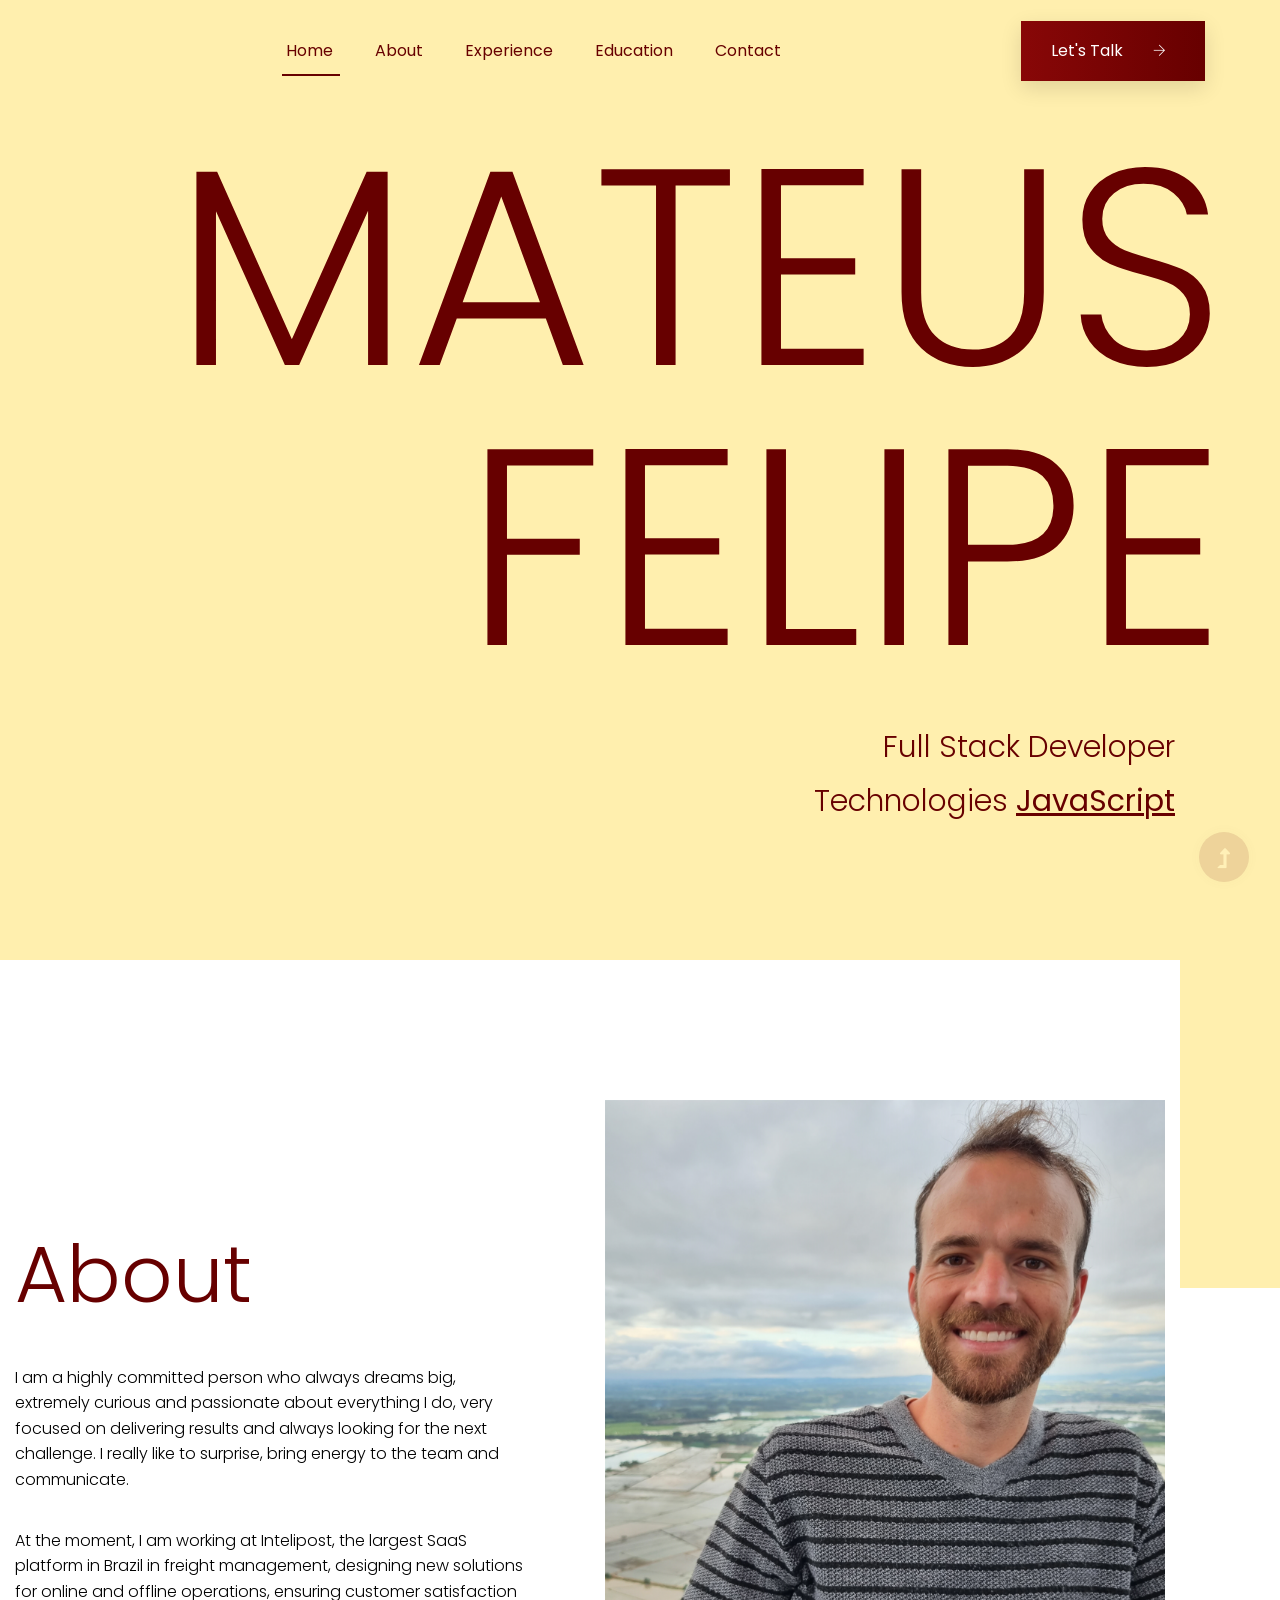
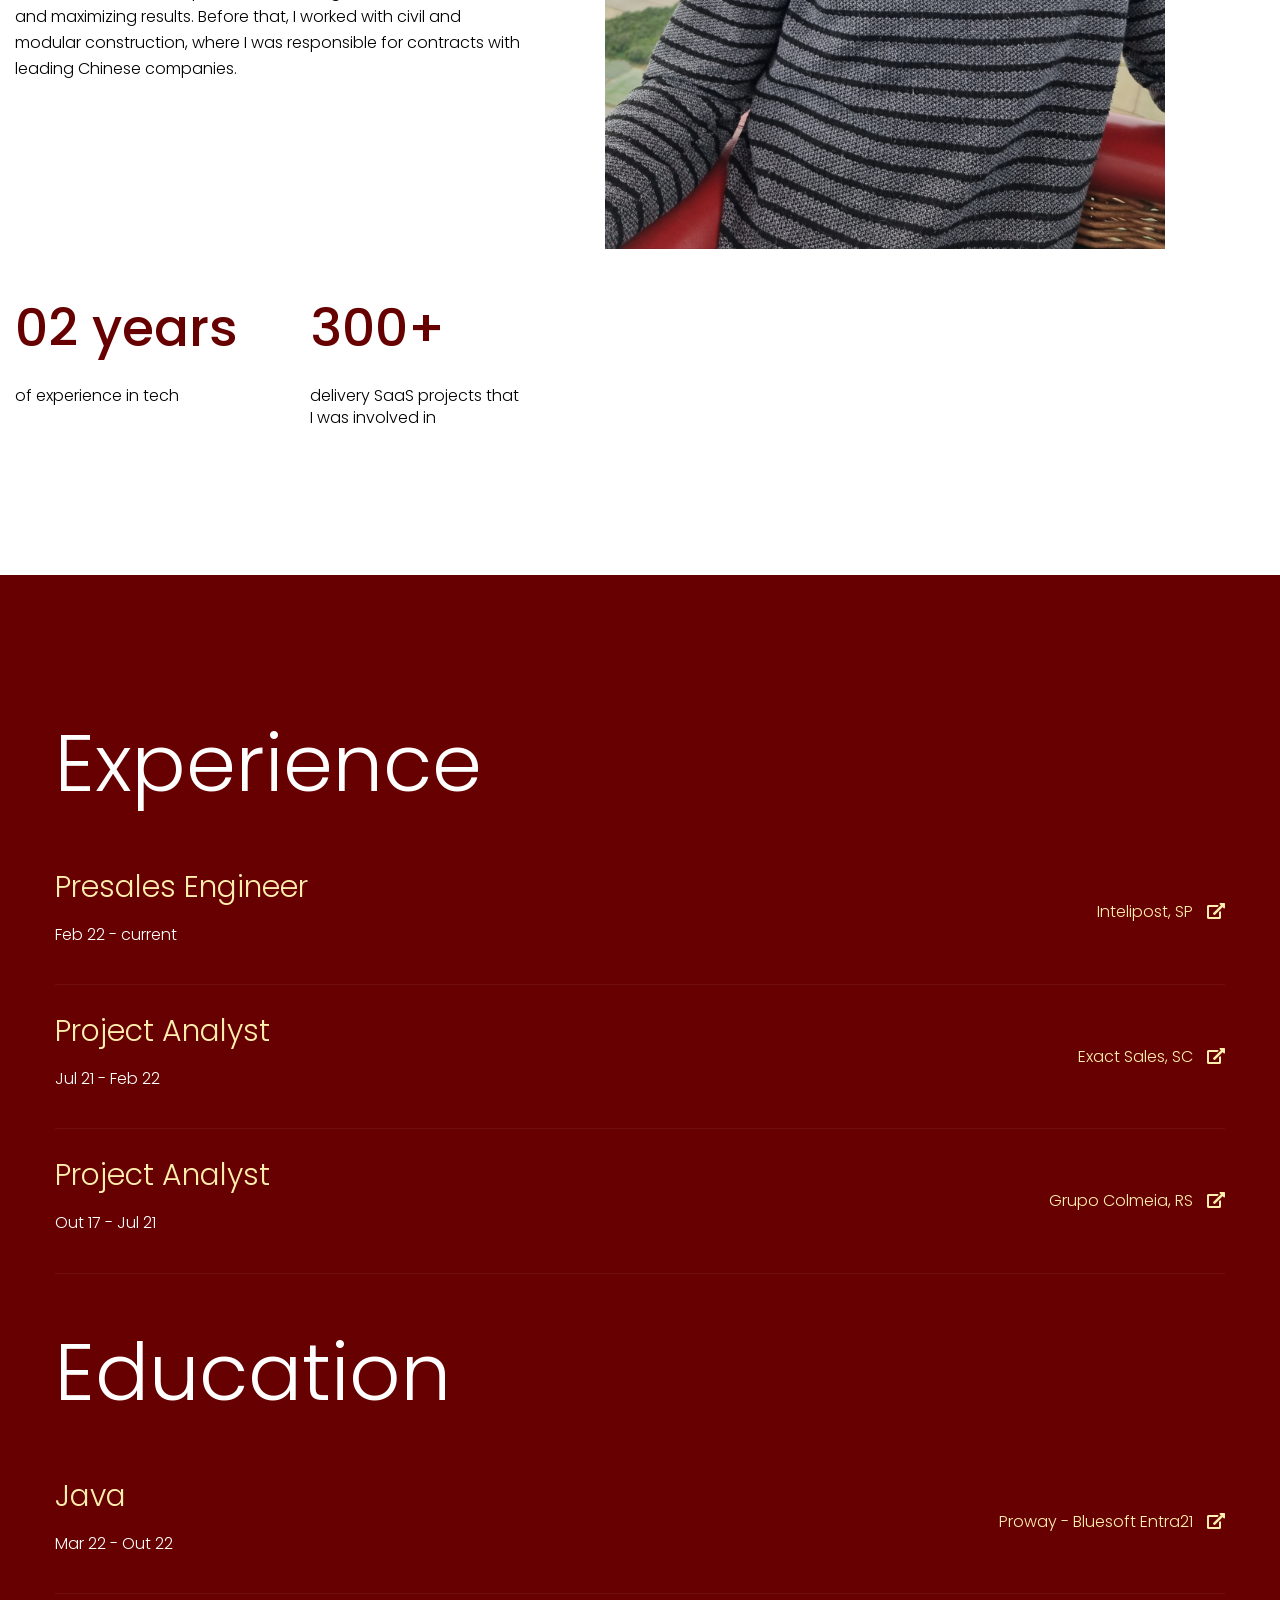
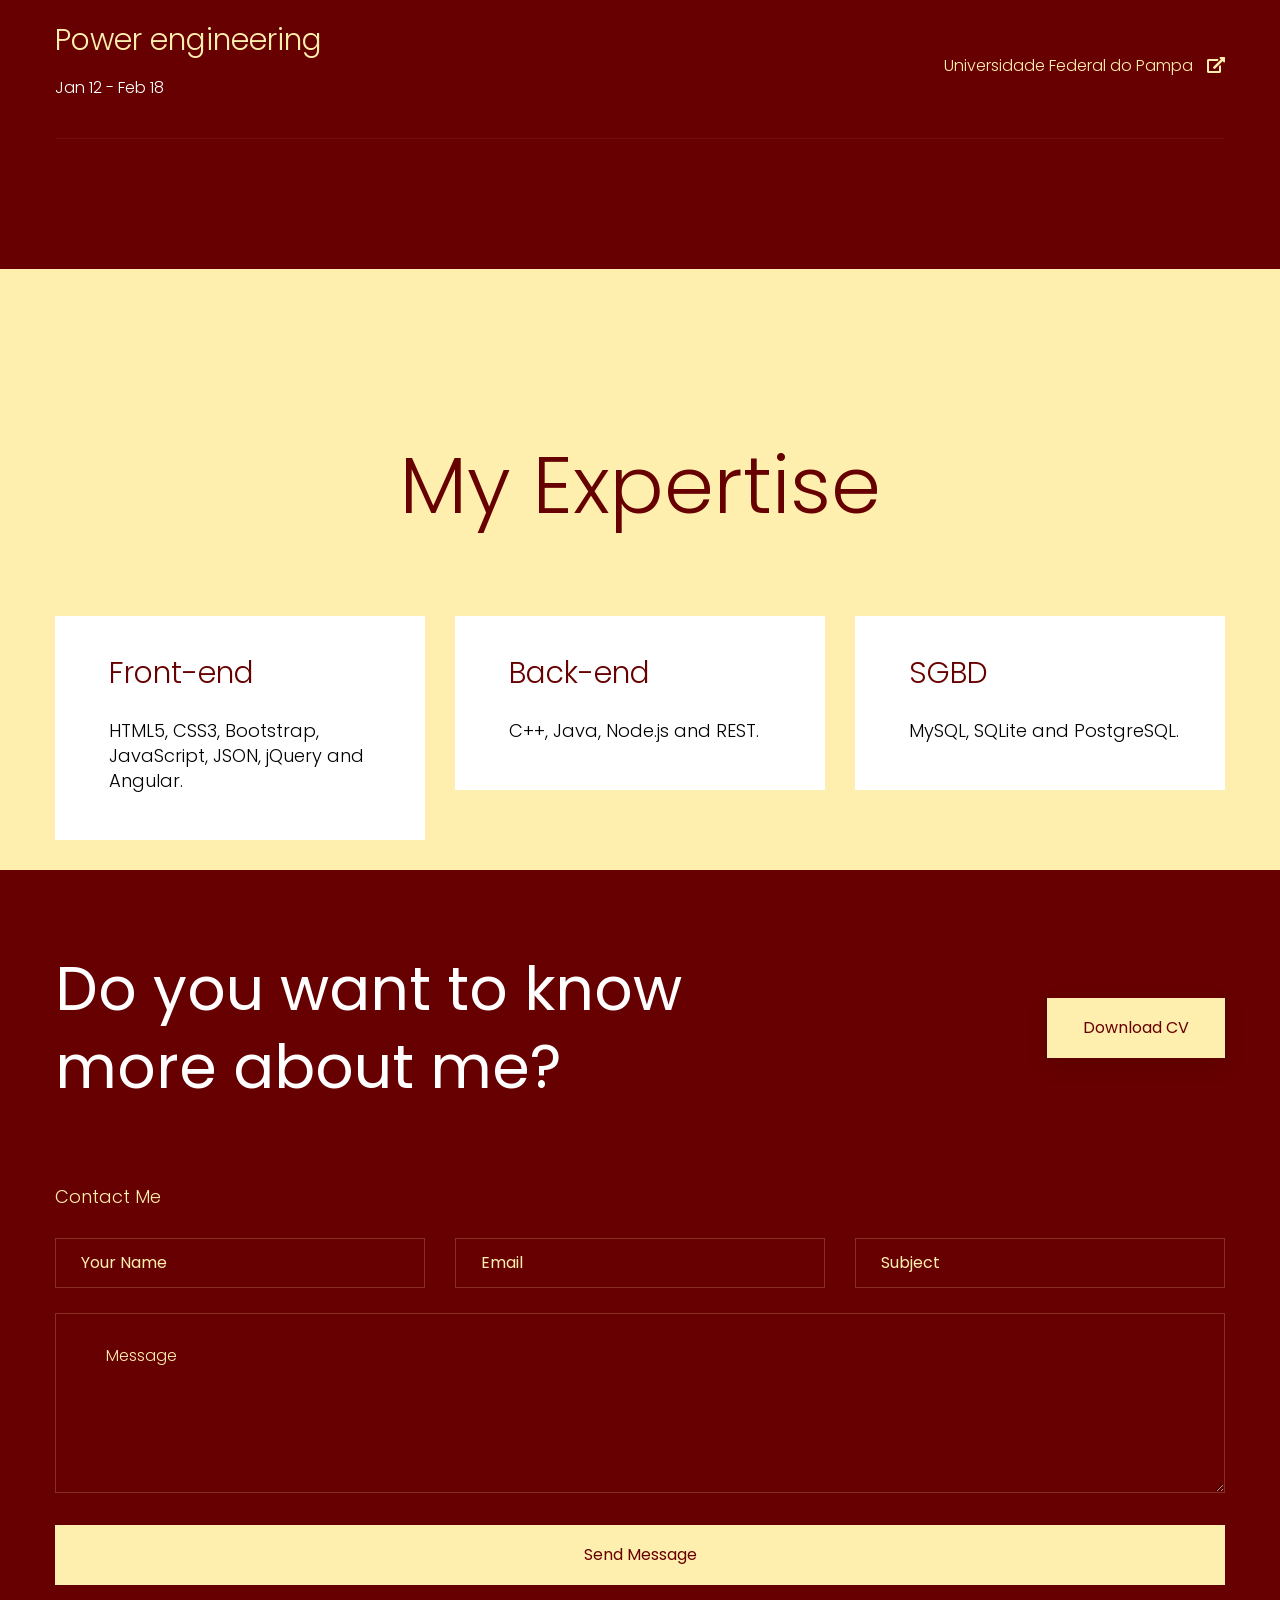
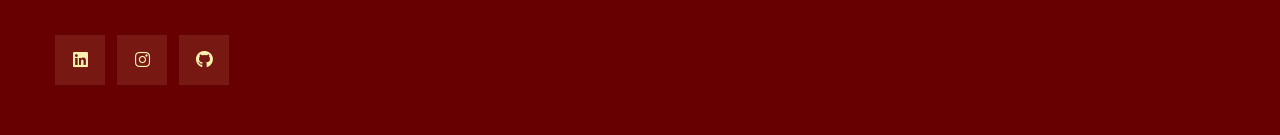
<file: index.html>
<!doctype html>
<html class="no-js" lang="zxx">
<head>
    <meta charset="utf-8">
    <meta http-equiv="x-ua-compatible" content="ie=edge">
    <title> Mateus Felipe | Fullstack</title>
    <meta name="description" content="">
    <meta name="viewport" content="width=device-width, initial-scale=1">
    <link rel="manifest" href="site.webmanifest">
    <link rel="shortcut icon" type="image/x-icon" href="assets/img/favicon.ico">

	<!-- CSS here -->
	<link rel="stylesheet" href="assets/css/bootstrap.min.css">
	<link rel="stylesheet" href="assets/css/owl.carousel.min.css">
	<link rel="stylesheet" href="assets/css/slicknav.css">
    <link rel="stylesheet" href="assets/css/flaticon.css">
    <link rel="stylesheet" href="assets/css/progressbar_barfiller.css">
    <link rel="stylesheet" href="assets/css/gijgo.css">
    <link rel="stylesheet" href="assets/css/animate.min.css">
    <link rel="stylesheet" href="assets/css/animated-headline.css">
	<link rel="stylesheet" href="assets/css/magnific-popup.css">
	<link rel="stylesheet" href="assets/css/fontawesome-all.min.css">
	<link rel="stylesheet" href="assets/css/themify-icons.css">
	<link rel="stylesheet" href="assets/css/slick.css">
	<link rel="stylesheet" href="assets/css/nice-select.css">
    <link rel="stylesheet" href="assets/css/style.css">
    
</head>
<body>
    <!-- ? Preloader Start -->
    <div id="preloader-active">
        <div class="preloader d-flex align-items-center justify-content-center">
            <div class="preloader-inner position-relative">
                <div class="preloader-circle"></div>
                <div class="preloader-img pere-text">
                    <img src="assets/img/logo/loder.png" alt="">
                </div>
            </div>
        </div>
    </div>
    <!-- Preloader Start -->
    <header>
        <div class="header-area header-transparent">
            <div class="main-header header-sticky">
                <div class="container-fluid">
                    <div class="menu-wrapper d-flex align-items-center justify-content-between">
                        <!-- Logo -->
                        <div class="logo">
                            <!-- <a href="index.html"><img src="assets/img/logo/logo.png" alt=""></a> -->
                        </div>
                        <!-- Main-menu -->
                        <div class="main-menu f-right d-none d-lg-block">
                            <nav>
                                <ul id="navigation">
                                    <li class="active"><a href="index.html">Home</a></li>
                                    <li><a href="#about">About</a></li>
                                    <li><a href="#exp">Experience</a></li>
                                    <li><a href="#edu">Education</a></li>
                                    <!-- <li><a href="blog.html">Blog</a>
                                        <ul class="submenu">
                                            <li><a href="blog.html">Blog</a></li>
                                            <li><a href="blog_details.html">Blog Details</a></li>
                                            <li><a href="elements.html">Elements</a></li>
                                        </ul>
                                    </li> -->
                                    <li><a href="#cont">Contact</a></li>
                                </ul>
                            </nav>
                        </div>          
                        <!-- Header-btn -->
                        <div class="header-info-right d-none d-lg-block">
                            <a href="https://wa.me/5553999731447" target="_blank" class="btn header-btn">Let's Talk <i class="ti-arrow-right"></i></a>
                        </div>
                        <!-- Mobile Menu -->
                        <div class="col-12">
                            <div class="mobile_menu d-block d-lg-none"></div>
                        </div>
                    </div>
                </div>
            </div>
        </div>
        <!-- Header End -->
    </header>
    <main>
        <!--? Hero Area Start-->
        <div class="slider-area">
            <div class="single-slider slider-height d-flex align-items-center">
                <div class="container">
                    <div class="row justify-content-center">
                        <div class="col-xl-12 col-lg-10 col-md-10 col-sm-10">
                            <!-- Hero Caption -->
                            <div class="hero__caption">
                                <h1>Mateus Felipe</h1>
                                <p>Full Stack Developer</p>
                                <p class="cd-headline letters scale">Technologies 
                                    <a href="#" class="cd-words-wrapper">
                                        <b class="is-visible">JavaScript</b>
                                        <b>Angular</b>
                                        <b>Bootstrap</b>
                                        <b>Java</b>
                                        <b>Node.js</b>
                                        <b>SQL</b>
                                    </a>
                                </p>
                            </div>
                        </div>
                    </div>
                </div>
            </div>
        </div>
        <!--Hero Area End-->
        <!--? About 1 Start-->
        <section class="about-area section-padding40">
        <div class="container">
            <div class="row align-items-center">
                <div class="col-xl-6 col-lg-6 col-md-10">
                    <div class="about-caption mb-50">
                        <!-- Section Tittle -->
                        <div id="about" class="section-tittle mb-35">
                            <h2>About</h2>
                        </div>
                        <p>I am a highly committed person who always dreams big, extremely curious and passionate about everything I do, very focused on delivering results and always looking for the next challenge. I really like to surprise, bring energy to the team and communicate.</p>
                       
                        <p>At the moment, I am working at Intelipost, the largest SaaS platform in Brazil in freight management, designing new solutions for online and offline operations, ensuring customer satisfaction and maximizing results. Before that, I worked with civil and modular construction, where I was responsible for contracts with leading Chinese companies.</p>
                    </div>
                </div>
                <div class="col-lg-6">
                    <div class="about-img">
                        <img src="assets/img/gallery/about1.png" alt="">
                    </div>
                </div>
            </div>
            <div class="row pt-40">
                <div class="col-lg-3 col-md-4 col-sm-6">
                    <div class="experience">
                        <span>02 years</span>
                        <p>of experience in tech</p>
                    </div>
                </div>
                <div class="col-lg-3 col-md-4 col-sm-6">
                    <div class="experience">
                        <span>300+</span>
                        <p>delivery SaaS projects that<br>I was involved in</p>
                    </div>
                </div>
                
            </div>
        </div>
        </section>
        <!-- About  End-->
        <!--? May-about Start -->
        <div class="may-about section-padding40">
            <div class="container">
                <div class="row">
                    <div class="col-lg-12">
                        <div id="exp" class="section-tittle2 mb-30">
                            <h2>Experience</h2>
                        </div>
                    </div>
                    <div class="col-xl-12">
                        <div class="single-about">
                            <div class="tittle-experience">
                                <h3>Presales Engineer</h3>
                                <p>Feb 22 - current</p>
                            </div>
                            <div class="experience-link">
                                <a href="https://www.intelipost.com.br/" target="_blank">Intelipost, SP <i class="fas fa-external-link-alt"></i></a>
                            </div>
                        </div>
                    </div>
                    <div class="col-xl-12">
                        <div class="single-about">
                            <div class="tittle-experience">
                                <h3>Project Analyst</h3>
                                <p>Jul 21 - Feb 22</p>
                            </div>
                            <div class="experience-link">
                                <a href="https://www.exactsales.com.br/" target="_blank">Exact Sales, SC <i class="fas fa-external-link-alt"></i></a>
                            </div>
                        </div>
                    </div>
                    <div class="col-xl-12">
                        <div class="single-about">
                            <div class="tittle-experience">
                                <h3>Project Analyst</h3>
                                <p>Out 17 - Jul 21</p>
                            </div>
                            <div class="experience-link">
                                <a href="https://www.grupocolmeia.com.br/sobre/" target="_blank">Grupo Colmeia, RS <i class="fas fa-external-link-alt"></i></a>
                            </div>
                        </div>
                    </div>
                    <div class="col-lg-12">
                        <div id="edu" class="section-tittle2 mb-30 pt-50">
                            <h2>Education</h2>
                        </div>
                    </div>
                    <div class="col-xl-12">
                        <div class="single-about">
                            <div class="tittle-experience">
                                <h3>Java</h3>
                                <p>Mar 22 - Out 22</p>
                            </div>
                            <div class="experience-link">
                                <a href="https://www.proway.com.br/" target="_blank">Proway - Bluesoft Entra21 <i class="fas fa-external-link-alt"></i></a>
                            </div>
                        </div>
                    </div>
                    <div class="col-xl-12">
                        <div class="single-about">
                            <div class="tittle-experience">
                                <h3>Power engineering</h3>
                                <p>Jan 12 - Feb 18</p>
                            </div>
                            <div class="experience-link">
                                <a href="https://unipampa.edu.br/bage/" target="_blank">Universidade Federal do Pampa <i class="fas fa-external-link-alt"></i></a>
                            </div>
                        </div>
                    </div>
                </div>
            </div>
        </div>
        <!-- May-about End -->
        <!--? My Expertise Start -->
        <div class="our-services pt-top section-bg1">
            <div class="container">
                <div class="rwo">
                    <div class="col-xl-12">
                        <div class="section-tittle mb-75 text-center">
                            <h2>My Expertise</h2>
                        </div>
                    </div>
                </div>
                <div class="row d-flex justify-contnet-center">
                    <div class="col-lg-4 col-md-4 col-sm-6">
                        <div class="single-services mb-30">
                            <div class="services-cap">
                                <h5>Front-end</h5>
                                <p>HTML5, CSS3, Bootstrap, JavaScript, JSON, jQuery and Angular. </p>
                            </div>
                        </div>
                    </div>
                    <div class="col-lg-4 col-md-4 col-sm-6">
                        <div class="single-services mb-30">
                            <div class="services-cap">
                                <h5>Back-end</h5>
                                <p>C++, Java, Node.js and REST.</p>
                            </div>
                        </div>
                    </div>
                    <div class="col-lg-4 col-md-4 col-sm-6">
                        <div class="single-services mb-30">
                            <div class="services-cap">
                                <h5>SGBD</h5>
                                <p>MySQL, SQLite and PostgreSQL.</p>
                            </div>
                        </div>
                    </div>
                </div>
            </div>
        </div>
        <!-- My Expertise End -->
        <!--? Gallery Area Start -->
        <!-- <div class="gallery-area section-padding40">
            <div class="container">
                <div class="row">
                    <div class="col-lg-12">
                        <div class="section-tittle mb-60">
                            <h2>Selected Portfolios</h2>
                        </div>
                    </div>
                </div>
                <div class="row justify-content-between">
                    <div class="offset-xl-1 col-xl-5 col-lg-6 col-md-6 col-sm-6">
                        <div class="box snake mb-30">
                            <div class="gallery-img small-img " style="background-image: url(assets/img/gallery/gallery1.png);"></div>
                            <div class="overlay">
                                <div class="overlay-content">
                                    <a href="assets/img/gallery/gallery1.png" class="img-pop-up"><i class="ti-plus"></i></a>
                                </div>
                            </div>
                        </div>
                    </div>
                    <div class="col-xl-5 ol-lg-6 col-lg-6 col-md-6 col-sm-6">
                        <div class="box snake mb-30">
                            <div class="gallery-img small-img " style="background-image: url(assets/img/gallery/gallery2.png);"></div>
                            <div class="overlay">
                                <div class="overlay-content">
                                    <a href="assets/img/gallery/gallery2.png" class="img-pop-up"><i class="ti-plus"></i></a>
                                </div>
                            </div>
                        </div>
                    </div>
                    <div class="offset-xl-1 col-xl-5 col-lg-6 col-md-6 col-sm-6">
                        <div class="box snake mb-30">
                            <div class="gallery-img small-img " style="background-image: url(assets/img/gallery/gallery3.png);"></div>
                            <div class="overlay">
                                <div class="overlay-content">
                                    <a href="assets/img/gallery/gallery2.png" class="img-pop-up"><i class="ti-plus"></i></a>
                                </div>
                            </div>
                        </div>
                    </div>
                    <div class="col-xl-5 col-lg-6 col-md-6 col-sm-6">
                        <div class="box snake mb-30">
                            <div class="gallery-img small-img " style="background-image: url(assets/img/gallery/gallery4.png);"></div>
                            <div class="overlay">
                                <div class="overlay-content">
                                    <a href="assets/img/gallery/gallery3.png" class="img-pop-up"><i class="ti-plus"></i></a>
                                </div>
                            </div>
                        </div>
                    </div>
                </div>
            </div>
        </div> -->
        <!-- Gallery Area End -->
    </main>
    <footer>
        <div id="cont" class="footer-wrappr">
            <div class="footer-top">
                <!-- Want To work -->
                <section class="wantToWork-area ">
                    <div class="container">
                        <div class="wants-wrapper w-padding2">
                            <div class="row align-items-center justify-content-between">
                                <div class="col-xl-7 col-lg-9 col-md-8">
                                    <div class="wantToWork-caption wantToWork-caption2">
                                        <h2>Do you want to know more about me?</h2>
                                    </div>
                                </div>
                                <div class="col-xl-2 col-lg-3 col-md-4">
                                    <a href="https://drive.google.com/file/d/1AiZr1pNZ7kMiqYN4_8_XPFpy5GQOvU8E/view?usp=sharing" target="_blank" class="btn white-btn f-right sm-left">Download CV</a>
                                </div>
                            </div>
                        </div>
                    </div>
                </section>
                <!-- Want To work End -->
                <div class="container">
                    <div class="row">
                        <div class="col-lg-12">
                            <!-- contact-form -->
                            <div class="form-wrapper">
                                <div class="row ">
                                    <div class="col-xl-12">
                                        <div class="small-tittle mb-30">
                                            <h4>Contact Me</h4>
                                        </div>
                                    </div>
                                </div>
                                <form id="contact-form" action="#" method="POST">
                                    <div class="row">
                                        <div class="col-lg-4 col-md-6">
                                            <div class="form-box user-icon mb-25">
                                                <input type="text" name="name" placeholder="Your name">
                                            </div>
                                        </div>
                                        <div class="col-lg-4 col-md-6">
                                            <div class="form-box email-icon mb-25">
                                                <input type="text" name="email" placeholder="Email">
                                            </div>
                                        </div>
                                        <div class="col-lg-4 col-md-6">
                                            <div class="form-box email-icon mb-25">
                                                <input type="text" name="email" id="subject" placeholder="Subject">
                                            </div>
                                        </div>
                                        <div class="col-lg-12">
                                            <div class="form-box message-icon mb-25">
                                                <textarea name="message" id="message" placeholder="Message"></textarea>
                                            </div>
                                            <div class="submit-info">
                                                <button class="submit-btn2" type="submit" method="post" action="mailto:mateus.goettems@gmail.com?subject=subject&message=message">Send Message</button>
                                            </div>
                                        </div>
                                    </div>
                                </form> 
                            </div>
                        </div>
                    </div>
                </div>
            </div>
            <!-- footer-bottom area -->
            <div class="footer-bottom-area">
                <div class="container">
                    <div class="footer-border">
                        <div class="row align-items-center">
                            <div class="col-xl-4 col-lg-4">
                                <div class="footer-social">                                   
                                    <a href="https://www.linkedin.com/in/mateusgoettems/" target="_blank"><i class="fab fa-linkedin"></i></a>
                                    <a href="https://www.instagram.com/mateusgoettems/" target="_blank"><i class="fab fa-instagram"></i></a>
                                    <a href="https://github.com/mat-felipe" target="_blank"><i class="fab fa-github"></i></a>
                                    
                                </div>
                            </div>
                            <div class="col-xl-8 col-lg-8">
                                <div class="footer-copy-right f-right">
                                    
                                </div>
                            </div>
                        </div>
                    </div>
                </div>
            </div>
        </div>
    </footer>
    <!-- Scroll Up -->
    <div id="back-top" >
        <a title="Go to Top" href="#"> <i class="fas fa-level-up-alt"></i></a>
    </div>
    <!-- JS here -->

    <script src="./assets/js/vendor/modernizr-3.5.0.min.js"></script>
    <!-- Jquery, Popper, Bootstrap -->
    <script src="./assets/js/vendor/jquery-1.12.4.min.js"></script>
    <script src="./assets/js/popper.min.js"></script>
    <script src="./assets/js/bootstrap.min.js"></script>
    <!-- Jquery Mobile Menu -->
    <script src="./assets/js/jquery.slicknav.min.js"></script>

    <!-- Jquery Slick , Owl-Carousel Plugins -->
    <script src="./assets/js/owl.carousel.min.js"></script>
    <script src="./assets/js/slick.min.js"></script>
    <!-- One Page, Animated-HeadLin -->
    <script src="./assets/js/wow.min.js"></script>
    <script src="./assets/js/animated.headline.js"></script>
    <script src="./assets/js/jquery.magnific-popup.js"></script>

    <!-- Date Picker -->
    <script src="./assets/js/gijgo.min.js"></script>
    <!-- Nice-select, sticky -->
    <script src="./assets/js/jquery.nice-select.min.js"></script>
    <script src="./assets/js/jquery.sticky.js"></script>
    <!-- Progress -->
    <script src="./assets/js/jquery.barfiller.js"></script>
    
    <!-- counter , waypoint,Hover Direction -->
    <script src="./assets/js/jquery.counterup.min.js"></script>
    <script src="./assets/js/waypoints.min.js"></script>
    <script src="./assets/js/jquery.countdown.min.js"></script>
    <script src="./assets/js/hover-direction-snake.min.js"></script>

    <!-- contact js -->
    <script src="./assets/js/contact.js"></script>
    <script src="./assets/js/jquery.form.js"></script>
    <script src="./assets/js/jquery.validate.min.js"></script>
    <script src="./assets/js/mail-script.js"></script>
    <script src="./assets/js/jquery.ajaxchimp.min.js"></script>
    
    <!-- Jquery Plugins, main Jquery -->	
    <script src="./assets/js/plugins.js"></script>
    <script src="./assets/js/main.js"></script>


    
    </body>
</html>
</file>
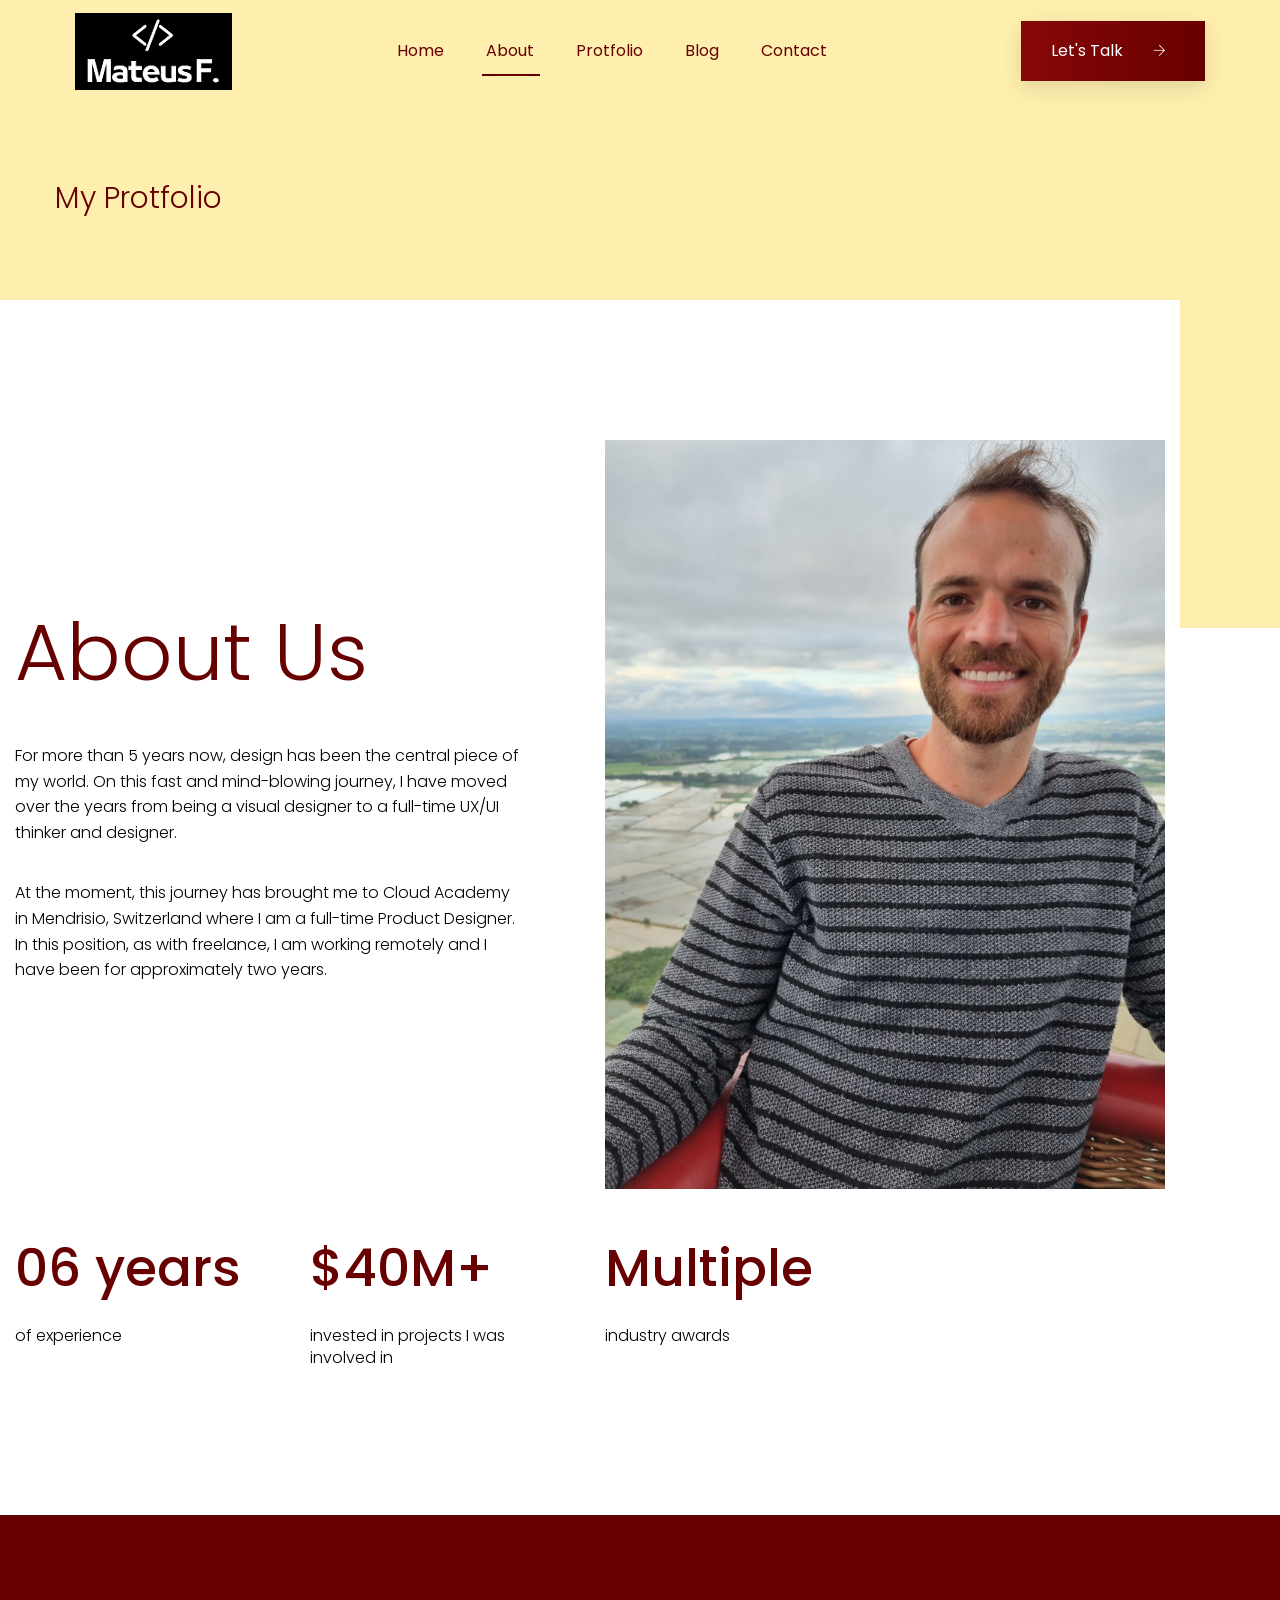
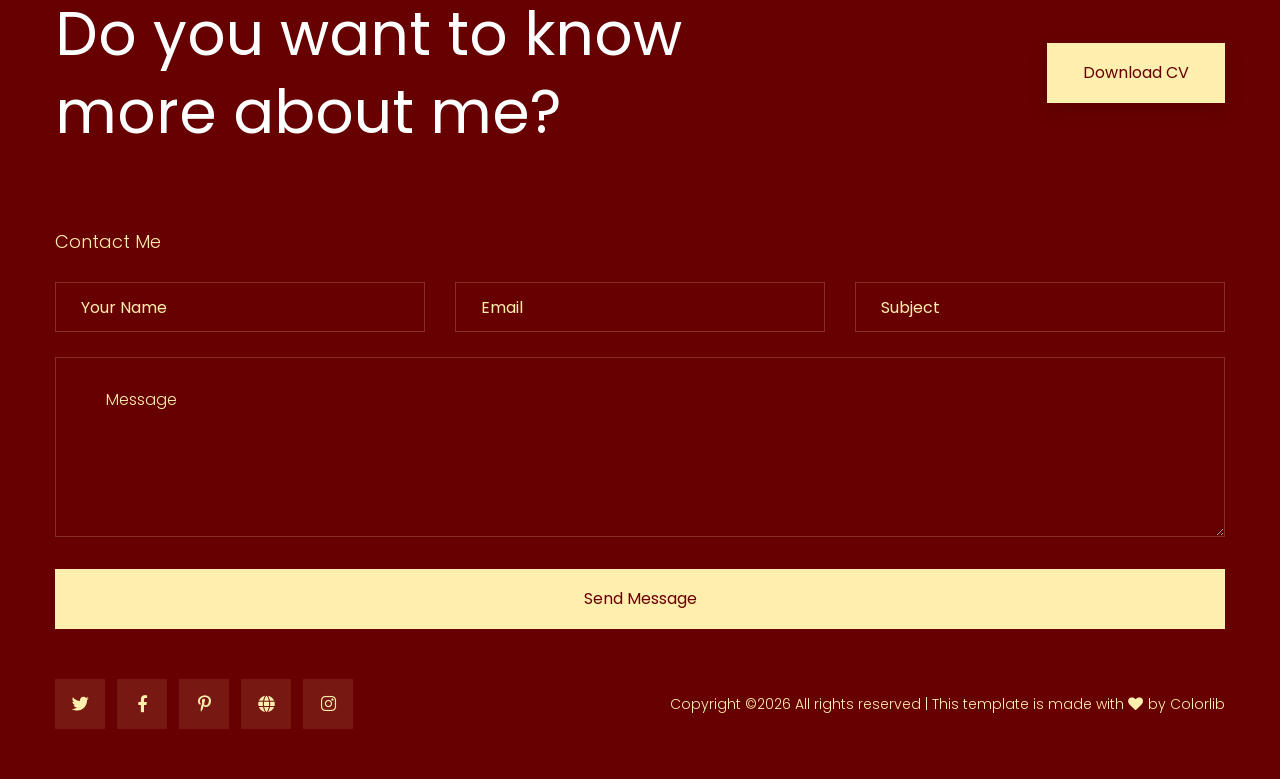
<file: about.html>
<!doctype html>
<html class="no-js" lang="zxx">
<head>
    <meta charset="utf-8">
    <meta http-equiv="x-ua-compatible" content="ie=edge">
    <title> Personal | Teamplate</title>
    <meta name="description" content="">
    <meta name="viewport" content="width=device-width, initial-scale=1">
    <link rel="manifest" href="site.webmanifest">
    <link rel="shortcut icon" type="image/x-icon" href="assets/img/favicon.ico">

	<!-- CSS here -->
	<link rel="stylesheet" href="assets/css/bootstrap.min.css">
	<link rel="stylesheet" href="assets/css/owl.carousel.min.css">
	<link rel="stylesheet" href="assets/css/slicknav.css">
    <link rel="stylesheet" href="assets/css/flaticon.css">
    <link rel="stylesheet" href="assets/css/progressbar_barfiller.css">
    <link rel="stylesheet" href="assets/css/gijgo.css">
    <link rel="stylesheet" href="assets/css/animate.min.css">
    <link rel="stylesheet" href="assets/css/animated-headline.css">
	<link rel="stylesheet" href="assets/css/magnific-popup.css">
	<link rel="stylesheet" href="assets/css/fontawesome-all.min.css">
	<link rel="stylesheet" href="assets/css/themify-icons.css">
	<link rel="stylesheet" href="assets/css/slick.css">
	<link rel="stylesheet" href="assets/css/nice-select.css">
    <link rel="stylesheet" href="assets/css/style.css">
    
</head>
<body>
    <!-- ? Preloader Start -->
    <div id="preloader-active">
        <div class="preloader d-flex align-items-center justify-content-center">
            <div class="preloader-inner position-relative">
                <div class="preloader-circle"></div>
                <div class="preloader-img pere-text">
                    <img src="assets/img/logo/loder.png" alt="">
                </div>
            </div>
        </div>
    </div>
    <!-- Preloader Start -->
    <header>
        <div class="header-area header-transparent">
            <div class="main-header header-sticky">
                <div class="container-fluid">
                    <div class="menu-wrapper d-flex align-items-center justify-content-between">
                        <!-- Logo -->
                        <div class="logo">
                            <a href="index.html"><img src="assets/img/logo/logo.png" alt=""></a>
                        </div>
                        <!-- Main-menu -->
                        <div class="main-menu f-right d-none d-lg-block">
                            <nav>
                                <ul id="navigation">
                                    <li><a href="index.html">Home</a></li>
                                    <li class="active"><a href="about.html">About</a></li>
                                    <li><a href="protfolio.html">Protfolio</a></li>
                                    <li><a href="blog.html">Blog</a>
                                        <ul class="submenu">
                                            <li><a href="blog.html">Blog</a></li>
                                            <li><a href="blog_details.html">Blog Details</a></li>
                                            <li><a href="elements.html">Elements</a></li>
                                        </ul>
                                    </li>
                                    <li><a href="contact.html">Contact</a></li>
                                </ul>
                            </nav>
                        </div>          
                        <!-- Header-btn -->
                        <div class="header-info-right d-none d-lg-block">
                            <a href="#" class="btn header-btn">Let's Talk <i class="ti-arrow-right"></i></a>
                        </div>
                        <!-- Mobile Menu -->
                        <div class="col-12">
                            <div class="mobile_menu d-block d-lg-none"></div>
                        </div>
                    </div>
                </div>
            </div>
        </div>
        <!-- Header End -->
    </header>
    <main>
        <!--? Hero Area Start-->
        <div class="hero-area2 d-flex align-items-center">
            <div class="container">
                <div class="row ">
                    <div class="col-xl-12">
                        <!-- Hero Caption -->
                        <div class="hero-cap pt-100">
                            <h2>My Protfolio</h2>
                        </div>
                    </div>
                </div>
            </div>
        </div>
        <!--Hero Area End-->
        <!--? About 1 Start-->
        <section class="about-area section-padding40">
        <div class="container">
            <div class="row align-items-center">
                <div class="col-xl-6 col-lg-6 col-md-10">
                    <div class="about-caption mb-50">
                        <!-- Section Tittle -->
                        <div class="section-tittle mb-35">
                            <h2>About Us</h2>
                        </div>
                        <p>For more than 5 years now, design has been the central piece of my world. On this fast and mind-blowing journey, I have moved over the years from being a visual designer to a full-time UX/UI thinker and designer.</p>
                        <p>At the moment, this journey has brought me to Cloud Academy in Mendrisio, Switzerland where I am a full-time Product Designer. In this position, as with freelance, I am working remotely and I have been for approximately two years.</p>
                    </div>
                </div>
                <div class="col-lg-6">
                    <div class="about-img">
                        <img src="assets/img/gallery/about1.png" alt="">
                    </div>
                </div>
            </div>
            <div class="row pt-40">
                <div class="col-lg-3 col-md-4 col-sm-6">
                    <div class="experience">
                        <span>06 years</span>
                        <p>of experience</p>
                    </div>
                </div>
                <div class="col-lg-3 col-md-4 col-sm-6">
                    <div class="experience">
                        <span>$40M+</span>
                        <p>invested in projects I was<br> involved in</p>
                    </div>
                </div>
                <div class="col-lg-3 col-md-4 col-sm-6">
                    <div class="experience">
                        <span>Multiple</span>
                        <p>industry awards</p>
                    </div>
                </div>
            </div>
        </div>
        </section>
        <!-- About  End-->
    </main>
    <footer>
        <div class="footer-wrappr">
            <div class="footer-top">
                <!-- Want To work -->
                <section class="wantToWork-area ">
                    <div class="container">
                        <div class="wants-wrapper w-padding2">
                            <div class="row align-items-center justify-content-between">
                                <div class="col-xl-7 col-lg-9 col-md-8">
                                    <div class="wantToWork-caption wantToWork-caption2">
                                        <h2>Do you want to know more about me?</h2>
                                    </div>
                                </div>
                                <div class="col-xl-2 col-lg-3 col-md-4">
                                    <a href="#" class="btn white-btn f-right sm-left">Download CV</a>
                                </div>
                            </div>
                        </div>
                    </div>
                </section>
                <!-- Want To work End -->
                <div class="container">
                    <div class="row">
                        <div class="col-lg-12">
                            <!-- contact-form -->
                            <div class="form-wrapper">
                                <div class="row ">
                                    <div class="col-xl-12">
                                        <div class="small-tittle mb-30">
                                            <h4>Contact Me</h4>
                                        </div>
                                    </div>
                                </div>
                                <form id="contact-form" action="#" method="POST">
                                    <div class="row">
                                        <div class="col-lg-4 col-md-6">
                                            <div class="form-box user-icon mb-25">
                                                <input type="text" name="name" placeholder="Your name">
                                            </div>
                                        </div>
                                        <div class="col-lg-4 col-md-6">
                                            <div class="form-box email-icon mb-25">
                                                <input type="text" name="email" placeholder="Email">
                                            </div>
                                        </div>
                                        <div class="col-lg-4 col-md-6">
                                            <div class="form-box email-icon mb-25">
                                                <input type="text" name="email" placeholder="Subject">
                                            </div>
                                        </div>
                                        <div class="col-lg-12">
                                            <div class="form-box message-icon mb-25">
                                                <textarea name="message" id="message" placeholder="Message"></textarea>
                                            </div>
                                            <div class="submit-info">
                                                <button class="submit-btn2" type="submit">Send Message</button>
                                            </div>
                                        </div>
                                    </div>
                                </form> 
                            </div>
                        </div>
                    </div>
                </div>
            </div>
            <!-- footer-bottom area -->
            <div class="footer-bottom-area">
                <div class="container">
                    <div class="footer-border">
                        <div class="row align-items-center">
                            <div class="col-xl-4 col-lg-4">
                                <div class="footer-social">
                                    <a href="#"><i class="fab fa-twitter"></i></a>
                                    <a href="https://bit.ly/sai4ull"><i class="fab fa-facebook-f"></i></a>
                                    <a href="#"><i class="fab fa-pinterest-p"></i></a>
                                    <a href="#"><i class="fas fa-globe"></i></a>
                                    <a href="#"><i class="fab fa-instagram"></i></a>
                                </div>
                            </div>
                            <div class="col-xl-8 col-lg-8">
                                <div class="footer-copy-right f-right">
                                    <p><!-- Link back to Colorlib can't be removed. Template is licensed under CC BY 3.0. -->
  Copyright &copy;<script>document.write(new Date().getFullYear());</script> All rights reserved | This template is made with <i class="fa fa-heart" aria-hidden="true"></i> by <a href="https://colorlib.com" target="_blank">Colorlib</a>
  <!-- Link back to Colorlib can't be removed. Template is licensed under CC BY 3.0. --></p>
                                </div>
                            </div>
                        </div>
                    </div>
                </div>
            </div>
        </div>
    </footer>
    <!-- Scroll Up -->
    <div id="back-top" >
        <a title="Go to Top" href="#"> <i class="fas fa-level-up-alt"></i></a>
    </div>
    <!-- JS here -->

    <script src="./assets/js/vendor/modernizr-3.5.0.min.js"></script>
    <!-- Jquery, Popper, Bootstrap -->
    <script src="./assets/js/vendor/jquery-1.12.4.min.js"></script>
    <script src="./assets/js/popper.min.js"></script>
    <script src="./assets/js/bootstrap.min.js"></script>
    <!-- Jquery Mobile Menu -->
    <script src="./assets/js/jquery.slicknav.min.js"></script>

    <!-- Jquery Slick , Owl-Carousel Plugins -->
    <script src="./assets/js/owl.carousel.min.js"></script>
    <script src="./assets/js/slick.min.js"></script>
    <!-- One Page, Animated-HeadLin -->
    <script src="./assets/js/wow.min.js"></script>
    <script src="./assets/js/animated.headline.js"></script>
    <script src="./assets/js/jquery.magnific-popup.js"></script>

    <!-- Date Picker -->
    <script src="./assets/js/gijgo.min.js"></script>
    <!-- Nice-select, sticky -->
    <script src="./assets/js/jquery.nice-select.min.js"></script>
    <script src="./assets/js/jquery.sticky.js"></script>
    <!-- Progress -->
    <script src="./assets/js/jquery.barfiller.js"></script>
    
    <!-- counter , waypoint,Hover Direction -->
    <script src="./assets/js/jquery.counterup.min.js"></script>
    <script src="./assets/js/waypoints.min.js"></script>
    <script src="./assets/js/jquery.countdown.min.js"></script>
    <script src="./assets/js/hover-direction-snake.min.js"></script>

    <!-- contact js -->
    <script src="./assets/js/contact.js"></script>
    <script src="./assets/js/jquery.form.js"></script>
    <script src="./assets/js/jquery.validate.min.js"></script>
    <script src="./assets/js/mail-script.js"></script>
    <script src="./assets/js/jquery.ajaxchimp.min.js"></script>
    
    <!-- Jquery Plugins, main Jquery -->	
    <script src="./assets/js/plugins.js"></script>
    <script src="./assets/js/main.js"></script>


    
    </body>
</html>
</file>
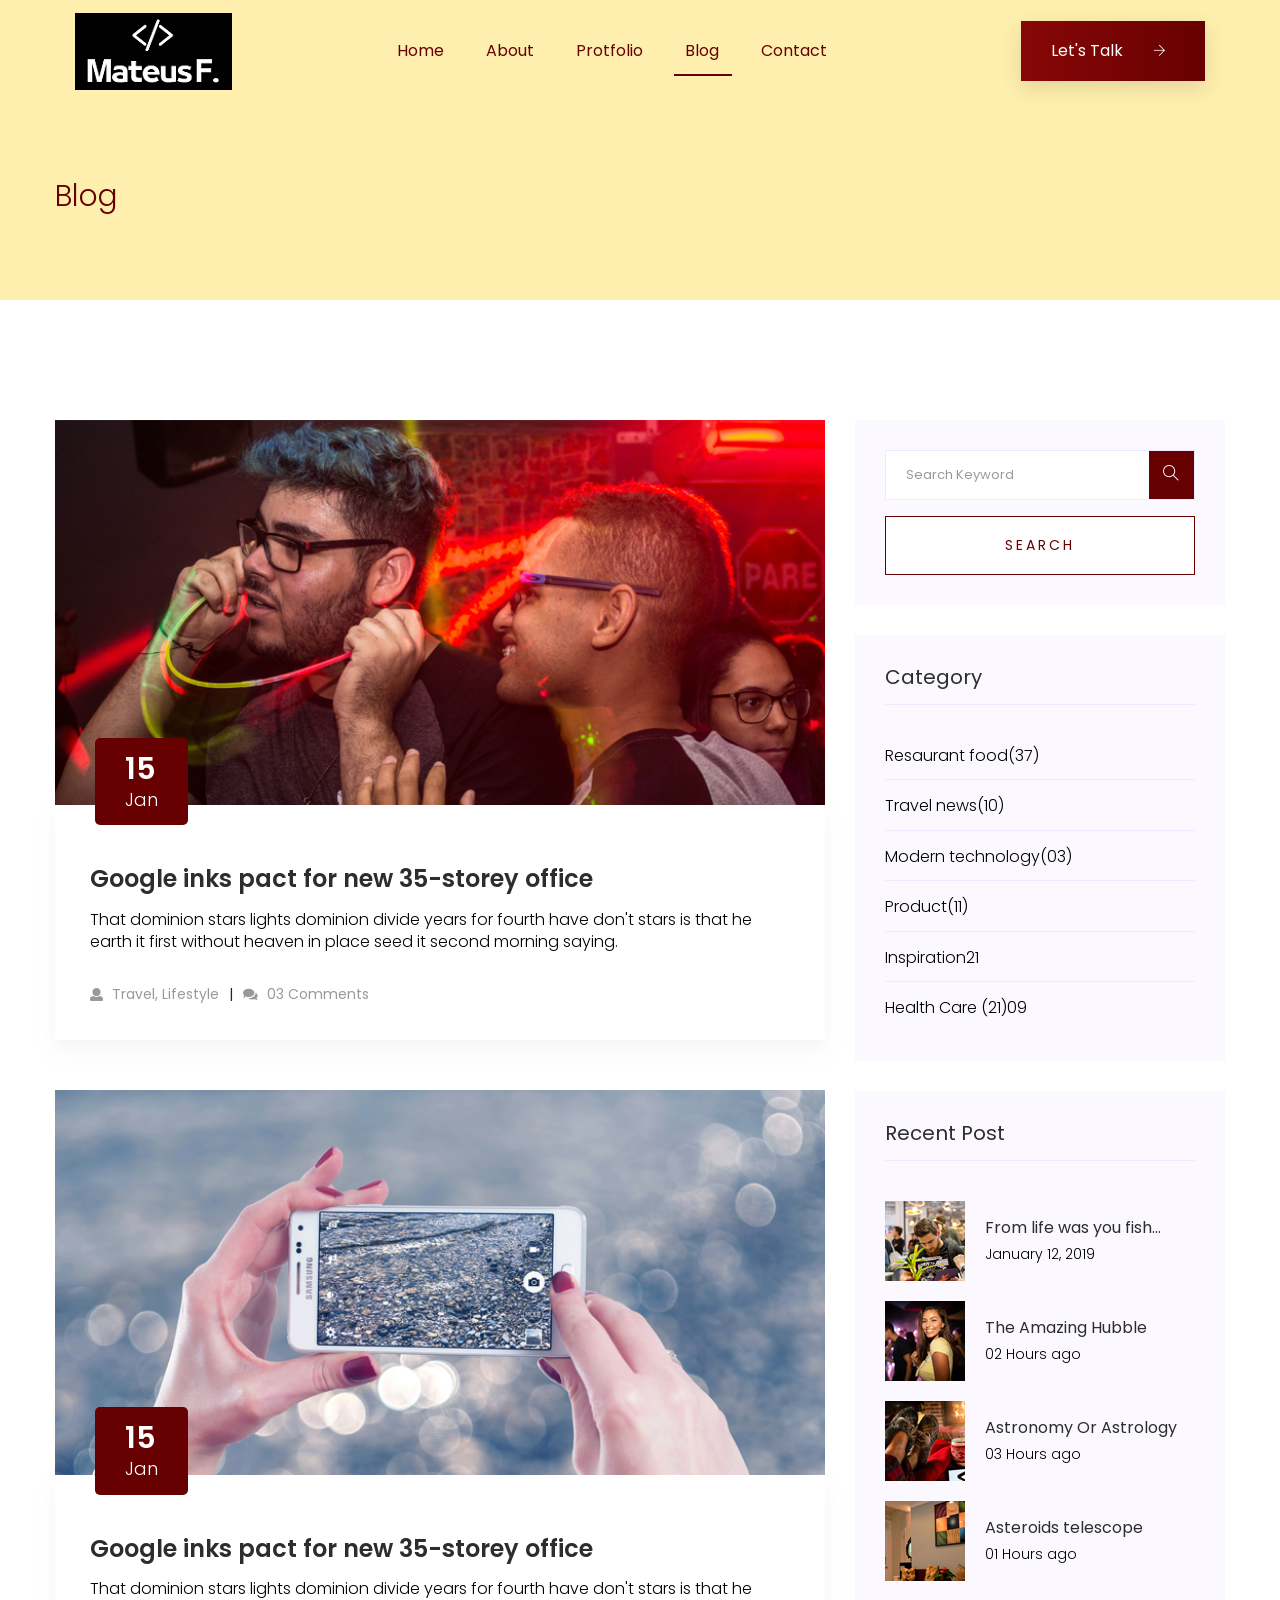
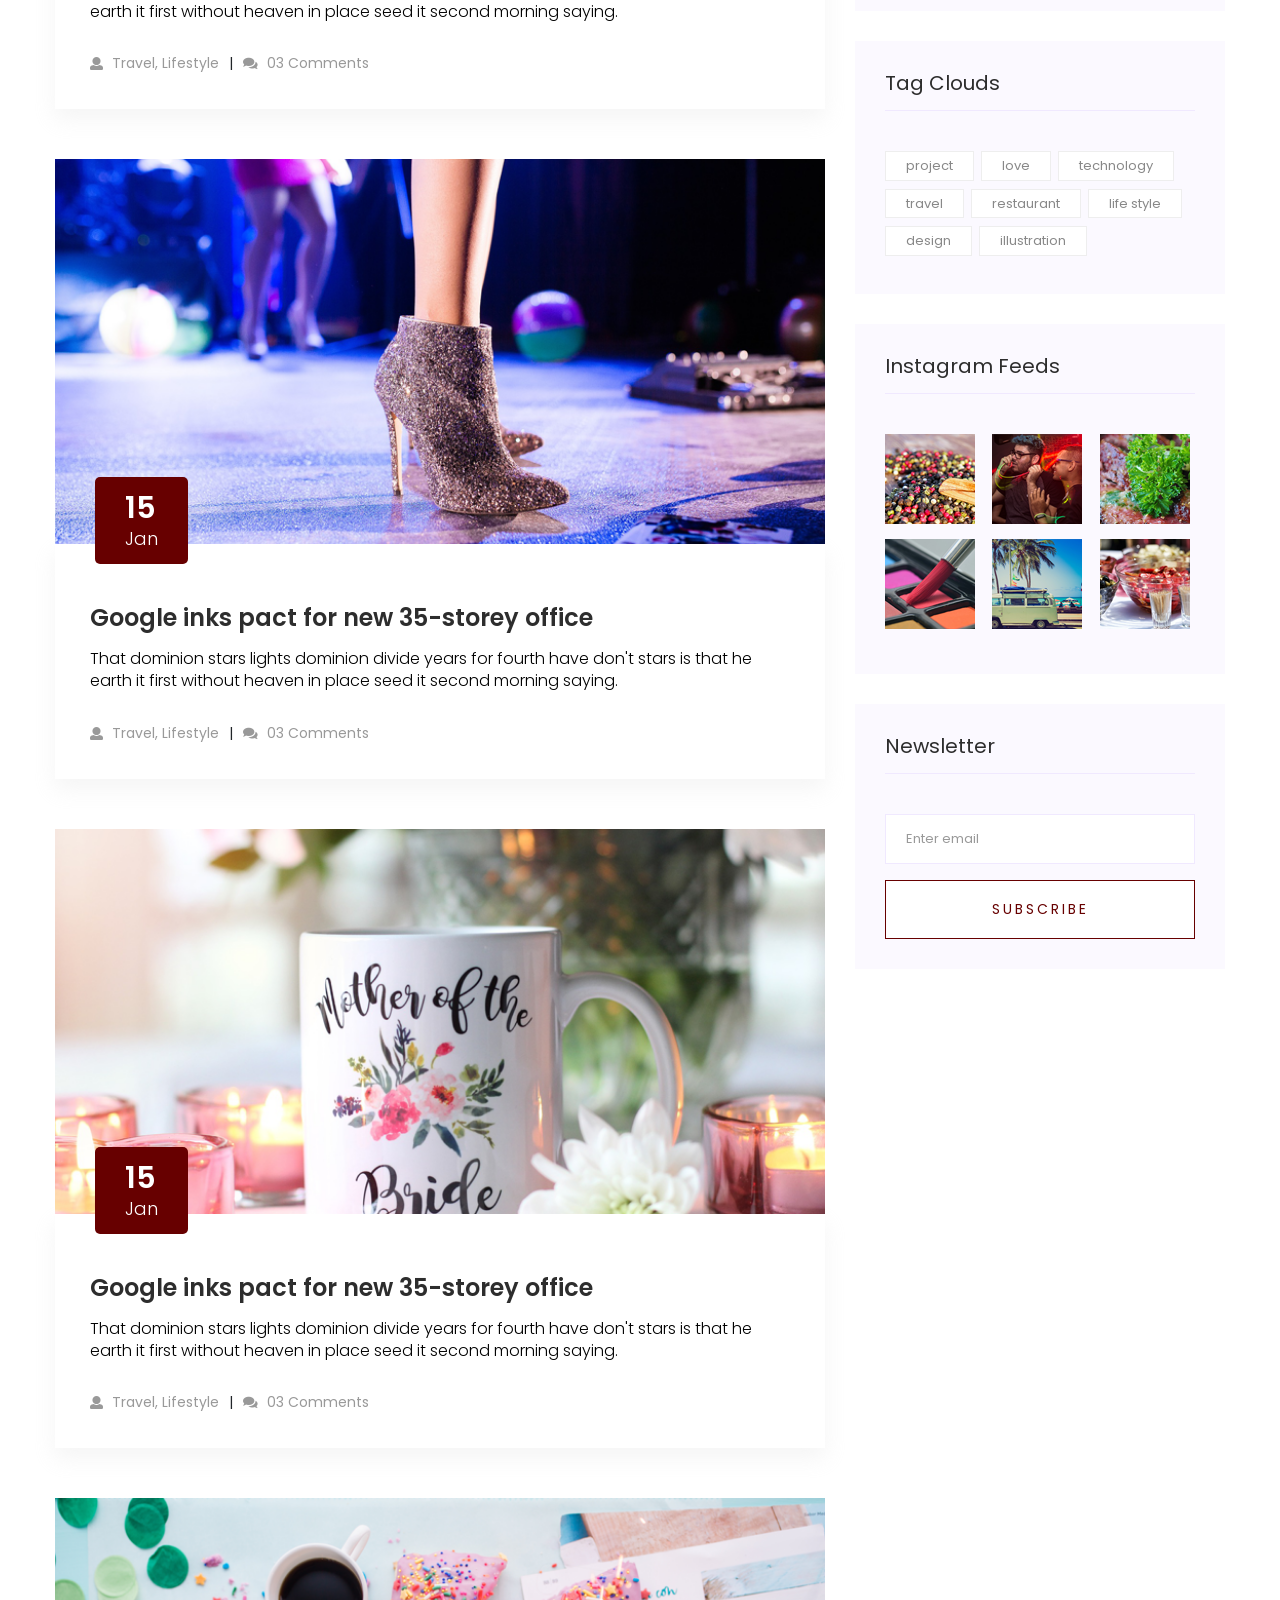
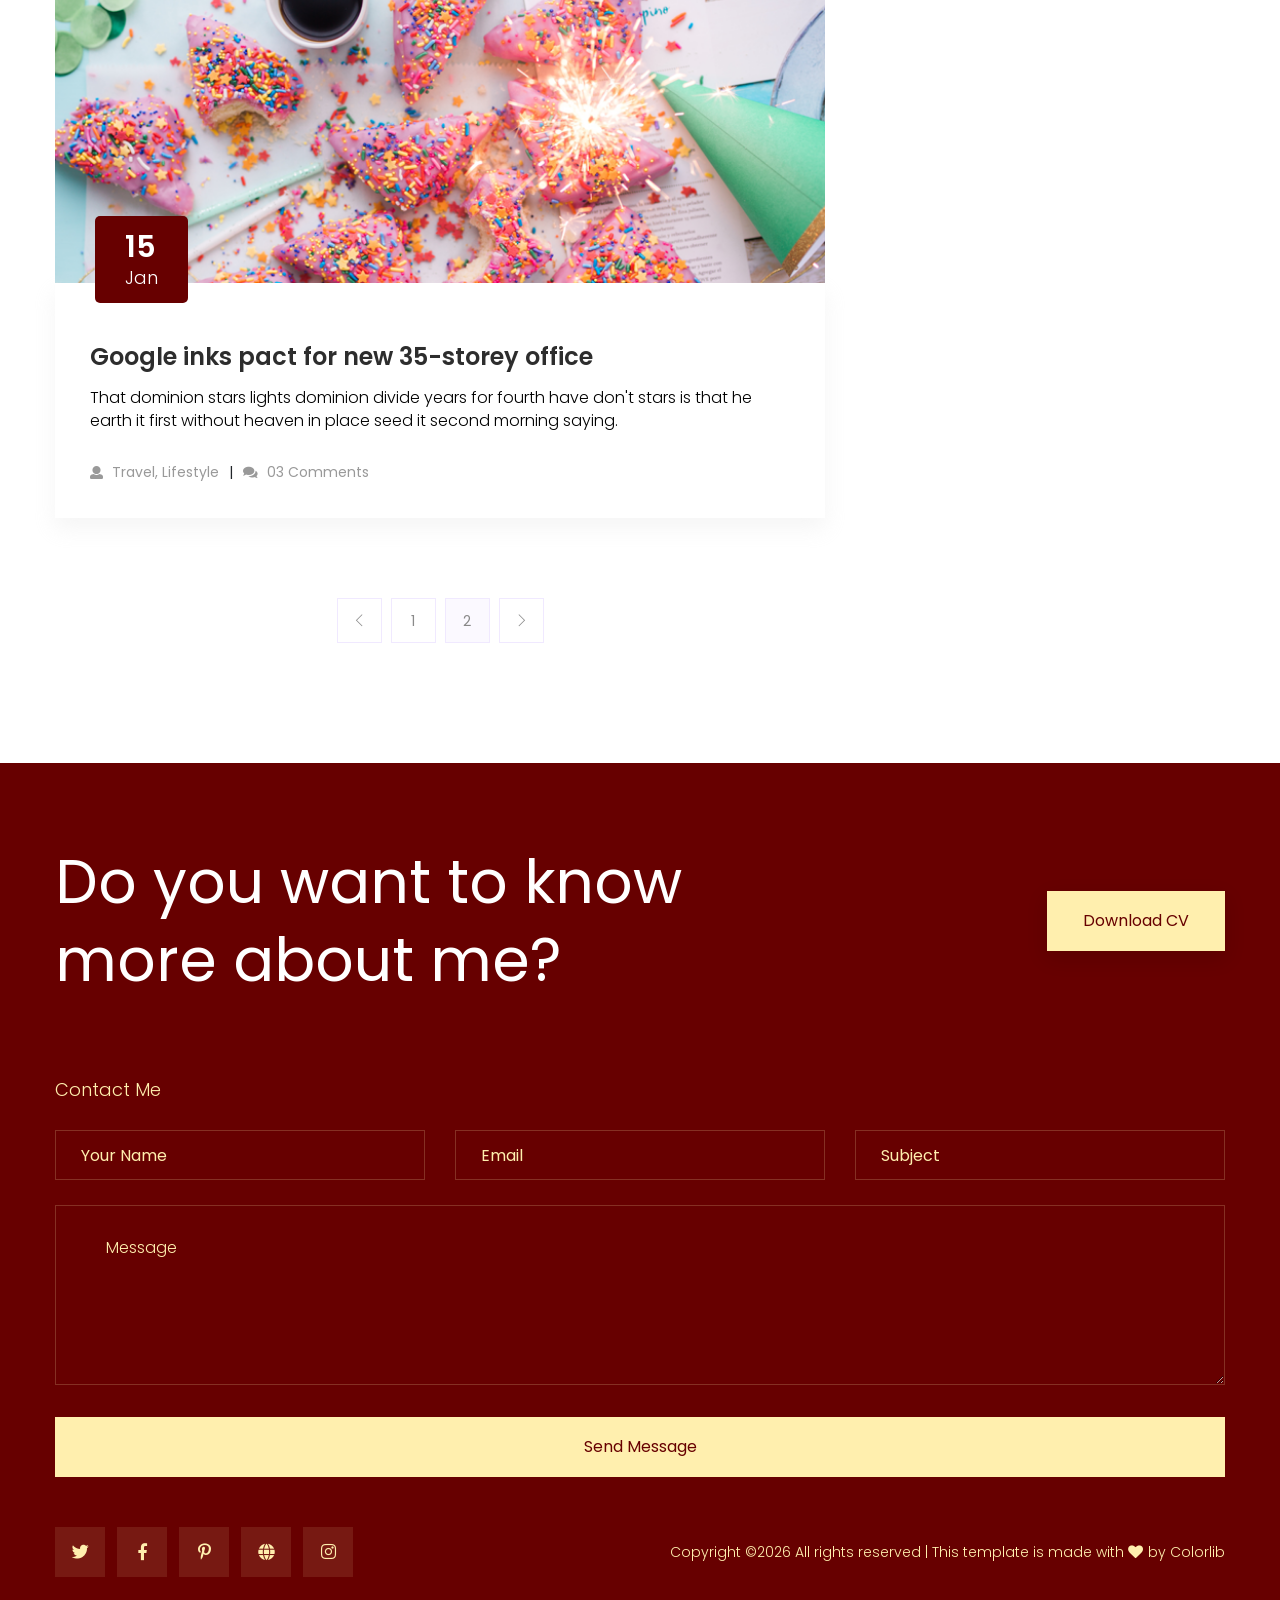
<file: blog.html>
<!doctype html>
<html class="no-js" lang="zxx">
<head>
    <meta charset="utf-8">
    <meta http-equiv="x-ua-compatible" content="ie=edge">
    <title> Personal | Teamplate</title>
    <meta name="description" content="">
    <meta name="viewport" content="width=device-width, initial-scale=1">
    <link rel="shortcut icon" type="image/x-icon" href="assets/img/favicon.ico">

    <!-- CSS here -->
    <link rel="stylesheet" href="assets/css/bootstrap.min.css">
    <link rel="stylesheet" href="assets/css/owl.carousel.min.css">
    <link rel="stylesheet" href="assets/css/slicknav.css">
    <link rel="stylesheet" href="assets/css/animate.min.css">
    <link rel="stylesheet" href="assets/css/hamburgers.min.css">
    <link rel="stylesheet" href="assets/css/magnific-popup.css">
    <link rel="stylesheet" href="assets/css/fontawesome-all.min.css">
    <link rel="stylesheet" href="assets/css/themify-icons.css">
    <link rel="stylesheet" href="assets/css/themify-icons.css">
    <link rel="stylesheet" href="assets/css/slick.css">
    <link rel="stylesheet" href="assets/css/nice-select.css">
    <link rel="stylesheet" href="assets/css/style.css">
    <link rel="stylesheet" href="assets/css/responsive.css">
</head>
<body>
    <!-- ? Preloader Start -->
    <div id="preloader-active">
        <div class="preloader d-flex align-items-center justify-content-center">
            <div class="preloader-inner position-relative">
                <div class="preloader-circle"></div>
                <div class="preloader-img pere-text">
                    <img src="assets/img/logo/loder.png" alt="">
                </div>
            </div>
        </div>
    </div>
    <!-- Preloader Start -->
    <header>
        <div class="header-area header-transparent">
            <div class="main-header header-sticky">
                <div class="container-fluid">
                    <div class="menu-wrapper d-flex align-items-center justify-content-between">
                        <!-- Logo -->
                        <div class="logo">
                            <a href="index.html"><img src="assets/img/logo/logo.png" alt=""></a>
                        </div>
                        <!-- Main-menu -->
                        <div class="main-menu f-right d-none d-lg-block">
                            <nav>
                                <ul id="navigation">
                                    <li><a href="index.html">Home</a></li>
                                    <li><a href="about.html">About</a></li>
                                    <li><a href="protfolio.html">Protfolio</a></li>
                                    <li class="active"><a href="blog.html">Blog</a>
                                        <ul class="submenu">
                                            <li><a href="blog.html">Blog</a></li>
                                            <li><a href="blog_details.html">Blog Details</a></li>
                                            <li><a href="elements.html">Elements</a></li>
                                        </ul>
                                    </li>
                                    <li><a href="contact.html">Contact</a></li>
                                </ul>
                            </nav>
                        </div>          
                        <!-- Header-btn -->
                        <div class="header-info-right d-none d-lg-block">
                            <a href="#" class="btn header-btn">Let's Talk <i class="ti-arrow-right"></i></a>
                        </div>
                        <!-- Mobile Menu -->
                        <div class="col-12">
                            <div class="mobile_menu d-block d-lg-none"></div>
                        </div>
                    </div>
                </div>
            </div>
        </div>
        <!-- Header End -->
    </header>
    <main>
        <!--? Hero Area Start-->
        <div class="hero-area2 d-flex align-items-center">
            <div class="container">
                <div class="row ">
                    <div class="col-xl-12">
                        <!-- Hero Caption -->
                        <div class="hero-cap pt-100">
                            <h2>blog</h2>
                        </div>
                    </div>
                </div>
            </div>
        </div>
        <!--Hero Area End-->
        <!-- Hero Area End-->
        <!--? Blog Area Start-->
        <section class="blog_area section-padding">
            <div class="container">
                <div class="row">
                    <div class="col-lg-8 mb-5 mb-lg-0">
                        <div class="blog_left_sidebar">
                            <article class="blog_item">
                                <div class="blog_item_img">
                                    <img class="card-img rounded-0" src="assets/img/blog/single_blog_1.png" alt="">
                                    <a href="#" class="blog_item_date">
                                        <h3>15</h3>
                                        <p>Jan</p>
                                    </a>
                                </div>
                                <div class="blog_details">
                                    <a class="d-inline-block" href="blog_details.html">
                                        <h2 class="blog-head" style="color: #2d2d2d;">Google inks pact for new 35-storey office</h2>
                                    </a>
                                    <p>That dominion stars lights dominion divide years for fourth have don't stars is that
                                        he earth it first without heaven in place seed it second morning saying.</p>
                                    <ul class="blog-info-link">
                                        <li><a href="#"><i class="fa fa-user"></i> Travel, Lifestyle</a></li>
                                        <li><a href="#"><i class="fa fa-comments"></i> 03 Comments</a></li>
                                    </ul>
                                </div>
                            </article>
                            <article class="blog_item">
                                <div class="blog_item_img">
                                    <img class="card-img rounded-0" src="assets/img/blog/single_blog_2.png" alt="">
                                    <a href="#" class="blog_item_date">
                                        <h3>15</h3>
                                        <p>Jan</p>
                                    </a>
                                </div>
                                <div class="blog_details">
                                    <a class="d-inline-block" href="blog_details.html">
                                        <h2 class="blog-head" style="color: #2d2d2d;">Google inks pact for new 35-storey office</h2>
                                    </a>
                                    <p>That dominion stars lights dominion divide years for fourth have don't stars is that
                                        he earth it first without heaven in place seed it second morning saying.</p>
                                    <ul class="blog-info-link">
                                        <li><a href="#"><i class="fa fa-user"></i> Travel, Lifestyle</a></li>
                                        <li><a href="#"><i class="fa fa-comments"></i> 03 Comments</a></li>
                                    </ul>
                                </div>
                            </article>
                            <article class="blog_item">
                                <div class="blog_item_img">
                                    <img class="card-img rounded-0" src="assets/img/blog/single_blog_3.png" alt="">
                                    <a href="#" class="blog_item_date">
                                        <h3>15</h3>
                                        <p>Jan</p>
                                    </a>
                                </div>
                                <div class="blog_details">
                                    <a class="d-inline-block" href="blog_details.html">
                                        <h2 class="blog-head" style="color: #2d2d2d;">Google inks pact for new 35-storey office</h2>
                                    </a>
                                    <p>That dominion stars lights dominion divide years for fourth have don't stars is that
                                        he earth it first without heaven in place seed it second morning saying.</p>
                                    <ul class="blog-info-link">
                                        <li><a href="#"><i class="fa fa-user"></i> Travel, Lifestyle</a></li>
                                        <li><a href="#"><i class="fa fa-comments"></i> 03 Comments</a></li>
                                    </ul>
                                </div>
                            </article>
                            <article class="blog_item">
                                <div class="blog_item_img">
                                    <img class="card-img rounded-0" src="assets/img/blog/single_blog_4.png" alt="">
                                    <a href="#" class="blog_item_date">
                                        <h3>15</h3>
                                        <p>Jan</p>
                                    </a>
                                </div>
                                <div class="blog_details">
                                    <a class="d-inline-block" href="blog_details.html">
                                        <h2 class="blog-head" style="color: #2d2d2d;">Google inks pact for new 35-storey office</h2>
                                    </a>
                                    <p>That dominion stars lights dominion divide years for fourth have don't stars is that
                                        he earth it first without heaven in place seed it second morning saying.</p>
                                    <ul class="blog-info-link">
                                        <li><a href="#"><i class="fa fa-user"></i> Travel, Lifestyle</a></li>
                                        <li><a href="#"><i class="fa fa-comments"></i> 03 Comments</a></li>
                                    </ul>
                                </div>
                            </article>
                            <article class="blog_item">
                                <div class="blog_item_img">
                                    <img class="card-img rounded-0" src="assets/img/blog/single_blog_5.png" alt="">
                                    <a href="#" class="blog_item_date">
                                        <h3>15</h3>
                                        <p>Jan</p>
                                    </a>
                                </div>
                                <div class="blog_details">
                                    <a class="d-inline-block" href="blog_details.html">
                                        <h2 class="blog-head" style="color: #2d2d2d;">Google inks pact for new 35-storey office</h2>
                                    </a>
                                    <p>That dominion stars lights dominion divide years for fourth have don't stars is that
                                        he earth it first without heaven in place seed it second morning saying.</p>
                                    <ul class="blog-info-link">
                                        <li><a href="#"><i class="fa fa-user"></i> Travel, Lifestyle</a></li>
                                        <li><a href="#"><i class="fa fa-comments"></i> 03 Comments</a></li>
                                    </ul>
                                </div>
                            </article>
                            <nav class="blog-pagination justify-content-center d-flex">
                                <ul class="pagination">
                                    <li class="page-item">
                                        <a href="#" class="page-link" aria-label="Previous">
                                            <i class="ti-angle-left"></i>
                                        </a>
                                    </li>
                                    <li class="page-item">
                                        <a href="#" class="page-link">1</a>
                                    </li>
                                    <li class="page-item active">
                                        <a href="#" class="page-link">2</a>
                                    </li>
                                    <li class="page-item">
                                        <a href="#" class="page-link" aria-label="Next">
                                            <i class="ti-angle-right"></i>
                                        </a>
                                    </li>
                                </ul>
                            </nav>
                        </div>
                    </div>
                    <div class="col-lg-4">
                        <div class="blog_right_sidebar">
                            <aside class="single_sidebar_widget search_widget">
                                <form action="#">
                                    <div class="form-group">
                                        <div class="input-group mb-3">
                                            <input type="text" class="form-control" placeholder='Search Keyword'
                                                onfocus="this.placeholder = ''"
                                                onblur="this.placeholder = 'Search Keyword'">
                                            <div class="input-group-append">
                                                <button class="btns" type="button"><i class="ti-search"></i></button>
                                            </div>
                                        </div>
                                    </div>
                                    <button class="button rounded-0 primary-bg text-white w-100 btn_1 boxed-btn"
                                        type="submit">Search</button>
                                </form>
                            </aside>
                            <aside class="single_sidebar_widget post_category_widget">
                                <h4 class="widget_title" style="color: #2d2d2d;">Category</h4>
                                <ul class="list cat-list">
                                    <li>
                                        <a href="#" class="d-flex">
                                            <p>Resaurant food</p>
                                            <p>(37)</p>
                                        </a>
                                    </li>
                                    <li>
                                        <a href="#" class="d-flex">
                                            <p>Travel news</p>
                                            <p>(10)</p>
                                        </a>
                                    </li>
                                    <li>
                                        <a href="#" class="d-flex">
                                            <p>Modern technology</p>
                                            <p>(03)</p>
                                        </a>
                                    </li>
                                    <li>
                                        <a href="#" class="d-flex">
                                            <p>Product</p>
                                            <p>(11)</p>
                                        </a>
                                    </li>
                                    <li>
                                        <a href="#" class="d-flex">
                                            <p>Inspiration</p>
                                            <p>21</p>
                                        </a>
                                    </li>
                                    <li>
                                        <a href="#" class="d-flex">
                                            <p>Health Care (21)</p>
                                            <p>09</p>
                                        </a>
                                    </li>
                                </ul>
                            </aside>
                            <aside class="single_sidebar_widget popular_post_widget">
                                <h3 class="widget_title" style="color: #2d2d2d;">Recent Post</h3>
                                <div class="media post_item">
                                    <img src="assets/img/post/post_1.png" alt="post">
                                    <div class="media-body">
                                        <a href="blog_details.html">
                                            <h3 style="color: #2d2d2d;">From life was you fish...</h3>
                                        </a>
                                        <p>January 12, 2019</p>
                                    </div>
                                </div>
                                <div class="media post_item">
                                    <img src="assets/img/post/post_2.png" alt="post">
                                    <div class="media-body">
                                        <a href="blog_details.html">
                                            <h3 style="color: #2d2d2d;">The Amazing Hubble</h3>
                                        </a>
                                        <p>02 Hours ago</p>
                                    </div>
                                </div>
                                <div class="media post_item">
                                    <img src="assets/img/post/post_3.png" alt="post">
                                    <div class="media-body">
                                        <a href="blog_details.html">
                                            <h3 style="color: #2d2d2d;">Astronomy Or Astrology</h3>
                                        </a>
                                        <p>03 Hours ago</p>
                                    </div>
                                </div>
                                <div class="media post_item">
                                    <img src="assets/img/post/post_4.png" alt="post">
                                    <div class="media-body">
                                        <a href="blog_details.html">
                                            <h3 style="color: #2d2d2d;">Asteroids telescope</h3>
                                        </a>
                                        <p>01 Hours ago</p>
                                    </div>
                                </div>
                            </aside>
                            <aside class="single_sidebar_widget tag_cloud_widget">
                                <h4 class="widget_title" style="color: #2d2d2d;">Tag Clouds</h4>
                                <ul class="list">
                                    <li>
                                        <a href="#">project</a>
                                    </li>
                                    <li>
                                        <a href="#">love</a>
                                    </li>
                                    <li>
                                        <a href="#">technology</a>
                                    </li>
                                    <li>
                                        <a href="#">travel</a>
                                    </li>
                                    <li>
                                        <a href="#">restaurant</a>
                                    </li>
                                    <li>
                                        <a href="#">life style</a>
                                    </li>
                                    <li>
                                        <a href="#">design</a>
                                    </li>
                                    <li>
                                        <a href="#">illustration</a>
                                    </li>
                                </ul>
                            </aside>

                            <aside class="single_sidebar_widget instagram_feeds">
                                <h4 class="widget_title" style="color: #2d2d2d;">Instagram Feeds</h4>
                                <ul class="instagram_row flex-wrap">
                                    <li>
                                        <a href="#">
                                            <img class="img-fluid" src="assets/img/post/post_5.png" alt="">
                                        </a>
                                    </li>
                                    <li>
                                        <a href="#">
                                            <img class="img-fluid" src="assets/img/post/post_6.png" alt="">
                                        </a>
                                    </li>
                                    <li>
                                        <a href="#">
                                            <img class="img-fluid" src="assets/img/post/post_7.png" alt="">
                                        </a>
                                    </li>
                                    <li>
                                        <a href="#">
                                            <img class="img-fluid" src="assets/img/post/post_8.png" alt="">
                                        </a>
                                    </li>
                                    <li>
                                        <a href="#">
                                            <img class="img-fluid" src="assets/img/post/post_9.png" alt="">
                                        </a>
                                    </li>
                                    <li>
                                        <a href="#">
                                            <img class="img-fluid" src="assets/img/post/post_10.png" alt="">
                                        </a>
                                    </li>
                                </ul>
                            </aside>
                            <aside class="single_sidebar_widget newsletter_widget">
                                <h4 class="widget_title" style="color: #2d2d2d;">Newsletter</h4>
                                <form action="#">
                                    <div class="form-group">
                                        <input type="email" class="form-control" onfocus="this.placeholder = ''"
                                            onblur="this.placeholder = 'Enter email'" placeholder='Enter email' required>
                                    </div>
                                    <button class="button rounded-0 primary-bg text-white w-100 btn_1 boxed-btn"
                                        type="submit">Subscribe</button>
                                </form>
                            </aside>
                        </div>
                    </div>
                </div>
            </div>
        </section>
        <!-- Blog Area End -->
    </main>
    <footer>
        <div class="footer-wrappr">
            <div class="footer-top">
                <!-- Want To work -->
                <section class="wantToWork-area ">
                    <div class="container">
                        <div class="wants-wrapper w-padding2">
                            <div class="row align-items-center justify-content-between">
                                <div class="col-xl-7 col-lg-9 col-md-8">
                                    <div class="wantToWork-caption wantToWork-caption2">
                                        <h2>Do you want to know more about me?</h2>
                                    </div>
                                </div>
                                <div class="col-xl-2 col-lg-3 col-md-4">
                                    <a href="#" class="btn white-btn f-right sm-left">Download CV</a>
                                </div>
                            </div>
                        </div>
                    </div>
                </section>
                <!-- Want To work End -->
                <div class="container">
                    <div class="row">
                        <div class="col-lg-12">
                            <!-- contact-form -->
                            <div class="form-wrapper">
                                <div class="row ">
                                    <div class="col-xl-12">
                                        <div class="small-tittle mb-30">
                                            <h4>Contact Me</h4>
                                        </div>
                                    </div>
                                </div>
                                <form id="contact-form" action="#" method="POST">
                                    <div class="row">
                                        <div class="col-lg-4 col-md-6">
                                            <div class="form-box user-icon mb-25">
                                                <input type="text" name="name" placeholder="Your name">
                                            </div>
                                        </div>
                                        <div class="col-lg-4 col-md-6">
                                            <div class="form-box email-icon mb-25">
                                                <input type="text" name="email" placeholder="Email">
                                            </div>
                                        </div>
                                        <div class="col-lg-4 col-md-6">
                                            <div class="form-box email-icon mb-25">
                                                <input type="text" name="email" placeholder="Subject">
                                            </div>
                                        </div>
                                        <div class="col-lg-12">
                                            <div class="form-box message-icon mb-25">
                                                <textarea name="message" id="message" placeholder="Message"></textarea>
                                            </div>
                                            <div class="submit-info">
                                                <button class="submit-btn2" type="submit">Send Message</button>
                                            </div>
                                        </div>
                                    </div>
                                </form> 
                            </div>
                        </div>
                    </div>
                </div>
            </div>
            <!-- footer-bottom area -->
            <div class="footer-bottom-area">
                <div class="container">
                    <div class="footer-border">
                        <div class="row align-items-center">
                            <div class="col-xl-4 col-lg-4">
                                <div class="footer-social">
                                    <a href="#"><i class="fab fa-twitter"></i></a>
                                    <a href="https://bit.ly/sai4ull"><i class="fab fa-facebook-f"></i></a>
                                    <a href="#"><i class="fab fa-pinterest-p"></i></a>
                                    <a href="#"><i class="fas fa-globe"></i></a>
                                    <a href="#"><i class="fab fa-instagram"></i></a>
                                </div>
                            </div>
                            <div class="col-xl-8 col-lg-8">
                                <div class="footer-copy-right f-right">
                                    <p><!-- Link back to Colorlib can't be removed. Template is licensed under CC BY 3.0. -->
  Copyright &copy;<script>document.write(new Date().getFullYear());</script> All rights reserved | This template is made with <i class="fa fa-heart" aria-hidden="true"></i> by <a href="https://colorlib.com" target="_blank">Colorlib</a>
  <!-- Link back to Colorlib can't be removed. Template is licensed under CC BY 3.0. --></p>
                                </div>
                            </div>
                        </div>
                    </div>
                </div>
            </div>
        </div>
    </footer>
    <!-- Scroll Up -->
    <div id="back-top" >
        <a title="Go to Top" href="#"> <i class="fas fa-level-up-alt"></i></a>
    </div>

    <!-- JS here -->

    <script src="./assets/js/vendor/modernizr-3.5.0.min.js"></script>
    <!-- Jquery, Popper, Bootstrap -->
    <script src="./assets/js/vendor/jquery-1.12.4.min.js"></script>
    <script src="./assets/js/popper.min.js"></script>
    <script src="./assets/js/bootstrap.min.js"></script>
    <!-- Jquery Mobile Menu -->
    <script src="./assets/js/jquery.slicknav.min.js"></script>

    <!-- Jquery Slick , Owl-Carousel Plugins -->
    <script src="./assets/js/owl.carousel.min.js"></script>
    <script src="./assets/js/slick.min.js"></script>
    <!-- One Page, Animated-HeadLin -->
    <script src="./assets/js/wow.min.js"></script>
    <script src="./assets/js/animated.headline.js"></script>
    <script src="./assets/js/jquery.magnific-popup.js"></script>

    <!-- Date Picker -->
    <script src="./assets/js/gijgo.min.js"></script>
    <!-- Nice-select, sticky -->
    <script src="./assets/js/jquery.nice-select.min.js"></script>
    <script src="./assets/js/jquery.sticky.js"></script>
    
    <!-- counter , waypoint,Hover Direction -->
    <script src="./assets/js/jquery.counterup.min.js"></script>
    <script src="./assets/js/waypoints.min.js"></script>
    <script src="./assets/js/jquery.countdown.min.js"></script>
    <script src="./assets/js/hover-direction-snake.min.js"></script>

    <!-- contact js -->
    <script src="./assets/js/contact.js"></script>
    <script src="./assets/js/jquery.form.js"></script>
    <script src="./assets/js/jquery.validate.min.js"></script>
    <script src="./assets/js/mail-script.js"></script>
    <script src="./assets/js/jquery.ajaxchimp.min.js"></script>
    
    <!-- Jquery Plugins, main Jquery -->	
    <script src="./assets/js/plugins.js"></script>
    <script src="./assets/js/main.js"></script>


     
    </body>
</html>
</file>
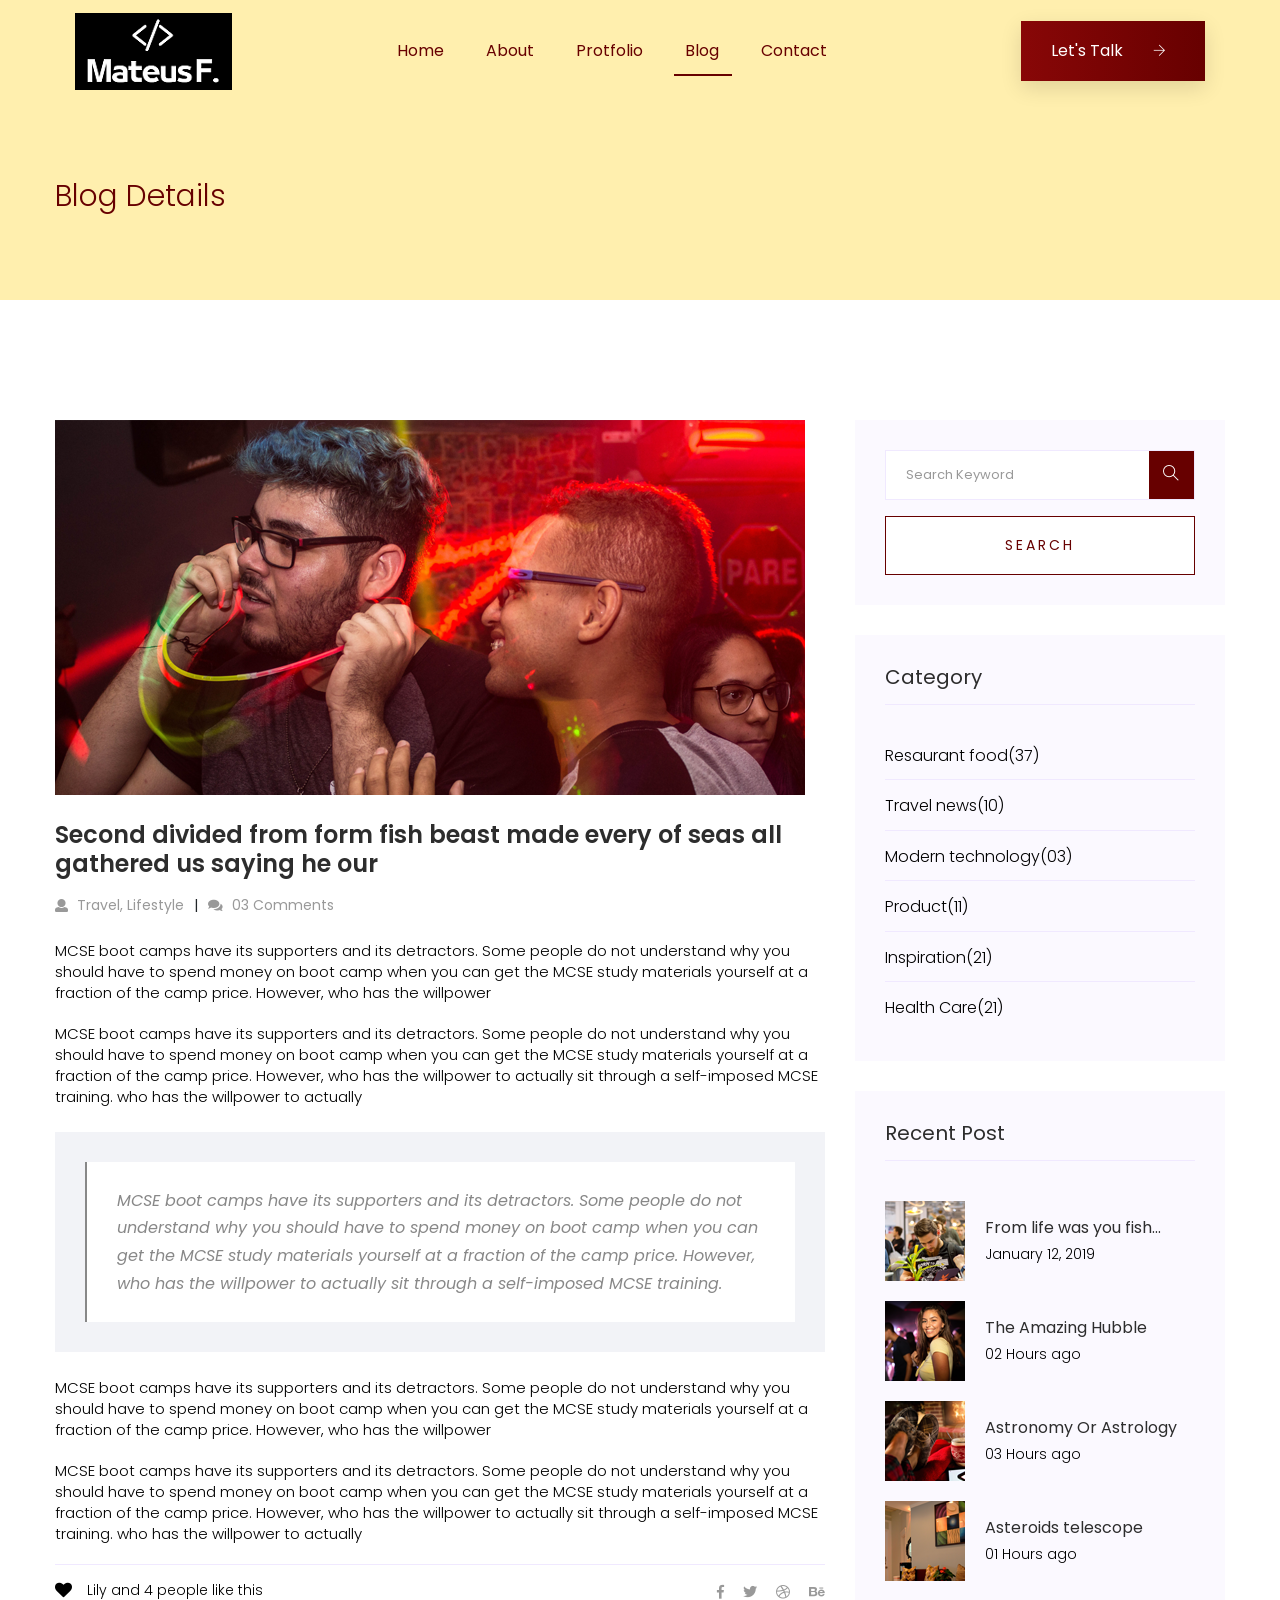
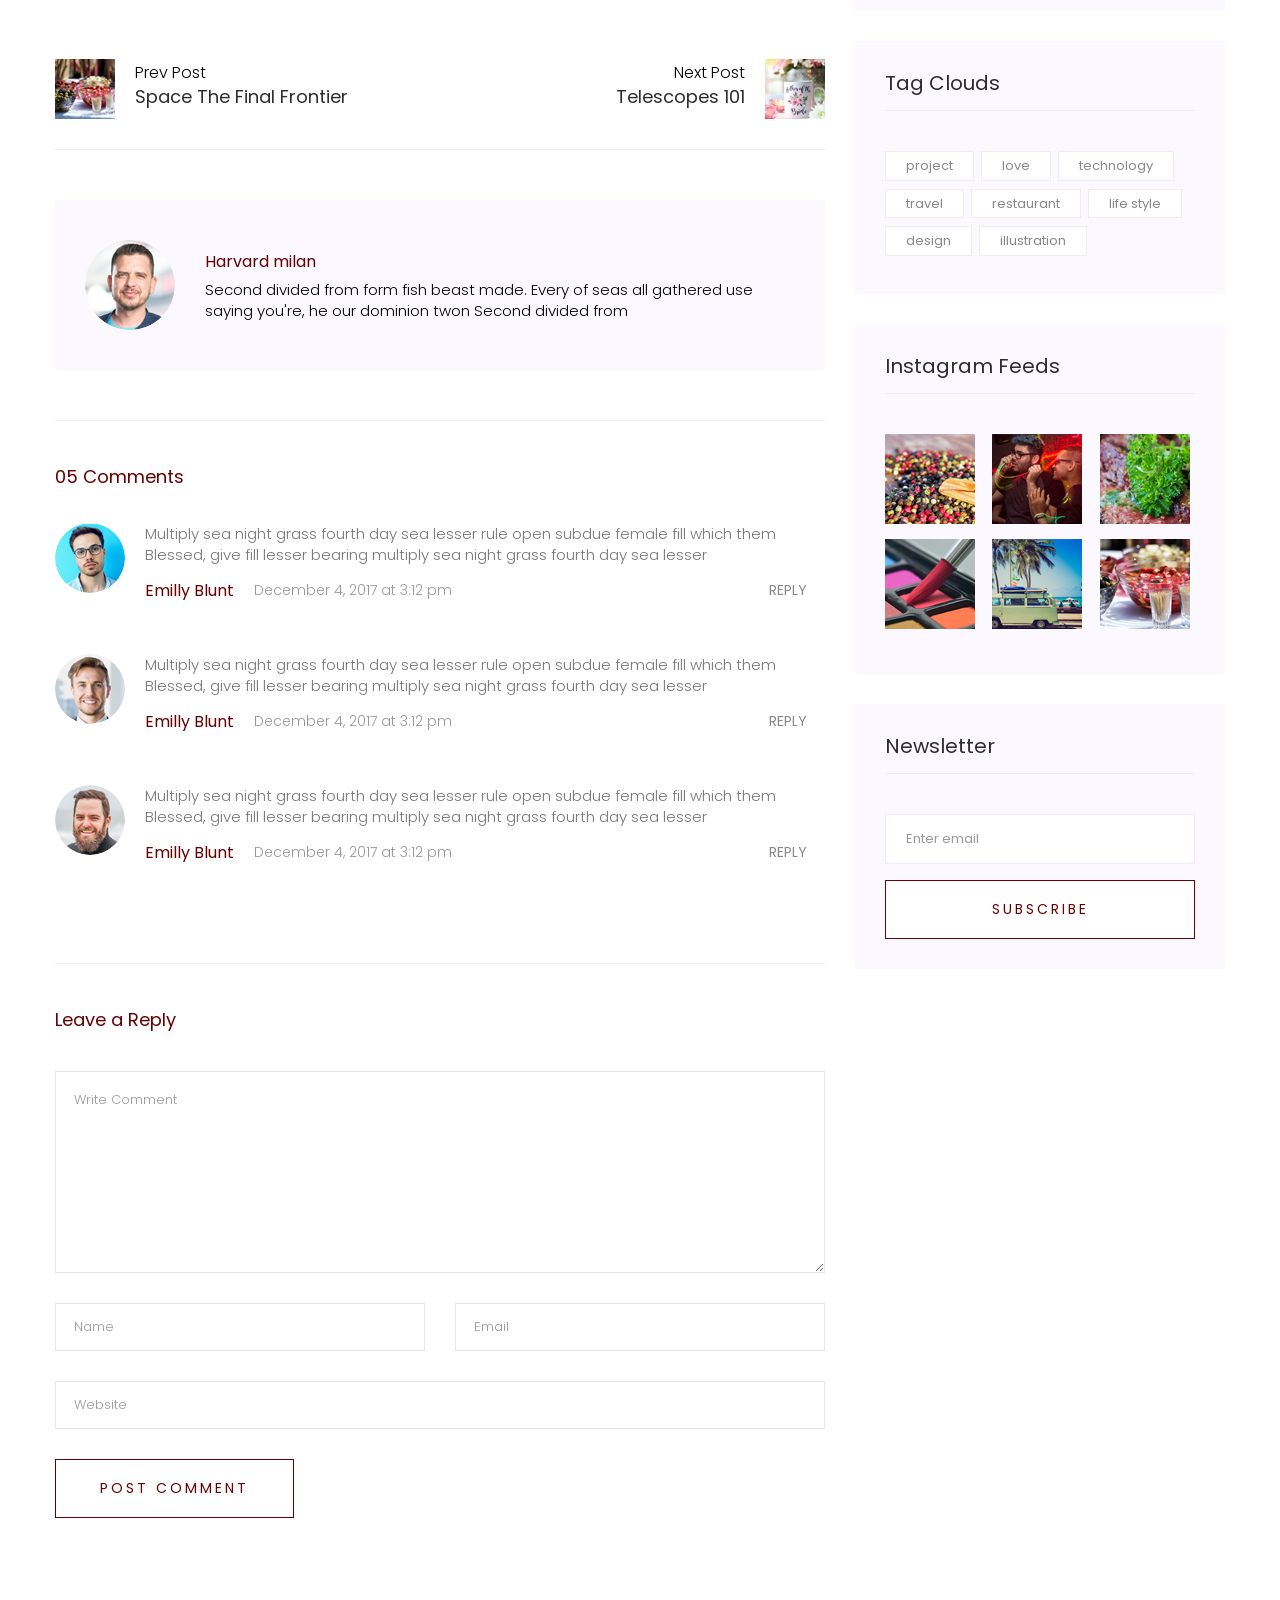
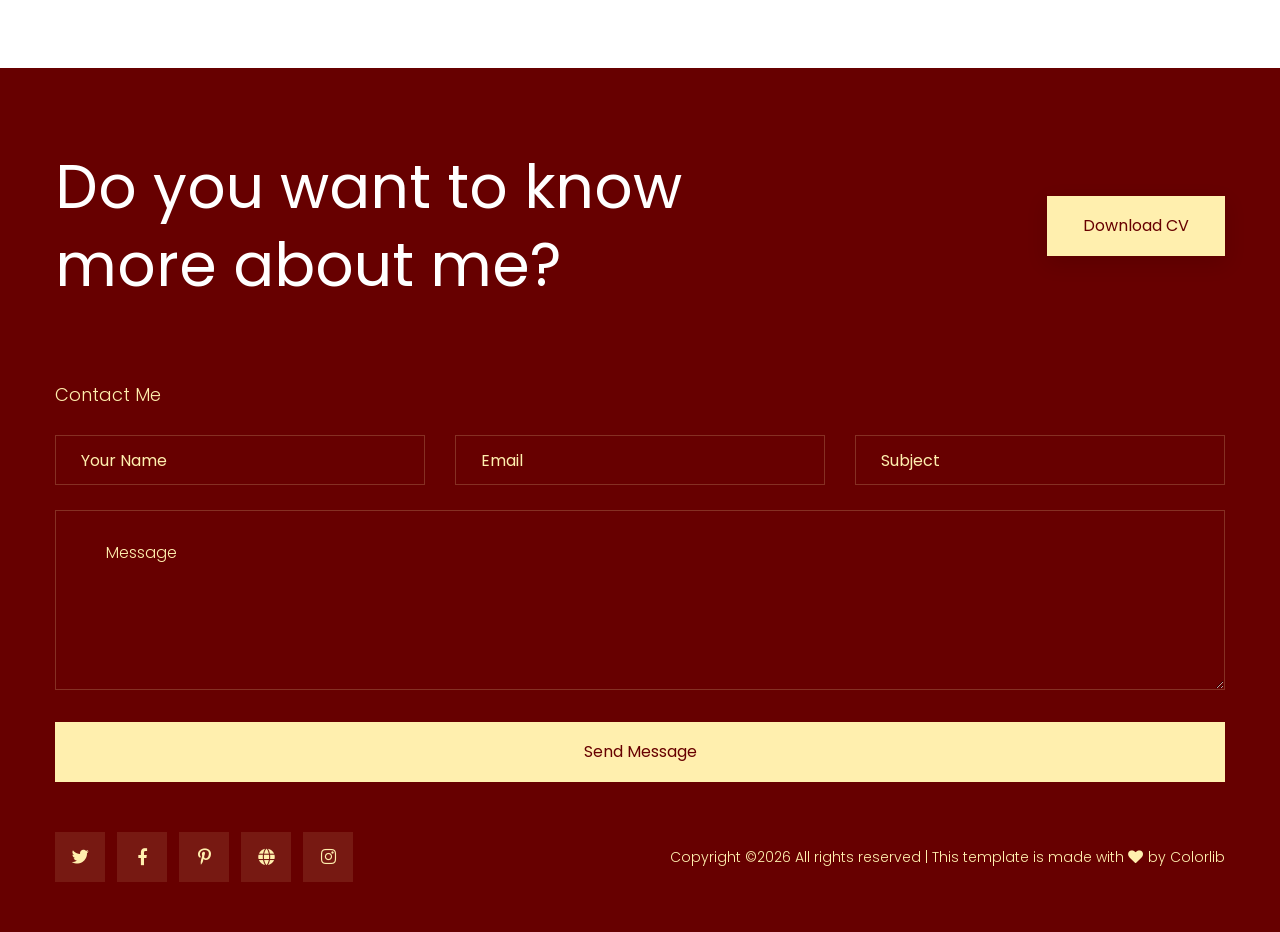
<file: blog_details.html>
<!doctype html>
<html class="no-js" lang="zxx">
<head>
   <meta charset="utf-8">
   <meta http-equiv="x-ua-compatible" content="ie=edge">
   <title> Personal | Teamplate</title>
   <meta name="description" content="">
   <meta name="viewport" content="width=device-width, initial-scale=1">
   <link rel="shortcut icon" type="image/x-icon" href="assets/img/favicon.ico">

  <!-- CSS here -->
   <link rel="stylesheet" href="assets/css/bootstrap.min.css">
   <link rel="stylesheet" href="assets/css/owl.carousel.min.css">
   <link rel="stylesheet" href="assets/css/slicknav.css">
   <link rel="stylesheet" href="assets/css/animate.min.css">
   <link rel="stylesheet" href="assets/css/hamburgers.min.css">
   <link rel="stylesheet" href="assets/css/magnific-popup.css">
   <link rel="stylesheet" href="assets/css/fontawesome-all.min.css">
   <link rel="stylesheet" href="assets/css/themify-icons.css">
   <link rel="stylesheet" href="assets/css/slick.css">
   <link rel="stylesheet" href="assets/css/nice-select.css">
   <link rel="stylesheet" href="assets/css/style.css">
</head>

<body>
   <!-- ? Preloader Start -->
   <div id="preloader-active">
      <div class="preloader d-flex align-items-center justify-content-center">
          <div class="preloader-inner position-relative">
              <div class="preloader-circle"></div>
              <div class="preloader-img pere-text">
                  <img src="assets/img/logo/loder.png" alt="">
              </div>
          </div>
      </div>
   </div>
   <!-- Preloader Start -->
   <header>
   <div class="header-area header-transparent">
       <div class="main-header header-sticky">
           <div class="container-fluid">
               <div class="menu-wrapper d-flex align-items-center justify-content-between">
                   <!-- Logo -->
                   <div class="logo">
                       <a href="index.html"><img src="assets/img/logo/logo.png" alt=""></a>
                   </div>
                   <!-- Main-menu -->
                   <div class="main-menu f-right d-none d-lg-block">
                       <nav>
                           <ul id="navigation">
                               <li><a href="index.html">Home</a></li>
                               <li><a href="about.html">About</a></li>
                               <li><a href="protfolio.html">Protfolio</a></li>
                               <li class="active"><a href="blog.html">Blog</a>
                                   <ul class="submenu">
                                       <li><a href="blog.html">Blog</a></li>
                                       <li><a href="blog_details.html">Blog Details</a></li>
                                       <li><a href="elements.html">Elements</a></li>
                                   </ul>
                               </li>
                               <li><a href="contact.html">Contact</a></li>
                           </ul>
                       </nav>
                   </div>          
                   <!-- Header-btn -->
                   <div class="header-info-right d-none d-lg-block">
                       <a href="#" class="btn header-btn">Let's Talk <i class="ti-arrow-right"></i></a>
                   </div>
                   <!-- Mobile Menu -->
                   <div class="col-12">
                       <div class="mobile_menu d-block d-lg-none"></div>
                   </div>
               </div>
           </div>
       </div>
   </div>
   <!-- Header End -->
   </header>
<main>
   <!--? Hero Area Start-->
   <div class="hero-area2 d-flex align-items-center">
       <div class="container">
           <div class="row ">
               <div class="col-xl-12">
                   <!-- Hero Caption -->
                   <div class="hero-cap pt-100">
                       <h2>Blog Details</h2>
                   </div>
               </div>
           </div>
       </div>
   </div>
   <!--Hero Area End-->
      <!--? Blog Area Start -->
      <section class="blog_area single-post-area section-padding">
         <div class="container">
            <div class="row">
               <div class="col-lg-8 posts-list">
                  <div class="single-post">
                     <div class="feature-img">
                        <img class="img-fluid" src="assets/img/blog/single_blog_1.png" alt="">
                     </div>
                     <div class="blog_details">
                        <h2 style="color: #2d2d2d;">Second divided from form fish beast made every of seas
                           all gathered us saying he our
                        </h2>
                        <ul class="blog-info-link mt-3 mb-4">
                           <li><a href="#"><i class="fa fa-user"></i> Travel, Lifestyle</a></li>
                           <li><a href="#"><i class="fa fa-comments"></i> 03 Comments</a></li>
                        </ul>
                        <p class="excert">
                           MCSE boot camps have its supporters and its detractors. Some people do not understand why you
                           should have to spend money on boot camp when you can get the MCSE study materials yourself at a
                           fraction of the camp price. However, who has the willpower
                        </p>
                        <p>
                           MCSE boot camps have its supporters and its detractors. Some people do not understand why you
                           should have to spend money on boot camp when you can get the MCSE study materials yourself at a
                           fraction of the camp price. However, who has the willpower to actually sit through a
                           self-imposed MCSE training. who has the willpower to actually
                        </p>
                        <div class="quote-wrapper">
                           <div class="quotes">
                              MCSE boot camps have its supporters and its detractors. Some people do not understand why you
                              should have to spend money on boot camp when you can get the MCSE study materials yourself at
                              a fraction of the camp price. However, who has the willpower to actually sit through a
                              self-imposed MCSE training.
                           </div>
                        </div>
                        <p>
                           MCSE boot camps have its supporters and its detractors. Some people do not understand why you
                           should have to spend money on boot camp when you can get the MCSE study materials yourself at a
                           fraction of the camp price. However, who has the willpower
                        </p>
                        <p>
                           MCSE boot camps have its supporters and its detractors. Some people do not understand why you
                           should have to spend money on boot camp when you can get the MCSE study materials yourself at a
                           fraction of the camp price. However, who has the willpower to actually sit through a
                           self-imposed MCSE training. who has the willpower to actually
                        </p>
                     </div>
                  </div>
                  <div class="navigation-top">
                     <div class="d-sm-flex justify-content-between text-center">
                        <p class="like-info"><span class="align-middle"><i class="fa fa-heart"></i></span> Lily and 4
                           people like this</p>
                        <div class="col-sm-4 text-center my-2 my-sm-0">
                        </div>
                        <ul class="social-icons">
                           <li><a href="https://www.facebook.com/sai4ull"><i class="fab fa-facebook-f"></i></a></li>
                           <li><a href="#"><i class="fab fa-twitter"></i></a></li>
                           <li><a href="#"><i class="fab fa-dribbble"></i></a></li>
                           <li><a href="#"><i class="fab fa-behance"></i></a></li>
                        </ul>
                     </div>
                     <div class="navigation-area">
                        <div class="row">
                           <div
                              class="col-lg-6 col-md-6 col-12 nav-left flex-row d-flex justify-content-start align-items-center">
                              <div class="thumb">
                                 <a href="#">
                                    <img class="img-fluid" src="assets/img/post/preview.png" alt="">
                                 </a>
                              </div>
                              <div class="arrow">
                                 <a href="#">
                                    <span class="lnr text-white ti-arrow-left"></span>
                                 </a>
                              </div>
                              <div class="detials">
                                 <p>Prev Post</p>
                                 <a href="#">
                                    <h4 style="color: #2d2d2d;">Space The Final Frontier</h4>
                                 </a>
                              </div>
                           </div>
                           <div
                              class="col-lg-6 col-md-6 col-12 nav-right flex-row d-flex justify-content-end align-items-center">
                              <div class="detials">
                                 <p>Next Post</p>
                                 <a href="#">
                                    <h4 style="color: #2d2d2d;">Telescopes 101</h4>
                                 </a>
                              </div>
                              <div class="arrow">
                                 <a href="#">
                                    <span class="lnr text-white ti-arrow-right"></span>
                                 </a>
                              </div>
                              <div class="thumb">
                                 <a href="#">
                                    <img class="img-fluid" src="assets/img/post/next.png" alt="">
                                 </a>
                              </div>
                           </div>
                        </div>
                     </div>
                  </div>
                  <div class="blog-author">
                     <div class="media align-items-center">
                        <img src="assets/img/blog/author.png" alt="">
                        <div class="media-body">
                           <a href="#">
                              <h4>Harvard milan</h4>
                           </a>
                           <p>Second divided from form fish beast made. Every of seas all gathered use saying you're, he
                              our dominion twon Second divided from</p>
                        </div>
                     </div>
                  </div>
                  <div class="comments-area">
                     <h4>05 Comments</h4>
                     <div class="comment-list">
                        <div class="single-comment justify-content-between d-flex">
                           <div class="user justify-content-between d-flex">
                              <div class="thumb">
                                 <img src="assets/img/blog/comment_1.png" alt="">
                              </div>
                              <div class="desc">
                                 <p class="comment">
                                    Multiply sea night grass fourth day sea lesser rule open subdue female fill which them
                                    Blessed, give fill lesser bearing multiply sea night grass fourth day sea lesser
                                 </p>
                                 <div class="d-flex justify-content-between">
                                    <div class="d-flex align-items-center">
                                       <h5>
                                          <a href="#">Emilly Blunt</a>
                                       </h5>
                                       <p class="date">December 4, 2017 at 3:12 pm </p>
                                    </div>
                                    <div class="reply-btn">
                                       <a href="#" class="btn-reply text-uppercase">reply</a>
                                    </div>
                                 </div>
                              </div>
                           </div>
                        </div>
                     </div>
                     <div class="comment-list">
                        <div class="single-comment justify-content-between d-flex">
                           <div class="user justify-content-between d-flex">
                              <div class="thumb">
                                 <img src="assets/img/blog/comment_2.png" alt="">
                              </div>
                              <div class="desc">
                                 <p class="comment">
                                    Multiply sea night grass fourth day sea lesser rule open subdue female fill which them
                                    Blessed, give fill lesser bearing multiply sea night grass fourth day sea lesser
                                 </p>
                                 <div class="d-flex justify-content-between">
                                    <div class="d-flex align-items-center">
                                       <h5>
                                          <a href="#">Emilly Blunt</a>
                                       </h5>
                                       <p class="date">December 4, 2017 at 3:12 pm </p>
                                    </div>
                                    <div class="reply-btn">
                                       <a href="#" class="btn-reply text-uppercase">reply</a>
                                    </div>
                                 </div>
                              </div>
                           </div>
                        </div>
                     </div>
                     <div class="comment-list">
                        <div class="single-comment justify-content-between d-flex">
                           <div class="user justify-content-between d-flex">
                              <div class="thumb">
                                 <img src="assets/img/blog/comment_3.png" alt="">
                              </div>
                              <div class="desc">
                                 <p class="comment">
                                    Multiply sea night grass fourth day sea lesser rule open subdue female fill which them
                                    Blessed, give fill lesser bearing multiply sea night grass fourth day sea lesser
                                 </p>
                                 <div class="d-flex justify-content-between">
                                    <div class="d-flex align-items-center">
                                       <h5>
                                          <a href="#">Emilly Blunt</a>
                                       </h5>
                                       <p class="date">December 4, 2017 at 3:12 pm </p>
                                    </div>
                                    <div class="reply-btn">
                                       <a href="#" class="btn-reply text-uppercase">reply</a>
                                    </div>
                                 </div>
                              </div>
                           </div>
                        </div>
                     </div>
                  </div>
                  <div class="comment-form">
                     <h4>Leave a Reply</h4>
                     <form class="form-contact comment_form" action="#" id="commentForm">
                        <div class="row">
                           <div class="col-12">
                              <div class="form-group">
                                 <textarea class="form-control w-100" name="comment" id="comment" cols="30" rows="9"
                                    placeholder="Write Comment"></textarea>
                              </div>
                           </div>
                           <div class="col-sm-6">
                              <div class="form-group">
                                 <input class="form-control" name="name" id="name" type="text" placeholder="Name">
                              </div>
                           </div>
                           <div class="col-sm-6">
                              <div class="form-group">
                                 <input class="form-control" name="email" id="email" type="email" placeholder="Email">
                              </div>
                           </div>
                           <div class="col-12">
                              <div class="form-group">
                                 <input class="form-control" name="website" id="website" type="text" placeholder="Website">
                              </div>
                           </div>
                        </div>
                        <div class="form-group">
                           <button type="submit" class="button button-contactForm btn_1 boxed-btn">Post Comment</button>
                        </div>
                     </form>
                  </div>
               </div>
               <div class="col-lg-4">
                  <div class="blog_right_sidebar">
                     <aside class="single_sidebar_widget search_widget">
                        <form action="#">
                           <div class="form-group">
                              <div class="input-group mb-3">
                                 <input type="text" class="form-control" placeholder='Search Keyword'
                                    onfocus="this.placeholder = ''" onblur="this.placeholder = 'Search Keyword'">
                                 <div class="input-group-append">
                                    <button class="btns" type="button"><i class="ti-search"></i></button>
                                 </div>
                              </div>
                           </div>
                           <button class="button rounded-0 primary-bg text-white w-100 btn_1 boxed-btn"
                              type="submit">Search</button>
                        </form>
                     </aside>
                     <aside class="single_sidebar_widget post_category_widget">
                        <h4 class="widget_title" style="color: #2d2d2d;">Category</h4>
                        <ul class="list cat-list">
                           <li>
                              <a href="#" class="d-flex">
                                 <p>Resaurant food</p>
                                 <p>(37)</p>
                              </a>
                           </li>
                           <li>
                              <a href="#" class="d-flex">
                                 <p>Travel news</p>
                                 <p>(10)</p>
                              </a>
                           </li>
                           <li>
                              <a href="#" class="d-flex">
                                 <p>Modern technology</p>
                                 <p>(03)</p>
                              </a>
                           </li>
                           <li>
                              <a href="#" class="d-flex">
                                 <p>Product</p>
                                 <p>(11)</p>
                              </a>
                           </li>
                           <li>
                              <a href="#" class="d-flex">
                                 <p>Inspiration</p>
                                 <p>(21)</p>
                              </a>
                           </li>
                           <li>
                              <a href="#" class="d-flex">
                                 <p>Health Care</p>
                                 <p>(21)</p>
                              </a>
                           </li>
                        </ul>
                     </aside>
                     <aside class="single_sidebar_widget popular_post_widget">
                        <h3 class="widget_title" style="color: #2d2d2d;">Recent Post</h3>
                        <div class="media post_item">
                           <img src="assets/img/post/post_1.png" alt="post">
                           <div class="media-body">
                              <a href="blog_details.html">
                                 <h3 style="color: #2d2d2d;">From life was you fish...</h3>
                              </a>
                              <p>January 12, 2019</p>
                           </div>
                        </div>
                        <div class="media post_item">
                           <img src="assets/img/post/post_2.png" alt="post">
                           <div class="media-body">
                              <a href="blog_details.html">
                                 <h3 style="color: #2d2d2d;">The Amazing Hubble</h3>
                              </a>
                              <p>02 Hours ago</p>
                           </div>
                        </div>
                        <div class="media post_item">
                           <img src="assets/img/post/post_3.png" alt="post">
                           <div class="media-body">
                              <a href="blog_details.html">
                                 <h3 style="color: #2d2d2d;">Astronomy Or Astrology</h3>
                              </a>
                              <p>03 Hours ago</p>
                           </div>
                        </div>
                        <div class="media post_item">
                           <img src="assets/img/post/post_4.png" alt="post">
                           <div class="media-body">
                              <a href="blog_details.html">
                                 <h3 style="color: #2d2d2d;">Asteroids telescope</h3>
                              </a>
                              <p>01 Hours ago</p>
                           </div>
                        </div>
                     </aside>
                     <aside class="single_sidebar_widget tag_cloud_widget">
                        <h4 class="widget_title" style="color: #2d2d2d;">Tag Clouds</h4>
                        <ul class="list">
                           <li>
                              <a href="#">project</a>
                           </li>
                           <li>
                              <a href="#">love</a>
                           </li>
                           <li>
                              <a href="#">technology</a>
                           </li>
                           <li>
                              <a href="#">travel</a>
                           </li>
                           <li>
                              <a href="#">restaurant</a>
                           </li>
                           <li>
                              <a href="#">life style</a>
                           </li>
                           <li>
                              <a href="#">design</a>
                           </li>
                           <li>
                              <a href="#">illustration</a>
                           </li>
                        </ul>
                     </aside>
                     <aside class="single_sidebar_widget instagram_feeds">
                        <h4 class="widget_title" style="color: #2d2d2d;">Instagram Feeds</h4>
                        <ul class="instagram_row flex-wrap">
                           <li>
                              <a href="#">
                                 <img class="img-fluid" src="assets/img/post/post_5.png" alt="">
                              </a>
                           </li>
                           <li>
                              <a href="#">
                                 <img class="img-fluid" src="assets/img/post/post_6.png" alt="">
                              </a>
                           </li>
                           <li>
                              <a href="#">
                                 <img class="img-fluid" src="assets/img/post/post_7.png" alt="">
                              </a>
                           </li>
                           <li>
                              <a href="#">
                                 <img class="img-fluid" src="assets/img/post/post_8.png" alt="">
                              </a>
                           </li>
                           <li>
                              <a href="#">
                                 <img class="img-fluid" src="assets/img/post/post_9.png" alt="">
                              </a>
                           </li>
                           <li>
                              <a href="#">
                                 <img class="img-fluid" src="assets/img/post/post_10.png" alt="">
                              </a>
                           </li>
                        </ul>
                     </aside>
                     <aside class="single_sidebar_widget newsletter_widget">
                        <h4 class="widget_title" style="color: #2d2d2d;">Newsletter</h4>
                        <form action="#">
                           <div class="form-group">
                              <input type="email" class="form-control" onfocus="this.placeholder = ''"
                                 onblur="this.placeholder = 'Enter email'" placeholder='Enter email' required>
                           </div>
                           <button class="button rounded-0 primary-bg text-white w-100 btn_1 boxed-btn" type="submit">Subscribe</button>
                        </form>
                     </aside>
                  </div>
               </div>
            </div>
         </div>
      </section>
      <!-- Blog Area End -->
   </main>
   <footer>
      <div class="footer-wrappr">
          <div class="footer-top">
              <!-- Want To work -->
              <section class="wantToWork-area ">
                  <div class="container">
                      <div class="wants-wrapper w-padding2">
                          <div class="row align-items-center justify-content-between">
                              <div class="col-xl-7 col-lg-9 col-md-8">
                                  <div class="wantToWork-caption wantToWork-caption2">
                                      <h2>Do you want to know more about me?</h2>
                                  </div>
                              </div>
                              <div class="col-xl-2 col-lg-3 col-md-4">
                                  <a href="#" class="btn white-btn f-right sm-left">Download CV</a>
                              </div>
                          </div>
                      </div>
                  </div>
              </section>
              <!-- Want To work End -->
              <div class="container">
                  <div class="row">
                      <div class="col-lg-12">
                          <!-- contact-form -->
                          <div class="form-wrapper">
                              <div class="row ">
                                  <div class="col-xl-12">
                                      <div class="small-tittle mb-30">
                                          <h4>Contact Me</h4>
                                      </div>
                                  </div>
                              </div>
                              <form id="contact-form" action="#" method="POST">
                                  <div class="row">
                                      <div class="col-lg-4 col-md-6">
                                          <div class="form-box user-icon mb-25">
                                              <input type="text" name="name" placeholder="Your name">
                                          </div>
                                      </div>
                                      <div class="col-lg-4 col-md-6">
                                          <div class="form-box email-icon mb-25">
                                              <input type="text" name="email" placeholder="Email">
                                          </div>
                                      </div>
                                      <div class="col-lg-4 col-md-6">
                                          <div class="form-box email-icon mb-25">
                                              <input type="text" name="email" placeholder="Subject">
                                          </div>
                                      </div>
                                      <div class="col-lg-12">
                                          <div class="form-box message-icon mb-25">
                                              <textarea name="message" id="message" placeholder="Message"></textarea>
                                          </div>
                                          <div class="submit-info">
                                              <button class="submit-btn2" type="submit">Send Message</button>
                                          </div>
                                      </div>
                                  </div>
                              </form> 
                          </div>
                      </div>
                  </div>
              </div>
          </div>
          <!-- footer-bottom area -->
          <div class="footer-bottom-area">
              <div class="container">
                  <div class="footer-border">
                      <div class="row align-items-center">
                          <div class="col-xl-4 col-lg-4">
                              <div class="footer-social">
                                  <a href="#"><i class="fab fa-twitter"></i></a>
                                  <a href="https://bit.ly/sai4ull"><i class="fab fa-facebook-f"></i></a>
                                  <a href="#"><i class="fab fa-pinterest-p"></i></a>
                                  <a href="#"><i class="fas fa-globe"></i></a>
                                  <a href="#"><i class="fab fa-instagram"></i></a>
                              </div>
                          </div>
                          <div class="col-xl-8 col-lg-8">
                              <div class="footer-copy-right f-right">
                                  <p><!-- Link back to Colorlib can't be removed. Template is licensed under CC BY 3.0. -->
  Copyright &copy;<script>document.write(new Date().getFullYear());</script> All rights reserved | This template is made with <i class="fa fa-heart" aria-hidden="true"></i> by <a href="https://colorlib.com" target="_blank">Colorlib</a>
  <!-- Link back to Colorlib can't be removed. Template is licensed under CC BY 3.0. --></p>
                              </div>
                          </div>
                      </div>
                  </div>
              </div>
          </div>
      </div>
  </footer>
  <!-- Scroll Up -->
  <div id="back-top" >
      <a title="Go to Top" href="#"> <i class="fas fa-level-up-alt"></i></a>
  </div>

   <!-- JS here -->

   <script src="./assets/js/vendor/modernizr-3.5.0.min.js"></script>
   <!-- Jquery, Popper, Bootstrap -->
   <script src="./assets/js/vendor/jquery-1.12.4.min.js"></script>
   <script src="./assets/js/popper.min.js"></script>
   <script src="./assets/js/bootstrap.min.js"></script>
   <!-- Jquery Mobile Menu -->
   <script src="./assets/js/jquery.slicknav.min.js"></script>

   <!-- Jquery Slick , Owl-Carousel Plugins -->
   <script src="./assets/js/owl.carousel.min.js"></script>
   <script src="./assets/js/slick.min.js"></script>
   <!-- One Page, Animated-HeadLin -->
   <script src="./assets/js/wow.min.js"></script>
   <script src="./assets/js/animated.headline.js"></script>
   <script src="./assets/js/jquery.magnific-popup.js"></script>

   <!-- Date Picker -->
   <script src="./assets/js/gijgo.min.js"></script>
   <!-- Nice-select, sticky -->
   <script src="./assets/js/jquery.nice-select.min.js"></script>
   <script src="./assets/js/jquery.sticky.js"></script>
   
   <!-- counter , waypoint,Hover Direction -->
   <script src="./assets/js/jquery.counterup.min.js"></script>
   <script src="./assets/js/waypoints.min.js"></script>
   <script src="./assets/js/jquery.countdown.min.js"></script>
   <script src="./assets/js/hover-direction-snake.min.js"></script>

   <!-- contact js -->
   <script src="./assets/js/contact.js"></script>
   <script src="./assets/js/jquery.form.js"></script>
   <script src="./assets/js/jquery.validate.min.js"></script>
   <script src="./assets/js/mail-script.js"></script>
   <script src="./assets/js/jquery.ajaxchimp.min.js"></script>
   
   <!-- Jquery Plugins, main Jquery -->	
   <script src="./assets/js/plugins.js"></script>
   <script src="./assets/js/main.js"></script>


   
   </body>
</html>
</file>
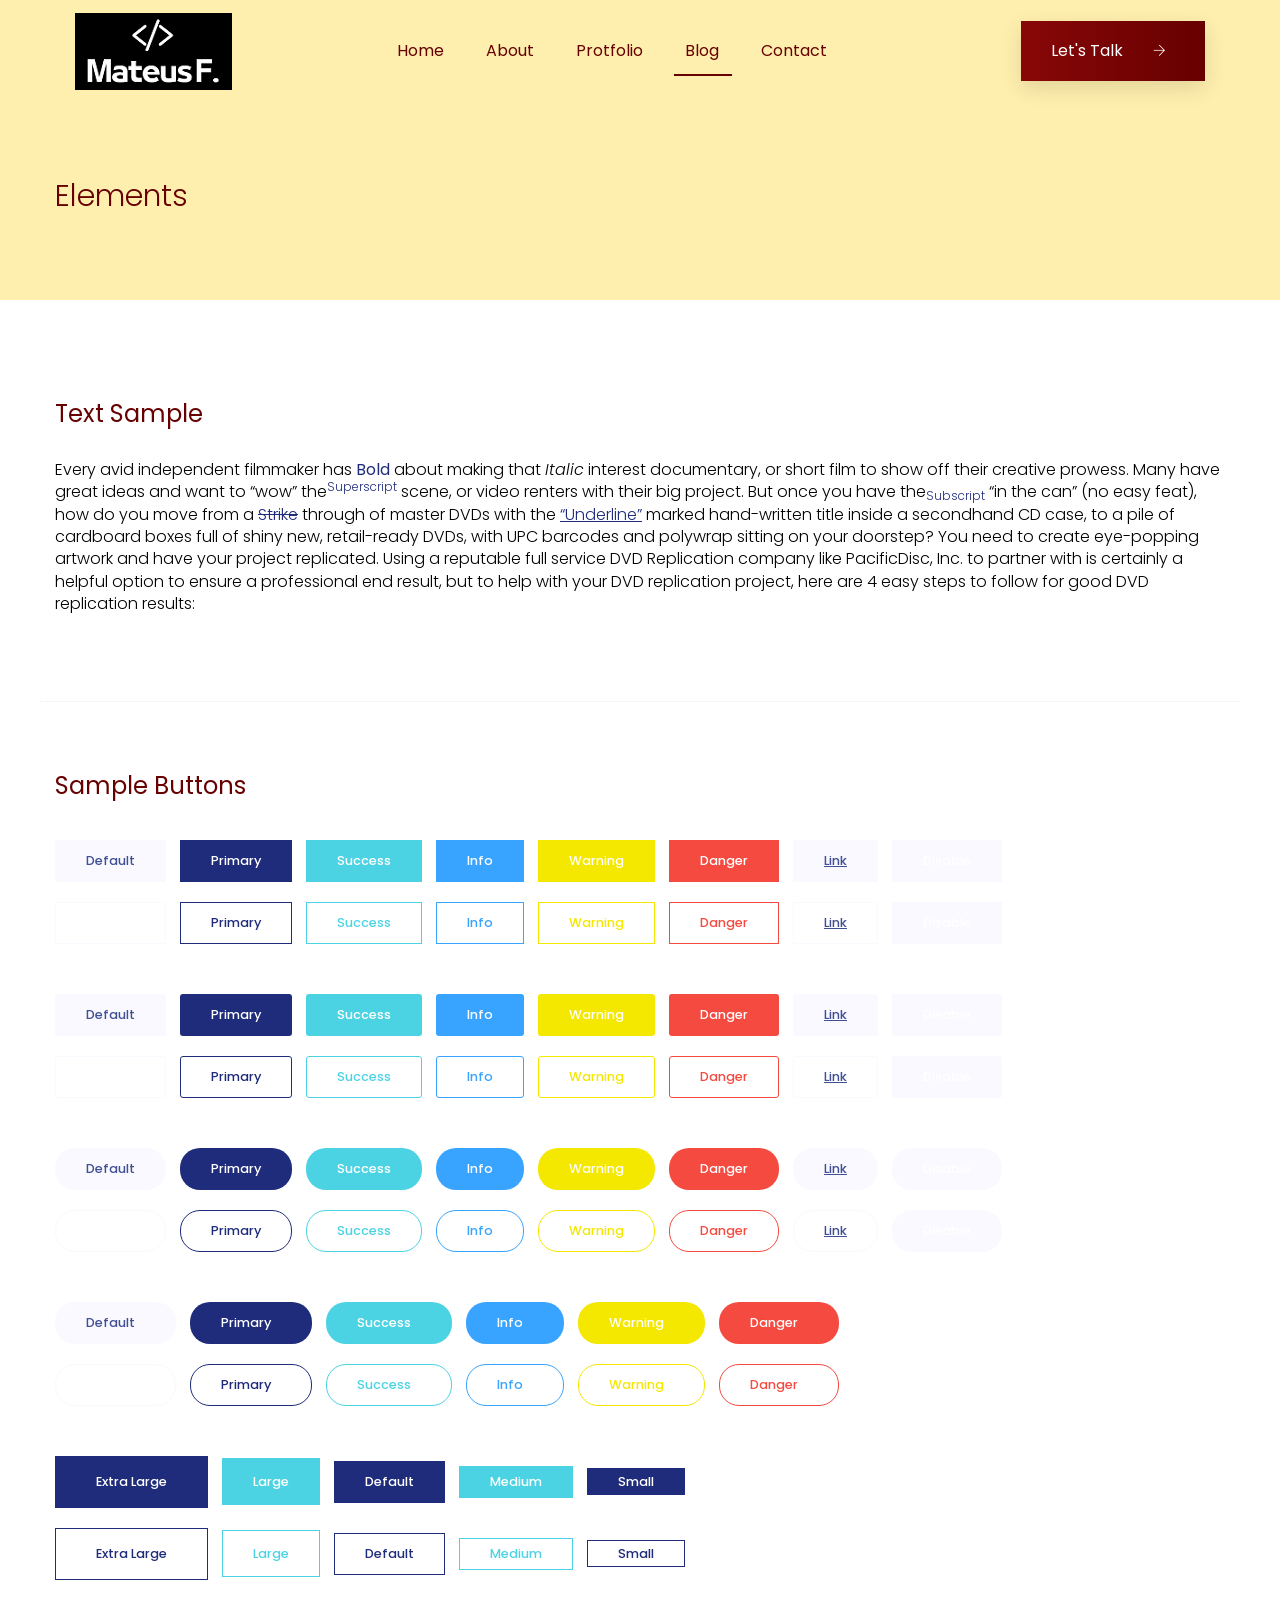
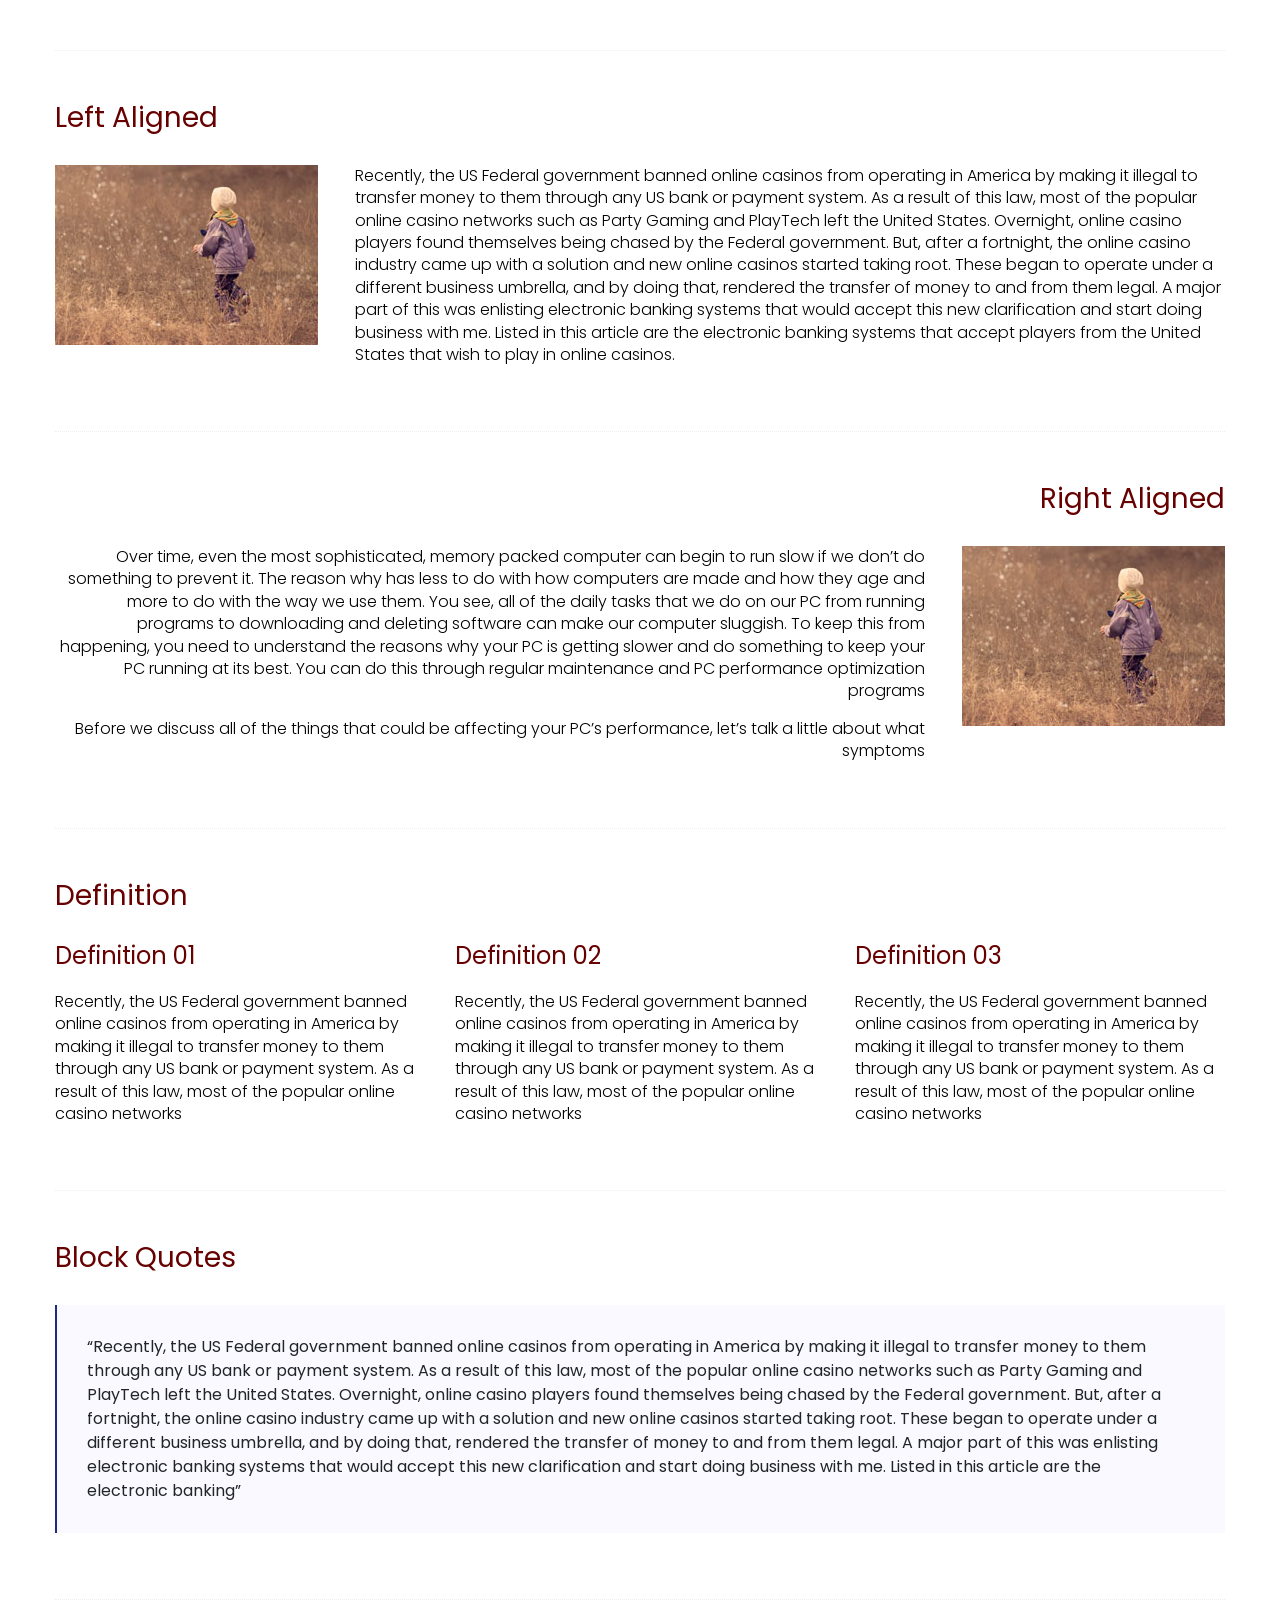
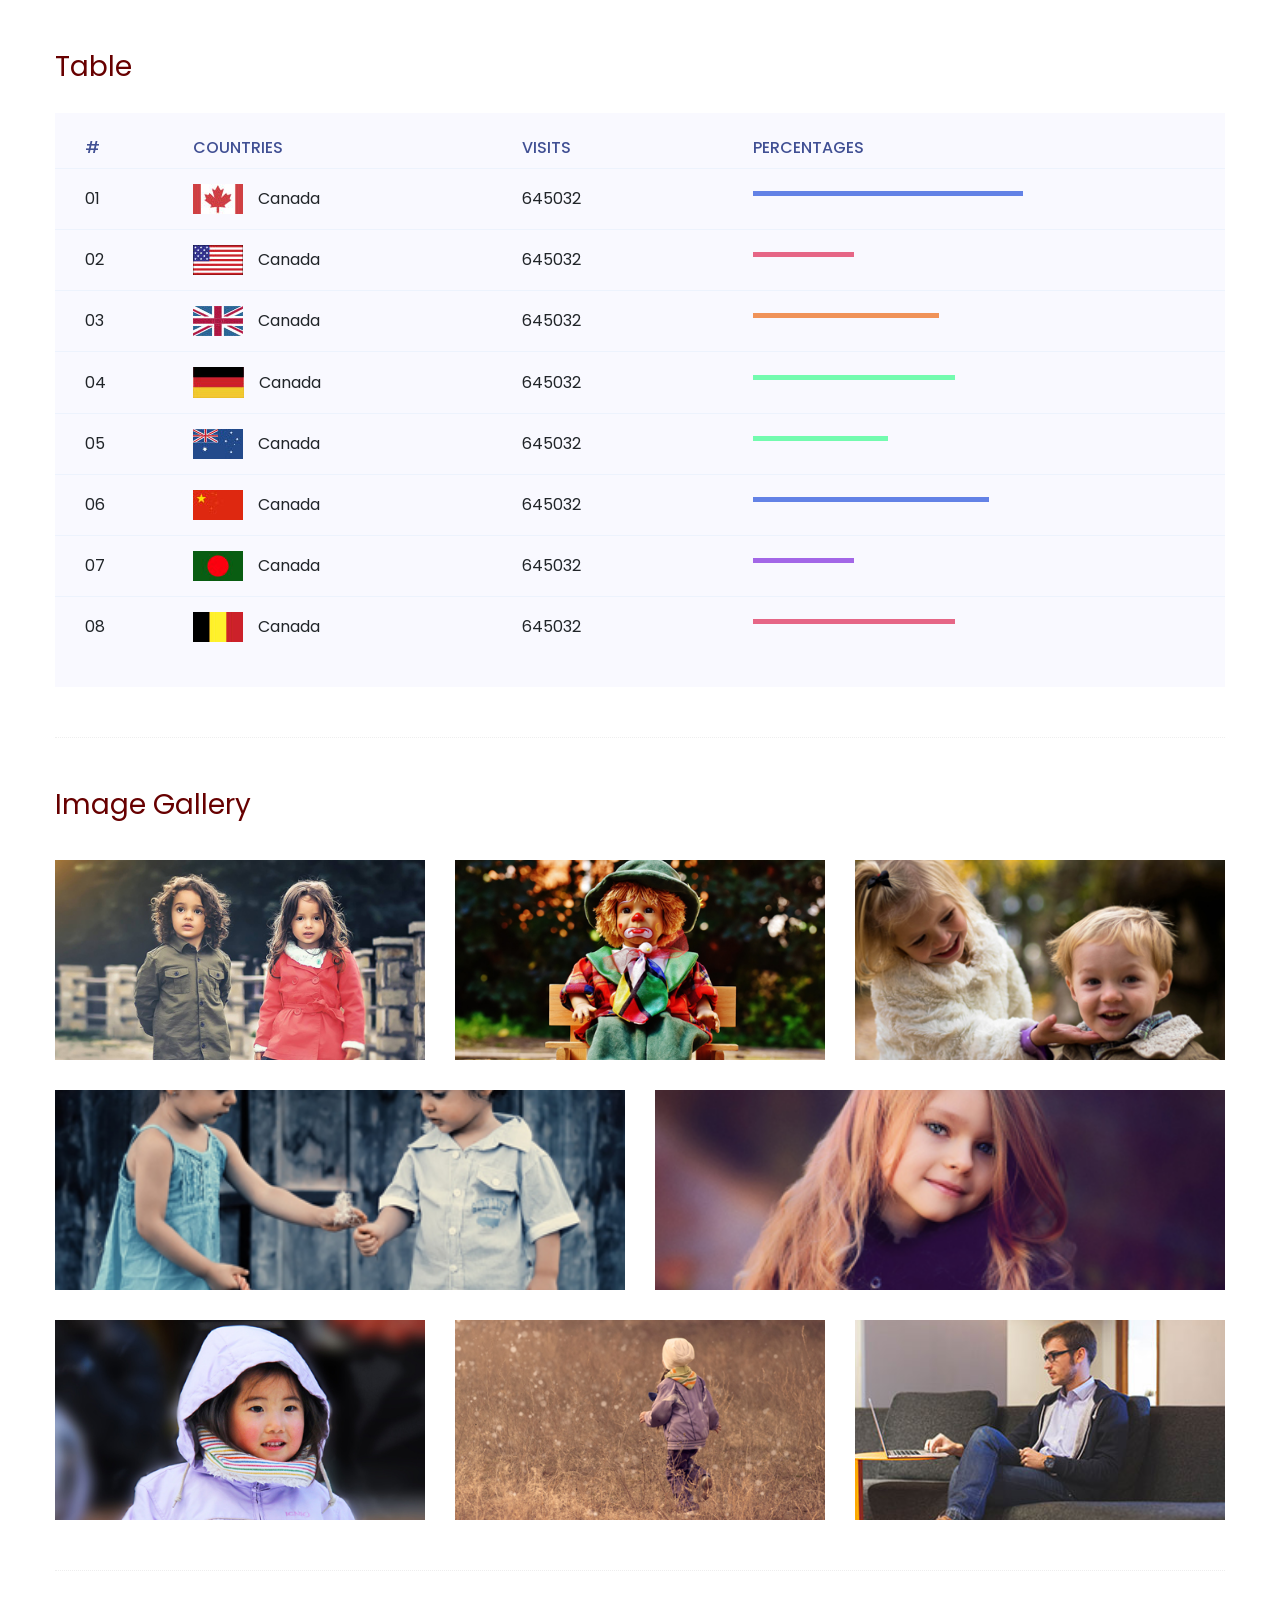
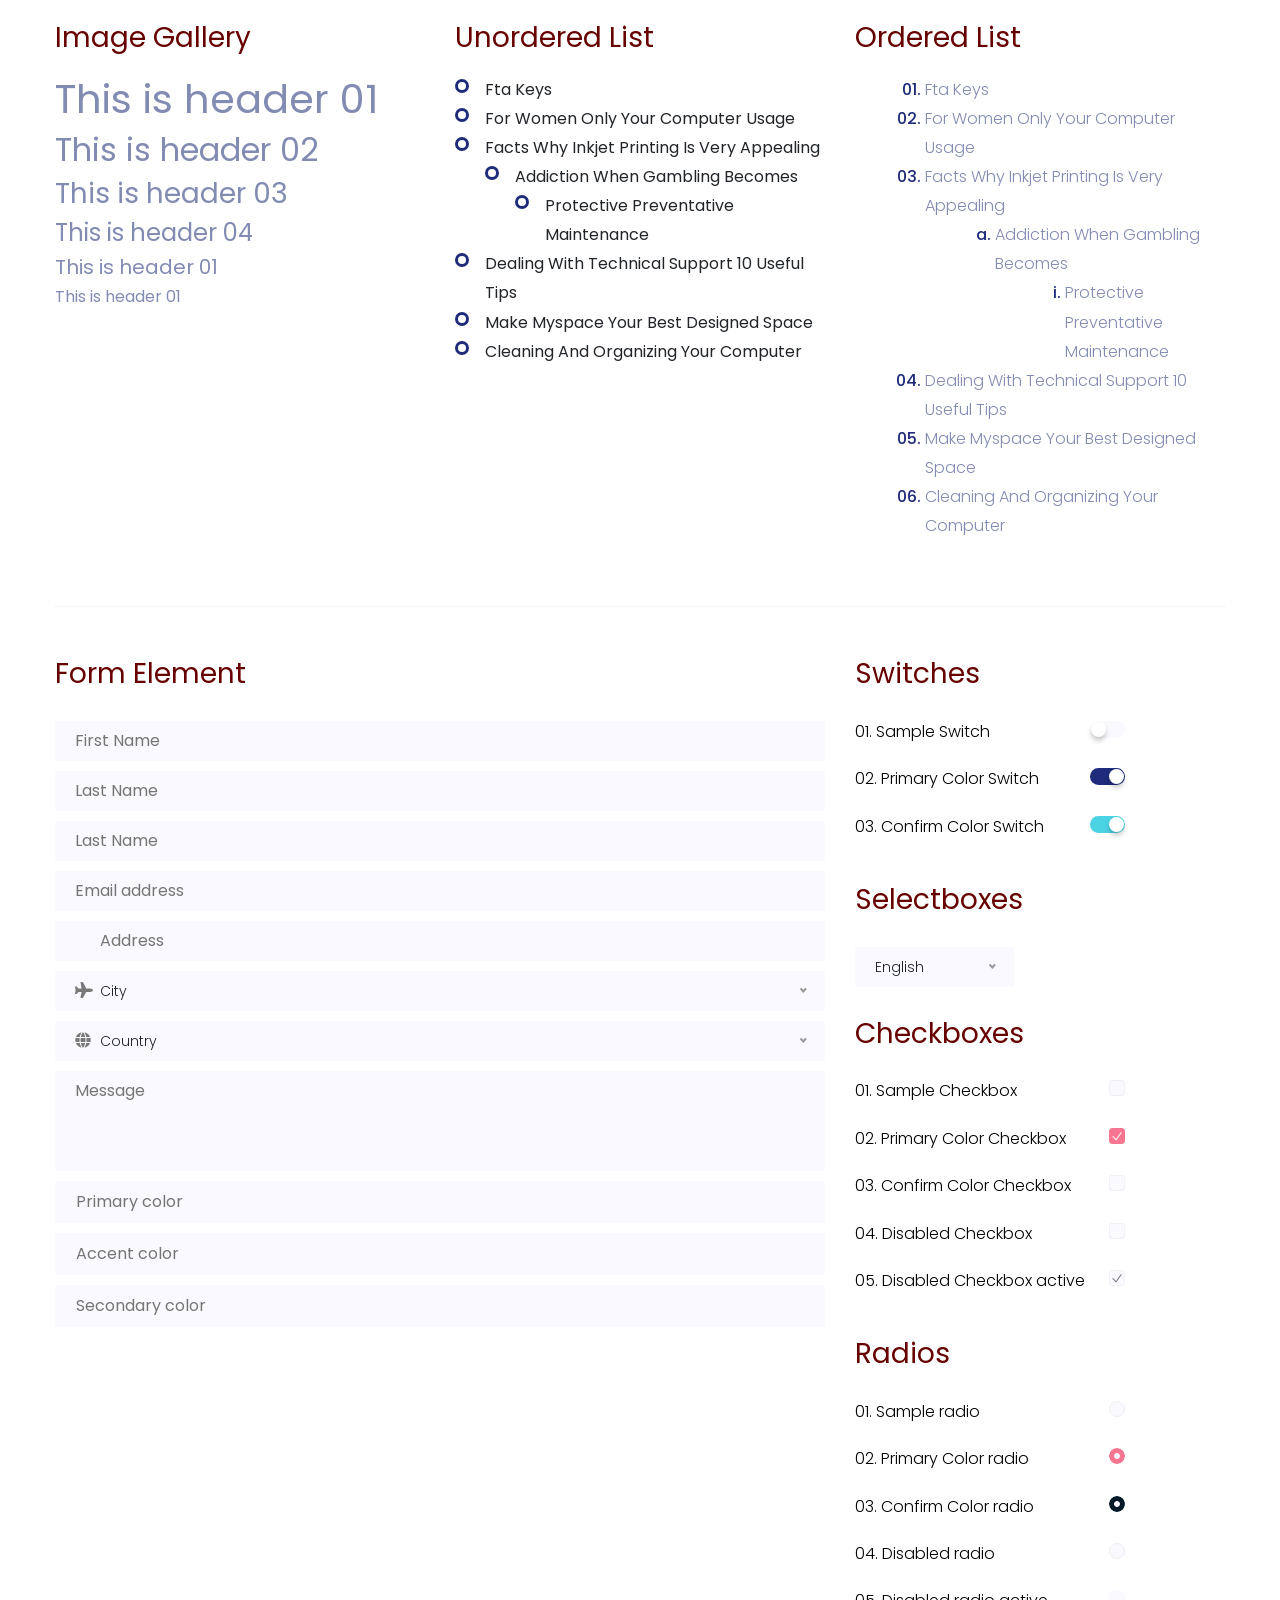
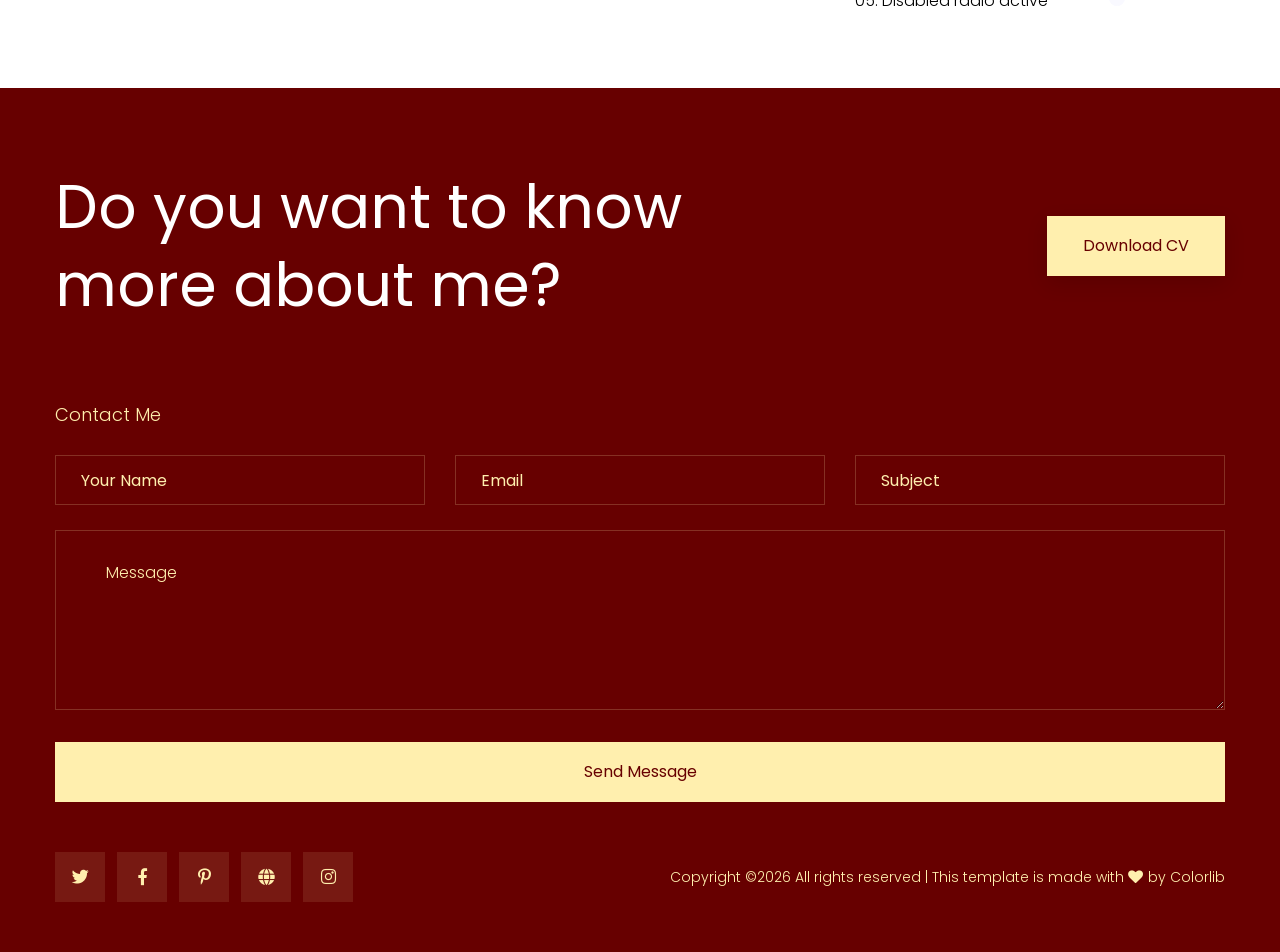
<file: elements.html>
<!doctype html>
<html class="no-js" lang="zxx">
<head>
	<meta charset="utf-8">
	<meta http-equiv="x-ua-compatible" content="ie=edge">
	<title> Personal | Teamplate</title>
	<meta name="description" content="">
	<meta name="viewport" content="width=device-width, initial-scale=1">
	<link rel="shortcut icon" type="image/x-icon" href="assets/img/favicon.ico">

 	<!-- CSS here -->
	<link rel="stylesheet" href="assets/css/bootstrap.min.css">
	<link rel="stylesheet" href="assets/css/owl.carousel.min.css">
	<link rel="stylesheet" href="assets/css/slicknav.css">
	<link rel="stylesheet" href="assets/css/animate.min.css">
	<link rel="stylesheet" href="assets/css/hamburgers.min.css">
	<link rel="stylesheet" href="assets/css/magnific-popup.css">
	<link rel="stylesheet" href="assets/css/fontawesome-all.min.css">
	<link rel="stylesheet" href="assets/css/themify-icons.css">
	<link rel="stylesheet" href="assets/css/slick.css">
	<link rel="stylesheet" href="assets/css/nice-select.css">
	<link rel="stylesheet" href="assets/css/style.css">
</head>
<body>
    <!-- ? Preloader Start -->
    <div id="preloader-active">
        <div class="preloader d-flex align-items-center justify-content-center">
            <div class="preloader-inner position-relative">
                <div class="preloader-circle"></div>
                <div class="preloader-img pere-text">
                    <img src="assets/img/logo/loder.png" alt="">
                </div>
            </div>
        </div>
    </div>
    <!-- Preloader Start -->
    <header>
        <div class="header-area header-transparent">
            <div class="main-header header-sticky">
                <div class="container-fluid">
                    <div class="menu-wrapper d-flex align-items-center justify-content-between">
                        <!-- Logo -->
                        <div class="logo">
                            <a href="index.html"><img src="assets/img/logo/logo.png" alt=""></a>
                        </div>
                        <!-- Main-menu -->
                        <div class="main-menu f-right d-none d-lg-block">
                            <nav>
                                <ul id="navigation">
                                    <li><a href="index.html">Home</a></li>
                                    <li><a href="about.html">About</a></li>
                                    <li><a href="protfolio.html">Protfolio</a></li>
                                    <li class="active"><a href="blog.html">Blog</a>
                                        <ul class="submenu">
                                            <li><a href="blog.html">Blog</a></li>
                                            <li><a href="blog_details.html">Blog Details</a></li>
                                            <li><a href="elements.html">Elements</a></li>
                                        </ul>
                                    </li>
                                    <li><a href="contact.html">Contact</a></li>
                                </ul>
                            </nav>
                        </div>          
                        <!-- Header-btn -->
                        <div class="header-info-right d-none d-lg-block">
                            <a href="#" class="btn header-btn">Let's Talk <i class="ti-arrow-right"></i></a>
                        </div>
                        <!-- Mobile Menu -->
                        <div class="col-12">
                            <div class="mobile_menu d-block d-lg-none"></div>
                        </div>
                    </div>
                </div>
            </div>
        </div>
        <!-- Header End -->
    </header>
    <main>
        <!--? Hero Area Start-->
        <div class="hero-area2 d-flex align-items-center">
            <div class="container">
                <div class="row ">
                    <div class="col-xl-12">
                        <!-- Hero Caption -->
                        <div class="hero-cap pt-100">
                            <h2>Elements</h2>
                        </div>
                    </div>
                </div>
            </div>
        </div>
        <!--Hero Area End-->
		<!--? Start Sample Area -->
		<section class="sample-text-area">
			<div class="container box_1170">
				<h3 class="text-heading">Text Sample</h3>
				<p class="sample-text">
					Every avid independent filmmaker has <b>Bold</b> about making that <i>Italic</i> interest documentary,
					or short
					film to show off their creative prowess. Many have great ideas and want to “wow”
					the<sup>Superscript</sup> scene,
					or video renters with their big project. But once you have the<sub>Subscript</sub> “in the can” (no easy
					feat), how
					do you move from a <del>Strike</del> through of master DVDs with the <u>“Underline”</u> marked
					hand-written title
					inside a secondhand CD case, to a pile of cardboard boxes full of shiny new, retail-ready DVDs, with UPC
					barcodes
					and polywrap sitting on your doorstep? You need to create eye-popping artwork and have your project
					replicated.
					Using a reputable full service DVD Replication company like PacificDisc, Inc. to partner with is
					certainly a
					helpful option to ensure a professional end result, but to help with your DVD replication project, here
					are 4 easy
					steps to follow for good DVD replication results:
	
				</p>
			</div>
		</section>
		<!-- End Sample Area -->
		<!--? Start Button -->
		<section class="button-area">
			<div class="container box_1170 border-top-generic">
				<h3 class="text-heading">Sample Buttons</h3>
				<div class="button-group-area">
					<a href="#" class="genric-btn default">Default</a>
					<a href="#" class="genric-btn primary">Primary</a>
					<a href="#" class="genric-btn success">Success</a>
					<a href="#" class="genric-btn info">Info</a>
					<a href="#" class="genric-btn warning">Warning</a>
					<a href="#" class="genric-btn danger">Danger</a>
					<a href="#" class="genric-btn link">Link</a>
					<a href="#" class="genric-btn disable">Disable</a>
				</div>
				<div class="button-group-area mt-10">
					<a href="#" class="genric-btn default-border">Default</a>
					<a href="#" class="genric-btn primary-border">Primary</a>
					<a href="#" class="genric-btn success-border">Success</a>
					<a href="#" class="genric-btn info-border">Info</a>
					<a href="#" class="genric-btn warning-border">Warning</a>
					<a href="#" class="genric-btn danger-border">Danger</a>
					<a href="#" class="genric-btn link-border">Link</a>
					<a href="#" class="genric-btn disable">Disable</a>
				</div>
				<div class="button-group-area mt-40">
					<a href="#" class="genric-btn default radius">Default</a>
					<a href="#" class="genric-btn primary radius">Primary</a>
					<a href="#" class="genric-btn success radius">Success</a>
					<a href="#" class="genric-btn info radius">Info</a>
					<a href="#" class="genric-btn warning radius">Warning</a>
					<a href="#" class="genric-btn danger radius">Danger</a>
					<a href="#" class="genric-btn link radius">Link</a>
					<a href="#" class="genric-btn disable radius">Disable</a>
				</div>
				<div class="button-group-area mt-10">
					<a href="#" class="genric-btn default-border radius">Default</a>
					<a href="#" class="genric-btn primary-border radius">Primary</a>
					<a href="#" class="genric-btn success-border radius">Success</a>
					<a href="#" class="genric-btn info-border radius">Info</a>
					<a href="#" class="genric-btn warning-border radius">Warning</a>
					<a href="#" class="genric-btn danger-border radius">Danger</a>
					<a href="#" class="genric-btn link-border radius">Link</a>
					<a href="#" class="genric-btn disable radius">Disable</a>
				</div>
				<div class="button-group-area mt-40">
					<a href="#" class="genric-btn default circle">Default</a>
					<a href="#" class="genric-btn primary circle">Primary</a>
					<a href="#" class="genric-btn success circle">Success</a>
					<a href="#" class="genric-btn info circle">Info</a>
					<a href="#" class="genric-btn warning circle">Warning</a>
					<a href="#" class="genric-btn danger circle">Danger</a>
					<a href="#" class="genric-btn link circle">Link</a>
					<a href="#" class="genric-btn disable circle">Disable</a>
				</div>
				<div class="button-group-area mt-10">
					<a href="#" class="genric-btn default-border circle">Default</a>
					<a href="#" class="genric-btn primary-border circle">Primary</a>
					<a href="#" class="genric-btn success-border circle">Success</a>
					<a href="#" class="genric-btn info-border circle">Info</a>
					<a href="#" class="genric-btn warning-border circle">Warning</a>
					<a href="#" class="genric-btn danger-border circle">Danger</a>
					<a href="#" class="genric-btn link-border circle">Link</a>
					<a href="#" class="genric-btn disable circle">Disable</a>
				</div>
				<div class="button-group-area mt-40">
					<a href="#" class="genric-btn default circle arrow">Default<span class="lnr lnr-arrow-right"></span></a>
					<a href="#" class="genric-btn primary circle arrow">Primary<span class="lnr lnr-arrow-right"></span></a>
					<a href="#" class="genric-btn success circle arrow">Success<span class="lnr lnr-arrow-right"></span></a>
					<a href="#" class="genric-btn info circle arrow">Info<span class="lnr lnr-arrow-right"></span></a>
					<a href="#" class="genric-btn warning circle arrow">Warning<span class="lnr lnr-arrow-right"></span></a>
					<a href="#" class="genric-btn danger circle arrow">Danger<span class="lnr lnr-arrow-right"></span></a>
				</div>
				<div class="button-group-area mt-10">
					<a href="#" class="genric-btn default-border circle arrow">Default<span
							class="lnr lnr-arrow-right"></span></a>
					<a href="#" class="genric-btn primary-border circle arrow">Primary<span
							class="lnr lnr-arrow-right"></span></a>
					<a href="#" class="genric-btn success-border circle arrow">Success<span
							class="lnr lnr-arrow-right"></span></a>
					<a href="#" class="genric-btn info-border circle arrow">Info<span
							class="lnr lnr-arrow-right"></span></a>
					<a href="#" class="genric-btn warning-border circle arrow">Warning<span
							class="lnr lnr-arrow-right"></span></a>
					<a href="#" class="genric-btn danger-border circle arrow">Danger<span
							class="lnr lnr-arrow-right"></span></a>
				</div>
				<div class="button-group-area mt-40">
					<a href="#" class="genric-btn primary e-large">Extra Large</a>
					<a href="#" class="genric-btn success large">Large</a>
					<a href="#" class="genric-btn primary">Default</a>
					<a href="#" class="genric-btn success medium">Medium</a>
					<a href="#" class="genric-btn primary small">Small</a>
				</div>
				<div class="button-group-area mt-10">
					<a href="#" class="genric-btn primary-border e-large">Extra Large</a>
					<a href="#" class="genric-btn success-border large">Large</a>
					<a href="#" class="genric-btn primary-border">Default</a>
					<a href="#" class="genric-btn success-border medium">Medium</a>
					<a href="#" class="genric-btn primary-border small">Small</a>
				</div>
			</div>
		</section>
		<!-- End Button -->
		<!--? Start Align Area -->
		<div class="whole-wrap">
			<div class="container box_1170">
				<div class="section-top-border">
					<h3 class="mb-30">Left Aligned</h3>
					<div class="row">
						<div class="col-md-3">
							<img src="assets/img/elements/d.jpg" alt="" class="img-fluid">
						</div>
						<div class="col-md-9 mt-sm-20">
							<p>Recently, the US Federal government banned online casinos from operating in America by making
								it illegal to
								transfer money to them through any US bank or payment system. As a result of this law, most
								of the popular
								online casino networks such as Party Gaming and PlayTech left the United States. Overnight,
								online casino
								players found themselves being chased by the Federal government. But, after a fortnight, the
								online casino
								industry came up with a solution and new online casinos started taking root. These began to
								operate under a
								different business umbrella, and by doing that, rendered the transfer of money to and from
								them legal. A major
								part of this was enlisting electronic banking systems that would accept this new
								clarification and start doing
								business with me. Listed in this article are the electronic banking systems that accept
								players from the United
								States that wish to play in online casinos.</p>
						</div>
					</div>
				</div>
				<div class="section-top-border text-right">
					<h3 class="mb-30">Right Aligned</h3>
					<div class="row">
						<div class="col-md-9">
							<p class="text-right">Over time, even the most sophisticated, memory packed computer can begin
								to run slow if we
								don’t do something to prevent it. The reason why has less to do with how computers are made
								and how they age and
								more to do with the way we use them. You see, all of the daily tasks that we do on our PC
								from running programs
								to downloading and deleting software can make our computer sluggish. To keep this from
								happening, you need to
								understand the reasons why your PC is getting slower and do something to keep your PC
								running at its best. You
								can do this through regular maintenance and PC performance optimization programs</p>
							<p class="text-right">Before we discuss all of the things that could be affecting your PC’s
								performance, let’s
								talk a little about what symptoms</p>
						</div>
						<div class="col-md-3">
							<img src="assets/img/elements/d.jpg" alt="" class="img-fluid">
						</div>
					</div>
				</div>
				<div class="section-top-border">
					<h3 class="mb-30">Definition</h3>
					<div class="row">
						<div class="col-md-4">
							<div class="single-defination">
								<h4 class="mb-20">Definition 01</h4>
								<p>Recently, the US Federal government banned online casinos from operating in America by
									making it illegal to
									transfer money to them through any US bank or payment system. As a result of this law,
									most of the popular
									online casino networks</p>
							</div>
						</div>
						<div class="col-md-4">
							<div class="single-defination">
								<h4 class="mb-20">Definition 02</h4>
								<p>Recently, the US Federal government banned online casinos from operating in America by
									making it illegal to
									transfer money to them through any US bank or payment system. As a result of this law,
									most of the popular
									online casino networks</p>
							</div>
						</div>
						<div class="col-md-4">
							<div class="single-defination">
								<h4 class="mb-20">Definition 03</h4>
								<p>Recently, the US Federal government banned online casinos from operating in America by
									making it illegal to
									transfer money to them through any US bank or payment system. As a result of this law,
									most of the popular
									online casino networks</p>
							</div>
						</div>
					</div>
				</div>
				<div class="section-top-border">
					<h3 class="mb-30">Block Quotes</h3>
					<div class="row">
						<div class="col-lg-12">
							<blockquote class="generic-blockquote">
								“Recently, the US Federal government banned online casinos from operating in America by
								making it illegal to
								transfer money to them through any US bank or payment system. As a result of this law, most
								of the popular
								online casino networks such as Party Gaming and PlayTech left the United States. Overnight,
								online casino
								players found themselves being chased by the Federal government. But, after a fortnight, the
								online casino
								industry came up with a solution and new online casinos started taking root. These began to
								operate under a
								different business umbrella, and by doing that, rendered the transfer of money to and from
								them legal. A major
								part of this was enlisting electronic banking systems that would accept this new
								clarification and start doing
								business with me. Listed in this article are the electronic banking”
							</blockquote>
						</div>
					</div>
				</div>
				<div class="section-top-border">
					<h3 class="mb-30">Table</h3>
					<div class="progress-table-wrap">
						<div class="progress-table">
							<div class="table-head">
								<div class="serial">#</div>
								<div class="country">Countries</div>
								<div class="visit">Visits</div>
								<div class="percentage">Percentages</div>
							</div>
							<div class="table-row">
								<div class="serial">01</div>
								<div class="country"> <img src="assets/img/elements/f1.jpg" alt="flag">Canada</div>
								<div class="visit">645032</div>
								<div class="percentage">
									<div class="progress">
										<div class="progress-bar color-1" role="progressbar" style="width: 80%"
											aria-valuenow="80" aria-valuemin="0" aria-valuemax="100"></div>
									</div>
								</div>
							</div>
							<div class="table-row">
								<div class="serial">02</div>
								<div class="country"> <img src="assets/img/elements/f2.jpg" alt="flag">Canada</div>
								<div class="visit">645032</div>
								<div class="percentage">
									<div class="progress">
										<div class="progress-bar color-2" role="progressbar" style="width: 30%"
											aria-valuenow="30" aria-valuemin="0" aria-valuemax="100"></div>
									</div>
								</div>
							</div>
							<div class="table-row">
								<div class="serial">03</div>
								<div class="country"> <img src="assets/img/elements/f3.jpg" alt="flag">Canada</div>
								<div class="visit">645032</div>
								<div class="percentage">
									<div class="progress">
										<div class="progress-bar color-3" role="progressbar" style="width: 55%"
											aria-valuenow="55" aria-valuemin="0" aria-valuemax="100"></div>
									</div>
								</div>
							</div>
							<div class="table-row">
								<div class="serial">04</div>
								<div class="country"> <img src="assets/img/elements/f4.jpg" alt="flag">Canada</div>
								<div class="visit">645032</div>
								<div class="percentage">
									<div class="progress">
										<div class="progress-bar color-4" role="progressbar" style="width: 60%"
											aria-valuenow="60" aria-valuemin="0" aria-valuemax="100"></div>
									</div>
								</div>
							</div>
							<div class="table-row">
								<div class="serial">05</div>
								<div class="country"> <img src="assets/img/elements/f5.jpg" alt="flag">Canada</div>
								<div class="visit">645032</div>
								<div class="percentage">
									<div class="progress">
										<div class="progress-bar color-5" role="progressbar" style="width: 40%"
											aria-valuenow="40" aria-valuemin="0" aria-valuemax="100"></div>
									</div>
								</div>
							</div>
							<div class="table-row">
								<div class="serial">06</div>
								<div class="country"> <img src="assets/img/elements/f6.jpg" alt="flag">Canada</div>
								<div class="visit">645032</div>
								<div class="percentage">
									<div class="progress">
										<div class="progress-bar color-6" role="progressbar" style="width: 70%"
											aria-valuenow="70" aria-valuemin="0" aria-valuemax="100"></div>
									</div>
								</div>
							</div>
							<div class="table-row">
								<div class="serial">07</div>
								<div class="country"> <img src="assets/img/elements/f7.jpg" alt="flag">Canada</div>
								<div class="visit">645032</div>
								<div class="percentage">
									<div class="progress">
										<div class="progress-bar color-7" role="progressbar" style="width: 30%"
											aria-valuenow="30" aria-valuemin="0" aria-valuemax="100"></div>
									</div>
								</div>
							</div>
							<div class="table-row">
								<div class="serial">08</div>
								<div class="country"> <img src="assets/img/elements/f8.jpg" alt="flag">Canada</div>
								<div class="visit">645032</div>
								<div class="percentage">
									<div class="progress">
										<div class="progress-bar color-8" role="progressbar" style="width: 60%"
											aria-valuenow="60" aria-valuemin="0" aria-valuemax="100"></div>
									</div>
								</div>
							</div>
						</div>
					</div>
				</div>
				<div class="section-top-border">
					<h3>Image Gallery</h3>
					<div class="row gallery-item">
						<div class="col-md-4">
							<a href="assets/img/elements/g1.jpg" class="img-pop-up">
								<div class="single-gallery-image" style="background: url(assets/img/elements/g1.jpg);"></div>
							</a>
						</div>
						<div class="col-md-4">
							<a href="assets/img/elements/g2.jpg" class="img-pop-up">
								<div class="single-gallery-image" style="background: url(assets/img/elements/g2.jpg);"></div>
							</a>
						</div>
						<div class="col-md-4">
							<a href="assets/img/elements/g3.jpg" class="img-pop-up">
								<div class="single-gallery-image" style="background: url(assets/img/elements/g3.jpg);"></div>
							</a>
						</div>
						<div class="col-md-6">
							<a href="assets/img/elements/g4.jpg" class="img-pop-up">
								<div class="single-gallery-image" style="background: url(assets/img/elements/g4.jpg);"></div>
							</a>
						</div>
						<div class="col-md-6">
							<a href="assets/img/elements/g5.jpg" class="img-pop-up">
								<div class="single-gallery-image" style="background: url(assets/img/elements/g5.jpg);"></div>
							</a>
						</div>
						<div class="col-md-4">
							<a href="assets/img/elements/g6.jpg" class="img-pop-up">
								<div class="single-gallery-image" style="background: url(assets/img/elements/g6.jpg);"></div>
							</a>
						</div>
						<div class="col-md-4">
							<a href="assets/img/elements/g7.jpg" class="img-pop-up">
								<div class="single-gallery-image" style="background: url(assets/img/elements/g7.jpg);"></div>
							</a>
						</div>
						<div class="col-md-4">
							<a href="assets/img/elements/g8.jpg" class="img-pop-up">
								<div class="single-gallery-image" style="background: url(assets/img/elements/g8.jpg);"></div>
							</a>
						</div>
					</div>
				</div>
				<div class="section-top-border">
					<div class="row">
						<div class="col-md-4">
							<h3 class="mb-20">Image Gallery</h3>
							<div class="typography">
								<h1>This is header 01</h1>
								<h2>This is header 02</h2>
								<h3>This is header 03</h3>
								<h4>This is header 04</h4>
								<h5>This is header 01</h5>
								<h6>This is header 01</h6>
							</div>
						</div>
						<div class="col-md-4 mt-sm-30">
							<h3 class="mb-20">Unordered List</h3>
							<div class="">
								<ul class="unordered-list">
									<li>Fta Keys</li>
									<li>For Women Only Your Computer Usage</li>
									<li>Facts Why Inkjet Printing Is Very Appealing
										<ul>
											<li>Addiction When Gambling Becomes
												<ul>
													<li>Protective Preventative Maintenance</li>
												</ul>
											</li>
										</ul>
									</li>
									<li>Dealing With Technical Support 10 Useful Tips</li>
									<li>Make Myspace Your Best Designed Space</li>
									<li>Cleaning And Organizing Your Computer</li>
								</ul>
							</div>
						</div>
						<div class="col-md-4 mt-sm-30">
							<h3 class="mb-20">Ordered List</h3>
							<div class="">
								<ol class="ordered-list">
									<li><span>Fta Keys</span></li>
									<li><span>For Women Only Your Computer Usage</span></li>
									<li><span>Facts Why Inkjet Printing Is Very Appealing</span>
										<ol class="ordered-list-alpha">
											<li><span>Addiction When Gambling Becomes</span>
												<ol class="ordered-list-roman">
													<li><span>Protective Preventative Maintenance</span></li>
												</ol>
											</li>
										</ol>
									</li>
									<li><span>Dealing With Technical Support 10 Useful Tips</span></li>
									<li><span>Make Myspace Your Best Designed Space</span></li>
									<li><span>Cleaning And Organizing Your Computer</span></li>
								</ol>
							</div>
						</div>
					</div>
				</div>
				<div class="section-top-border">
					<div class="row">
						<div class="col-lg-8 col-md-8">
							<h3 class="mb-30">Form Element</h3>
							<form action="#">
								<div class="mt-10">
									<input type="text" name="first_name" placeholder="First Name"
										onfocus="this.placeholder = ''" onblur="this.placeholder = 'First Name'" required
										class="single-input">
								</div>
								<div class="mt-10">
									<input type="text" name="last_name" placeholder="Last Name"
										onfocus="this.placeholder = ''" onblur="this.placeholder = 'Last Name'" required
										class="single-input">
								</div>
								<div class="mt-10">
									<input type="text" name="last_name" placeholder="Last Name"
										onfocus="this.placeholder = ''" onblur="this.placeholder = 'Last Name'" required
										class="single-input">
								</div>
								<div class="mt-10">
									<input type="email" name="EMAIL" placeholder="Email address"
										onfocus="this.placeholder = ''" onblur="this.placeholder = 'Email address'" required
										class="single-input">
								</div>
								<div class="input-group-icon mt-10">
									<div class="icon"><i class="fa fa-thumb-tack" aria-hidden="true"></i></div>
									<input type="text" name="address" placeholder="Address" onfocus="this.placeholder = ''"
										onblur="this.placeholder = 'Address'" required class="single-input">
								</div>
								<div class="input-group-icon mt-10">
									<div class="icon"><i class="fa fa-plane" aria-hidden="true"></i></div>
									<div class="form-select" id="default-select"">
												<select>
													<option value=" 1">City</option>
										<option value="1">Dhaka</option>
										<option value="1">Dilli</option>
										<option value="1">Newyork</option>
										<option value="1">Islamabad</option>
										</select>
									</div>
								</div>
								<div class="input-group-icon mt-10">
									<div class="icon"><i class="fa fa-globe" aria-hidden="true"></i></div>
									<div class="form-select" id="default-select"">
												<select>
													<option value=" 1">Country</option>
										<option value="1">Bangladesh</option>
										<option value="1">India</option>
										<option value="1">England</option>
										<option value="1">Srilanka</option>
										</select>
									</div>
								</div>
	
								<div class="mt-10">
									<textarea class="single-textarea" placeholder="Message" onfocus="this.placeholder = ''"
										onblur="this.placeholder = 'Message'" required></textarea>
								</div>
								<div class="mt-10">
									<input type="text" name="first_name" placeholder="Primary color"
										onfocus="this.placeholder = ''" onblur="this.placeholder = 'Primary color'" required
										class="single-input-primary">
								</div>
								<div class="mt-10">
									<input type="text" name="first_name" placeholder="Accent color"
										onfocus="this.placeholder = ''" onblur="this.placeholder = 'Accent color'" required
										class="single-input-accent">
								</div>
								<div class="mt-10">
									<input type="text" name="first_name" placeholder="Secondary color"
										onfocus="this.placeholder = ''" onblur="this.placeholder = 'Secondary color'"
										required class="single-input-secondary">
								</div>
							</form>
						</div>
						<div class="col-lg-3 col-md-4 mt-sm-30">
							<div class="single-element-widget">
								<h3 class="mb-30">Switches</h3>
								<div class="switch-wrap d-flex justify-content-between">
									<p>01. Sample Switch</p>
									<div class="primary-switch">
										<input type="checkbox" id="default-switch">
										<label for="default-switch"></label>
									</div>
								</div>
								<div class="switch-wrap d-flex justify-content-between">
									<p>02. Primary Color Switch</p>
									<div class="primary-switch">
										<input type="checkbox" id="primary-switch" checked>
										<label for="primary-switch"></label>
									</div>
								</div>
								<div class="switch-wrap d-flex justify-content-between">
									<p>03. Confirm Color Switch</p>
									<div class="confirm-switch">
										<input type="checkbox" id="confirm-switch" checked>
										<label for="confirm-switch"></label>
									</div>
								</div>
							</div>
							<div class="single-element-widget mt-30">
								<h3 class="mb-30">Selectboxes</h3>
								<div class="default-select" id="default-select"">
											<select>
												<option value=" 1">English</option>
									<option value="1">Spanish</option>
									<option value="1">Arabic</option>
									<option value="1">Portuguise</option>
									<option value="1">Bengali</option>
									</select>
								</div>
							</div>
							<div class="single-element-widget mt-30">
								<h3 class="mb-30">Checkboxes</h3>
								<div class="switch-wrap d-flex justify-content-between">
									<p>01. Sample Checkbox</p>
									<div class="primary-checkbox">
										<input type="checkbox" id="default-checkbox">
										<label for="default-checkbox"></label>
									</div>
								</div>
								<div class="switch-wrap d-flex justify-content-between">
									<p>02. Primary Color Checkbox</p>
									<div class="primary-checkbox">
										<input type="checkbox" id="primary-checkbox" checked>
										<label for="primary-checkbox"></label>
									</div>
								</div>
								<div class="switch-wrap d-flex justify-content-between">
									<p>03. Confirm Color Checkbox</p>
									<div class="confirm-checkbox">
										<input type="checkbox" id="confirm-checkbox">
										<label for="confirm-checkbox"></label>
									</div>
								</div>
								<div class="switch-wrap d-flex justify-content-between">
									<p>04. Disabled Checkbox</p>
									<div class="disabled-checkbox">
										<input type="checkbox" id="disabled-checkbox" disabled>
										<label for="disabled-checkbox"></label>
									</div>
								</div>
								<div class="switch-wrap d-flex justify-content-between">
									<p>05. Disabled Checkbox active</p>
									<div class="disabled-checkbox">
										<input type="checkbox" id="disabled-checkbox-active" checked disabled>
										<label for="disabled-checkbox-active"></label>
									</div>
								</div>
							</div>
							<div class="single-element-widget mt-30">
								<h3 class="mb-30">Radios</h3>
								<div class="switch-wrap d-flex justify-content-between">
									<p>01. Sample radio</p>
									<div class="primary-radio">
										<input type="checkbox" id="default-radio">
										<label for="default-radio"></label>
									</div>
								</div>
								<div class="switch-wrap d-flex justify-content-between">
									<p>02. Primary Color radio</p>
									<div class="primary-radio">
										<input type="checkbox" id="primary-radio" checked>
										<label for="primary-radio"></label>
									</div>
								</div>
								<div class="switch-wrap d-flex justify-content-between">
									<p>03. Confirm Color radio</p>
									<div class="confirm-radio">
										<input type="checkbox" id="confirm-radio" checked>
										<label for="confirm-radio"></label>
									</div>
								</div>
								<div class="switch-wrap d-flex justify-content-between">
									<p>04. Disabled radio</p>
									<div class="disabled-radio">
										<input type="checkbox" id="disabled-radio" disabled>
										<label for="disabled-radio"></label>
									</div>
								</div>
								<div class="switch-wrap d-flex justify-content-between">
									<p>05. Disabled radio active</p>
									<div class="disabled-radio">
										<input type="checkbox" id="disabled-radio-active" checked disabled>
										<label for="disabled-radio-active"></label>
									</div>
								</div>
							</div>
						</div>
					</div>
				</div>
			</div>
		</div>
		<!-- End Align Area -->
	</main>
    <footer>
        <div class="footer-wrappr">
            <div class="footer-top">
                <!-- Want To work -->
                <section class="wantToWork-area ">
                    <div class="container">
                        <div class="wants-wrapper w-padding2">
                            <div class="row align-items-center justify-content-between">
                                <div class="col-xl-7 col-lg-9 col-md-8">
                                    <div class="wantToWork-caption wantToWork-caption2">
                                        <h2>Do you want to know more about me?</h2>
                                    </div>
                                </div>
                                <div class="col-xl-2 col-lg-3 col-md-4">
                                    <a href="#" class="btn white-btn f-right sm-left">Download CV</a>
                                </div>
                            </div>
                        </div>
                    </div>
                </section>
                <!-- Want To work End -->
                <div class="container">
                    <div class="row">
                        <div class="col-lg-12">
                            <!-- contact-form -->
                            <div class="form-wrapper">
                                <div class="row ">
                                    <div class="col-xl-12">
                                        <div class="small-tittle mb-30">
                                            <h4>Contact Me</h4>
                                        </div>
                                    </div>
                                </div>
                                <form id="contact-form" action="#" method="POST">
                                    <div class="row">
                                        <div class="col-lg-4 col-md-6">
                                            <div class="form-box user-icon mb-25">
                                                <input type="text" name="name" placeholder="Your name">
                                            </div>
                                        </div>
                                        <div class="col-lg-4 col-md-6">
                                            <div class="form-box email-icon mb-25">
                                                <input type="text" name="email" placeholder="Email">
                                            </div>
                                        </div>
                                        <div class="col-lg-4 col-md-6">
                                            <div class="form-box email-icon mb-25">
                                                <input type="text" name="email" placeholder="Subject">
                                            </div>
                                        </div>
                                        <div class="col-lg-12">
                                            <div class="form-box message-icon mb-25">
                                                <textarea name="message" id="message" placeholder="Message"></textarea>
                                            </div>
                                            <div class="submit-info">
                                                <button class="submit-btn2" type="submit">Send Message</button>
                                            </div>
                                        </div>
                                    </div>
                                </form> 
                            </div>
                        </div>
                    </div>
                </div>
            </div>
            <!-- footer-bottom area -->
            <div class="footer-bottom-area">
                <div class="container">
                    <div class="footer-border">
                        <div class="row align-items-center">
                            <div class="col-xl-4 col-lg-4">
                                <div class="footer-social">
                                    <a href="#"><i class="fab fa-twitter"></i></a>
                                    <a href="https://bit.ly/sai4ull"><i class="fab fa-facebook-f"></i></a>
                                    <a href="#"><i class="fab fa-pinterest-p"></i></a>
                                    <a href="#"><i class="fas fa-globe"></i></a>
                                    <a href="#"><i class="fab fa-instagram"></i></a>
                                </div>
                            </div>
                            <div class="col-xl-8 col-lg-8">
                                <div class="footer-copy-right f-right">
                                    <p><!-- Link back to Colorlib can't be removed. Template is licensed under CC BY 3.0. -->
  Copyright &copy;<script>document.write(new Date().getFullYear());</script> All rights reserved | This template is made with <i class="fa fa-heart" aria-hidden="true"></i> by <a href="https://colorlib.com" target="_blank">Colorlib</a>
  <!-- Link back to Colorlib can't be removed. Template is licensed under CC BY 3.0. --></p>
                                </div>
                            </div>
                        </div>
                    </div>
                </div>
            </div>
        </div>
    </footer>
    <!-- Scroll Up -->
    <div id="back-top" >
        <a title="Go to Top" href="#"> <i class="fas fa-level-up-alt"></i></a>
	</div>

	<!-- JS here -->

	<script src="./assets/js/vendor/modernizr-3.5.0.min.js"></script>
	<!-- Jquery, Popper, Bootstrap -->
	<script src="./assets/js/vendor/jquery-1.12.4.min.js"></script>
	<script src="./assets/js/popper.min.js"></script>
	<script src="./assets/js/bootstrap.min.js"></script>
	<!-- Jquery Mobile Menu -->
	<script src="./assets/js/jquery.slicknav.min.js"></script>

	<!-- Jquery Slick , Owl-Carousel Plugins -->
	<script src="./assets/js/owl.carousel.min.js"></script>
	<script src="./assets/js/slick.min.js"></script>
	<!-- One Page, Animated-HeadLin -->
	<script src="./assets/js/wow.min.js"></script>
	<script src="./assets/js/animated.headline.js"></script>
	<script src="./assets/js/jquery.magnific-popup.js"></script>

	<!-- Date Picker -->
	<script src="./assets/js/gijgo.min.js"></script>
	<!-- Nice-select, sticky -->
	<script src="./assets/js/jquery.nice-select.min.js"></script>
	<script src="./assets/js/jquery.sticky.js"></script>
	
	<!-- counter , waypoint,Hover Direction -->
	<script src="./assets/js/jquery.counterup.min.js"></script>
	<script src="./assets/js/waypoints.min.js"></script>
	<script src="./assets/js/jquery.countdown.min.js"></script>
	<script src="./assets/js/hover-direction-snake.min.js"></script>

	<!-- contact js -->
	<script src="./assets/js/contact.js"></script>
	<script src="./assets/js/jquery.form.js"></script>
	<script src="./assets/js/jquery.validate.min.js"></script>
	<script src="./assets/js/mail-script.js"></script>
	<script src="./assets/js/jquery.ajaxchimp.min.js"></script>
	
	<!-- Jquery Plugins, main Jquery -->	
	<script src="./assets/js/plugins.js"></script>
	<script src="./assets/js/main.js"></script>


     
	</body>
</html>
</file>
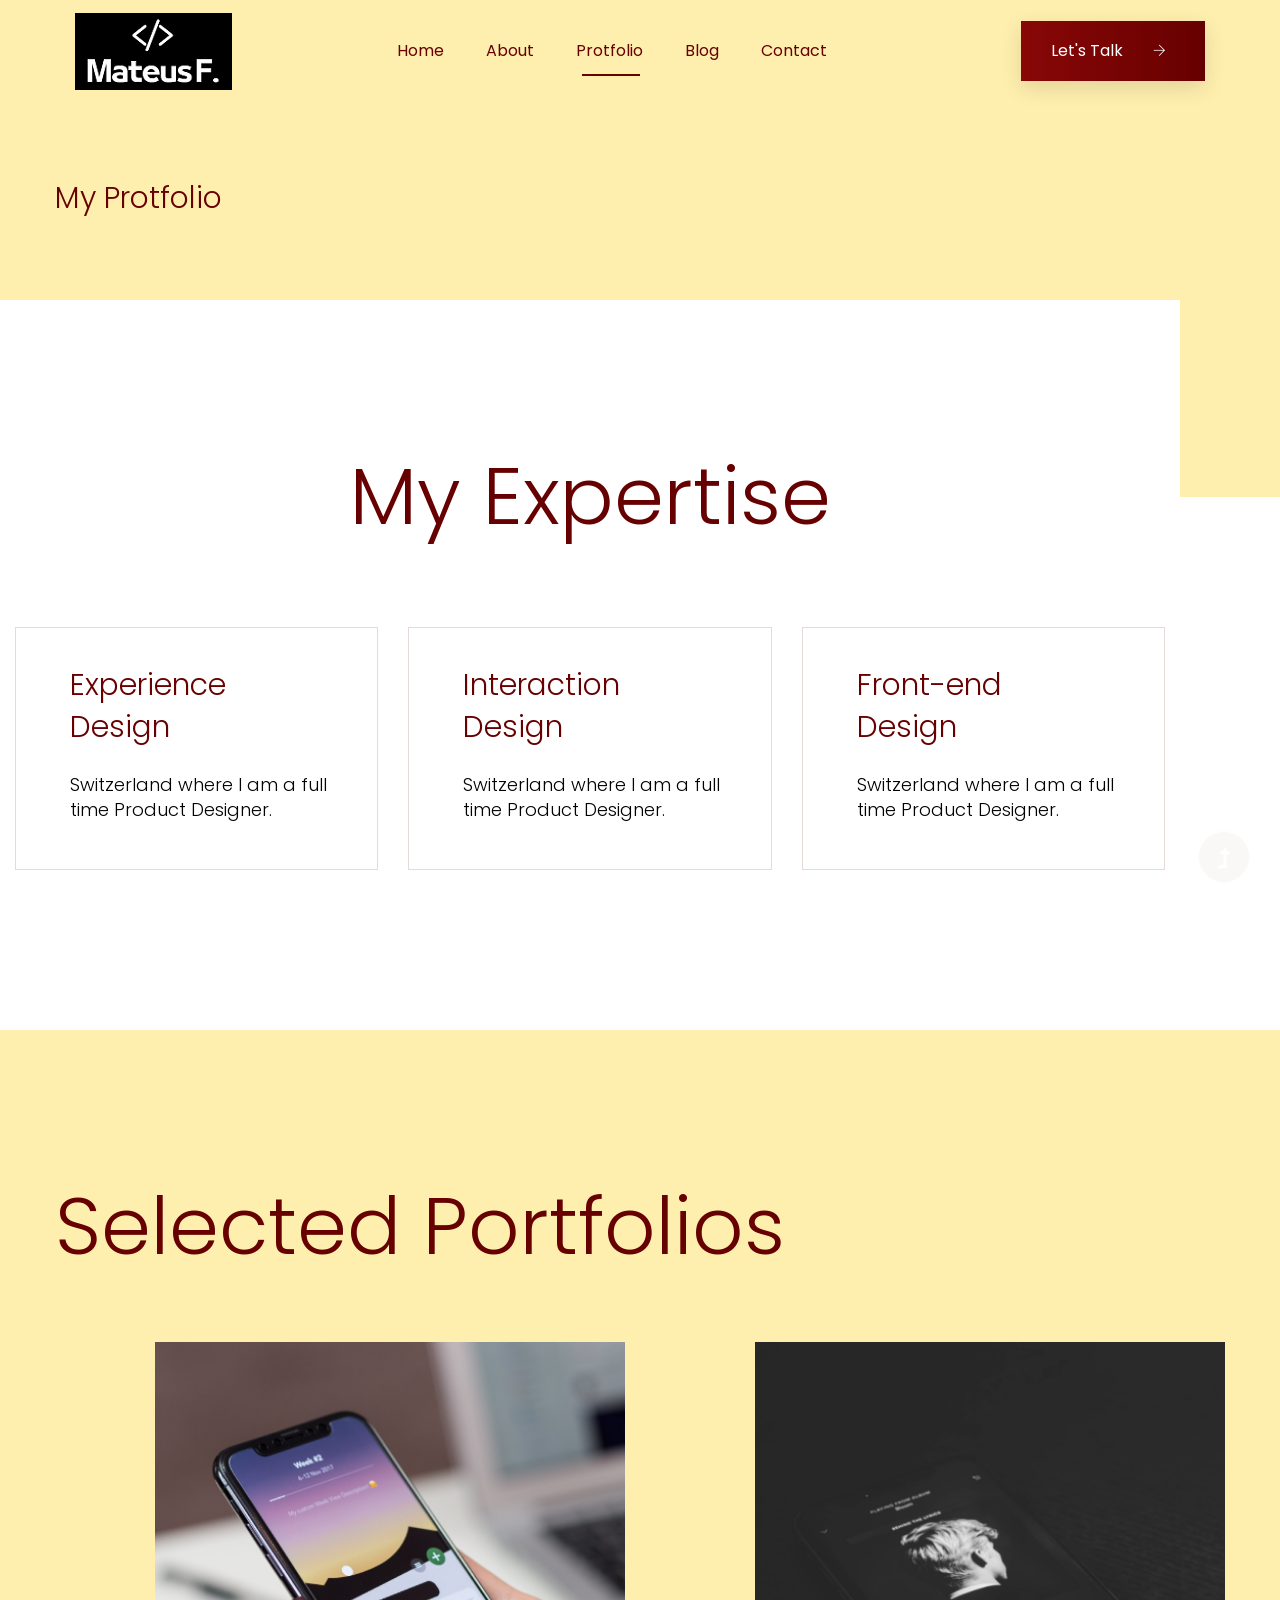
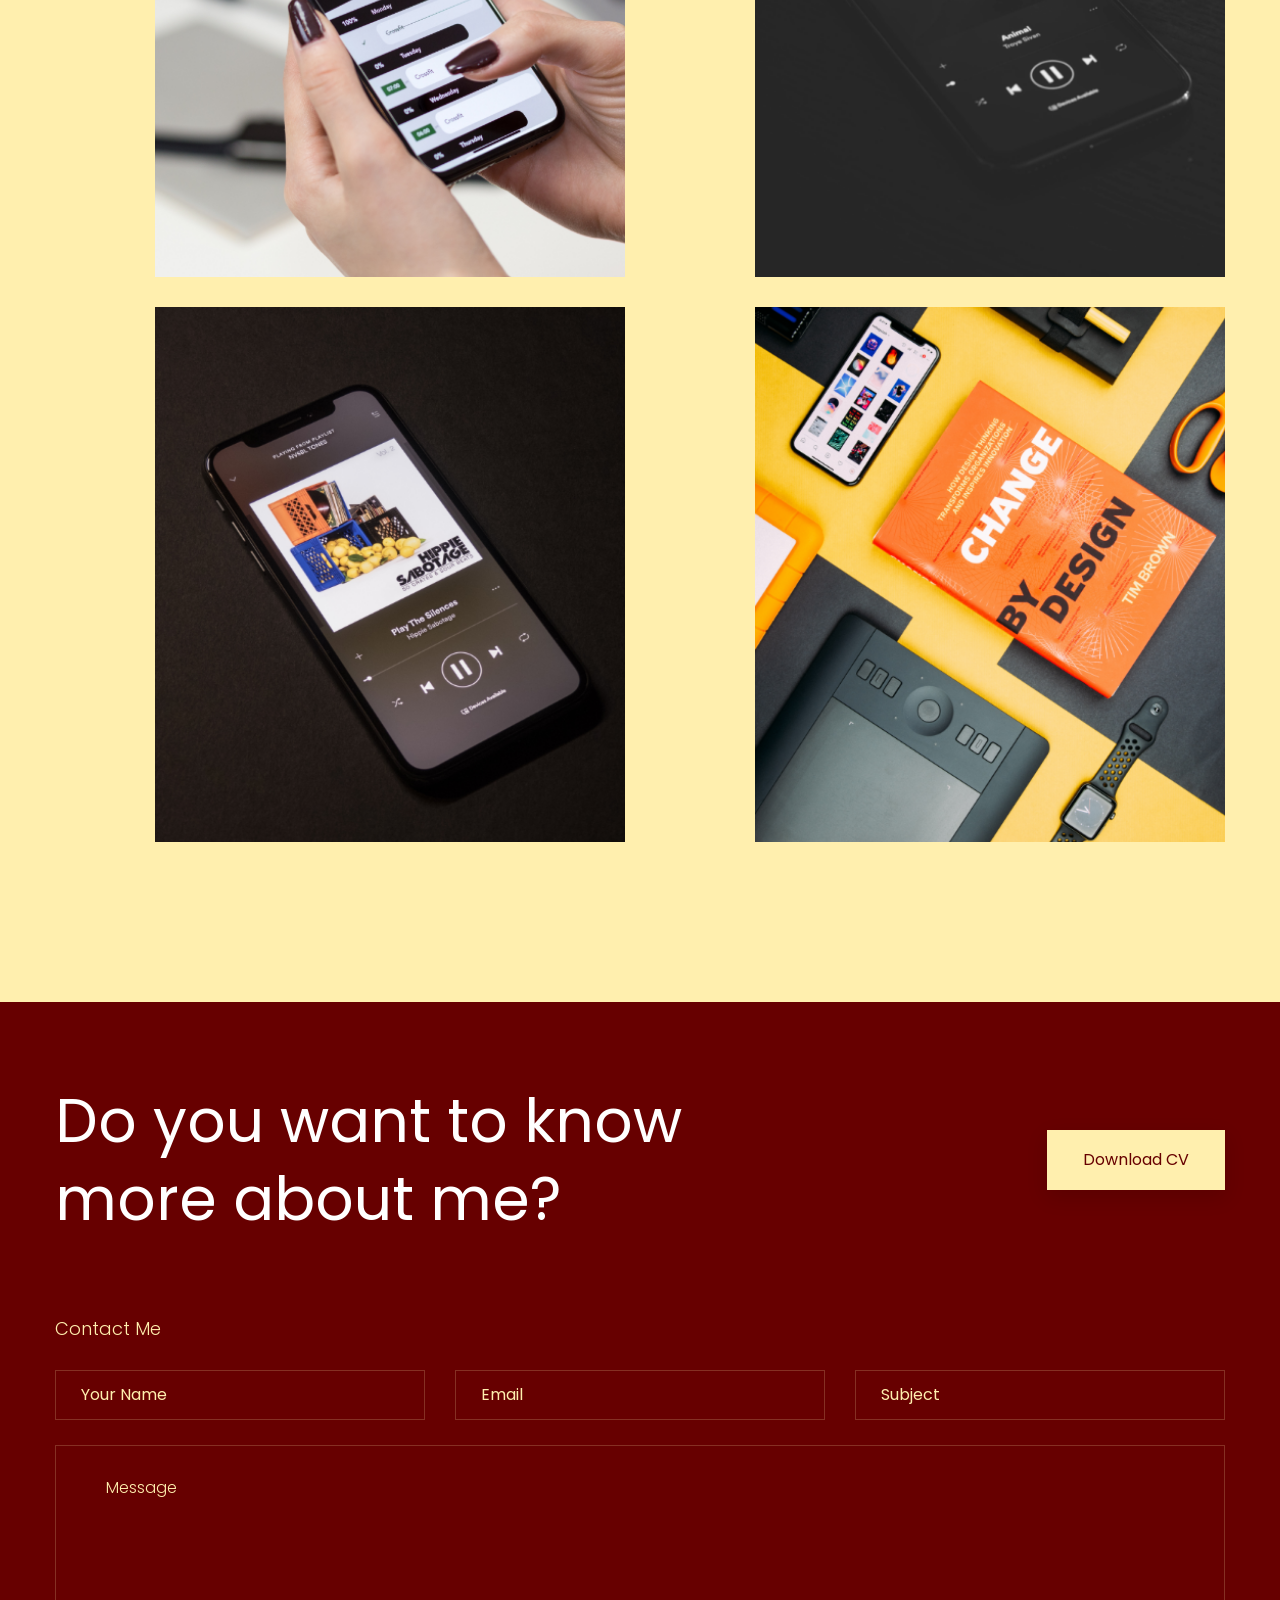
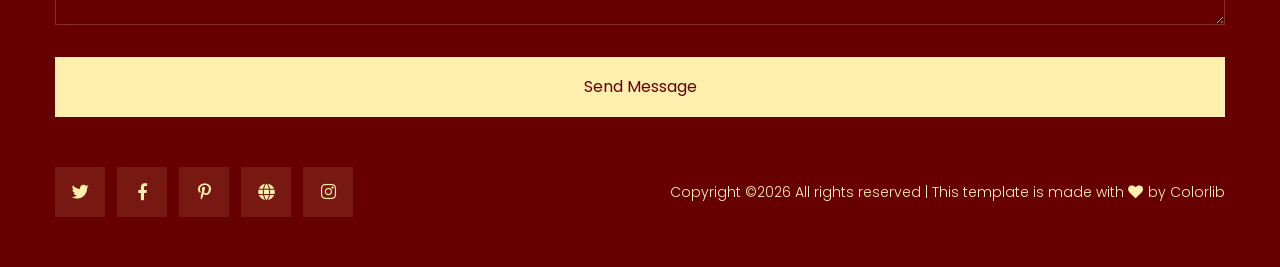
<file: protfolio.html>
<!doctype html>
<html class="no-js" lang="zxx">
<head>
    <meta charset="utf-8">
    <meta http-equiv="x-ua-compatible" content="ie=edge">
    <title> Personal | Teamplate</title>
    <meta name="description" content="">
    <meta name="viewport" content="width=device-width, initial-scale=1">
    <link rel="manifest" href="site.webmanifest">
    <link rel="shortcut icon" type="image/x-icon" href="assets/img/favicon.ico">

	<!-- CSS here -->
	<link rel="stylesheet" href="assets/css/bootstrap.min.css">
	<link rel="stylesheet" href="assets/css/owl.carousel.min.css">
	<link rel="stylesheet" href="assets/css/slicknav.css">
    <link rel="stylesheet" href="assets/css/flaticon.css">
    <link rel="stylesheet" href="assets/css/progressbar_barfiller.css">
    <link rel="stylesheet" href="assets/css/gijgo.css">
    <link rel="stylesheet" href="assets/css/animate.min.css">
    <link rel="stylesheet" href="assets/css/animated-headline.css">
	<link rel="stylesheet" href="assets/css/magnific-popup.css">
	<link rel="stylesheet" href="assets/css/fontawesome-all.min.css">
	<link rel="stylesheet" href="assets/css/themify-icons.css">
	<link rel="stylesheet" href="assets/css/slick.css">
	<link rel="stylesheet" href="assets/css/nice-select.css">
    <link rel="stylesheet" href="assets/css/style.css">
    
</head>
<body>
    <!-- ? Preloader Start -->
    <div id="preloader-active">
        <div class="preloader d-flex align-items-center justify-content-center">
            <div class="preloader-inner position-relative">
                <div class="preloader-circle"></div>
                <div class="preloader-img pere-text">
                    <img src="assets/img/logo/loder.png" alt="">
                </div>
            </div>
        </div>
    </div>
    <!-- Preloader Start -->
    <header>
        <div class="header-area header-transparent">
            <div class="main-header header-sticky">
                <div class="container-fluid">
                    <div class="menu-wrapper d-flex align-items-center justify-content-between">
                        <!-- Logo -->
                        <div class="logo">
                            <a href="index.html"><img src="assets/img/logo/logo.png" alt=""></a>
                        </div>
                        <!-- Main-menu -->
                        <div class="main-menu f-right d-none d-lg-block">
                            <nav>
                                <ul id="navigation">
                                    <li><a href="index.html">Home</a></li>
                                    <li><a href="about.html">About</a></li>
                                    <li class="active"><a href="protfolio.html">Protfolio</a></li>
                                    <li><a href="blog.html">Blog</a>
                                        <ul class="submenu">
                                            <li><a href="blog.html">Blog</a></li>
                                            <li><a href="blog_details.html">Blog Details</a></li>
                                            <li><a href="elements.html">Elements</a></li>
                                        </ul>
                                    </li>
                                    <li><a href="contact.html">Contact</a></li>
                                </ul>
                            </nav>
                        </div>          
                        <!-- Header-btn -->
                        <div class="header-info-right d-none d-lg-block">
                            <a href="#" class="btn header-btn">Let's Talk <i class="ti-arrow-right"></i></a>
                        </div>
                        <!-- Mobile Menu -->
                        <div class="col-12">
                            <div class="mobile_menu d-block d-lg-none"></div>
                        </div>
                    </div>
                </div>
            </div>
        </div>
        <!-- Header End -->
    </header>
    <main>
        <!--? Hero Area Start-->
        <div class="hero-area2 d-flex align-items-center">
            <div class="container">
                <div class="row ">
                    <div class="col-xl-12">
                        <!-- Hero Caption -->
                        <div class="hero-cap pt-100">
                            <h2>My Protfolio</h2>
                        </div>
                    </div>
                </div>
            </div>
        </div>
        <!--Hero Area End-->
        <!--? About 1 Start-->
        <section class="about-area section-padding40 our-services">
            <div class="container">
                <div class="rwo">
                    <div class="col-xl-12">
                        <div class="section-tittle mb-75 text-center">
                            <h2>My Expertise</h2>
                        </div>
                    </div>
                </div>
                <div class="row d-flex justify-contnet-center">
                    <div class="col-lg-4 col-md-4 col-sm-6">
                        <div class="single-services single-services2 mb-30">
                            <div class="services-cap">
                                <h5>Experience<br> Design</h5>
                                <p>Switzerland where I am a full time Product Designer.</p>
                            </div>
                        </div>
                    </div>
                    <div class="col-lg-4 col-md-4 col-sm-6">
                        <div class="single-services single-services2 mb-30">
                            <div class="services-cap">
                                <h5>Interaction<br> Design</h5>
                                <p>Switzerland where I am a full time Product Designer.</p>
                            </div>
                        </div>
                    </div>
                    <div class="col-lg-4 col-md-4 col-sm-6">
                        <div class="single-services single-services2 mb-30">
                            <div class="services-cap">
                                <h5>Front-end<br> Design</h5>
                                <p>Switzerland where I am a full time Product Designer.</p>
                            </div>
                        </div>
                    </div>
                </div>
            </div>
        </section>
        <!-- About  End-->
        <!--? Gallery Area Start -->
        <div class="gallery-area section-padding40">
            <div class="container">
                <div class="row">
                    <div class="col-lg-12">
                        <div class="section-tittle mb-60">
                            <h2>Selected Portfolios</h2>
                        </div>
                    </div>
                </div>
                <div class="row justify-content-between">
                    <div class="offset-xl-1 col-xl-5 col-lg-6 col-md-6 col-sm-6">
                        <div class="box snake mb-30">
                            <div class="gallery-img small-img " style="background-image: url(assets/img/gallery/gallery1.png);"></div>
                            <div class="overlay">
                                <div class="overlay-content">
                                    <a href="assets/img/gallery/gallery1.png" class="img-pop-up"><i class="ti-plus"></i></a>
                                </div>
                            </div>
                        </div>
                    </div>
                    <div class="col-xl-5 ol-lg-6 col-lg-6 col-md-6 col-sm-6">
                        <div class="box snake mb-30">
                            <div class="gallery-img small-img " style="background-image: url(assets/img/gallery/gallery2.png);"></div>
                            <div class="overlay">
                                <div class="overlay-content">
                                    <a href="assets/img/gallery/gallery2.png" class="img-pop-up"><i class="ti-plus"></i></a>
                                </div>
                            </div>
                        </div>
                    </div>
                    <div class="offset-xl-1 col-xl-5 col-lg-6 col-md-6 col-sm-6">
                        <div class="box snake mb-30">
                            <div class="gallery-img small-img " style="background-image: url(assets/img/gallery/gallery3.png);"></div>
                            <div class="overlay">
                                <div class="overlay-content">
                                    <a href="assets/img/gallery/gallery2.png" class="img-pop-up"><i class="ti-plus"></i></a>
                                </div>
                            </div>
                        </div>
                    </div>
                    <div class="col-xl-5 col-lg-6 col-md-6 col-sm-6">
                        <div class="box snake mb-30">
                            <div class="gallery-img small-img " style="background-image: url(assets/img/gallery/gallery4.png);"></div>
                            <div class="overlay">
                                <div class="overlay-content">
                                    <a href="assets/img/gallery/gallery3.png" class="img-pop-up"><i class="ti-plus"></i></a>
                                </div>
                            </div>
                        </div>
                    </div>
                </div>
            </div>
        </div>
        <!-- Gallery Area End -->
    </main>
    <footer>
        <div class="footer-wrappr">
            <div class="footer-top">
                <!-- Want To work -->
                <section class="wantToWork-area ">
                    <div class="container">
                        <div class="wants-wrapper w-padding2">
                            <div class="row align-items-center justify-content-between">
                                <div class="col-xl-7 col-lg-9 col-md-8">
                                    <div class="wantToWork-caption wantToWork-caption2">
                                        <h2>Do you want to know more about me?</h2>
                                    </div>
                                </div>
                                <div class="col-xl-2 col-lg-3 col-md-4">
                                    <a href="#" class="btn white-btn f-right sm-left">Download CV</a>
                                </div>
                            </div>
                        </div>
                    </div>
                </section>
                <!-- Want To work End -->
                <div class="container">
                    <div class="row">
                        <div class="col-lg-12">
                            <!-- contact-form -->
                            <div class="form-wrapper">
                                <div class="row ">
                                    <div class="col-xl-12">
                                        <div class="small-tittle mb-30">
                                            <h4>Contact Me</h4>
                                        </div>
                                    </div>
                                </div>
                                <form id="contact-form" action="#" method="POST">
                                    <div class="row">
                                        <div class="col-lg-4 col-md-6">
                                            <div class="form-box user-icon mb-25">
                                                <input type="text" name="name" placeholder="Your name">
                                            </div>
                                        </div>
                                        <div class="col-lg-4 col-md-6">
                                            <div class="form-box email-icon mb-25">
                                                <input type="text" name="email" placeholder="Email">
                                            </div>
                                        </div>
                                        <div class="col-lg-4 col-md-6">
                                            <div class="form-box email-icon mb-25">
                                                <input type="text" name="email" placeholder="Subject">
                                            </div>
                                        </div>
                                        <div class="col-lg-12">
                                            <div class="form-box message-icon mb-25">
                                                <textarea name="message" id="message" placeholder="Message"></textarea>
                                            </div>
                                            <div class="submit-info">
                                                <button class="submit-btn2" type="submit">Send Message</button>
                                            </div>
                                        </div>
                                    </div>
                                </form> 
                            </div>
                        </div>
                    </div>
                </div>
            </div>
            <!-- footer-bottom area -->
            <div class="footer-bottom-area">
                <div class="container">
                    <div class="footer-border">
                        <div class="row align-items-center">
                            <div class="col-xl-4 col-lg-4">
                                <div class="footer-social">
                                    <a href="#"><i class="fab fa-twitter"></i></a>
                                    <a href="https://bit.ly/sai4ull"><i class="fab fa-facebook-f"></i></a>
                                    <a href="#"><i class="fab fa-pinterest-p"></i></a>
                                    <a href="#"><i class="fas fa-globe"></i></a>
                                    <a href="#"><i class="fab fa-instagram"></i></a>
                                </div>
                            </div>
                            <div class="col-xl-8 col-lg-8">
                                <div class="footer-copy-right f-right">
                                    <p><!-- Link back to Colorlib can't be removed. Template is licensed under CC BY 3.0. -->
  Copyright &copy;<script>document.write(new Date().getFullYear());</script> All rights reserved | This template is made with <i class="fa fa-heart" aria-hidden="true"></i> by <a href="https://colorlib.com" target="_blank">Colorlib</a>
  <!-- Link back to Colorlib can't be removed. Template is licensed under CC BY 3.0. --></p>
                                </div>
                            </div>
                        </div>
                    </div>
                </div>
            </div>
        </div>
    </footer>
    <!-- Scroll Up -->
    <div id="back-top" >
        <a title="Go to Top" href="#"> <i class="fas fa-level-up-alt"></i></a>
    </div>
    <!-- JS here -->

    <script src="./assets/js/vendor/modernizr-3.5.0.min.js"></script>
    <!-- Jquery, Popper, Bootstrap -->
    <script src="./assets/js/vendor/jquery-1.12.4.min.js"></script>
    <script src="./assets/js/popper.min.js"></script>
    <script src="./assets/js/bootstrap.min.js"></script>
    <!-- Jquery Mobile Menu -->
    <script src="./assets/js/jquery.slicknav.min.js"></script>

    <!-- Jquery Slick , Owl-Carousel Plugins -->
    <script src="./assets/js/owl.carousel.min.js"></script>
    <script src="./assets/js/slick.min.js"></script>
    <!-- One Page, Animated-HeadLin -->
    <script src="./assets/js/wow.min.js"></script>
    <script src="./assets/js/animated.headline.js"></script>
    <script src="./assets/js/jquery.magnific-popup.js"></script>

    <!-- Date Picker -->
    <script src="./assets/js/gijgo.min.js"></script>
    <!-- Nice-select, sticky -->
    <script src="./assets/js/jquery.nice-select.min.js"></script>
    <script src="./assets/js/jquery.sticky.js"></script>
    <!-- Progress -->
    <script src="./assets/js/jquery.barfiller.js"></script>
    
    <!-- counter , waypoint,Hover Direction -->
    <script src="./assets/js/jquery.counterup.min.js"></script>
    <script src="./assets/js/waypoints.min.js"></script>
    <script src="./assets/js/jquery.countdown.min.js"></script>
    <script src="./assets/js/hover-direction-snake.min.js"></script>

    <!-- contact js -->
    <script src="./assets/js/contact.js"></script>
    <script src="./assets/js/jquery.form.js"></script>
    <script src="./assets/js/jquery.validate.min.js"></script>
    <script src="./assets/js/mail-script.js"></script>
    <script src="./assets/js/jquery.ajaxchimp.min.js"></script>
    
    <!-- Jquery Plugins, main Jquery -->	
    <script src="./assets/js/plugins.js"></script>
    <script src="./assets/js/main.js"></script>


    
    </body>
</html>
</file>
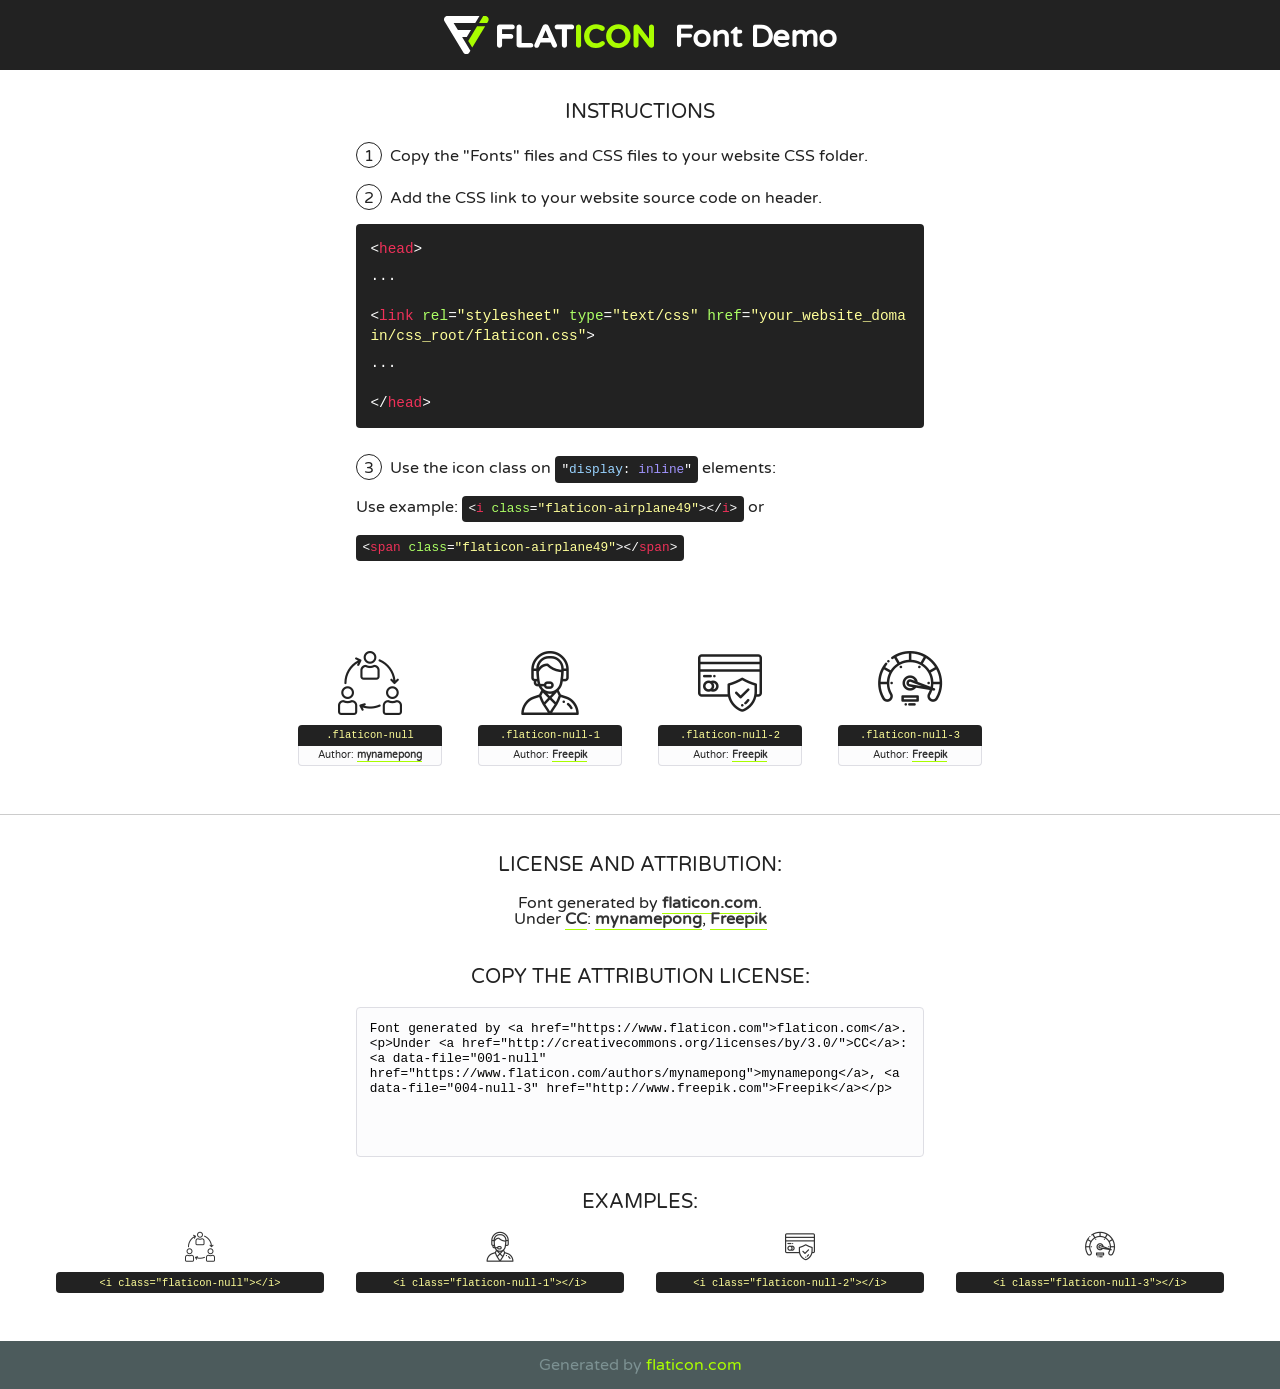
<file: assets/fonts/flaticon.html>
<!DOCTYPE html>
<!--
  Flaticon icon font: Flaticon
  Creation date: 03/06/2020 12:20
-->
<html>
<!DOCTYPE html>
<html>

<head>
    <title>Flaticon WebFont</title>
    <link href="http://fonts.googleapis.com/css?family=Varela+Round" rel="stylesheet" type="text/css" />
    <link rel="stylesheet" type="text/css" href="flaticon.css">
    <meta charset="UTF-8">
    <style>
    html, body, div, span, applet, object, iframe,
    h1, h2, h3, h4, h5, h6, p, blockquote, pre,
    a, abbr, acronym, address, big, cite, code,
    del, dfn, em, img, ins, kbd, q, s, samp,
    small, strike, strong, sub, sup, tt, var,
    b, u, i, center,
    dl, dt, dd, ol, ul, li,
    fieldset, form, label, legend,
    table, caption, tbody, tfoot, thead, tr, th, td,
    article, aside, canvas, details, embed, 
    figure, figcaption, footer, header, hgroup, 
    menu, nav, output, ruby, section, summary,
    time, mark, audio, video {
        margin: 0;
        padding: 0;
        border: 0;
        font-size: 100%;
        font: inherit;
        vertical-align: baseline;
    }
    /* HTML5 display-role reset for older browsers */
    article, aside, details, figcaption, figure, 
    footer, header, hgroup, menu, nav, section {
        display: block;
    }
    body {
        line-height: 1;
    }
    ol, ul {
        list-style: none;
    }
    blockquote, q {
        quotes: none;
    }
    blockquote:before, blockquote:after,
    q:before, q:after {
        content: '';
        content: none;
    }
    table {
        border-collapse: collapse;
        border-spacing: 0;
    }
    body {
        font-family: 'Varela Round', Helvetica, Arial, sans-serif;
        font-size: 16px;
        color: #222;
    }
    a {
        color: #333;
        border-bottom: 1px solid #a9fd00;
        font-weight: bold;
        text-decoration: none;
    }
    * {
        -moz-box-sizing: border-box;
        -webkit-box-sizing: border-box;
        box-sizing: border-box;
        margin: 0;
        padding: 0;
    }
    [class^="flaticon-"]:before, [class*=" flaticon-"]:before, [class^="flaticon-"]:after, [class*=" flaticon-"]:after {
        font-family: Flaticon;
        font-size: 30px;
        font-style: normal;
        margin-left: 20px;
        color: #333;
    }
    .wrapper {
        max-width: 600px;
        margin: auto;
        padding: 0 1em;
    }
    .title {
        font-size: 1.25em;
        text-align: center;
        margin-bottom: 1em;
        text-transform: uppercase;
    }
    header {
        text-align: center;
        background-color: #222;
        color: #fff;
        padding: 1em;
    }
    header .logo {
        width: 210px;
        height: 38px;
        display: inline-block;
        vertical-align: middle;
        margin-right: 1em;
        border: none;
    }
    header strong {
        font-size: 1.95em;
        font-weight: bold;
        vertical-align: middle;
        margin-top: 5px;
        display: inline-block;
    }
    .demo {
        margin: 2em auto;
        line-height: 1.25em;
    }
    .demo ul li {
        margin-bottom: 1em;
    }
    .demo ul li .num {
        color: #222;
        border-radius: 20px;
        display: inline-block;
        width: 26px;
        padding: 3px;
        height: 26px;
        text-align: center;
        margin-right: 0.5em;
        border: 1px solid #222;
    }
    .demo ul li code {
        background-color: #222;
        border-radius: 4px;
        padding: 0.25em 0.5em;
        display: inline-block;
        color: #fff;
        font-family: Consolas,Monaco,Lucida Console,Liberation Mono,DejaVu Sans Mono,Bitstream Vera Sans Mono,Courier New, monospace;
        font-weight: lighter;
        margin-top: 1em;
        font-size: 0.8em;
        word-break: break-all;
    }
    .demo ul li code.big {
        padding: 1em;
        font-size: 0.9em;
    }
    .demo ul li code .red {
        color: #EF3159;
    }
    .demo ul li code .green {
        color: #ACFF65;
    }
    .demo ul li code .yellow {
        color: #FFFF99;
    }
    .demo ul li code .blue {
        color: #99D3FF;
    }
    .demo ul li code .purple {
        color: #A295FF;
    }
    .demo ul li code .dots {
        margin-top: 0.5em;
        display: block;
    }
    #glyphs {
        border-bottom: 1px solid #ccc;
        padding: 2em 0;
        text-align: center;
    }
    .glyph {
        display: inline-block;
        width: 9em;
        margin: 1em;
        text-align: center;
        vertical-align: top;
        background: #FFF;
    }
    .glyph .glyph-icon {
        padding: 10px;
        display: block;
        font-family:"Flaticon";
        font-size: 64px;
        line-height: 1;
    }
    .glyph .glyph-icon:before {
        font-size: 64px;
        color: #222;
        margin-left: 0;
    }
    .class-name {
        font-size: 0.65em;
        background-color: #222;
        color: #fff;
        border-radius: 4px 4px 0 0;
        padding: 0.5em;
        color: #FFFF99;
        font-family: Consolas,Monaco,Lucida Console,Liberation Mono,DejaVu Sans Mono,Bitstream Vera Sans Mono,Courier New, monospace;
    }
    .author-name {
        font-size: 0.6em;
        background-color: #fcfcfd;
        border: 1px solid #DEDEE4;
        border-top: 0;
        border-radius: 0 0 4px 4px;
        padding: 0.5em;
    }
    .class-name:last-child {
        font-size: 10px;
        color:#888;
    }
    .class-name:last-child a {
        font-size: 10px;
        color:#555;
    }
    .class-name:last-child a:hover {
        color:#a9fd00;
    }
    .glyph > input {
        display: block;
        width: 100px;
        margin: 5px auto;
        text-align: center;
        font-size: 12px;
        cursor: text;
    }
    .glyph > input.icon-input {
        font-family:"Flaticon";
        font-size: 16px;
        margin-bottom: 10px;
    }
    .attribution .title {
        margin-top: 2em;
    }
    .attribution textarea {
        background-color: #fcfcfd;
        padding: 1em;
        border: none;
        box-shadow: none;
        border: 1px solid #DEDEE4;
        border-radius: 4px;
        resize: none;
        width: 100%;
        height: 150px;
        font-size: 0.8em;
        font-family: Consolas,Monaco,Lucida Console,Liberation Mono,DejaVu Sans Mono,Bitstream Vera Sans Mono,Courier New, monospace;
        -webkit-appearance: none;
    }
    .iconsuse {
        margin: 2em auto;
        text-align: center;
        max-width: 1200px;
    }
    .iconsuse:after {
        content: '';
        display: table;
        clear: both;
    }
    .iconsuse .image {
        float: left;
        width: 25%;
        padding: 0 1em;
    }
    .iconsuse .image p {
        margin-bottom: 1em;
    }
    .iconsuse .image span {
        display: block;
        font-size: 0.65em;
        background-color: #222;
        color: #fff;
        border-radius: 4px;
        padding: 0.5em;
        color: #FFFF99;
        margin-top: 1em;
        font-family: Consolas,Monaco,Lucida Console,Liberation Mono,DejaVu Sans Mono,Bitstream Vera Sans Mono,Courier New, monospace;
    }
    #footer {
        text-align: center;
        background-color: #4C5B5C;
        color: #7c9192;
        padding: 1em;
    }
    #footer a {
        border: none;
        color: #a9fd00;
        font-weight: normal;
    }
    @media (max-width: 960px) {
        .iconsuse .image {
            width: 50%;
        }
    }
    @media (max-width: 560px) {
        .iconsuse .image {
            width: 100%;
        }
    }
    </style>
</head>

<body class="characters-off">

    <header>
        <a href="https://www.flaticon.com" target="_blank" class="logo">
            <svg version="1.1" xmlns="http://www.w3.org/2000/svg" xmlns:xlink="http://www.w3.org/1999/xlink" xmlns:a="http://ns.adobe.com/AdobeSVGViewerExtensions/3.0/" viewBox="0 0 560.875 102.036" enable-background="new 0 0 560.875 102.036" xml:space="preserve">
                <defs>
                </defs>
                <g>
                    <g class="letters">
                        <path fill="#ffffff" d="M141.596,29.675c0-3.777,2.985-6.767,6.764-6.767h34.438c3.426,0,6.15,2.728,6.15,6.15
                        c0,3.43-2.724,6.149-6.15,6.149h-27.674v13.091h23.719c3.429,0,6.151,2.724,6.151,6.15c0,3.43-2.723,6.149-6.151,6.149h-23.719
                        v17.574c0,3.773-2.986,6.761-6.764,6.761c-3.779,0-6.764-2.989-6.764-6.761V29.675z"></path>
                        <path fill="#ffffff" d="M193.844,29.149c0-3.781,2.985-6.767,6.764-6.767c3.776,0,6.763,2.985,6.763,6.767v42.957h25.039
                        c3.426,0,6.149,2.726,6.149,6.153c0,3.425-2.723,6.15-6.149,6.15h-31.802c-3.779,0-6.764-2.986-6.764-6.768V29.149z"></path>
                        <path fill="#ffffff" d="M241.891,75.71l21.438-48.407c1.492-3.341,4.215-5.357,7.906-5.357h0.792
                        c3.686,0,6.323,2.017,7.815,5.357l21.439,48.407c0.436,0.967,0.701,1.845,0.701,2.723c0,3.602-2.809,6.501-6.414,6.501
                        c-3.161,0-5.269-1.845-6.499-4.655l-4.132-9.661h-27.059l-4.301,10.102c-1.144,2.631-3.426,4.214-6.237,4.214
                        c-3.517,0-6.24-2.81-6.24-6.325C241.1,77.64,241.451,76.677,241.891,75.71z M279.932,58.666l-8.521-20.297l-8.526,20.297H279.932
                        z"></path>
                        <path fill="#ffffff" d="M314.864,35.387H301.86c-3.429,0-6.239-2.813-6.239-6.238c0-3.429,2.811-6.24,6.239-6.24h39.533
                        c3.426,0,6.237,2.811,6.237,6.24c0,3.425-2.811,6.238-6.237,6.238h-13.001v42.785c0,3.773-2.99,6.761-6.764,6.761
                        c-3.779,0-6.764-2.989-6.764-6.761V35.387z"></path>
                        <path fill="#A9FD00" d="M352.615,29.149c0-3.781,2.985-6.767,6.767-6.767c3.774,0,6.761,2.985,6.761,6.767v49.024
                        c0,3.773-2.987,6.761-6.761,6.761c-3.781,0-6.767-2.989-6.767-6.761V29.149z"></path>
                        <path fill="#A9FD00" d="M374.132,53.836v-0.179c0-17.481,13.178-31.801,32.065-31.801c9.22,0,15.459,2.458,20.557,6.238
                        c1.402,1.054,2.637,2.985,2.637,5.357c0,3.692-2.985,6.59-6.681,6.59c-1.845,0-3.071-0.702-4.044-1.319
                        c-3.776-2.813-7.729-4.393-12.562-4.393c-10.364,0-17.831,8.611-17.831,19.154v0.173c0,10.542,7.291,19.329,17.831,19.329
                        c5.715,0,9.492-1.756,13.359-4.834c1.049-0.874,2.458-1.491,4.039-1.491c3.429,0,6.325,2.813,6.325,6.236
                        c0,2.106-1.056,3.78-2.282,4.834c-5.539,4.834-12.036,7.733-21.878,7.733C387.572,85.464,374.132,71.493,374.132,53.836z"></path>
                        <path fill="#A9FD00" d="M433.009,53.836v-0.179c0-17.481,13.79-31.801,32.766-31.801c18.981,0,32.592,14.143,32.592,31.628v0.173
                        c0,17.483-13.785,31.807-32.769,31.807C446.625,85.464,433.009,71.32,433.009,53.836z M484.224,53.836v-0.179
                        c0-10.539-7.725-19.326-18.626-19.326c-10.893,0-18.449,8.611-18.449,19.154v0.173c0,10.542,7.73,19.329,18.626,19.329
                        C476.676,72.986,484.224,64.378,484.224,53.836z"></path>
                        <path fill="#A9FD00" d="M506.233,29.321c0-3.774,2.99-6.763,6.767-6.763h1.401c3.252,0,5.183,1.583,7.029,3.953l26.093,34.265
                        V29.059c0-3.692,2.99-6.677,6.681-6.677c3.683,0,6.671,2.985,6.671,6.677v48.934c0,3.78-2.987,6.765-6.764,6.765h-0.436
                        c-3.257,0-5.188-1.581-7.034-3.953l-27.056-35.492v32.944c0,3.687-2.985,6.676-6.678,6.676c-3.683,0-6.673-2.989-6.673-6.676
                        V29.321z"></path>
                    </g>
                    <g class="insignia">
                        <path fill="#ffffff" d="M48.372,56.137h12.517l11.156-18.537H37.186L25.688,18.539h57.825L94.668,0H9.271
                        C5.925,0,2.842,1.801,1.198,4.716c-1.644,2.907-1.593,6.482,0.134,9.343l50.38,83.501c1.678,2.781,4.689,4.476,7.938,4.476
                        c3.246,0,6.257-1.695,7.935-4.476l2.898-4.804L48.372,56.137z"></path>
                        <g class="i">
                            <path fill="#A9FD00" d="M93.575,18.539h0.031v0.004l21.652,0.004l2.705-4.488c1.727-2.861,1.778-6.436,0.133-9.343
                            C116.454,1.801,113.371,0,110.026,0h-5.294L93.575,18.539z"></path>
                            <polygon fill="#A9FD00" points="88.291,27.356 64.725,66.486 75.519,84.404 109.942,27.356"></polygon>
                        </g>
                    </g>
                </g>
            </svg>
        </a>
        <strong>Font Demo</strong>
    </header>


    <section class="demo wrapper">

        <p class="title">Instructions</p>

        <ul>
            <li>
                <span class="num">1</span>Copy the "Fonts" files and CSS files to your website CSS folder.
            </li>
            <li>
                <span class="num">2</span>Add the CSS link to your website source code on header.
                <code class="big">
                    &lt;<span class="red">head</span>&gt;
                    <br/><span class="dots">...</span>
                    <br/>&lt;<span class="red">link</span> <span class="green">rel</span>=<span class="yellow">"stylesheet"</span> <span class="green">type</span>=<span class="yellow">"text/css"</span> <span class="green">href</span>=<span class="yellow">"your_website_domain/css_root/flaticon.css"</span>&gt;
                    <br/><span class="dots">...</span>
                    <br/>&lt;/<span class="red">head</span>&gt;
                </code>
            </li>

            <li>
                <p>
                    <span class="num">3</span>Use the icon class on <code>"<span class="blue">display</span>:<span class="purple"> inline</span>"</code> elements:
                    <br />
                    Use example: <code>&lt;<span class="red">i</span> <span class="green">class</span>=<span class="yellow">&quot;flaticon-airplane49&quot;</span>&gt;&lt;/<span class="red">i</span>&gt;</code> or <code>&lt;<span class="red">span</span> <span class="green">class</span>=<span class="yellow">&quot;flaticon-airplane49&quot;</span>&gt;&lt;/<span class="red">span</span>&gt;</code>
            </li>
        </ul>

    </section>




   <section id="glyphs">          
    
      
        <div class="glyph"><div class="glyph-icon flaticon-null"></div>
            <div class="class-name">.flaticon-null</div>
            <div class="author-name">Author: <a data-file="001-null" href="https://www.flaticon.com/authors/mynamepong">mynamepong</a> </div> 
        </div>        
        
        <div class="glyph"><div class="glyph-icon flaticon-null-1"></div>
            <div class="class-name">.flaticon-null-1</div>
            <div class="author-name">Author: <a data-file="002-null-1" href="http://www.freepik.com">Freepik</a> </div> 
        </div>        
        
        <div class="glyph"><div class="glyph-icon flaticon-null-2"></div>
            <div class="class-name">.flaticon-null-2</div>
            <div class="author-name">Author: <a data-file="003-null-2" href="http://www.freepik.com">Freepik</a> </div> 
        </div>        
        
        <div class="glyph"><div class="glyph-icon flaticon-null-3"></div>
            <div class="class-name">.flaticon-null-3</div>
            <div class="author-name">Author: <a data-file="004-null-3" href="http://www.freepik.com">Freepik</a> </div> 
        </div>        
        

    </section>



    <section class="attribution wrapper"   style="text-align:center;">

      <div class="title">License and attribution:</div><div class="attrDiv">Font generated by <a href="https://www.flaticon.com">flaticon.com</a>. <div><p>Under <a href="http://creativecommons.org/licenses/by/3.0/">CC</a>: <a data-file="001-null" href="https://www.flaticon.com/authors/mynamepong">mynamepong</a>, <a data-file="004-null-3" href="http://www.freepik.com">Freepik</a></p>  </div>
      </div>
      <div class="title">Copy the Attribution License:</div>

    <textarea onclick="this.focus();this.select();">Font generated by &lt;a href=&quot;https://www.flaticon.com&quot;&gt;flaticon.com&lt;/a&gt;. <p>Under <a href="http://creativecommons.org/licenses/by/3.0/">CC</a>: <a data-file="001-null" href="https://www.flaticon.com/authors/mynamepong">mynamepong</a>, <a data-file="004-null-3" href="http://www.freepik.com">Freepik</a></p>  
     </textarea>

    </section>

    <section class="iconsuse">

          <div class="title">Examples:</div>            
             
            <div class="image">
                <p>
                    <i class="glyph-icon flaticon-null"></i> 
                    <span>&lt;i class=&quot;flaticon-null&quot;&gt;&lt;/i&gt;</span>
                </p>
            </div>
            
            <div class="image">
                <p>
                    <i class="glyph-icon flaticon-null-1"></i> 
                    <span>&lt;i class=&quot;flaticon-null-1&quot;&gt;&lt;/i&gt;</span>
                </p>
            </div>
            
            <div class="image">
                <p>
                    <i class="glyph-icon flaticon-null-2"></i> 
                    <span>&lt;i class=&quot;flaticon-null-2&quot;&gt;&lt;/i&gt;</span>
                </p>
            </div>
            
            <div class="image">
                <p>
                    <i class="glyph-icon flaticon-null-3"></i> 
                    <span>&lt;i class=&quot;flaticon-null-3&quot;&gt;&lt;/i&gt;</span>
                </p>
            </div>
                       
        </div>
                            
    </section>

<div id="footer">
    <div>Generated by <a href="https://www.flaticon.com">flaticon.com</a>
    </div>
</div>



</body>
</html>
</file>
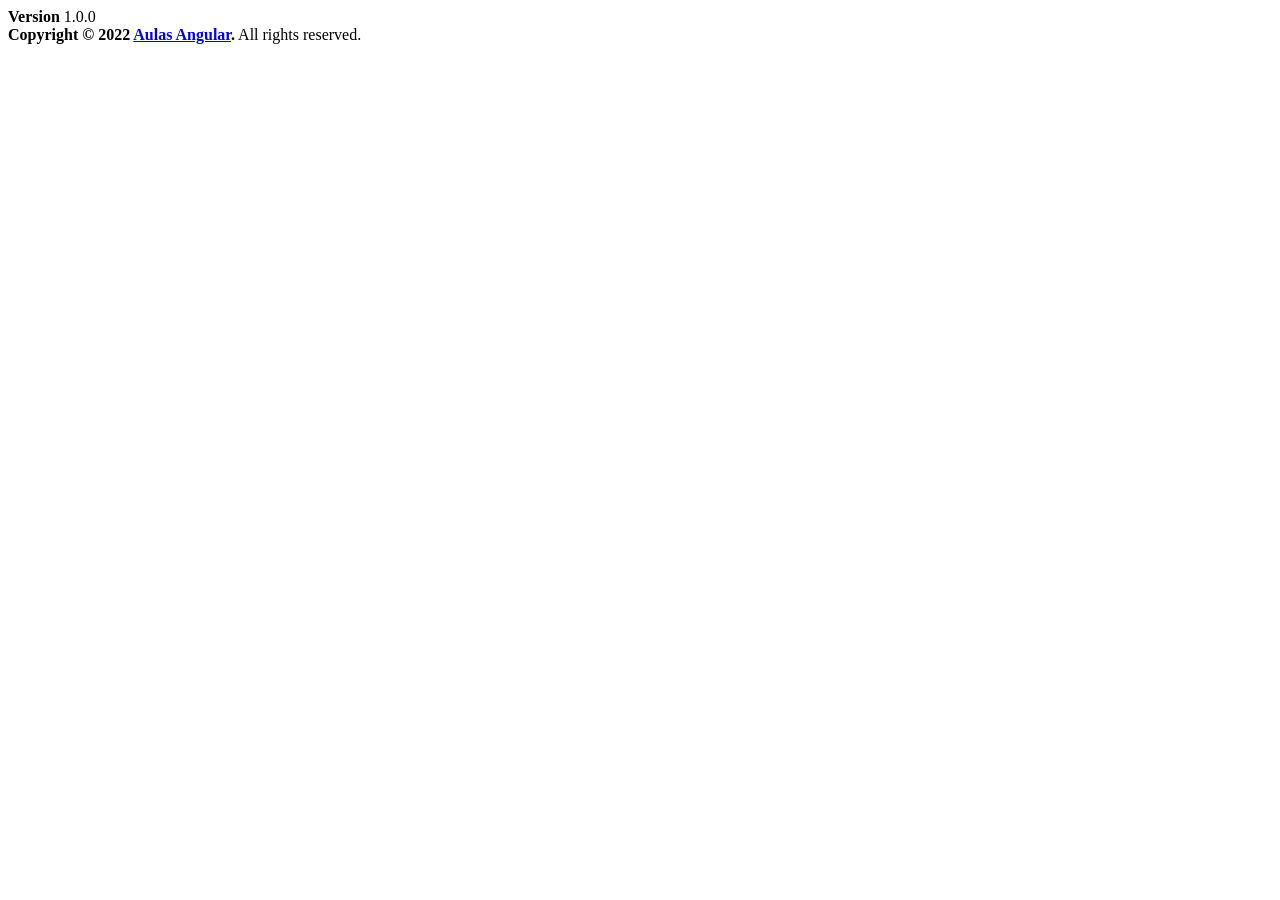
<file: src/app/app.component.html>
<body class="hold-transition sidebar-mini">
  <div class="wrapper">
    <app-header [hidden]="!seguranca.entrar"></app-header>
    <app-menu [hidden]="!seguranca.entrar"></app-menu>

    <div class="content-wrapper">
      <section class="content">
        <div class="container-fluid">
          <div class="row">
            <div class="col-lg-12">
              <div class="card mt-5 p-4">
                <router-outlet></router-outlet>
              </div>
            </div>
          </div>
        </div>
      </section>
    </div>

    <footer class="main-footer">
      <div class="float-right d-none d-sm-block"><b>Version</b> 1.0.0</div>
      <strong
        >Copyright &copy; 2022
        <a href="https://oliota.com">Aulas Angular</a>.</strong
      >
      All rights reserved.
    </footer>

    <aside class="control-sidebar control-sidebar-dark"></aside>
  </div>
</body>
</file>
<file: assets/css/flaticon.css>
/*
  	Flaticon icon font: Flaticon
  	Creation date: 03/06/2020 12:20
  	*/

@font-face {
  font-family: "Flaticon";
  src: url("../fonts/Flaticon.eot");
  src: url("../fonts/Flaticon.eot?#iefix") format("embedded-opentype"),
       url("../fonts/Flaticon.woff2") format("woff2"),
       url("../fonts/Flaticon.woff") format("woff"),
       url("../fonts/Flaticon.ttf") format("truetype"),
       url("../fonts/Flaticon.svg#Flaticon") format("svg");
  font-weight: normal;
  font-style: normal;
}

@media screen and (-webkit-min-device-pixel-ratio:0) {
  @font-face {
    font-family: "Flaticon";
    src: url("../fonts/Flaticon.svg#Flaticon") format("svg");
  }
}

[class^="flaticon-"]:before, [class*=" flaticon-"]:before,
[class^="flaticon-"]:after, [class*=" flaticon-"]:after {   
  font-family: Flaticon;
font-style: normal;
}

.flaticon-null:before { content: "\f100"; }
.flaticon-null-1:before { content: "\f101"; }
.flaticon-null-2:before { content: "\f102"; }
.flaticon-null-3:before { content: "\f103"; }
</file>
<file: assets/css/progressbar_barfiller.css>
/* Custom Code skills */
.single-skill{
  display: flex;
}

.single-skill span {
	color: #79838b;
	font-size: 13px;
	font-weight: 300;
	letter-spacing: 0;
	margin-bottom: 14px;
	display: block;
}
.single-skill .bar-progress {
	width: 100%;
}
.single-skill .bar-title {
  width: 20%;
  margin-bottom: 19px;
}

.skills-content {
  padding-top: 200px;
  padding-left: 70px;
}

.skills-shape-bg {
  height: 651px;
  width: 868px;
  position: absolute;
  content: "";
  border: 2px solid #4d4d4d;
  left: 40%;
  top: 255px;
}

.skills-shape-bg::before {
  position: absolute;
  content: "";
  height: 465px;
  width: 300px;
  border: 2px solid #4d4d4d;
  left: -35%;
  top: 50%;
  transform: translateY(-50%);
  border-right: 0;
}



/* Default */
.barfiller {
	width: 100%;
	height: 10px;
	background: #f6f9fc;
  position: relative;
  border-radius: 5px;
}

.barfiller .fill {
  display: block;
  position: relative;
  width: 0px;
  height: 100%;
  background: #333;
  z-index: 1;
  border-radius: 5px;
}

.barfiller .tipWrap { display: none; }

.barfiller .tip {
  margin-top: -28px;
  padding: 2px 4px;
  font-size: 16px;
  color: #09cc7f;
  left: 0px;
  position: absolute;
  z-index: 2;
  background: transparent;
  font-weight: 800;
}

.barfiller .tip:after {
  border: solid;
  border-color: rgba(0,0,0,.8) transparent;
  border-width: 6px 6px 0 6px;
  content: "";
  display: block;
  position: absolute;
  left: 9px;
  top: 100%;
  z-index: 9;
  display: none;
  
}
</file>
<file: assets/css/gijgo.css>
.gj-button {
    background-color: #f5f5f5;
    border: 1px solid #ddd;
    color: #000;
    border-radius: 3px;
    padding: 6px 10px;
    cursor: pointer;
}

.gj-unselectable {
    -webkit-touch-callout: none;
    -webkit-user-select: none;
    -khtml-user-select: none;
    -moz-user-select: none;
    -ms-user-select: none;
    user-select: none;
}

.gj-row {
    display: -webkit-box;
    display: -ms-flexbox;
    display: flex;
    -ms-flex-wrap: wrap;
    flex-wrap: wrap;
}

.gj-margin-left-5 {
    margin-left: 5px;
}

.gj-margin-left-10 {
    margin-left: 10px;
}

.gj-width-full {
    width: 100%;
}

.gj-cursor-pointer {
    cursor: pointer;
}

.gj-text-align-center {
    text-align: center;
}

.gj-font-size-16 {
    font-size: 16px;
}

.gj-hidden {
    display: none;
}

/** Material Design */
.gj-button-md {
    background: 0 0;
    border: none;
    border-radius: 2px;
    color: rgba(0, 0, 0, 0.87);
    position: relative;
    height: 36px;
    margin: 0;
    min-width: 64px;
    padding: 0 16px;
    display: inline-block;
    font-family: "Roboto","Helvetica","Arial",sans-serif;
    font-size: 1rem;
    font-weight: 500;
    text-transform: uppercase;
    letter-spacing: 0;
    overflow: hidden;
    will-change: box-shadow;
    transition: box-shadow .2s cubic-bezier(.4,0,1,1),background-color .2s cubic-bezier(.4,0,.2,1),color .2s cubic-bezier(.4,0,.2,1);
    outline: none;
    cursor: pointer;
    text-decoration: none;
    text-align: center;
    line-height: 36px;
    vertical-align: middle;
    overflow: hidden;
    -webkit-user-select: none;
    -moz-user-select: none;
    -ms-user-select: none;
    user-select: none;
}

.gj-button-md:hover {
    background-color: rgba(158,158,158,.2);
}

.gj-button-md:disabled {
    color: rgba(0,0,0,.26);
    background: 0 0;
}

.gj-button-md .material-icons,
.gj-button-md .gj-icon {
    vertical-align: middle;
    /*font-size: 1.3rem;
    margin-right: 4px;*/
}

.gj-button-md.gj-button-md-icon {
    width: 24px;
    height: 31px;
    min-width: 24px;
    padding: 0px;
    display: table;
}

.gj-button-md.gj-button-md-icon .material-icons,
.gj-button-md.gj-button-md-icon .gj-icon {
    display: table-cell;
    margin-right: 0px;
    width: 24px;
    height: 24px;
}

.gj-button-md.active {
    background-color: rgba(158,158,158,.4);
}

.gj-button-md-group {
    position: relative;
    display: inline-block;
    vertical-align: middle;
}
.gj-textbox-md {
	/* border: none; */
	/* border-bottom: 1px solid rgba(0,0,0,.42); */
	display: block;
	font-family: "Helvetica","Arial",sans-serif;
	font-size: 16px;
	line-height: 16px;
	/* padding: 4px 0px; */
	margin: 0;
	/* width: 100%; */
	background: 0 0;
	/* text-align: ; */
	color: rgba(0,0,0,.87);
	padding-left: 44px;
	border: 1px solid #dca73a;
	/* padding: 15px 15px; */
	/* text-align: center; */
	width: 177px;
	height: 55px;
	border-radius: 5px;
}
.gj-textbox-md:focus,
.gj-textbox-md:active {
    /* border-bottom: 2px solid rgba(0,0,0,.42); */
    outline: none;
}

.gj-textbox-md::placeholder {
    color: #8e8e8e;
}

.gj-textbox-md:-ms-input-placeholder {
    color: #8e8e8e;
}

.gj-textbox-md::-ms-input-placeholder {
    color: #8e8e8e;
}

.gj-md-spacer-24 {
    min-width: 24px;
    width: 24px;
    display: inline-block;
}

.gj-md-spacer-32 {
    min-width: 32px;
    width: 32px;
    display: inline-block;
}

.gj-modal {
    position: fixed;
    top: 0;
    right: 0;
    bottom: 0;
    left: 0;
    z-index: 1203;
    display: none;
    overflow: hidden;
    -webkit-overflow-scrolling: touch;
    outline: 0;
    background-color: rgba(0, 0, 0, 0.54118);
    transition: 200ms ease opacity;
    will-change: opacity;
}

/* List */
ul.gj-list li [data-role="wrapper"] {
    display: table;
    width: 100%;
}

ul.gj-list li [data-role="checkbox"] {
    display: table-cell;
    vertical-align:middle;
    text-align:center;
}

ul.gj-list li [data-role="image"] {
    display: table-cell;
    vertical-align:middle;
    text-align:center;
}

ul.gj-list li [data-role="display"] {
    display: table-cell;
    vertical-align:middle;
    cursor: pointer;
}

ul.gj-list li [data-role="display"]:empty:before {
  content: "\200b"; /* unicode zero width space character */
}

/* List - Bootstrap */
ul.gj-list-bootstrap {
    padding-left: 0px;
    margin-bottom: 0px;
}

ul.gj-list-bootstrap li {
    padding: 0px;
}

ul.gj-list-bootstrap li [data-role="wrapper"] {
    padding: 0px 10px;
}

ul.gj-list-bootstrap li [data-role="checkbox"] {
    width: 24px;
    padding: 3px;
}

ul.gj-list-bootstrap li [data-role="image"] {
    width: 24px;
    height: 24px;
}

ul.gj-list-bootstrap li [data-role="display"] {
    padding: 8px 0px 8px 4px;
}

.list-group-item.active ul li, .list-group-item.active:focus ul li, .list-group-item.active:hover ul li {
    text-shadow: none;
    color:initial;
}

/* List - Material Design */
ul.gj-list-md {
    padding: 0px;
    list-style: none;
    list-style-type: none;
    line-height: 24px;
    letter-spacing: 0;
    color: #616161; /* Gray 700 */
}

ul.gj-list-md li {
    display: list-item;
    list-style-type: none;
    padding: 0px;
    min-height: unset;
    box-sizing: border-box;
    align-items: center;
    cursor: default;
    overflow: hidden;

    font-family: "Roboto","Helvetica","Arial",sans-serif;
    font-size: 16px;
    font-weight: 400;
    letter-spacing: .04em;
    line-height: 1;
    
    -webkit-flex-direction: row;
    -ms-flex-direction: row;
    flex-direction: row;
    -webkit-flex-wrap: nowrap;
    -ms-flex-wrap: nowrap;
    flex-wrap: nowrap;
}

ul.gj-list-md li [data-role="checkbox"] {
    height: 24px;
    width: 24px;
}

ul.gj-list-md li [data-role="image"] {
    height: 24px;
    width: 24px;
}

ul.gj-list-md li [data-role="display"] {
    padding: 8px 0px 8px 5px;
    order: 0;
    flex-grow: 2;
    text-decoration: none;
    box-sizing: border-box;
    align-items: center;
    text-align: left;
    color: rgba(0,0,0,.87);
}

ul.gj-list-md li.disabled>[data-role="wrapper"]>[data-role="display"] {
    color: #9E9E9E; /* Gray 500 */
}

.gj-list-md-active {
    background: #e0e0e0;
    color: #3f51b5;
}


/* Picker */
.gj-picker {
    position: absolute;
    z-index: 1203;
    background-color: #fff;
}

.gj-picker .selected {
    color: #fff;
}

/* Material Design */
.gj-picker-md {
    font-family: "Roboto","Helvetica","Arial",sans-serif;
    font-size: 16px;
    font-weight: 400;
    letter-spacing: .04em;
    line-height: 1;
    color: rgba(0,0,0,.87);
    border: 1px solid #E0E0E0;
}

.gj-modal .gj-picker-md {
    border: 0px;
}

.gj-picker-md [role="header"] {
    color: rgba(255, 255, 255, 0.54);
    display: flex;
    background: #2196f3;
    align-items: baseline;
    user-select: none;
    justify-content: center;
}

.gj-picker-md [role="footer"] {
    float: right;
    padding: 10px;
}

.gj-picker-md [role="footer"] button.gj-button-md {
    color: #2196f3;
    font-weight: bold;
    font-size: 13px;
}

/* Bootstrap */
.gj-picker-bootstrap {
    border-radius: 4px;
    border: 1px solid #E0E0E0;
}

.gj-picker-bootstrap .selected {
    color: #888;
}

.gj-picker-bootstrap [role="header"] {
    background: #eee;
    color: #AAA;
}
@font-face {
    font-family: 'gijgo-material';
    src: url('../fonts/gijgo-material.eot?235541');
    src: url('../fonts/gijgo-material.eot?235541#iefix') format('embedded-opentype'), url('../fonts/gijgo-material.ttf?235541') format('truetype'), url('../fonts/gijgo-material.woff?235541') format('woff'), url('../fonts/gijgo-material.svg?235541#gijgo-material') format('svg');
    font-weight: normal;
    font-style: normal;
}

.gj-icon {
    /* use !important to prevent issues with browser extensions that change fonts */
    font-family: 'gijgo-material' !important;
    font-size: 24px;
    speak: none;
    font-style: normal;
    font-weight: normal;
    font-variant: normal;
    text-transform: none;
    line-height: 1;
    /* Enable Ligatures ================ */
    letter-spacing: 0;
    -webkit-font-feature-settings: "liga";
    -moz-font-feature-settings: "liga=1";
    -moz-font-feature-settings: "liga";
    -ms-font-feature-settings: "liga" 1;
    font-feature-settings: "liga";
    -webkit-font-variant-ligatures: discretionary-ligatures;
    font-variant-ligatures: discretionary-ligatures;
    /* Better Font Rendering =========== */
    -webkit-font-smoothing: antialiased;
    -moz-osx-font-smoothing: grayscale;
}

.gj-icon.undo:before {
    content: "\e900";
}

.gj-icon.vertical-align-top:before {
    content: "\e901";
}

.gj-icon.vertical-align-center:before {
    content: "\e902";
}

.gj-icon.vertical-align-bottom:before {
    content: "\e903";
}

.gj-icon.arrow-dropup:before {
    content: "\e904";
}

.gj-icon.clock:before {
    content: "\e905";
}

.gj-icon.refresh:before {
    content: "\e906";
}

.gj-icon.last-page:before {
    content: "\e907";
}

.gj-icon.first-page:before {
    content: "\e908";
}

.gj-icon.cancel:before {
    content: "\e909";
}

.gj-icon.clear:before {
    content: "\e90a";
}

.gj-icon.check-circle:before {
    content: "\e90b";
}

.gj-icon.delete:before {
    content: "\e90c";
}

.gj-icon.arrow-upward:before {
    content: "\e90d";
}

.gj-icon.arrow-forward:before {
    content: "\e90e";
}

.gj-icon.arrow-downward:before {
    content: "\e90f";
}

.gj-icon.arrow-back:before {
    content: "\e910";
}

.gj-icon.list-numbered:before {
    content: "\e911";
}

.gj-icon.list-bulleted:before {
    content: "\e912";
}

.gj-icon.indent-increase:before {
    content: "\e913";
}

.gj-icon.indent-decrease:before {
    content: "\e914";
}

.gj-icon.redo:before {
    content: "\e915";
}

.gj-icon.align-right:before {
    content: "\e916";
}

.gj-icon.align-left:before {
    content: "\e917";
}

.gj-icon.align-justify:before {
    content: "\e918";
}

.gj-icon.align-center:before {
    content: "\e919";
}

.gj-icon.strikethrough:before {
    content: "\e91a";
}

.gj-icon.italic:before {
    content: "\e91b";
}

.gj-icon.underlined:before {
    content: "\e91c";
}

.gj-icon.bold:before {
    content: "\e91d";
}

.gj-icon.arrow-dropdown:before {
    content: "\e91e";
}

.gj-icon.done:before {
    content: "\e91f";
}

.gj-icon.pencil:before {
    content: "\e920";
}

.gj-icon.minus:before {
    content: "\e921";
}

.gj-icon.plus:before {
    content: "\e922";
}

.gj-icon.chevron-up:before {
    content: "\e923";
}

.gj-icon.chevron-right:before {
    content: "\e924";
}

.gj-icon.chevron-down:before {
    content: "\e925";
}

.gj-icon.chevron-left:before {
    content: "\e926";
}

.gj-icon.event:before {
    content: "\e927";
}
.gj-draggable {
    cursor: move;
}
.gj-resizable-handle {
    position: absolute;
    font-size: 0.1px;
    display: block;
    -ms-touch-action: none;
    touch-action: none;
    z-index: 1203;
}

.gj-resizable-n {
    cursor: n-resize;
    height: 7px;
    width: 100%;
    top: -5px;
    left: 0;
}
.gj-resizable-e {
    cursor: e-resize;
    width: 7px;
    right: -5px;
    top: 0;
    height: 100%;
}
.gj-resizable-s {
    cursor: s-resize;
    height: 7px;
    width: 100%;
    bottom: -5px;
    left: 0;
}
.gj-resizable-w {
	cursor: w-resize;
	width: 7px;
	left: -5px;
	top: 0;
	height: 100%;
}
.gj-resizable-se {
	cursor: se-resize;
	width: 12px;
	height: 12px;
	right: 1px;
	bottom: 1px;
}
.gj-resizable-sw {
	cursor: sw-resize;
	width: 9px;
	height: 9px;
	left: -5px;
	bottom: -5px;
}
.gj-resizable-nw {
	cursor: nw-resize;
	width: 9px;
	height: 9px;
	left: -5px;
	top: -5px;
}
.gj-resizable-ne {
	cursor: ne-resize;
	width: 9px;
	height: 9px;
	right: -5px;
	top: -5px;
}

.gj-dialog-footer {
    position: absolute;
    bottom: 0px;
    width: 100%;
    margin-top: 0px;
}

.gj-dialog-scrollable [data-role="body"] {
    overflow-x: hidden;
    overflow-y: scroll;
}

/** Bootstrap 3 **/
.gj-dialog-bootstrap {
    overflow: hidden;
    z-index: 1202;
}

.gj-dialog-bootstrap [data-role="title"] {
    display: inline;
}
.gj-dialog-bootstrap [data-role="close"] {
    line-height: 1.42857143;
}

/** Bootstrap 4 **/
.gj-dialog-bootstrap4 {
    overflow: hidden;
    z-index: 1202;
}

.gj-dialog-bootstrap4 [data-role="title"] {
    display: inline;
}
.gj-dialog-bootstrap4 [data-role="close"] {
    line-height: 1.5;
}

/** Material Design **/
.gj-dialog-md {
    background-color: #FFF;
    overflow: hidden;
    border: none;
    box-shadow: 0 11px 15px -7px rgba(0,0,0,.2), 0 24px 38px 3px rgba(0,0,0,.14), 0 9px 46px 8px rgba(0,0,0,.12);
    box-sizing: border-box;
    position: relative;
    display: -webkit-box;
    display: -webkit-flex;
    display: -ms-flexbox;
    display: flex;
    -webkit-box-orient: vertical;
    -webkit-box-direction: normal;
    -webkit-flex-direction: column;
    -ms-flex-direction: column;
    flex-direction: column;
    -webkit-background-clip: padding-box;
    background-clip: padding-box;
    outline: 0;
    z-index: 1202;
}

.gj-dialog-md-header {
    padding: 24px 24px 0px 24px;
    font-family: "Roboto","Helvetica","Arial",sans-serif;
}

.gj-dialog-md-title {
    margin: 0;
    font-weight: 400;
    display: inline;
    line-height: 28px;
    font-size: 20px;
}

.gj-dialog-md-close {
    -webkit-appearance: none;
    padding: 0;
    cursor: pointer;
    background: 0 0;
    border: 0;
    float: right;
    line-height: 28px;
    font-size: 28px;
}

.gj-dialog-md-body {
    padding: 20px 24px 24px 24px;
    color: rgba(0,0,0,.54);
    font-family: "Helvetica","Arial",sans-serif;
    font-size: 14px;
    font-weight: 400;
    line-height: 20px;
}

.gj-dialog-md-footer {
    padding: 8px 8px 8px 24px;
    display: -webkit-flex;
    display: -ms-flexbox;
    display: flex;
    -webkit-flex-direction: row-reverse;
    -ms-flex-direction: row-reverse;
    flex-direction: row-reverse;
    -webkit-flex-wrap: wrap;
    -ms-flex-wrap: wrap;
    flex-wrap: wrap;

    box-sizing: border-box;
}

.gj-dialog-md-footer>*:first-child {
    margin-right: 0;
}

.gj-dialog-md-footer>* {
    margin-right: 8px;
    height: 36px;
}
DIV.gj-grid-wrapper {
    margin: auto;
    position: relative;
    clear:both;
    z-index: 1;
}

TABLE.gj-grid {
    margin: auto;    
    border-collapse: collapse;
    width: 100%;
    table-layout: fixed;
}

TABLE.gj-grid THEAD TH [data-role="selectAll"] {
    margin: auto;
}

TABLE.gj-grid THEAD TH [data-role="title"] {
    display: inline-block;
}

TABLE.gj-grid THEAD TH [data-role="sorticon"] {
    display: inline-block;
}

TABLE.gj-grid THEAD TH {
    overflow: hidden;
    text-overflow: ellipsis;
}

TABLE.gj-grid.autogrow-header-row THEAD TH {
    overflow: auto;
    text-overflow: initial;
    white-space: pre-wrap;
    -ms-word-break: break-word;
    word-break: break-word;
}

TABLE.gj-grid > tbody > tr > td {
    overflow: hidden;
    position: relative;
}

table.gj-grid tbody div[data-role="display"] {
    vertical-align: middle;
    text-indent: 0;
    white-space: pre-wrap;
    -ms-word-break: break-word;
    word-break: break-word;
}

table.gj-grid.fixed-body-rows tbody div[data-role="display"] {
    overflow: hidden;
    text-overflow: ellipsis;
    white-space: nowrap;
    -ms-word-break: initial;
    word-break: initial;
}

table.gj-grid tfoot DIV[data-role="display"] {
    vertical-align: middle;
    text-indent: 0;
    display: flex;
}

TABLE.gj-grid .fa {
    padding: 2px;
}

TABLE.gj-grid > tbody > tr > td > div {
    padding: 2px;
    overflow: hidden;
}

DIV.gj-grid-wrapper DIV.gj-grid-loading-cover
{
    background: #BBBBBB;
    opacity: 0.5;
    position: absolute;
    vertical-align: middle;
}

DIV.gj-grid-wrapper DIV.gj-grid-loading-text
{
    position: absolute;
    font-weight: bold;
}

/* Bootstrap Theme */
table.gj-grid-bootstrap thead th {
    background-color: #f5f5f5;
    vertical-align:middle;
}

table.gj-grid-bootstrap thead th [data-role="sorticon"] {
    margin-left: 5px;
}

table.gj-grid-bootstrap thead th [data-role="sorticon"] i.gj-icon,
table.gj-grid-bootstrap thead th [data-role="sorticon"] i.material-icons {
    position: absolute;
    font-size: 20px;
    top: 15px;
}

table.gj-grid-bootstrap tbody tr td div[data-role="display"] {
    padding: 0px;
}

.gj-grid-bootstrap-4 .gj-checkbox-bootstrap {
    display: inline-block;
    padding-top: 2px;
}

.gj-grid-bootstrap-4 tbody tr.active {
    background-color: rgba(0,0,0,.075);
}

/* Material Design Theme */
.gj-grid-md {
    position: relative;
    border: 1px solid #e0e0e0;
    border-collapse: collapse;
    white-space: nowrap;
    font-size: 13px;
    font-family: "Roboto","Helvetica","Arial",sans-serif;
    background-color: #fff;
}

.gj-grid-md td:first-of-type, .gj-grid-md th:first-of-type {
    padding-left: 24px;
}

.gj-grid-md th {
    position: relative;
    vertical-align: bottom;
    font-weight: 700;
    line-height: 31px;
    letter-spacing: 0;
    height: 56px;
    font-size: 12px;
    color: rgba(0,0,0,.54);
    padding-bottom: 8px;
    box-sizing: border-box;
    padding: 12px 18px;
    text-align: right;
}

.gj-grid-md td {
    position: relative;
    height: 48px;
    border-top: 1px solid #e0e0e0;
    border-bottom: 1px solid #e0e0e0;
    padding: 12px 18px;
    box-sizing: border-box;
    text-align: left;
    color: rgba(0,0,0,.87);
}

.gj-grid-md tbody tr {
    position: relative;
    height: 48px;
    transition-duration: .28s;
    transition-timing-function: cubic-bezier(.4,0,.2,1);
    transition-property: background-color;
}

.gj-grid-md tbody tr:hover {
    background-color: #EEEEEE; /* Gray 200 */
}

.gj-grid-md tbody tr.gj-grid-md-select {
    background-color: #F5F5F5; /* Grey 100 */
}


table.gj-grid-md thead th [data-role="sorticon"] {
    margin-left: 5px;
}

table.gj-grid-md thead th [data-role="sorticon"] i.gj-icon,
table.gj-grid-md thead th [data-role="sorticon"] i.material-icons {
    position: absolute;
    font-size: 16px;
    top: 19px;
}

table.gj-grid-md thead th.gj-grid-select-all {
    padding-bottom: 3px;
}
/* Hide all prioritized columns by default */
@media only all {
	th.display-1120,
	td.display-1120,
	th.display-960,
	td.display-960,
	th.display-800,
	td.display-800,
	th.display-640,
	td.display-640,
	th.display-480,
	td.display-480,
	th.display-320,
	td.display-320 {
		display: none;
	}
}

/* Show at 320px (20em x 16px) */
@media screen and (min-width: 20em) {
	TABLE.gj-grid-bootstrap th.display-320,
	TABLE.gj-grid-bootstrap td.display-320 {
		display: table-cell;
	}
}
/* Show at 480px (30em x 16px) */
@media screen and (min-width: 30em) {
	TABLE.gj-grid-bootstrap th.display-480,
	TABLE.gj-grid-bootstrap td.display-480 {
		display: table-cell;
	}
}
/* Show at 640px (40em x 16px) */
@media screen and (min-width: 40em) {
	TABLE.gj-grid-bootstrap th.display-640,
	TABLE.gj-grid-bootstrap td.display-640 {
		display: table-cell;
	}
}
/* Show at 800px (50em x 16px) */
@media screen and (min-width: 50em) {
	TABLE.gj-grid-bootstrap th.display-800,
	TABLE.gj-grid-bootstrap td.display-800 {
		display: table-cell;
	}
}
/* Show at 960px (60em x 16px) */
@media screen and (min-width: 60em) {
	TABLE.gj-grid-bootstrap th.display-960,
	TABLE.gj-grid-bootstrap td.display-960 {
		display: table-cell;
	}
}
/* Show at 1,120px (70em x 16px) */
@media screen and (min-width: 70em) {
	TABLE.gj-grid-bootstrap th.display-1120,
	TABLE.gj-grid-bootstrap td.display-1120 {
		display: table-cell;
	}
}

/* Material Design Theme */
.gj-grid-md tfoot tr th {
    padding-right: 14px;
}

.gj-grid-md tfoot tr[data-role="pager"] .gj-grid-mdl-pager-label {
    padding-left: 5px;
    padding-right: 5px;
}

.gj-grid-md tfoot tr[data-role="pager"] .gj-dropdown-md {
    margin-left: 12px;
}

.gj-grid-md tfoot tr[data-role="pager"] .gj-dropdown-md [role="presenter"] {
    font-size: 12px;
    font-weight: bold;
    color: rgba(0,0,0,.54);
}

.gj-grid-md tfoot tr[data-role="pager"] .gj-dropdown-md [role="presenter"] [role="display"] {
    text-align: right;
}

.gj-grid-md tfoot tr[data-role="pager"] .gj-grid-md-limit-select {
    margin-left: 10px;
    font-size: 12px;
    font-weight: bold;
    color: rgba(0,0,0,.54);
}

/* Bootstrap */
.gj-grid-bootstrap tfoot tr[data-role="pager"] th {
    line-height: 30px;
    background-color: #f5f5f5;
}

.gj-grid-bootstrap tfoot tr[data-role="pager"] th > div > div {
    margin-right: 5px;
}

.gj-grid-bootstrap tfoot tr[data-role="pager"] th > div > button {
    margin-right: 5px;
}

.gj-grid-bootstrap-4 tfoot tr[data-role="pager"] th > div button {
    height: 34px;
}

.gj-grid-bootstrap-4 tfoot tr[data-role="pager"] th div .gj-dropdown-bootstrap-4 .gj-dropdown-expander-mi .gj-icon {
    top: 5px;
}

.gj-grid-bootstrap-3 tfoot tr[data-role="pager"] th > div > input {
    margin-right: 5px;
    width: 40px;
    text-align: right;
    display: inline-block;
    font-weight: bold;
}

.gj-grid-bootstrap-4 tfoot tr[data-role="pager"] th > div > div.input-group {
    width: 40px;
}

.gj-grid-bootstrap-4 tfoot tr[data-role="pager"] th > div > div.input-group input {
    text-align: right;
    font-weight: bold;
    height: 34px;
    padding-top: 2px;
    padding-bottom: 6px;
}

.gj-grid-bootstrap tfoot tr[data-role="pager"] th > div > select {
    display: inline-block;
    margin-right: 5px;
    width: 60px;
}

.gj-grid-bootstrap tfoot tr[data-role="pager"] th .gj-dropdown-bootstrap .gj-list-bootstrap [data-role="display"] {
    line-height: 14px;
}

.gj-grid-bootstrap tfoot tr[data-role="pager"] th .gj-dropdown-bootstrap [role="presenter"] [role="display"] {
    font-weight: bold;
}

.gj-grid-bootstrap tfoot tr[data-role="pager"] th .gj-dropdown-bootstrap-3 [role="presenter"] {
    padding: 2px 8px;
}

.gj-grid-bootstrap tfoot tr[data-role="pager"] th .gj-dropdown-bootstrap-4 [role="presenter"] {
    padding: 1px 8px;
}
.gj-grid thead tr th div.gj-grid-column-resizer-wrapper {
    position: relative;
    width: 100%;
    height: 0px; 
    top: 0px; 
    left: 0px; 
    padding: 0px;
}

span.gj-grid-column-resizer {
    position: absolute;
    right: 0px;
    width: 10px;
    top: -100px;
    height: 300px;
    z-index: 1203;
    cursor: e-resize;
}

.gj-grid-resize-cursor {
    cursor: e-resize;
}
.gj-grid-md tbody tr.gj-grid-top-border td {
  border-top: 2px solid #777;
}
.gj-grid-md tbody tr.gj-grid-bottom-border td {
  border-bottom: 2px solid #777;
}

.gj-grid-bootstrap tbody tr.gj-grid-top-border td {
  border-top: 2px solid #777;
}
.gj-grid-bootstrap tbody tr.gj-grid-bottom-border td {
  border-bottom: 2px solid #777;
}
.gj-grid-md thead tr th.gj-grid-left-border,
.gj-grid-md tbody tr td.gj-grid-left-border
{
    border-left: 3px solid #777;
}
.gj-grid-md thead tr th.gj-grid-right-border,
.gj-grid-md tbody tr td.gj-grid-right-border
{
    border-right: 3px solid #777;
}

.gj-grid-bootstrap thead tr th.gj-grid-left-border,
.gj-grid-bootstrap tbody tr td.gj-grid-left-border
{
    border-left: 5px solid #ddd;
}
.gj-grid-bootstrap thead tr th.gj-grid-right-border,
.gj-grid-bootstrap tbody tr td.gj-grid-right-border
{
    border-right: 5px solid #ddd;
}
.gj-dirty {
    position: absolute;
    top: 0px;
    left: 0px;
    border-style: solid;
    border-width: 3px;
    border-color: #f00 transparent transparent #f00;
    padding: 0;
    overflow: hidden;
    vertical-align: top;
}

/* Material Design */
.gj-grid-md tbody tr td.gj-grid-management-column {
    padding: 3px;
}

.gj-grid-md tbody tr td[data-mode="edit"] {
    padding: 0px 18px;
}

.gj-grid-md tbody .gj-dropdown-md [role="presenter"] [role="display"] {
    padding: 0px;
}

/* Bootstrap */
.gj-grid-bootstrap tbody tr td[data-mode="edit"] {
    padding: 0px;
}

.gj-grid-bootstrap tbody tr td[data-mode="edit"] [data-role="edit"] {
    padding: 0px;
}

/* Bootstrap 3 */
.gj-grid-bootstrap-3 tbody tr td.gj-grid-management-column {
    padding: 3px;
}

.gj-grid-bootstrap-3 tbody tr td[data-mode="edit"] {
    height: 38px;
}

.gj-grid-bootstrap-3 tbody tr td[data-mode="edit"] [data-role="edit"] input[type="text"] {
    height: 37px;
    padding: 8px;
}

.gj-grid-bootstrap-3 tbody tr td[data-mode="edit"] .gj-dropdown-bootstrap [role="presenter"] {
    border: 0px;
    border-radius: 0px;
    height: 37px;
    padding-left: 8px;
}

.gj-grid-bootstrap-3 tbody tr td[data-mode="edit"] .gj-datepicker-bootstrap {
    height: 37px;
}

.gj-grid-bootstrap-3 tbody tr td[data-mode="edit"] .gj-datepicker-bootstrap [role="input"] {
    height: 37px;
    border:0px;
    border-radius: 0px;
}

.gj-grid-bootstrap-3 tbody tr td[data-mode="edit"] .gj-datepicker-bootstrap [role="right-icon"] {
    border:0px;
    border-radius: 0px;
}

.gj-grid-bootstrap-3 tbody tr td[data-mode="edit"] .gj-checkbox-bootstrap {
    display: inline-block;
    padding-top: 10px;
    height: 32px;
}

/* Bootstrap 4 */
.gj-grid-bootstrap-4 tbody tr td.gj-grid-management-column {
    padding: 6px;
}

.gj-grid-bootstrap-4 tbody tr td[data-mode="edit"] [data-role="edit"] input[type="text"] {
    height: 48px;
    padding-left: 12px;
}

.gj-grid-bootstrap-4 tbody tr td[data-mode="edit"] .gj-dropdown-bootstrap [role="presenter"] {
    border: 0px;
    border-radius: 0px;
    height: 48px;
    padding-left: 12px;
    font-family: -apple-system,system-ui,BlinkMacSystemFont,"Segoe UI",Roboto,"Helvetica Neue",Arial,sans-serif;
}

.gj-grid-bootstrap-4 tbody tr td[data-mode="edit"] .gj-dropdown-bootstrap-4 [role="expander"].gj-dropdown-expander-mi .gj-icon,
.gj-grid-bootstrap-4 tbody tr td[data-mode="edit"] .gj-dropdown-bootstrap-4 [role="expander"].gj-dropdown-expander-mi .material-icons {
    top: 13px;
}

.gj-grid-bootstrap-4 tbody tr td[data-mode="edit"] .gj-datepicker-bootstrap {
    height: 48px;
}

.gj-grid-bootstrap-4 tbody tr td[data-mode="edit"] .gj-datepicker-bootstrap [role="input"] {
    height: 48px;
    border:0px;
    border-radius: 0px;
}

.gj-grid-bootstrap-4 tbody tr td[data-mode="edit"] .gj-datepicker-bootstrap [role="right-icon"] {
    background-color: #fff;
}

.gj-grid-bootstrap-4 tbody tr td[data-mode="edit"] .gj-datepicker-bootstrap [role="right-icon"] button {
    border: 0px;
    border-radius: 0px;
    width: 43px;
    position: relative;
}

.gj-grid-bootstrap-4 tbody tr td[data-mode="edit"] .gj-datepicker-bootstrap [role="right-icon"] .gj-icon,
.gj-grid-bootstrap-4 tbody tr td[data-mode="edit"] .gj-datepicker-bootstrap [role="right-icon"] .material-icons {
    top: 13px;
    left: 10px;
    font-size: 24px;
}

.gj-grid-bootstrap-4 tbody tr td[data-mode="edit"] .gj-checkbox-bootstrap {
    display: inline-block;
    padding-top: 15px;
    height: 42px;
}
.gj-grid-md thead tr[data-role="filter"] th {
    border-top: 1px solid #e0e0e0;
}

div.gj-grid-wrapper div.gj-grid-bootstrap-toolbar {
    background-color: #f5f5f5;
    padding: 8px;
    font-weight: bold;
    border: 1px solid #ddd;
}

div.gj-grid-wrapper div.gj-grid-bootstrap-4-toolbar {
    background-color: #f5f5f5;
    padding: 12px;
    font-weight: bold;
    border: 1px solid #ddd;
}

div.gj-grid-wrapper div.gj-grid-md-toolbar {
    font-weight: bold;
    font-size: 24px;
    font-family: "Helvetica","Arial",sans-serif;
    background-color: rgb(255, 255, 255);
    
    border-top: 1px solid #e0e0e0;
    border-left: 1px solid #e0e0e0;
    border-right: 1px solid #e0e0e0;
    border-bottom: 0px;
    border-collapse: collapse;

    padding: 0 18px 0px 18px;
    line-height: 56px;
}
table.gj-grid-scrollable tbody {
    overflow-y: auto;
    overflow-x: hidden;
    display: block;
}

/* Material Design */
table.gj-grid-md.gj-grid-scrollable {
    border-bottom: 0px;
}

table.gj-grid-md.gj-grid-scrollable tbody {
    border-right: 1px solid #e0e0e0;
    border-bottom: 1px solid #e0e0e0;
}

table.gj-grid-md.gj-grid-scrollable tfoot {
    border-bottom: 1px solid #e0e0e0;
}

/* Bootstrap 3 */
table.gj-grid-bootstrap.gj-grid-scrollable {
    border-bottom: 0px;
}

table.gj-grid-bootstrap.gj-grid-scrollable tbody {
    border-right: 1px solid #ddd;
    border-bottom: 1px solid #ddd;
}

table.gj-grid-bootstrap.gj-grid-scrollable tbody tr[data-role="row"]:first-child td {
    border-top: 0px;
}

table.gj-grid-bootstrap.gj-grid-scrollable tbody tr[data-role="row"] td:first-child {
    border-left: 0px;
}

table.gj-grid-bootstrap.gj-grid-scrollable tbody tr[data-role="row"] td:last-child {
    border-right: 0px;
}

table.gj-grid-bootstrap.gj-grid-scrollable tfoot {
    border-bottom: 1px solid #ddd;
}

ul.gj-list li [data-role="spacer"] {
    display: table-cell;
}

ul.gj-list li [data-role="expander"] {
    display: table-cell;
    vertical-align:middle;
    text-align:center;
    cursor: pointer;
}

[data-type="tree"] ul li [data-role="expander"].gj-tree-material-icons-expander {
    width: 24px;
}

[data-type="tree"] ul li [data-role="expander"].gj-tree-font-awesome-expander {
    width: 24px;
}

[data-type="tree"] ul li [data-role="expander"].gj-tree-glyphicons-expander {
    width: 24px;
}

[data-type="tree"] ul li [data-role="expander"].gj-tree-glyphicons-expander .glyphicon {
    top: 4px;
    height: 24px;
}

/* Bootstrap Theme */
.gj-tree-bootstrap-3 ul.gj-list-bootstrap li {
    border: 0px;
    border-radius: 0px;
    color: #333;
}

.gj-tree-bootstrap-3 ul.gj-list-bootstrap li.active {
    color: #fff;
}

.gj-tree-bootstrap-3 ul.gj-list-bootstrap li.disabled {
    color: #777;
    background-color: #eee;
}

.gj-tree-bootstrap-4 ul.gj-list-bootstrap li {
    border: 0px;
    border-radius: 0px;
    color: #212529;
}

.gj-tree-bootstrap-4 ul.gj-list-bootstrap li.active {
    color: #fff;
}

.gj-tree-bootstrap-4 ul.gj-list-bootstrap li.disabled {
    color: #868e96;
}

.gj-tree-bootstrap-4 ul.gj-list-bootstrap li ul.gj-list-bootstrap {
    width: 100%;
}

.gj-tree-bootstrap-border ul.gj-list-bootstrap li {
    border: 1px solid #ddd;
}

.gj-tree-bootstrap-border ul.gj-list-bootstrap li ul.gj-list-bootstrap li {
    border-left: 0px;
    border-right: 0px;
}

.gj-tree-bootstrap-border ul.gj-list-bootstrap li:first-child {
    border-top-left-radius: 4px;
    border-top-right-radius: 4px;
}

.gj-tree-bootstrap-border ul.gj-list-bootstrap li:last-child {
    border-bottom-left-radius: 4px;
    border-bottom-right-radius: 4px;
}

.gj-tree-bootstrap-border ul.gj-list-bootstrap li ul.gj-list-bootstrap li:first-child {
    border-top-left-radius: 0px;
    border-top-right-radius: 0px;
}

.gj-tree-bootstrap-border ul.gj-list-bootstrap li ul.gj-list-bootstrap li:last-child {
    border-bottom: 0px;
    border-bottom-left-radius: 0px;
    border-bottom-right-radius: 0px;
}

ul.gj-list-bootstrap li [data-role="expander"].gj-tree-material-icons-expander {
    padding-top: 8px;
    padding-bottom: 4px;
}

ul.gj-list-bootstrap li [data-role="expander"].gj-tree-material-icons-expander .gj-icon {
    width: 24px;
    height: 24px;
}

/* Material Design Theme */
ul.gj-list-md li.disabled > [data-role="wrapper"] > [data-role="expander"] {
    color: #9E9E9E; /* Gray 500 */
}

.gj-tree-md-border ul.gj-list-md li {
    border: 1px solid #616161; /* Gray 700 */
    margin-bottom: -1px;
}

.gj-tree-md-border ul.gj-list-md li ul.gj-list-md li {
    border-left: 0px;
    border-right: 0px;
}

.gj-tree-md-border ul.gj-list-md li ul.gj-list-md li:last-child {
    border-bottom: 0px;
}
.gj-tree-drop-above {    
    border-top: 1px solid #000;
}

.gj-tree-drop-below {
    border-bottom: 1px solid #000;
}

.gj-tree-bootstrap-3 ul.gj-list-bootstrap li [data-role="wrapper"].drop-above {
    border-top: 2px solid #000;
}

.gj-tree-bootstrap-3 ul.gj-list-bootstrap li [data-role="wrapper"].drop-below {
    border-bottom: 2px solid #000;
}

.gj-tree-bootstrap-4 ul.gj-list-bootstrap li [data-role="wrapper"].drop-above {
    border-top: 2px solid #000;
}

.gj-tree-bootstrap-4 ul.gj-list-bootstrap li [data-role="wrapper"].drop-below {
    border-bottom: 2px solid #000;
}

.gj-tree-drag-el {
    padding: 0px;
    margin: 0px;
    z-index: 1203;
}

.gj-tree-drag-el li {
    padding: 0px;
    margin: 0px;
}

.gj-tree-drag-el [data-role="wrapper"] {
    cursor: move;
    display: table;
}

.gj-tree-drag-el [data-role="indicator"] {
    width: 14px;
    padding: 0px 3px;
    display: table-cell;
    vertical-align: middle;
    text-align: center;
}

.gj-tree-bootstrap-drag-el li.list-group-item {
    border: 0px;
    background: unset;
}

.gj-tree-bootstrap-drag-el [data-role="indicator"] {
    width: 24px;
    height: 24px;
    padding: 0px;
}

.gj-tree-md-drag-el [data-role="indicator"] {
    width: 24px;
    height: 24px;
    padding: 0px;
}
/* Bootstrap */
.gj-checkbox-bootstrap {
    min-width: 0;
    font-size: 0;
    font-weight: normal;
    margin: 0px;
    text-align: center;
    width: 18px;
    height: 18px;
    position: relative;
    display: inline;
}

.gj-checkbox-bootstrap input[type="checkbox"] {
    display: none;
    margin-bottom: -12px;
}

.gj-checkbox-bootstrap span {
    background: #fff;
    display: block;
    content: " ";
    width: 18px;
    height: 18px;
    line-height: 11px;
    font-size: 11px;
    padding: 2px;
    color: #555555;
    border: 1px solid #CCCCCC;
    border-radius: 3px;
    transition: box-shadow 0.2s linear, border-color 0.2s linear;
    cursor: pointer;
    margin: auto;
}

.gj-checkbox-bootstrap input[type="checkbox"]:focus + span:before {
    outline: 0;
    box-shadow: 0 0 0 0 #66afe9, 0 0 6px rgba(102, 175, 233, .6);
    border-color: #66afe9;
}

.gj-checkbox-bootstrap input[type="checkbox"][disabled] + span {
    opacity: 0.6;
    cursor: not-allowed;
}

/* Bootstrap 4 */
.gj-checkbox-bootstrap.gj-checkbox-bootstrap-4 span {
    line-height: 16px;
    padding: 0px;
}

.gj-checkbox-bootstrap-4.gj-checkbox-material-icons input[type="checkbox"]:checked + span:after {
    font-size: 16px;
}

.gj-checkbox-bootstrap-4.gj-checkbox-material-icons input[type="checkbox"]:indeterminate + span:after {
    font-size: 16px;
}

/* Material Design */
.gj-checkbox-md {
    min-width: 0;
    font-size: 0;
    font-weight: normal;
    margin: 0px;
    text-align: center;
    width: 16px;
    height: 16px;
    position: relative;
}

.gj-checkbox-md input[type="checkbox"] {
    display: none;
    margin-bottom: -12px;
}

.gj-checkbox-md span {
    display: inline-block;
    box-sizing: border-box;
    width: 16px;
    height: 16px;
    margin: 0;
    cursor: pointer;
    overflow: hidden;
    border: 2px solid #616161; /* Gray 700 */
    border-radius: 2px;
    z-index: 2;
}

.gj-checkbox-md input[type="checkbox"]:checked + span {
    border: 2px solid #536DFE; /* Indigo A200 */
}

.gj-checkbox-md input[type="checkbox"]:checked + span:after {
    color: #FFF;
    background-color: #536DFE; /* Indigo A200 */
    position: absolute;
    left: 1px;
    top: -15px;
}

.gj-checkbox-md input[type="checkbox"]:indeterminate + span {
    border: 2px solid #616161; /* Gray 700 */
}

.gj-checkbox-md input[type="checkbox"]:indeterminate + span:after {    
    color: #616161;/*color: rgba(0, 0, 0, 1);*/
    position: absolute;
    left: 1px;
    top: -15px;
}

.gj-checkbox-md input[type="checkbox"][disabled] + span {
    border: 2px solid #9E9E9E;
}

.gj-checkbox-md input[type="checkbox"][disabled] + span:after {
    background-color: #9E9E9E;
}

.gj-checkbox-md input[type="checkbox"][disabled]:indeterminate + span:after {
    color: #FFFFFF;
}

/* Material Icons */
.gj-checkbox-material-icons input[type="checkbox"]:checked + span:after {
    content: "\e91f";
    font-size: 14px;
    font-weight: bold;
    white-space: pre;
}

.gj-checkbox-material-icons input[type="checkbox"]:indeterminate + span:after {
    content: "\e921";
    font-size: 14px;
    font-weight: bold;
    white-space: pre;
}

/* Glyphicons */
.gj-checkbox-glyphicons input[type="checkbox"]:checked + span:after {
    display: inline-block;
    font-family: 'Glyphicons Halflings';
    content: "\e013 ";
}

.gj-checkbox-glyphicons input[type="checkbox"]:indeterminate + span:after {
    display: inline-block;
    font-family: 'Glyphicons Halflings';
    content: "\2212 ";
    padding-right: 1px;
}

/* fontawesome */
.gj-checkbox-fontawesome .fa {
    font-size: 14px;
}
.gj-checkbox-bootstrap.gj-checkbox-fontawesome .fa {
    line-height: 18px;
}

.gj-checkbox-fontawesome input[type="checkbox"]:checked + span:before {
    content: "\f00c ";
}

.gj-checkbox-fontawesome input[type="checkbox"]:indeterminate + span:before {
    content: "\f068 ";
}
.gj-editor [role="body"] {
    overflow: auto;
    outline: 0px solid transparent;
    box-sizing: border-box;
}

/* Material Design */
.gj-editor-md {
    padding: 7px;
    font-family: "Roboto","Helvetica","Arial",sans-serif;
    font-size: 14px;
    font-weight: 500;
    letter-spacing: 0;
    border: 1px solid rgba(158,158,158,.2);
}

.gj-editor-md [role="toolbar"] {
    margin-bottom: 7px;
}

.gj-editor-md [role="toolbar"] .gj-button-md {
    min-width: 54px;
    margin-right: 5px;
}

.gj-editor-md [role="toolbar"] .gj-button-md .gj-icon {
    width: 24px;
    height: 24px;
}

.gj-editor-md [role="body"] {
    border: 1px solid rgba(158,158,158,.2);
}

.gj-editor-md p {
    margin: 0;
    padding: 0;
}

.gj-editor-md blockquote {
    font-size: 14px;
}

/* Bootstrap */
.gj-editor-bootstrap {
    padding: 7px;
    border: 1px solid #eceeef;
}

.gj-editor-bootstrap [role="toolbar"] {
    margin-bottom: 7px;
}

.gj-editor-bootstrap [role="toolbar"] .btn-group {
    margin-right: 10px;
}

.gj-editor-bootstrap [role="toolbar"] button {
    height: 36px;
}

.gj-editor-bootstrap [role="body"] {
    border: 1px solid #eceeef;
}

.gj-editor-bootstrap p {
    margin: 0;
    padding: 0;
}

.gj-editor-bootstrap blockquote {
    font-size: 14px;
}
.gj-dropdown {
    position: relative;
    border-collapse: separate;
}

.gj-dropdown [role="presenter"] {
    display: table;
    cursor: pointer;
    outline: none;
    position: relative;
}

.gj-dropdown [role="presenter"] [role="display"] {
    display: table-cell;
    text-align: left;
    width: 100%;
}

.gj-dropdown [role="presenter"] [role="expander"] {
    display: table-cell;
    vertical-align:middle;
    text-align:center;
    width: 24px;
    height: 24px;
}

/* Material Design */
.gj-dropdown-md [role="presenter"] {
    font-family: "Roboto","Helvetica","Arial",sans-serif;
    font-size: 16px;
    font-weight: 400;
    letter-spacing: .04em;
    line-height: 1;
    color: rgba(0,0,0,.87);
    padding: 0px;
    border: 0px;
    border-bottom: 1px solid rgba(0,0,0,.42);
    background: transparent;
}

.gj-dropdown-md [role="presenter"]:focus,
.gj-dropdown-md [role="presenter"]:active {
    border-bottom: 2px solid rgba(0,0,0,.42);
}

.gj-dropdown-md [role="presenter"] [role="display"] {
    padding: 4px 0px;
    line-height: 18px;
}

.gj-dropdown-md [role="presenter"] [role="display"] .placeholder {
    color: #8e8e8e;
}

.gj-dropdown-list-md {
    position: absolute;
    top: 0px;
    left: 0px;
    background-color: #f5f5f5;
    color: #000;
    margin: 0px;
    z-index: 1203;
}

.gj-dropdown-list-md li:hover, .gj-dropdown-list-md li.active {
    background-color: #eee;
}

/* Bootstrap */
.gj-dropdown-bootstrap [role="presenter"] [role="display"] {
    padding-right: 5px;
}

.gj-dropdown-bootstrap [role="presenter"] [role="expander"] {
    padding-left: 5px;
}

.gj-dropdown-bootstrap [role="presenter"] [role="expander"].gj-dropdown-expander-mi {
    width: 24px;
}

.gj-dropdown-bootstrap-3 [role="presenter"] [role="display"] {
    line-height: 20px;
}

.gj-dropdown-bootstrap-3 [role="presenter"] [role="display"] .placeholder {
    color: #9999b3;
}

.gj-dropdown-bootstrap-3 [role="presenter"] [role="expander"] {
    width: 20px;
    height: 20px;
}

.gj-dropdown-bootstrap-3 [role="presenter"] [role="expander"].gj-dropdown-expander-mi .gj-icon,
.gj-dropdown-bootstrap-3 [role="presenter"] [role="expander"].gj-dropdown-expander-mi .material-icons {
    top: 5px;
    right: 10px;
    position: absolute;
}

.gj-dropdown-bootstrap-4 [role="presenter"] {
    border: 1px solid #ced4da;
}

.gj-dropdown-bootstrap-4 [role="presenter"] [role="display"] {
    line-height: 24px;
}

.gj-dropdown-bootstrap-4 [role="presenter"] [role="expander"].gj-dropdown-expander-mi .gj-icon,
.gj-dropdown-bootstrap-4 [role="presenter"] [role="expander"].gj-dropdown-expander-mi .material-icons {
    top: 7px;
    right: 10px;
    position: absolute;
}

.gj-dropdown-list-bootstrap {
    position: absolute;
    top: 32px;
    left: 0px;
    margin: 0px;
    z-index: 1203;
}
.gj-datepicker [role="input"]::-ms-clear {
    display: none;
}

.gj-datepicker [role="right-icon"] {
    cursor: pointer;
}

.gj-picker div[role="navigator"] {
    display: -webkit-box;
    display: -ms-flexbox;
    display: flex;
    -ms-flex-wrap: wrap;
    flex-wrap: wrap;
}

.gj-picker div[role="navigator"] div {
    cursor: pointer;
    position: relative;
    flex-basis: 0;
    -webkit-box-flex: 1;
    -ms-flex-positive: 1;
    flex-grow: 1;
    max-width: 100%;
}

.gj-picker div[role="navigator"] div[role="period"] {
    width: 100%;
    text-align: center;
}

/* Material Design */
.gj-datepicker-md {
	font-family: "Roboto","Helvetica","Arial",sans-serif;
	font-size: 16px;
	font-weight: 400;
	letter-spacing: .04em;
	line-height: 1;
	color: #9d9d9d;
    position: relative;
    /* background-image: url(../img/logo/date-picker-icon.png); */
}
.gj-datepicker-md [role="right-icon"] {
	position: absolute;
	left: 13px;
	top: 16px;
	font-size: 24px;
}

.gj-datepicker-md.small .gj-textbox-md {
    font-size: 14px;
}

.gj-datepicker-md.small .gj-icon {
    font-size: 22px;
}

.gj-datepicker-md.large .gj-textbox-md {
    font-size: 18px;
}

.gj-datepicker-md.large .gj-icon {
    font-size: 28px;
}

.gj-picker-md.datepicker [role="header"] {
    padding: 20px 20px;
    display: block;
}

.gj-picker-md.datepicker [role="header"] [role="year"] {
    font-size: 17px;
    padding-bottom: 5px;
    cursor: pointer;
}

.gj-picker-md.datepicker [role="header"] [role="date"] {
    font-size: 36px;
    cursor: pointer;
}

.gj-picker-md div[role="navigator"] {
    height: 42px;
    line-height: 42px;
}

.gj-picker div[role="navigator"] div[role="period"] {
    font-weight: bold;
    font-size: 15px;
}

.gj-picker-md div[role="navigator"] div:first-child {
    max-width: 42px;
}

.gj-picker-md div[role="navigator"] div:last-child {
    max-width: 42px;
}

.gj-picker-md div[role="navigator"] div i.gj-icon,
.gj-picker-md div[role="navigator"] div i.material-icons {
    position: absolute;
    top: 8px;
}

.gj-picker-md div[role="navigator"] div:first-child i.gj-icon,
.gj-picker-md div[role="navigator"] div:first-child i.material-icons {
    left: 10px;
}

.gj-picker-md div[role="navigator"] div:last-child i.gj-icon,
.gj-picker-md div[role="navigator"] div:last-child i.material-icons {
    right: 11px;
}

.gj-picker-md table thead {
    color: #9E9E9E; /* Gray 500 */
}

.gj-picker-md table tr th div,
.gj-picker-md table tr td div {
    display: block;
    width: 40px;
    height: 40px;
    line-height: 40px;
    font-size: 13px;
    text-align: center;
    vertical-align: middle;
}

[type="year"].gj-picker-md table tr td div,
[type="decade"].gj-picker-md table tr td div,
[type="century"].gj-picker-md table tr td div {
    width: 73px;
    height: 73px;
    line-height: 73px;
    cursor: pointer;
}

.gj-picker-md table tr td.gj-cursor-pointer div:hover {
    background: #EEEEEE;
    border-radius: 50%;
    color: rgba(0,0,0,.87);
}

.gj-picker-md table tr td.other-month div,
.gj-picker-md table tr td.disabled div {
    color: #BDBDBD; /* Gray 400 */
}

.gj-picker-md table tr td.focused div {
    background: #E0E0E0; /* Gray 300 */
    border-radius: 50%;
}

.gj-picker-md table tr td.today div {
    color: #1976D2;
}

.gj-picker-md table tr td.selected.gj-cursor-pointer div {
    color: #FFFFFF;
    background: #1976D2; /* Blue 700 */
    border-radius: 50%;
}

.gj-picker-md table tr td.calendar-week div {
    font-weight: bold;
}

/* Bootstrap */
.gj-datepicker-bootstrap :focus,
.gj-datepicker-bootstrap :active {
    box-shadow: none;
}

.gj-picker-bootstrap {
    border: 1px solid rgba(0,0,0,0.15);
    border-radius: 4px;
    padding: 4px;
}

.gj-modal .gj-picker-bootstrap {
    padding: 0px;
}

.gj-picker-bootstrap.datepicker [role="header"] {
    padding: 10px 20px;
    display: block;
}

.gj-picker-bootstrap.datepicker [role="header"] [role="year"] {
    font-size: 15px;
    cursor: pointer;
}

.gj-picker-bootstrap [role="header"] [role="date"] {
    font-size: 24px;
    cursor: pointer;
}

.gj-modal .gj-picker-bootstrap.datepicker [role="body"] {
    padding: 15px;
}

.gj-picker-bootstrap div[role="navigator"] {
    height: 30px;
    line-height: 30px;
    text-align: center;
}

.gj-picker-bootstrap div[role="navigator"] div:first-child {
    max-width: 30px;
}

.gj-picker-bootstrap div[role="navigator"] div:last-child {
    max-width: 30px;
}

.gj-picker-bootstrap table tr td div,
.gj-picker-bootstrap table tr th div {
    display: block;
    width: 30px;
    height: 30px;
    line-height: 30px;
    text-align: center;
    vertical-align: middle;
}

[type="year"].gj-picker-bootstrap table tr td div,
[type="decade"].gj-picker-bootstrap table tr td div,
[type="century"].gj-picker-bootstrap table tr td div {
    width: 53px;
    height: 53px;
    line-height: 53px;
    cursor: pointer;
}

.gj-picker-bootstrap table tr th div i,
.gj-picker-bootstrap table tr th div span {
    line-height: 30px;
}

.gj-picker-bootstrap div[role="navigator"] .gj-icon,
.gj-picker-bootstrap div[role="navigator"] .material-icons {
    margin: 3px;
}

.gj-picker-bootstrap table tr td.focused div,
.gj-picker-bootstrap table tr td.gj-cursor-pointer div:hover {
    background: #EEEEEE;
    border-radius: 4px;
    color: #212529;
}

.gj-picker-bootstrap table tr td.today div {
    color: #204d74;
    font-weight: bold;
}

.gj-picker-bootstrap table tr td.selected.gj-cursor-pointer div {
    color: #fff;
    background-color: #204d74;
    border-color: #122b40;
    border-radius: 4px;
}

.gj-picker-bootstrap table tr td.other-month div,
.gj-picker-bootstrap table tr td.disabled div {
    color: #777;
}

/* Bootstrap 3 */
.gj-datepicker-bootstrap span[role="right-icon"].input-group-addon {
    border-top-left-radius: 0px;
    border-bottom-left-radius: 0px;
    border-top-right-radius: 4px;
    border-bottom-right-radius: 4px;
    border-left: 0px;
    position: relative;
    /*width: 38px;*/
}

.gj-datepicker-bootstrap span[role="right-icon"].input-group-addon .gj-icon,
.gj-datepicker-bootstrap span[role="right-icon"].input-group-addon .material-icons {
    position: absolute;
    top: 7px;
    left: 7px;
}

/* Bootstrap 4 */
.gj-datepicker-bootstrap [role="right-icon"] button {
    width: 38px;
    position: relative;
    border: 1px solid #ced4da;
}

.gj-datepicker-bootstrap [role="right-icon"] button:hover {
    color: #6c757d;
    background-color: transparent;
}

.gj-datepicker-bootstrap.input-group-sm [role="right-icon"] button {
    width: 30px;
}

.gj-datepicker-bootstrap.input-group-lg [role="right-icon"] button {
    width: 48px;
}

.gj-datepicker-bootstrap [role="right-icon"] button .gj-icon,
.gj-datepicker-bootstrap [role="right-icon"] button .material-icons {
    position: absolute;
    font-size: 21px;
    top: 9px;
    left: 9px;
}

.gj-datepicker-bootstrap.input-group-sm [role="right-icon"] button .gj-icon,
.gj-datepicker-bootstrap.input-group-sm [role="right-icon"] button .material-icons {
    top: 6px;
    left: 6px;
    font-size: 19px;
}

.gj-datepicker-bootstrap.input-group-lg [role="right-icon"] button .gj-icon,
.gj-datepicker-bootstrap.input-group-lg [role="right-icon"] button .material-icons {
    font-size: 27px;
    top: 10px;
    left: 10px;
}
.gj-timepicker [role="input"]::-ms-clear {
    display: none;
}

.gj-timepicker [role="right-icon"] {
    cursor: pointer;
}

.gj-picker.timepicker [role="header"] {
    font-size: 58px;
    padding: 20px 0;
    line-height: 58px;

    display: flex;
    align-items: baseline;
    user-select: none;
    justify-content: center;
}

.gj-picker.timepicker [role="header"] div {
    cursor: pointer;
    width: 66px;
    text-align: right;
}

.gj-picker [role="header"] [role="mode"] {
    position: relative;
    width: 0px;
}

.gj-picker [role="header"] [role="mode"] span {
    position: absolute;
    left: 7px;
    line-height: 18px;
    font-size: 18px;
}

.gj-picker [role="header"] [role="mode"] span[role="am"] {
    top: 7px;
}

.gj-picker [role="header"] [role="mode"] span[role="pm"] {
    bottom: 7px;
}

.gj-picker [role="body"] [role="dial"] {
    width: 256px;
    color: rgba(0, 0, 0, 0.87);
    height: 256px;
    position: relative;
    background: #eeeeee;
    border-radius: 50%;
    margin: 10px;
}

.gj-picker [role="body"] [role="hour"] {
    top: calc(50% - 16px);
    left: calc(50% - 16px);
    width: 32px;
    height: 32px;
    cursor: pointer;
    position: absolute;
    font-size: 14px;
    text-align: center;
    line-height: 32px;
    user-select: none;
    pointer-events: none;
}

.gj-picker [role="body"] [role="hour"].selected {
    color: rgba(255, 255, 255, 1);
}

.gj-picker [role="body"] [role="arrow"] {
    top: calc(50% - 1px);
    left: 50%;
    width: calc(50% - 20px);
    height: 2px;
    position: absolute;
    pointer-events: none;
    transform-origin: left center;
    transition: all 250ms cubic-bezier(0.4, 0, 0.2, 1);
    width: calc(50% - 52px);
}

.gj-picker .arrow-begin {
    top: -3px;
    left: -4px;
    width: 8px;
    height: 8px;
    position: absolute;
    border-radius: 50%;
}

.gj-picker .arrow-end {
    top: -15px;
    right: -16px;
    width: 0;
    height: 0;
    position: absolute;
    box-sizing: content-box;
    border-width: 16px;
    border-radius: 50%;
}

/* Material Design */
.gj-timepicker-md {
    font-family: "Roboto","Helvetica","Arial",sans-serif;
    font-size: 16px;
    font-weight: 400;
    letter-spacing: .04em;
    line-height: 1;
    color: rgba(0,0,0,.87);
    position: relative;
}

.gj-timepicker-md.small .gj-textbox-md {
    font-size: 14px;
}

.gj-timepicker-md.small .gj-icon {
    font-size: 22px;
}

.gj-timepicker-md.large .gj-textbox-md {
    font-size: 18px;
}

.gj-timepicker-md.large .gj-icon {
    font-size: 28px;
}

.gj-timepicker-md [role="right-icon"] {
    cursor: pointer;
    position: absolute;
    right: 0px;
    top: 0px;
    font-size: 24px;
}

.gj-picker-md .arrow-begin {
    background-color: #2196f3;
}
.gj-picker-md .arrow-end {
    border: 16px solid #2196f3;
}

.gj-picker-md [role="body"] [role="arrow"] {
    background-color: #2196f3;
}

/* Bootstrap */
.gj-timepicker-bootstrap :focus,
.gj-timepicker-bootstrap :active {
    box-shadow: none;
}

.gj-picker-bootstrap [role="body"] [role="arrow"] {
    background-color: #888;
}

.gj-picker-bootstrap .arrow-begin {
    background-color: #888;
}

.gj-picker-bootstrap .arrow-end {
    border: 16px solid #888;
}

/* Bootstrap 3 */
.gj-timepicker-bootstrap .input-group-addon {
    border-top-left-radius: 0px;
    border-bottom-left-radius: 0px;
    border-top-right-radius: 4px;
    border-bottom-right-radius: 4px;
    border-left: 0px;
    position: relative;
    width: 38px;
}

.gj-timepicker-bootstrap.input-group-sm .input-group-addon {
    width: 30px;
}

.gj-timepicker-bootstrap.input-group-lg .input-group-addon {
    width: 46px;
}

.gj-timepicker-bootstrap .input-group-addon .gj-icon,
.gj-timepicker-bootstrap .input-group-addon .material-icons {
    position: absolute;
    font-size: 21px;
    top: 6px;
    left: 8px;
}

.gj-timepicker-bootstrap.input-group-sm .input-group-addon .gj-icon,
.gj-timepicker-bootstrap.input-group-sm .input-group-addon .material-icons {
    font-size: 19px;
    top: 5px;
    left: 5px;
}

.gj-timepicker-bootstrap.input-group-lg .input-group-addon .gj-icon,
.gj-timepicker-bootstrap.input-group-lg .input-group-addon .material-icons {
    font-size: 27px;
    top: 10px;
    left: 10px;
}

/* Bootstrap 4 */
.gj-timepicker-bootstrap [role="right-icon"] button {
    width: 38px;
    position: relative;
}

.gj-timepicker-bootstrap.input-group-sm [role="right-icon"] button {
    width: 30px;
}

.gj-timepicker-bootstrap.input-group-lg [role="right-icon"] button {
    width: 48px;
}

.gj-timepicker-bootstrap [role="right-icon"] button .gj-icon,
.gj-timepicker-bootstrap [role="right-icon"] button .material-icons {
    position: absolute;
    font-size: 21px;
    top: 7px;
    left: 9px;
}

.gj-timepicker-bootstrap.input-group-sm [role="right-icon"] button .gj-icon,
.gj-timepicker-bootstrap.input-group-sm [role="right-icon"] button .material-icons {
    top: 4px;
    left: 6px;
    font-size: 19px;
}

.gj-timepicker-bootstrap.input-group-lg [role="right-icon"] button .gj-icon,
.gj-timepicker-bootstrap.input-group-lg [role="right-icon"] button .material-icons {
    font-size: 27px;
    top: 8px;
    left: 10px;
}
.gj-picker.datetimepicker [role="header"] [role="date"] {
    padding-bottom: 5px;
    text-align: center;
    cursor: pointer;
}

.gj-picker [role="switch"] {
    align-items: baseline;
    user-select: none;
    position: relative;
}

.gj-picker [role="switch"] [role="calendarMode"] {
    cursor: pointer;
    position: absolute;
    bottom: 2px;
    left: 0px;
}

.gj-picker [role="switch"] [role="time"] {
    width: 100%;
    text-align: center;
}

.gj-picker [role="switch"] [role="time"] div {
    display: inline;
    cursor: pointer;
}

.gj-picker [role="switch"] [role="calendarMode"] {
    cursor: pointer;
}

.gj-picker [role="switch"] [role="clockMode"] {
    position: absolute;
    right: 0px;
    bottom: 3px;
    cursor: pointer;
}

/* Material Design */
.gj-picker-md.datetimepicker [role="header"] {
    font-size: 36px;
    padding: 10px 20px;
    display: block;
}

.gj-picker-md [role="switch"] {
    color: rgba(255, 255, 255, 0.54);
    background: #2196f3;
    font-size: 32px;
}

/* Bootstrap */
.gj-picker-bootstrap.datetimepicker [role="header"] {
    font-size: 36px;
    padding: 10px 20px;
    display: block;
}

.gj-picker-bootstrap.datetimepicker [role="header"] [role="time"] {
    font-size: 22px;
}

.gj-slider {
    position: relative;
    padding: 8px 6px;
}

.gj-slider [role="track"] {
    width: 100%;
}

.gj-slider [role="progress"] {
    position: absolute;
    z-index: 1203;
}

.gj-slider [role="handle"] {
    position: absolute;
}

.gj-slider-md [role="track"] {
    display: -webkit-box;
    display: -ms-flexbox;
    display: flex;
    -webkit-box-orient: vertical;
    -webkit-box-direction: normal;
    -ms-flex-direction: column;
    flex-direction: column;
    -webkit-box-pack: center;
    -ms-flex-pack: center;
    justify-content: center;
    color: #fff;
    text-align: center;
    background-color: #e9ecef;
    height: 2px;
    background-color: rgba(0,0,0,.26);
}

.gj-slider-md [role="progress"] {
    display: -webkit-box;
    display: -ms-flexbox;
    display: flex;
    -webkit-box-orient: vertical;
    -webkit-box-direction: normal;
    -ms-flex-direction: column;
    flex-direction: column;
    -webkit-box-pack: center;
    -ms-flex-pack: center;
    justify-content: center;
    color: #fff;
    text-align: center;
    height: 2px;
    background-color: #536DFE; /* Indigo A200 */
    top: 8px;
    left: 6px;
}

.gj-slider-md [role="handle"] {
    top: 3px;
    left: 0px;
    width: 12px;
    height: 12px;
    background-color: #536DFE; /* Indigo A200 */
    filter: progid:DXImageTransform.Microsoft.gradient(startColorstr='#ff337ab7', endColorstr='#ff2e6da4', GradientType=0);
    filter: none;
    -webkit-box-shadow: inset 0 1px 0 rgba(255,255,255,.2), 0 1px 2px rgba(0,0,0,.05);
    box-shadow: inset 0 1px 0 rgba(255,255,255,.2), 0 1px 2px rgba(0,0,0,.05);
    border: 0px solid transparent;
    border-radius: 50%;
    cursor: pointer;
    z-index: 1204;
}

/* Bootstrap */
.gj-slider-bootstrap [role="track"] {
    border-radius: 4px;
    height: 10px;
}

.gj-slider-bootstrap [role="progress"] {
    height: 10px;
    border-radius: 4px;
    top: 8px;
    left: 6px;
    transition: none;
}

.gj-slider-bootstrap [role="handle"] {
    top: 2px;
    left: 0px;
    width: 20px;
    height: 20px;
    filter: progid:DXImageTransform.Microsoft.gradient(startColorstr='#ff337ab7', endColorstr='#ff2e6da4', GradientType=0);
    filter: none;
    -webkit-box-shadow: inset 0 1px 0 rgba(255,255,255,.2), 0 1px 2px rgba(0,0,0,.05);
    box-shadow: inset 0 1px 0 rgba(255,255,255,.2), 0 1px 2px rgba(0,0,0,.05);
    border: 0px solid transparent;
    border-radius: 50%;
    cursor: pointer;
    z-index: 1204;
}

.gj-slider-bootstrap-3 [role="handle"] {
    background-color: #337ab7;
    background-image: -webkit-linear-gradient(top, #337ab7 0%, #2e6da4 100%);
    background-image: -o-linear-gradient(top, #337ab7 0%, #2e6da4 100%);
    background-image: linear-gradient(to bottom, #337ab7 0%, #2e6da4 100%);
    background-repeat: repeat-x;
}

.gj-slider-bootstrap-4 [role="handle"] {
    background-color: #007bff;
    background-image: -webkit-linear-gradient(top, #007bff 0%, #2e6da4 100%);
    background-image: -o-linear-gradient(top, #007bff 0%, #2e6da4 100%);
    background-image: linear-gradient(to bottom, #007bff 0%, #2e6da4 100%);
    background-repeat: repeat-x;
}


.gj-colorpicker [role="right-icon"] {
    cursor: pointer;
}


/* Material Design */
.gj-colorpicker-md {
    font-family: "Roboto","Helvetica","Arial",sans-serif;
    font-size: 16px;
    font-weight: 400;
    letter-spacing: .04em;
    line-height: 1;
    color: rgba(0,0,0,.87);
    position: relative;
}

.gj-colorpicker-md [role="right-icon"] {
    position: absolute;
    right: 0px;
    top: 0px;
    font-size: 24px;
}
</file>
<file: assets/css/themify-icons.css>
@font-face {
	font-family: 'themify';
	src:url('../fonts/themify.eot?-fvbane');


	src:url('../fonts/themify.eot?#iefix-fvbane') format('embedded-opentype'),
		url('../fonts/themify.woff?-fvbane') format('woff'),
		url('../fonts/themify.ttf?-fvbane') format('truetype'),
		url('../fonts/themify.svg?-fvbane#themify') format('svg');
	font-weight: normal;
	font-style: normal;
}

[class^="ti-"], [class*=" ti-"] {
	font-family: 'themify';
	speak: none;
	font-style: normal;
	font-weight: normal;
	font-variant: normal;
	text-transform: none;
	line-height: 1;

	/* Better Font Rendering =========== */
	-webkit-font-smoothing: antialiased;
	-moz-osx-font-smoothing: grayscale;
}

.ti-wand:before {
	content: "\e600";
}
.ti-volume:before {
	content: "\e601";
}
.ti-user:before {
	content: "\e602";
}
.ti-unlock:before {
	content: "\e603";
}
.ti-unlink:before {
	content: "\e604";
}
.ti-trash:before {
	content: "\e605";
}
.ti-thought:before {
	content: "\e606";
}
.ti-target:before {
	content: "\e607";
}
.ti-tag:before {
	content: "\e608";
}
.ti-tablet:before {
	content: "\e609";
}
.ti-star:before {
	content: "\e60a";
}
.ti-spray:before {
	content: "\e60b";
}
.ti-signal:before {
	content: "\e60c";
}
.ti-shopping-cart:before {
	content: "\e60d";
}
.ti-shopping-cart-full:before {
	content: "\e60e";
}
.ti-settings:before {
	content: "\e60f";
}
.ti-search:before {
	content: "\e610";
}
.ti-zoom-in:before {
	content: "\e611";
}
.ti-zoom-out:before {
	content: "\e612";
}
.ti-cut:before {
	content: "\e613";
}
.ti-ruler:before {
	content: "\e614";
}
.ti-ruler-pencil:before {
	content: "\e615";
}
.ti-ruler-alt:before {
	content: "\e616";
}
.ti-bookmark:before {
	content: "\e617";
}
.ti-bookmark-alt:before {
	content: "\e618";
}
.ti-reload:before {
	content: "\e619";
}
.ti-plus:before {
	content: "\e61a";
}
.ti-pin:before {
	content: "\e61b";
}
.ti-pencil:before {
	content: "\e61c";
}
.ti-pencil-alt:before {
	content: "\e61d";
}
.ti-paint-roller:before {
	content: "\e61e";
}
.ti-paint-bucket:before {
	content: "\e61f";
}
.ti-na:before {
	content: "\e620";
}
.ti-mobile:before {
	content: "\e621";
}
.ti-minus:before {
	content: "\e622";
}
.ti-medall:before {
	content: "\e623";
}
.ti-medall-alt:before {
	content: "\e624";
}
.ti-marker:before {
	content: "\e625";
}
.ti-marker-alt:before {
	content: "\e626";
}
.ti-arrow-up:before {
	content: "\e627";
}
.ti-arrow-right:before {
	content: "\e628";
}
.ti-arrow-left:before {
	content: "\e629";
}
.ti-arrow-down:before {
	content: "\e62a";
}
.ti-lock:before {
	content: "\e62b";
}
.ti-location-arrow:before {
	content: "\e62c";
}
.ti-link:before {
	content: "\e62d";
}
.ti-layout:before {
	content: "\e62e";
}
.ti-layers:before {
	content: "\e62f";
}
.ti-layers-alt:before {
	content: "\e630";
}
.ti-key:before {
	content: "\e631";
}
.ti-import:before {
	content: "\e632";
}
.ti-image:before {
	content: "\e633";
}
.ti-heart:before {
	content: "\e634";
}
.ti-heart-broken:before {
	content: "\e635";
}
.ti-hand-stop:before {
	content: "\e636";
}
.ti-hand-open:before {
	content: "\e637";
}
.ti-hand-drag:before {
	content: "\e638";
}
.ti-folder:before {
	content: "\e639";
}
.ti-flag:before {
	content: "\e63a";
}
.ti-flag-alt:before {
	content: "\e63b";
}
.ti-flag-alt-2:before {
	content: "\e63c";
}
.ti-eye:before {
	content: "\e63d";
}
.ti-export:before {
	content: "\e63e";
}
.ti-exchange-vertical:before {
	content: "\e63f";
}
.ti-desktop:before {
	content: "\e640";
}
.ti-cup:before {
	content: "\e641";
}
.ti-crown:before {
	content: "\e642";
}
.ti-comments:before {
	content: "\e643";
}
.ti-comment:before {
	content: "\e644";
}
.ti-comment-alt:before {
	content: "\e645";
}
.ti-close:before {
	content: "\e646";
}
.ti-clip:before {
	content: "\e647";
}
.ti-angle-up:before {
	content: "\e648";
}
.ti-angle-right:before {
	content: "\e649";
}
.ti-angle-left:before {
	content: "\e64a";
}
.ti-angle-down:before {
	content: "\e64b";
}
.ti-check:before {
	content: "\e64c";
}
.ti-check-box:before {
	content: "\e64d";
}
.ti-camera:before {
	content: "\e64e";
}
.ti-announcement:before {
	content: "\e64f";
}
.ti-brush:before {
	content: "\e650";
}
.ti-briefcase:before {
	content: "\e651";
}
.ti-bolt:before {
	content: "\e652";
}
.ti-bolt-alt:before {
	content: "\e653";
}
.ti-blackboard:before {
	content: "\e654";
}
.ti-bag:before {
	content: "\e655";
}
.ti-move:before {
	content: "\e656";
}
.ti-arrows-vertical:before {
	content: "\e657";
}
.ti-arrows-horizontal:before {
	content: "\e658";
}
.ti-fullscreen:before {
	content: "\e659";
}
.ti-arrow-top-right:before {
	content: "\e65a";
}
.ti-arrow-top-left:before {
	content: "\e65b";
}
.ti-arrow-circle-up:before {
	content: "\e65c";
}
.ti-arrow-circle-right:before {
	content: "\e65d";
}
.ti-arrow-circle-left:before {
	content: "\e65e";
}
.ti-arrow-circle-down:before {
	content: "\e65f";
}
.ti-angle-double-up:before {
	content: "\e660";
}
.ti-angle-double-right:before {
	content: "\e661";
}
.ti-angle-double-left:before {
	content: "\e662";
}
.ti-angle-double-down:before {
	content: "\e663";
}
.ti-zip:before {
	content: "\e664";
}
.ti-world:before {
	content: "\e665";
}
.ti-wheelchair:before {
	content: "\e666";
}
.ti-view-list:before {
	content: "\e667";
}
.ti-view-list-alt:before {
	content: "\e668";
}
.ti-view-grid:before {
	content: "\e669";
}
.ti-uppercase:before {
	content: "\e66a";
}
.ti-upload:before {
	content: "\e66b";
}
.ti-underline:before {
	content: "\e66c";
}
.ti-truck:before {
	content: "\e66d";
}
.ti-timer:before {
	content: "\e66e";
}
.ti-ticket:before {
	content: "\e66f";
}
.ti-thumb-up:before {
	content: "\e670";
}
.ti-thumb-down:before {
	content: "\e671";
}
.ti-text:before {
	content: "\e672";
}
.ti-stats-up:before {
	content: "\e673";
}
.ti-stats-down:before {
	content: "\e674";
}
.ti-split-v:before {
	content: "\e675";
}
.ti-split-h:before {
	content: "\e676";
}
.ti-smallcap:before {
	content: "\e677";
}
.ti-shine:before {
	content: "\e678";
}
.ti-shift-right:before {
	content: "\e679";
}
.ti-shift-left:before {
	content: "\e67a";
}
.ti-shield:before {
	content: "\e67b";
}
.ti-notepad:before {
	content: "\e67c";
}
.ti-server:before {
	content: "\e67d";
}
.ti-quote-right:before {
	content: "\e67e";
}
.ti-quote-left:before {
	content: "\e67f";
}
.ti-pulse:before {
	content: "\e680";
}
.ti-printer:before {
	content: "\e681";
}
.ti-power-off:before {
	content: "\e682";
}
.ti-plug:before {
	content: "\e683";
}
.ti-pie-chart:before {
	content: "\e684";
}
.ti-paragraph:before {
	content: "\e685";
}
.ti-panel:before {
	content: "\e686";
}
.ti-package:before {
	content: "\e687";
}
.ti-music:before {
	content: "\e688";
}
.ti-music-alt:before {
	content: "\e689";
}
.ti-mouse:before {
	content: "\e68a";
}
.ti-mouse-alt:before {
	content: "\e68b";
}
.ti-money:before {
	content: "\e68c";
}
.ti-microphone:before {
	content: "\e68d";
}
.ti-menu:before {
	content: "\e68e";
}
.ti-menu-alt:before {
	content: "\e68f";
}
.ti-map:before {
	content: "\e690";
}
.ti-map-alt:before {
	content: "\e691";
}
.ti-loop:before {
	content: "\e692";
}
.ti-location-pin:before {
	content: "\e693";
}
.ti-list:before {
	content: "\e694";
}
.ti-light-bulb:before {
	content: "\e695";
}
.ti-Italic:before {
	content: "\e696";
}
.ti-info:before {
	content: "\e697";
}
.ti-infinite:before {
	content: "\e698";
}
.ti-id-badge:before {
	content: "\e699";
}
.ti-hummer:before {
	content: "\e69a";
}
.ti-home:before {
	content: "\e69b";
}
.ti-help:before {
	content: "\e69c";
}
.ti-headphone:before {
	content: "\e69d";
}
.ti-harddrives:before {
	content: "\e69e";
}
.ti-harddrive:before {
	content: "\e69f";
}
.ti-gift:before {
	content: "\e6a0";
}
.ti-game:before {
	content: "\e6a1";
}
.ti-filter:before {
	content: "\e6a2";
}
.ti-files:before {
	content: "\e6a3";
}
.ti-file:before {
	content: "\e6a4";
}
.ti-eraser:before {
	content: "\e6a5";
}
.ti-envelope:before {
	content: "\e6a6";
}
.ti-download:before {
	content: "\e6a7";
}
.ti-direction:before {
	content: "\e6a8";
}
.ti-direction-alt:before {
	content: "\e6a9";
}
.ti-dashboard:before {
	content: "\e6aa";
}
.ti-control-stop:before {
	content: "\e6ab";
}
.ti-control-shuffle:before {
	content: "\e6ac";
}
.ti-control-play:before {
	content: "\e6ad";
}
.ti-control-pause:before {
	content: "\e6ae";
}
.ti-control-forward:before {
	content: "\e6af";
}
.ti-control-backward:before {
	content: "\e6b0";
}
.ti-cloud:before {
	content: "\e6b1";
}
.ti-cloud-up:before {
	content: "\e6b2";
}
.ti-cloud-down:before {
	content: "\e6b3";
}
.ti-clipboard:before {
	content: "\e6b4";
}
.ti-car:before {
	content: "\e6b5";
}
.ti-calendar:before {
	content: "\e6b6";
}
.ti-book:before {
	content: "\e6b7";
}
.ti-bell:before {
	content: "\e6b8";
}
.ti-basketball:before {
	content: "\e6b9";
}
.ti-bar-chart:before {
	content: "\e6ba";
}
.ti-bar-chart-alt:before {
	content: "\e6bb";
}
.ti-back-right:before {
	content: "\e6bc";
}
.ti-back-left:before {
	content: "\e6bd";
}
.ti-arrows-corner:before {
	content: "\e6be";
}
.ti-archive:before {
	content: "\e6bf";
}
.ti-anchor:before {
	content: "\e6c0";
}
.ti-align-right:before {
	content: "\e6c1";
}
.ti-align-left:before {
	content: "\e6c2";
}
.ti-align-justify:before {
	content: "\e6c3";
}
.ti-align-center:before {
	content: "\e6c4";
}
.ti-alert:before {
	content: "\e6c5";
}
.ti-alarm-clock:before {
	content: "\e6c6";
}
.ti-agenda:before {
	content: "\e6c7";
}
.ti-write:before {
	content: "\e6c8";
}
.ti-window:before {
	content: "\e6c9";
}
.ti-widgetized:before {
	content: "\e6ca";
}
.ti-widget:before {
	content: "\e6cb";
}
.ti-widget-alt:before {
	content: "\e6cc";
}
.ti-wallet:before {
	content: "\e6cd";
}
.ti-video-clapper:before {
	content: "\e6ce";
}
.ti-video-camera:before {
	content: "\e6cf";
}
.ti-vector:before {
	content: "\e6d0";
}
.ti-themify-logo:before {
	content: "\e6d1";
}
.ti-themify-favicon:before {
	content: "\e6d2";
}
.ti-themify-favicon-alt:before {
	content: "\e6d3";
}
.ti-support:before {
	content: "\e6d4";
}
.ti-stamp:before {
	content: "\e6d5";
}
.ti-split-v-alt:before {
	content: "\e6d6";
}
.ti-slice:before {
	content: "\e6d7";
}
.ti-shortcode:before {
	content: "\e6d8";
}
.ti-shift-right-alt:before {
	content: "\e6d9";
}
.ti-shift-left-alt:before {
	content: "\e6da";
}
.ti-ruler-alt-2:before {
	content: "\e6db";
}
.ti-receipt:before {
	content: "\e6dc";
}
.ti-pin2:before {
	content: "\e6dd";
}
.ti-pin-alt:before {
	content: "\e6de";
}
.ti-pencil-alt2:before {
	content: "\e6df";
}
.ti-palette:before {
	content: "\e6e0";
}
.ti-more:before {
	content: "\e6e1";
}
.ti-more-alt:before {
	content: "\e6e2";
}
.ti-microphone-alt:before {
	content: "\e6e3";
}
.ti-magnet:before {
	content: "\e6e4";
}
.ti-line-double:before {
	content: "\e6e5";
}
.ti-line-dotted:before {
	content: "\e6e6";
}
.ti-line-dashed:before {
	content: "\e6e7";
}
.ti-layout-width-full:before {
	content: "\e6e8";
}
.ti-layout-width-default:before {
	content: "\e6e9";
}
.ti-layout-width-default-alt:before {
	content: "\e6ea";
}
.ti-layout-tab:before {
	content: "\e6eb";
}
.ti-layout-tab-window:before {
	content: "\e6ec";
}
.ti-layout-tab-v:before {
	content: "\e6ed";
}
.ti-layout-tab-min:before {
	content: "\e6ee";
}
.ti-layout-slider:before {
	content: "\e6ef";
}
.ti-layout-slider-alt:before {
	content: "\e6f0";
}
.ti-layout-sidebar-right:before {
	content: "\e6f1";
}
.ti-layout-sidebar-none:before {
	content: "\e6f2";
}
.ti-layout-sidebar-left:before {
	content: "\e6f3";
}
.ti-layout-placeholder:before {
	content: "\e6f4";
}
.ti-layout-menu:before {
	content: "\e6f5";
}
.ti-layout-menu-v:before {
	content: "\e6f6";
}
.ti-layout-menu-separated:before {
	content: "\e6f7";
}
.ti-layout-menu-full:before {
	content: "\e6f8";
}
.ti-layout-media-right-alt:before {
	content: "\e6f9";
}
.ti-layout-media-right:before {
	content: "\e6fa";
}
.ti-layout-media-overlay:before {
	content: "\e6fb";
}
.ti-layout-media-overlay-alt:before {
	content: "\e6fc";
}
.ti-layout-media-overlay-alt-2:before {
	content: "\e6fd";
}
.ti-layout-media-left-alt:before {
	content: "\e6fe";
}
.ti-layout-media-left:before {
	content: "\e6ff";
}
.ti-layout-media-center-alt:before {
	content: "\e700";
}
.ti-layout-media-center:before {
	content: "\e701";
}
.ti-layout-list-thumb:before {
	content: "\e702";
}
.ti-layout-list-thumb-alt:before {
	content: "\e703";
}
.ti-layout-list-post:before {
	content: "\e704";
}
.ti-layout-list-large-image:before {
	content: "\e705";
}
.ti-layout-line-solid:before {
	content: "\e706";
}
.ti-layout-grid4:before {
	content: "\e707";
}
.ti-layout-grid3:before {
	content: "\e708";
}
.ti-layout-grid2:before {
	content: "\e709";
}
.ti-layout-grid2-thumb:before {
	content: "\e70a";
}
.ti-layout-cta-right:before {
	content: "\e70b";
}
.ti-layout-cta-left:before {
	content: "\e70c";
}
.ti-layout-cta-center:before {
	content: "\e70d";
}
.ti-layout-cta-btn-right:before {
	content: "\e70e";
}
.ti-layout-cta-btn-left:before {
	content: "\e70f";
}
.ti-layout-column4:before {
	content: "\e710";
}
.ti-layout-column3:before {
	content: "\e711";
}
.ti-layout-column2:before {
	content: "\e712";
}
.ti-layout-accordion-separated:before {
	content: "\e713";
}
.ti-layout-accordion-merged:before {
	content: "\e714";
}
.ti-layout-accordion-list:before {
	content: "\e715";
}
.ti-ink-pen:before {
	content: "\e716";
}
.ti-info-alt:before {
	content: "\e717";
}
.ti-help-alt:before {
	content: "\e718";
}
.ti-headphone-alt:before {
	content: "\e719";
}
.ti-hand-point-up:before {
	content: "\e71a";
}
.ti-hand-point-right:before {
	content: "\e71b";
}
.ti-hand-point-left:before {
	content: "\e71c";
}
.ti-hand-point-down:before {
	content: "\e71d";
}
.ti-gallery:before {
	content: "\e71e";
}
.ti-face-smile:before {
	content: "\e71f";
}
.ti-face-sad:before {
	content: "\e720";
}
.ti-credit-card:before {
	content: "\e721";
}
.ti-control-skip-forward:before {
	content: "\e722";
}
.ti-control-skip-backward:before {
	content: "\e723";
}
.ti-control-record:before {
	content: "\e724";
}
.ti-control-eject:before {
	content: "\e725";
}
.ti-comments-smiley:before {
	content: "\e726";
}
.ti-brush-alt:before {
	content: "\e727";
}
.ti-youtube:before {
	content: "\e728";
}
.ti-vimeo:before {
	content: "\e729";
}
.ti-twitter:before {
	content: "\e72a";
}
.ti-time:before {
	content: "\e72b";
}
.ti-tumblr:before {
	content: "\e72c";
}
.ti-skype:before {
	content: "\e72d";
}
.ti-share:before {
	content: "\e72e";
}
.ti-share-alt:before {
	content: "\e72f";
}
.ti-rocket:before {
	content: "\e730";
}
.ti-pinterest:before {
	content: "\e731";
}
.ti-new-window:before {
	content: "\e732";
}
.ti-microsoft:before {
	content: "\e733";
}
.ti-list-ol:before {
	content: "\e734";
}
.ti-linkedin:before {
	content: "\e735";
}
.ti-layout-sidebar-2:before {
	content: "\e736";
}
.ti-layout-grid4-alt:before {
	content: "\e737";
}
.ti-layout-grid3-alt:before {
	content: "\e738";
}
.ti-layout-grid2-alt:before {
	content: "\e739";
}
.ti-layout-column4-alt:before {
	content: "\e73a";
}
.ti-layout-column3-alt:before {
	content: "\e73b";
}
.ti-layout-column2-alt:before {
	content: "\e73c";
}
.ti-instagram:before {
	content: "\e73d";
}
.ti-google:before {
	content: "\e73e";
}
.ti-github:before {
	content: "\e73f";
}
.ti-flickr:before {
	content: "\e740";
}
.ti-facebook:before {
	content: "\e741";
}
.ti-dropbox:before {
	content: "\e742";
}
.ti-dribbble:before {
	content: "\e743";
}
.ti-apple:before {
	content: "\e744";
}
.ti-android:before {
	content: "\e745";
}
.ti-save:before {
	content: "\e746";
}
.ti-save-alt:before {
	content: "\e747";
}
.ti-yahoo:before {
	content: "\e748";
}
.ti-wordpress:before {
	content: "\e749";
}
.ti-vimeo-alt:before {
	content: "\e74a";
}
.ti-twitter-alt:before {
	content: "\e74b";
}
.ti-tumblr-alt:before {
	content: "\e74c";
}
.ti-trello:before {
	content: "\e74d";
}
.ti-stack-overflow:before {
	content: "\e74e";
}
.ti-soundcloud:before {
	content: "\e74f";
}
.ti-sharethis:before {
	content: "\e750";
}
.ti-sharethis-alt:before {
	content: "\e751";
}
.ti-reddit:before {
	content: "\e752";
}
.ti-pinterest-alt:before {
	content: "\e753";
}
.ti-microsoft-alt:before {
	content: "\e754";
}
.ti-linux:before {
	content: "\e755";
}
.ti-jsfiddle:before {
	content: "\e756";
}
.ti-joomla:before {
	content: "\e757";
}
.ti-html5:before {
	content: "\e758";
}
.ti-flickr-alt:before {
	content: "\e759";
}
.ti-email:before {
	content: "\e75a";
}
.ti-drupal:before {
	content: "\e75b";
}
.ti-dropbox-alt:before {
	content: "\e75c";
}
.ti-css3:before {
	content: "\e75d";
}
.ti-rss:before {
	content: "\e75e";
}
.ti-rss-alt:before {
	content: "\e75f";
}
</file>
<file: assets/css/nice-select.css>
.nice-select {
  -webkit-tap-highlight-color: transparent;
  background-color: #fff;
  border-radius: 5px;
  border: solid 1px #e8e8e8;
  box-sizing: border-box;
  clear: both;
  cursor: pointer;
  display: block;
  float: left;
  font-family: inherit;
  font-size: 14px;
  font-weight: normal;
  height: 42px;
  line-height: 40px;
  outline: none;
  padding-left: 18px;
  padding-right: 30px;
  position: relative;
  text-align: left !important;
  -webkit-transition: all 0.2s ease-in-out;
  transition: all 0.2s ease-in-out;
  -webkit-user-select: none;
     -moz-user-select: none;
      -ms-user-select: none;
          user-select: none;
  white-space: nowrap;
  width: auto; }
  .nice-select:hover {
    border-color: #dbdbdb; }
  .nice-select:active, .nice-select.open, .nice-select:focus {
    border-color: #999; }
  .nice-select:after {
    border-bottom: 2px solid #999;
    border-right: 2px solid #999;
    content: '';
    display: block;
    height: 5px;
    margin-top: -4px;
    pointer-events: none;
    position: absolute;
    right: 12px;
    top: 50%;
    -webkit-transform-origin: 66% 66%;
        -ms-transform-origin: 66% 66%;
            transform-origin: 66% 66%;
    -webkit-transform: rotate(45deg);
        -ms-transform: rotate(45deg);
            transform: rotate(45deg);
    -webkit-transition: all 0.15s ease-in-out;
    transition: all 0.15s ease-in-out;
    width: 5px; }
  .nice-select.open:after {
    -webkit-transform: rotate(-135deg);
        -ms-transform: rotate(-135deg);
            transform: rotate(-135deg); }
  .nice-select.open .list {
    opacity: 1;
    pointer-events: auto;
    -webkit-transform: scale(1) translateY(0);
        -ms-transform: scale(1) translateY(0);
            transform: scale(1) translateY(0); }
  .nice-select.disabled {
    border-color: #ededed;
    color: #999;
    pointer-events: none; }
    .nice-select.disabled:after {
      border-color: #cccccc; }
  .nice-select.wide {
    width: 100%; }
    .nice-select.wide .list {
      left: 0 !important;
      right: 0 !important; }
  .nice-select.right {
    float: right; }
    .nice-select.right .list {
      left: auto;
      right: 0; }
  .nice-select.small {
    font-size: 12px;
    height: 36px;
    line-height: 34px; }
    .nice-select.small:after {
      height: 4px;
      width: 4px; }
    .nice-select.small .option {
      line-height: 34px;
      min-height: 34px; }
  .nice-select .list {
    background-color: #fff;
    border-radius: 5px;
    box-shadow: 0 0 0 1px rgba(68, 68, 68, 0.11);
    box-sizing: border-box;
    margin-top: 4px;
    opacity: 0;
    overflow: hidden;
    padding: 0;
    pointer-events: none;
    position: absolute;
    top: 100%;
    left: 0;
    -webkit-transform-origin: 50% 0;
        -ms-transform-origin: 50% 0;
            transform-origin: 50% 0;
    -webkit-transform: scale(0.75) translateY(-21px);
        -ms-transform: scale(0.75) translateY(-21px);
            transform: scale(0.75) translateY(-21px);
    -webkit-transition: all 0.2s cubic-bezier(0.5, 0, 0, 1.25), opacity 0.15s ease-out;
    transition: all 0.2s cubic-bezier(0.5, 0, 0, 1.25), opacity 0.15s ease-out;
    z-index: 9; }
    .nice-select .list:hover .option:not(:hover) {
      background-color: transparent !important; }
  .nice-select .option {
    cursor: pointer;
    font-weight: 400;
    line-height: 40px;
    list-style: none;
    min-height: 40px;
    outline: none;
    padding-left: 18px;
    padding-right: 29px;
    text-align: left;
    -webkit-transition: all 0.2s;
    transition: all 0.2s; }
    .nice-select .option:hover, .nice-select .option.focus, .nice-select .option.selected.focus {
      background-color: #f6f6f6; }
    .nice-select .option.selected {
      font-weight: bold; }
    .nice-select .option.disabled {
      background-color: transparent;
      color: #999;
      cursor: default; }

.no-csspointerevents .nice-select .list {
  display: none; }

.no-csspointerevents .nice-select.open .list {
  display: block; }
</file>
<file: assets/css/style.css>
/* Theme Description
-------------------------------------------------

	  Theme Name:
	  Author:
	  Support:
	  Description:
	  Version:
	  
------------------------------------------------- 
*/
/* CSS Index
-------------------------------------------------

	1. Theme default css
	2. header
	3. slider
	4. about-area
	5. features-box
	6. department
	7. team
	8. video-area
	9. counter
	10. footer

-------------------------------------------------
*/
/*--------------- ---- Responsive --------------------------*/
/*-------------   Color Variable  --------------*/
@import url("https://fonts.googleapis.com/css2?family=Poppins:wght@200;300;400;500;600;700;800&display=swap");
/* line 38, C:/Users/HP/Desktop/jun-2020/283.Personal/assets/scss/_color.scss */
.section-bg1 {
  background: #000000;
}

/* line 41, C:/Users/HP/Desktop/jun-2020/283.Personal/assets/scss/_color.scss */
.section-bg2 {
  background: #670000;
}

/* line 49, C:/Users/HP/Desktop/jun-2020/283.Personal/assets/scss/_color.scss */
.white-bg {
  background: #ffffff;
}

/* line 52, C:/Users/HP/Desktop/jun-2020/283.Personal/assets/scss/_color.scss */
.gray-bg {
  background: #f5f5f5;
}

/*-------------Color include--------------*/
/*-- Background color---*/
/* line 71, C:/Users/HP/Desktop/jun-2020/283.Personal/assets/scss/_color.scss */
.gray-bg {
  background: #f7f7fd;
}

/* line 74, C:/Users/HP/Desktop/jun-2020/283.Personal/assets/scss/_color.scss */
.white-bg {
  background: #ffffff;
}

/* line 77, C:/Users/HP/Desktop/jun-2020/283.Personal/assets/scss/_color.scss */
.black-bg {
  background: #16161a;
}

/* line 80, C:/Users/HP/Desktop/jun-2020/283.Personal/assets/scss/_color.scss */
.theme-bg {
  background: #ffffff;
}

/* line 83, C:/Users/HP/Desktop/jun-2020/283.Personal/assets/scss/_color.scss */
.brand-bg {
  background: #f1f4fa;
}

/* line 86, C:/Users/HP/Desktop/jun-2020/283.Personal/assets/scss/_color.scss */
.testimonial-bg {
  background: #f9fafc;
}

/*--- color------*/
/* line 92, C:/Users/HP/Desktop/jun-2020/283.Personal/assets/scss/_color.scss */
.white-color {
  color: #ffffff;
}

/* line 95, C:/Users/HP/Desktop/jun-2020/283.Personal/assets/scss/_color.scss */
.black-color {
  color: #16161a;
}

/* line 98, C:/Users/HP/Desktop/jun-2020/283.Personal/assets/scss/_color.scss */
.theme-color {
  color: #670000;
}

/* line 50, C:/Users/HP/Desktop/jun-2020/283.Personal/assets/scss/_variables.scss */
.boxed-btn {
  background: #fff;
  color: #670000 !important;
  display: inline-block;
  padding: 18px 44px;
  font-family: "Poppins", sans-serif;
  font-size: 14px;
  font-weight: 400;
  border: 0;
  border: 1px solid #670000;
  letter-spacing: 3px;
  text-align: center;
  color: #670000;
  text-transform: uppercase;
  cursor: pointer;
}

/* line 67, C:/Users/HP/Desktop/jun-2020/283.Personal/assets/scss/_variables.scss */
.boxed-btn:hover {
  background: #670000;
  color: #fff !important;
  border: 1px solid #670000;
}

/* line 72, C:/Users/HP/Desktop/jun-2020/283.Personal/assets/scss/_variables.scss */
.boxed-btn:focus {
  outline: none;
}

/* line 75, C:/Users/HP/Desktop/jun-2020/283.Personal/assets/scss/_variables.scss */
.boxed-btn.large-width {
  width: 220px;
}

/*--
    - Overlay
------------------------------------------*/
/* line 4, C:/Users/HP/Desktop/jun-2020/283.Personal/assets/scss/_overlay.scss */
[data-overlay] {
  position: relative;
  background-size: cover;
  background-repeat: no-repeat;
  background-position: center center;
}

/* line 9, C:/Users/HP/Desktop/jun-2020/283.Personal/assets/scss/_overlay.scss */
[data-overlay]::before {
  position: absolute;
  left: 0;
  top: 0;
  right: 0;
  bottom: 0;
  content: "";
}

/*-- Overlay Opacity --*/
/* line 22, C:/Users/HP/Desktop/jun-2020/283.Personal/assets/scss/_overlay.scss */
[data-opacity="1"]::before {
  opacity: 0.1;
}

/* line 27, C:/Users/HP/Desktop/jun-2020/283.Personal/assets/scss/_overlay.scss */
[data-opacity="2"]::before {
  opacity: 0.2;
}

/* line 32, C:/Users/HP/Desktop/jun-2020/283.Personal/assets/scss/_overlay.scss */
[data-opacity="3"]::before {
  opacity: 0.3;
}

/* line 37, C:/Users/HP/Desktop/jun-2020/283.Personal/assets/scss/_overlay.scss */
[data-opacity="4"]::before {
  opacity: 0.4;
}

/* line 42, C:/Users/HP/Desktop/jun-2020/283.Personal/assets/scss/_overlay.scss */
[data-opacity="5"]::before {
  opacity: 0.5;
}

/* line 47, C:/Users/HP/Desktop/jun-2020/283.Personal/assets/scss/_overlay.scss */
[data-opacity="6"]::before {
  opacity: 0.6;
}

/* line 52, C:/Users/HP/Desktop/jun-2020/283.Personal/assets/scss/_overlay.scss */
[data-opacity="7"]::before {
  opacity: 0.7;
}

/* line 57, C:/Users/HP/Desktop/jun-2020/283.Personal/assets/scss/_overlay.scss */
[data-opacity="8"]::before {
  opacity: 0.8;
}

/* line 62, C:/Users/HP/Desktop/jun-2020/283.Personal/assets/scss/_overlay.scss */
[data-opacity="9"]::before {
  opacity: 0.9;
}

/* 1. Theme default css */
/* line 4, C:/Users/HP/Desktop/jun-2020/283.Personal/assets/scss/_common.scss */
body {
  font-family: "Poppins", sans-serif;
  font-weight: normal;
  font-style: normal;
  font-size: 16px;
}

/* line 10, C:/Users/HP/Desktop/jun-2020/283.Personal/assets/scss/_common.scss */
h1,
h2,
h3,
h4,
h5,
h6 {
  font-family: "Poppins", sans-serif;
  color: #670000;
  margin-top: 0px;
  font-style: normal;
  font-weight: 400;
  text-transform: normal;
}

/* line 24, C:/Users/HP/Desktop/jun-2020/283.Personal/assets/scss/_common.scss */
p {
  font-family: "Poppins", sans-serif;
  color: #000000;
  font-size: 16px;
  line-height: 30px;
  margin-bottom: 15px;
  line-height: 1.4;
  font-weight: 300;
}

/* line 37, C:/Users/HP/Desktop/jun-2020/283.Personal/assets/scss/_common.scss */
.bg-img-1 {
  background-image: url(../img/slider/slider-img-1.jpg);
}

/* line 40, C:/Users/HP/Desktop/jun-2020/283.Personal/assets/scss/_common.scss */
.bg-img-2 {
  background-image: url(../img/background-img/bg-img-2.jpg);
}

/* line 43, C:/Users/HP/Desktop/jun-2020/283.Personal/assets/scss/_common.scss */
.cta-bg-1 {
  background-image: url(../img/background-img/bg-img-3.jpg);
}

/* line 48, C:/Users/HP/Desktop/jun-2020/283.Personal/assets/scss/_common.scss */
.img {
  max-width: 100%;
  -webkit-transition: 0.3s;
  -moz-transition: 0.3s;
  -o-transition: 0.3s;
  transition: 0.3s;
}

/* line 52, C:/Users/HP/Desktop/jun-2020/283.Personal/assets/scss/_common.scss */
.f-left {
  float: left;
}

/* line 55, C:/Users/HP/Desktop/jun-2020/283.Personal/assets/scss/_common.scss */
.f-right {
  float: right;
}

/* line 58, C:/Users/HP/Desktop/jun-2020/283.Personal/assets/scss/_common.scss */
.fix {
  overflow: hidden;
}

/* line 61, C:/Users/HP/Desktop/jun-2020/283.Personal/assets/scss/_common.scss */
.clear {
  clear: both;
}

/* line 65, C:/Users/HP/Desktop/jun-2020/283.Personal/assets/scss/_common.scss */
a,
.button {
  -webkit-transition: 0.3s;
  -moz-transition: 0.3s;
  -o-transition: 0.3s;
  transition: 0.3s;
}

/* line 69, C:/Users/HP/Desktop/jun-2020/283.Personal/assets/scss/_common.scss */
a:focus,
.button:focus {
  text-decoration: none;
  outline: none;
}

/* line 74, C:/Users/HP/Desktop/jun-2020/283.Personal/assets/scss/_common.scss */
a {
  color: #635c5c;
}

/* line 77, C:/Users/HP/Desktop/jun-2020/283.Personal/assets/scss/_common.scss */
a:hover {
  color: #fff;
}

/* line 80, C:/Users/HP/Desktop/jun-2020/283.Personal/assets/scss/_common.scss */
a:focus,
a:hover,
.portfolio-cat a:hover,
.footer -menu li a:hover {
  text-decoration: none;
}

/* line 86, C:/Users/HP/Desktop/jun-2020/283.Personal/assets/scss/_common.scss */
a,
button {
  color: #fff;
  outline: medium none;
}

/* line 91, C:/Users/HP/Desktop/jun-2020/283.Personal/assets/scss/_common.scss */
button:focus, input:focus, input:focus, textarea, textarea:focus {
  outline: 0;
}

/* line 92, C:/Users/HP/Desktop/jun-2020/283.Personal/assets/scss/_common.scss */
.uppercase {
  text-transform: uppercase;
}

/* line 96, C:/Users/HP/Desktop/jun-2020/283.Personal/assets/scss/_common.scss */
input:focus::-moz-placeholder {
  opacity: 0;
  -webkit-transition: .4s;
  -o-transition: .4s;
  transition: .4s;
}

/* line 103, C:/Users/HP/Desktop/jun-2020/283.Personal/assets/scss/_common.scss */
.capitalize {
  text-transform: capitalize;
}

/* line 107, C:/Users/HP/Desktop/jun-2020/283.Personal/assets/scss/_common.scss */
h1 a,
h2 a,
h3 a,
h4 a,
h5 a,
h6 a {
  color: inherit;
}

/* line 116, C:/Users/HP/Desktop/jun-2020/283.Personal/assets/scss/_common.scss */
ul {
  margin: 0px;
  padding: 0px;
}

/* line 120, C:/Users/HP/Desktop/jun-2020/283.Personal/assets/scss/_common.scss */
li {
  list-style: none;
}

/* line 124, C:/Users/HP/Desktop/jun-2020/283.Personal/assets/scss/_common.scss */
hr {
  border-bottom: 1px solid #eceff8;
  border-top: 0 none;
  margin: 30px 0;
  padding: 0;
}

/* Theme-overlay */
/* line 132, C:/Users/HP/Desktop/jun-2020/283.Personal/assets/scss/_common.scss */
.theme-overlay {
  position: relative;
}

/* line 135, C:/Users/HP/Desktop/jun-2020/283.Personal/assets/scss/_common.scss */
.theme-overlay::before {
  background: #1696e7 none repeat scroll 0 0;
  content: "";
  height: 100%;
  left: 0;
  opacity: 0.6;
  position: absolute;
  top: 0;
  width: 100%;
}

/* line 145, C:/Users/HP/Desktop/jun-2020/283.Personal/assets/scss/_common.scss */
.overlay2 {
  position: relative;
  z-index: 0;
}

/* line 149, C:/Users/HP/Desktop/jun-2020/283.Personal/assets/scss/_common.scss */
.overlay2::before {
  position: absolute;
  content: "";
  top: 0;
  left: 0;
  width: 100%;
  height: 100%;
  z-index: -1;
}

/* line 159, C:/Users/HP/Desktop/jun-2020/283.Personal/assets/scss/_common.scss */
.overlay2 {
  position: relative;
  z-index: 0;
}

/* line 163, C:/Users/HP/Desktop/jun-2020/283.Personal/assets/scss/_common.scss */
.overlay2::before {
  position: absolute;
  content: "";
  background-color: #2E2200;
  top: 0;
  left: 0;
  width: 100%;
  height: 100%;
  z-index: -1;
  opacity: 0.5;
}

/* line 176, C:/Users/HP/Desktop/jun-2020/283.Personal/assets/scss/_common.scss */
.section-padding {
  padding-top: 120px;
  padding-bottom: 120px;
}

/* line 180, C:/Users/HP/Desktop/jun-2020/283.Personal/assets/scss/_common.scss */
.separator {
  border-top: 1px solid #f2f2f2;
}

/* line 184, C:/Users/HP/Desktop/jun-2020/283.Personal/assets/scss/_common.scss */
.mb-90 {
  margin-bottom: 90px;
}

@media (max-width: 767px) {
  /* line 184, C:/Users/HP/Desktop/jun-2020/283.Personal/assets/scss/_common.scss */
  .mb-90 {
    margin-bottom: 30px;
  }
}

@media (min-width: 768px) and (max-width: 991px) {
  /* line 184, C:/Users/HP/Desktop/jun-2020/283.Personal/assets/scss/_common.scss */
  .mb-90 {
    margin-bottom: 45px;
  }
}

/* owl-carousel button style */
/* line 196, C:/Users/HP/Desktop/jun-2020/283.Personal/assets/scss/_common.scss */
.owl-carousel .owl-nav div {
  background: rgba(255, 255, 255, 0.8) none repeat scroll 0 0;
  height: 40px;
  left: 20px;
  line-height: 40px;
  font-size: 22px;
  color: #646464;
  opacity: 1;
  visibility: visible;
  position: absolute;
  text-align: center;
  top: 50%;
  transform: translateY(-50%);
  transition: all 0.3s ease 0s;
  width: 40px;
}

/* line 215, C:/Users/HP/Desktop/jun-2020/283.Personal/assets/scss/_common.scss */
.owl-carousel .owl-nav div.owl-next {
  left: auto;
  right: -30px;
}

/* line 218, C:/Users/HP/Desktop/jun-2020/283.Personal/assets/scss/_common.scss */
.owl-carousel .owl-nav div.owl-next i {
  position: relative;
  right: 0;
  top: 1px;
}

/* line 225, C:/Users/HP/Desktop/jun-2020/283.Personal/assets/scss/_common.scss */
.owl-carousel .owl-nav div.owl-prev i {
  position: relative;
  right: 1px;
  top: 0px;
}

/* line 235, C:/Users/HP/Desktop/jun-2020/283.Personal/assets/scss/_common.scss */
.owl-carousel:hover .owl-nav div {
  opacity: 1;
  visibility: visible;
}

/* line 238, C:/Users/HP/Desktop/jun-2020/283.Personal/assets/scss/_common.scss */
.owl-carousel:hover .owl-nav div:hover {
  color: #fff;
  background: #ff3500;
}

/* line 248, C:/Users/HP/Desktop/jun-2020/283.Personal/assets/scss/_common.scss */
.btn {
  border: none;
  padding: 10px 65px 10px 31px;
  text-transform: capitalize;
  border-radius: 0px;
  cursor: pointer;
  color: #fff;
  display: inline-block;
  font-size: 16px;
  background-size: 200%;
  transition: 0.6s;
  box-shadow: 0px 7px 21px 0px rgba(0, 0, 0, 0.12);
  background-image: linear-gradient(to left, #670000, #880707, #670000);
  background-position: right;
}

/* line 262, C:/Users/HP/Desktop/jun-2020/283.Personal/assets/scss/_common.scss */
.btn i {
  color: #ffffff;
  font-size: 13px;
  font-weight: 500;
  position: relative;
  left: 26px;
  -webkit-transition: 0.4s;
  -moz-transition: 0.4s;
  -o-transition: 0.4s;
  transition: 0.4s;
}

/* line 271, C:/Users/HP/Desktop/jun-2020/283.Personal/assets/scss/_common.scss */
.btn:hover i {
  left: 30px;
}

/* line 276, C:/Users/HP/Desktop/jun-2020/283.Personal/assets/scss/_common.scss */
.btn:hover {
  background-position: left;
}

/* line 282, C:/Users/HP/Desktop/jun-2020/283.Personal/assets/scss/_common.scss */
.btn.focus, .btn:focus {
  outline: 0;
  box-shadow: none;
}

/* line 287, C:/Users/HP/Desktop/jun-2020/283.Personal/assets/scss/_common.scss */
.btn.focus, .btn:focus {
  outline: 0;
  box-shadow: none;
}

/* line 291, C:/Users/HP/Desktop/jun-2020/283.Personal/assets/scss/_common.scss */
.about-btn {
  padding: 28px 52px;
}

/* line 296, C:/Users/HP/Desktop/jun-2020/283.Personal/assets/scss/_common.scss */
.header-btn {
  padding: 18px 65px 18px 30px;
}

/* line 299, C:/Users/HP/Desktop/jun-2020/283.Personal/assets/scss/_common.scss */
.hero-btn {
  padding: 18px 43px;
}

/* line 303, C:/Users/HP/Desktop/jun-2020/283.Personal/assets/scss/_common.scss */
.white-btn {
  padding: 18px 36px;
  background: #FFEFAE;
  color: #670000 !important;
}

/* line 307, C:/Users/HP/Desktop/jun-2020/283.Personal/assets/scss/_common.scss */
.white-btn::before {
  background: #670000;
  color: #fff !important;
}

/* line 312, C:/Users/HP/Desktop/jun-2020/283.Personal/assets/scss/_common.scss */
.black-btn {
  padding: 14px 35px;
  background: #000;
  display: inline-block;
}

/* line 316, C:/Users/HP/Desktop/jun-2020/283.Personal/assets/scss/_common.scss */
.black-btn::before {
  background: #331391;
}

/* line 320, C:/Users/HP/Desktop/jun-2020/283.Personal/assets/scss/_common.scss */
.borders-btn {
  padding: 10px 64px;
  background: none;
  border: 1px solid #FD8F5F;
  display: inline-block;
  color: #FD8F5F;
  border-radius: 30px;
}

/* line 330, C:/Users/HP/Desktop/jun-2020/283.Personal/assets/scss/_common.scss */
.cal-btn i {
  color: #09cc7f !important;
  font-size: 31px;
  font-weight: 300;
  margin-right: 10px;
}

/* line 336, C:/Users/HP/Desktop/jun-2020/283.Personal/assets/scss/_common.scss */
.cal-btn > p {
  color: #072366 !important;
  font-weight: 700;
  font-size: 16px;
  display: inline-block;
  margin: 0 !important;
  position: relative;
  top: -7px;
}

/* line 348, C:/Users/HP/Desktop/jun-2020/283.Personal/assets/scss/_common.scss */
.submit-btn2 {
  background: #FFEFAE;
  width: 100%;
  height: 60px;
  padding: 10px 20px;
  border: 0;
  color: #670000;
  text-transform: capitalize;
  cursor: pointer;
  font-size: 16px;
  border-radius: 0px;
}

/* line 361, C:/Users/HP/Desktop/jun-2020/283.Personal/assets/scss/_common.scss */
.border-btn {
  border: 1px solid #FD8F5F;
  color: #FD8F5F;
  background: none;
  border-radius: 30px;
  text-transform: capitalize;
  padding: 13px 48px;
  -moz-user-select: none;
  cursor: pointer;
  display: inline-block;
  font-size: 16px;
  font-weight: 500;
  letter-spacing: 1px;
  margin-bottom: 0;
  position: relative;
  transition: color 0.4s linear;
  position: relative;
  overflow: hidden;
  margin: 0;
}

/* line 381, C:/Users/HP/Desktop/jun-2020/283.Personal/assets/scss/_common.scss */
.border-btn i {
  font-size: 16px;
  margin-right: 10px;
  color: #670000;
  -webkit-transition: 0.3s;
  -moz-transition: 0.3s;
  -o-transition: 0.3s;
  transition: 0.3s;
}

@media (max-width: 575px) {
  /* line 361, C:/Users/HP/Desktop/jun-2020/283.Personal/assets/scss/_common.scss */
  .border-btn {
    display: none;
  }
}

/* line 390, C:/Users/HP/Desktop/jun-2020/283.Personal/assets/scss/_common.scss */
.border-btn::before {
  border: 1px solid transparent;
  content: "";
  position: absolute;
  left: 0;
  top: 0;
  width: 101%;
  height: 101%;
  background: #FD8F5F;
  z-index: -1;
  transition: transform 0.5s;
  transition-timing-function: ease;
  transform-origin: 0 0;
  transition-timing-function: cubic-bezier(0.5, 1.6, 0.4, 0.7);
  transform: scaleY(0);
  border-radius: 0;
}

/* line 410, C:/Users/HP/Desktop/jun-2020/283.Personal/assets/scss/_common.scss */
.border-btn:hover::before {
  transform: scaleY(1);
  border: 1px solid transparent;
  color: #fff;
}

/* line 418, C:/Users/HP/Desktop/jun-2020/283.Personal/assets/scss/_common.scss */
.section-over1 {
  position: relative;
  z-index: 1;
}

/* line 421, C:/Users/HP/Desktop/jun-2020/283.Personal/assets/scss/_common.scss */
.section-over1::before {
  position: absolute;
  content: "";
  background-color: rgba(6, 7, 6, 0.6);
  width: 100%;
  height: 100%;
  left: 0;
  top: 0;
  bottom: 0;
  right: 0;
  z-index: -1;
  background-repeat: no-repeat;
}

/* button style */
/* line 438, C:/Users/HP/Desktop/jun-2020/283.Personal/assets/scss/_common.scss */
.breadcrumb > .active {
  color: #888;
}

/* scrollUp */
/* line 442, C:/Users/HP/Desktop/jun-2020/283.Personal/assets/scss/_common.scss */
#scrollUp, #back-top {
  background: #670000;
  height: 50px;
  width: 50px;
  right: 31px;
  bottom: 18px;
  position: fixed;
  color: #fff;
  font-size: 20px;
  text-align: center;
  border-radius: 50%;
  line-height: 48px;
  border: 2px solid transparent;
  box-shadow: 0 0 10px 3px rgba(108, 98, 98, 0.2);
}

@media (max-width: 575px) {
  /* line 442, C:/Users/HP/Desktop/jun-2020/283.Personal/assets/scss/_common.scss */
  #scrollUp, #back-top {
    right: 16px;
  }
}

/* line 459, C:/Users/HP/Desktop/jun-2020/283.Personal/assets/scss/_common.scss */
#scrollUp a i, #back-top a i {
  display: block;
  line-height: 50px;
}

/* line 466, C:/Users/HP/Desktop/jun-2020/283.Personal/assets/scss/_common.scss */
#scrollUp:hover {
  color: #fff;
}

/* Sticky*/
/* line 471, C:/Users/HP/Desktop/jun-2020/283.Personal/assets/scss/_common.scss */
.sticky-bar {
  left: 0;
  margin: auto;
  position: fixed;
  top: 0;
  width: 100%;
  -webkit-box-shadow: 0 10px 15px rgba(25, 25, 25, 0.1);
  box-shadow: 0 10px 15px rgba(25, 25, 25, 0.1);
  z-index: 9999;
  -webkit-animation: 300ms ease-in-out 0s normal none 1 running fadeInDown;
  animation: 300ms ease-in-out 0s normal none 1 running fadeInDown;
  -webkit-box-shadow: 0 10px 15px rgba(25, 25, 25, 0.1);
  background: #fff;
}

/* Sticky end */
/*--- Margin & Padding --*/
/*-- Margin Top --*/
/* line 496, C:/Users/HP/Desktop/jun-2020/283.Personal/assets/scss/_common.scss */
.mt-5 {
  margin-top: 5px;
}

/* line 496, C:/Users/HP/Desktop/jun-2020/283.Personal/assets/scss/_common.scss */
.mt-10 {
  margin-top: 10px;
}

/* line 496, C:/Users/HP/Desktop/jun-2020/283.Personal/assets/scss/_common.scss */
.mt-15 {
  margin-top: 15px;
}

/* line 496, C:/Users/HP/Desktop/jun-2020/283.Personal/assets/scss/_common.scss */
.mt-20 {
  margin-top: 20px;
}

/* line 496, C:/Users/HP/Desktop/jun-2020/283.Personal/assets/scss/_common.scss */
.mt-25 {
  margin-top: 25px;
}

/* line 496, C:/Users/HP/Desktop/jun-2020/283.Personal/assets/scss/_common.scss */
.mt-30 {
  margin-top: 30px;
}

/* line 496, C:/Users/HP/Desktop/jun-2020/283.Personal/assets/scss/_common.scss */
.mt-35 {
  margin-top: 35px;
}

/* line 496, C:/Users/HP/Desktop/jun-2020/283.Personal/assets/scss/_common.scss */
.mt-40 {
  margin-top: 40px;
}

/* line 496, C:/Users/HP/Desktop/jun-2020/283.Personal/assets/scss/_common.scss */
.mt-45 {
  margin-top: 45px;
}

/* line 496, C:/Users/HP/Desktop/jun-2020/283.Personal/assets/scss/_common.scss */
.mt-50 {
  margin-top: 50px;
}

/* line 496, C:/Users/HP/Desktop/jun-2020/283.Personal/assets/scss/_common.scss */
.mt-55 {
  margin-top: 55px;
}

/* line 496, C:/Users/HP/Desktop/jun-2020/283.Personal/assets/scss/_common.scss */
.mt-60 {
  margin-top: 60px;
}

/* line 496, C:/Users/HP/Desktop/jun-2020/283.Personal/assets/scss/_common.scss */
.mt-65 {
  margin-top: 65px;
}

/* line 496, C:/Users/HP/Desktop/jun-2020/283.Personal/assets/scss/_common.scss */
.mt-70 {
  margin-top: 70px;
}

/* line 496, C:/Users/HP/Desktop/jun-2020/283.Personal/assets/scss/_common.scss */
.mt-75 {
  margin-top: 75px;
}

/* line 496, C:/Users/HP/Desktop/jun-2020/283.Personal/assets/scss/_common.scss */
.mt-80 {
  margin-top: 80px;
}

/* line 496, C:/Users/HP/Desktop/jun-2020/283.Personal/assets/scss/_common.scss */
.mt-85 {
  margin-top: 85px;
}

/* line 496, C:/Users/HP/Desktop/jun-2020/283.Personal/assets/scss/_common.scss */
.mt-90 {
  margin-top: 90px;
}

/* line 496, C:/Users/HP/Desktop/jun-2020/283.Personal/assets/scss/_common.scss */
.mt-95 {
  margin-top: 95px;
}

/* line 496, C:/Users/HP/Desktop/jun-2020/283.Personal/assets/scss/_common.scss */
.mt-100 {
  margin-top: 100px;
}

/* line 496, C:/Users/HP/Desktop/jun-2020/283.Personal/assets/scss/_common.scss */
.mt-105 {
  margin-top: 105px;
}

/* line 496, C:/Users/HP/Desktop/jun-2020/283.Personal/assets/scss/_common.scss */
.mt-110 {
  margin-top: 110px;
}

/* line 496, C:/Users/HP/Desktop/jun-2020/283.Personal/assets/scss/_common.scss */
.mt-115 {
  margin-top: 115px;
}

/* line 496, C:/Users/HP/Desktop/jun-2020/283.Personal/assets/scss/_common.scss */
.mt-120 {
  margin-top: 120px;
}

/* line 496, C:/Users/HP/Desktop/jun-2020/283.Personal/assets/scss/_common.scss */
.mt-125 {
  margin-top: 125px;
}

/* line 496, C:/Users/HP/Desktop/jun-2020/283.Personal/assets/scss/_common.scss */
.mt-130 {
  margin-top: 130px;
}

/* line 496, C:/Users/HP/Desktop/jun-2020/283.Personal/assets/scss/_common.scss */
.mt-135 {
  margin-top: 135px;
}

/* line 496, C:/Users/HP/Desktop/jun-2020/283.Personal/assets/scss/_common.scss */
.mt-140 {
  margin-top: 140px;
}

/* line 496, C:/Users/HP/Desktop/jun-2020/283.Personal/assets/scss/_common.scss */
.mt-145 {
  margin-top: 145px;
}

/* line 496, C:/Users/HP/Desktop/jun-2020/283.Personal/assets/scss/_common.scss */
.mt-150 {
  margin-top: 150px;
}

/* line 496, C:/Users/HP/Desktop/jun-2020/283.Personal/assets/scss/_common.scss */
.mt-155 {
  margin-top: 155px;
}

/* line 496, C:/Users/HP/Desktop/jun-2020/283.Personal/assets/scss/_common.scss */
.mt-160 {
  margin-top: 160px;
}

/* line 496, C:/Users/HP/Desktop/jun-2020/283.Personal/assets/scss/_common.scss */
.mt-165 {
  margin-top: 165px;
}

/* line 496, C:/Users/HP/Desktop/jun-2020/283.Personal/assets/scss/_common.scss */
.mt-170 {
  margin-top: 170px;
}

/* line 496, C:/Users/HP/Desktop/jun-2020/283.Personal/assets/scss/_common.scss */
.mt-175 {
  margin-top: 175px;
}

/* line 496, C:/Users/HP/Desktop/jun-2020/283.Personal/assets/scss/_common.scss */
.mt-180 {
  margin-top: 180px;
}

/* line 496, C:/Users/HP/Desktop/jun-2020/283.Personal/assets/scss/_common.scss */
.mt-185 {
  margin-top: 185px;
}

/* line 496, C:/Users/HP/Desktop/jun-2020/283.Personal/assets/scss/_common.scss */
.mt-190 {
  margin-top: 190px;
}

/* line 496, C:/Users/HP/Desktop/jun-2020/283.Personal/assets/scss/_common.scss */
.mt-195 {
  margin-top: 195px;
}

/* line 496, C:/Users/HP/Desktop/jun-2020/283.Personal/assets/scss/_common.scss */
.mt-200 {
  margin-top: 200px;
}

/*-- Margin Bottom --*/
/* line 501, C:/Users/HP/Desktop/jun-2020/283.Personal/assets/scss/_common.scss */
.mb-5 {
  margin-bottom: 5px;
}

/* line 501, C:/Users/HP/Desktop/jun-2020/283.Personal/assets/scss/_common.scss */
.mb-10 {
  margin-bottom: 10px;
}

/* line 501, C:/Users/HP/Desktop/jun-2020/283.Personal/assets/scss/_common.scss */
.mb-15 {
  margin-bottom: 15px;
}

/* line 501, C:/Users/HP/Desktop/jun-2020/283.Personal/assets/scss/_common.scss */
.mb-20 {
  margin-bottom: 20px;
}

/* line 501, C:/Users/HP/Desktop/jun-2020/283.Personal/assets/scss/_common.scss */
.mb-25 {
  margin-bottom: 25px;
}

/* line 501, C:/Users/HP/Desktop/jun-2020/283.Personal/assets/scss/_common.scss */
.mb-30 {
  margin-bottom: 30px;
}

/* line 501, C:/Users/HP/Desktop/jun-2020/283.Personal/assets/scss/_common.scss */
.mb-35 {
  margin-bottom: 35px;
}

/* line 501, C:/Users/HP/Desktop/jun-2020/283.Personal/assets/scss/_common.scss */
.mb-40 {
  margin-bottom: 40px;
}

/* line 501, C:/Users/HP/Desktop/jun-2020/283.Personal/assets/scss/_common.scss */
.mb-45 {
  margin-bottom: 45px;
}

/* line 501, C:/Users/HP/Desktop/jun-2020/283.Personal/assets/scss/_common.scss */
.mb-50 {
  margin-bottom: 50px;
}

/* line 501, C:/Users/HP/Desktop/jun-2020/283.Personal/assets/scss/_common.scss */
.mb-55 {
  margin-bottom: 55px;
}

/* line 501, C:/Users/HP/Desktop/jun-2020/283.Personal/assets/scss/_common.scss */
.mb-60 {
  margin-bottom: 60px;
}

/* line 501, C:/Users/HP/Desktop/jun-2020/283.Personal/assets/scss/_common.scss */
.mb-65 {
  margin-bottom: 65px;
}

/* line 501, C:/Users/HP/Desktop/jun-2020/283.Personal/assets/scss/_common.scss */
.mb-70 {
  margin-bottom: 70px;
}

/* line 501, C:/Users/HP/Desktop/jun-2020/283.Personal/assets/scss/_common.scss */
.mb-75 {
  margin-bottom: 75px;
}

/* line 501, C:/Users/HP/Desktop/jun-2020/283.Personal/assets/scss/_common.scss */
.mb-80 {
  margin-bottom: 80px;
}

/* line 501, C:/Users/HP/Desktop/jun-2020/283.Personal/assets/scss/_common.scss */
.mb-85 {
  margin-bottom: 85px;
}

/* line 501, C:/Users/HP/Desktop/jun-2020/283.Personal/assets/scss/_common.scss */
.mb-90 {
  margin-bottom: 90px;
}

/* line 501, C:/Users/HP/Desktop/jun-2020/283.Personal/assets/scss/_common.scss */
.mb-95 {
  margin-bottom: 95px;
}

/* line 501, C:/Users/HP/Desktop/jun-2020/283.Personal/assets/scss/_common.scss */
.mb-100 {
  margin-bottom: 100px;
}

/* line 501, C:/Users/HP/Desktop/jun-2020/283.Personal/assets/scss/_common.scss */
.mb-105 {
  margin-bottom: 105px;
}

/* line 501, C:/Users/HP/Desktop/jun-2020/283.Personal/assets/scss/_common.scss */
.mb-110 {
  margin-bottom: 110px;
}

/* line 501, C:/Users/HP/Desktop/jun-2020/283.Personal/assets/scss/_common.scss */
.mb-115 {
  margin-bottom: 115px;
}

/* line 501, C:/Users/HP/Desktop/jun-2020/283.Personal/assets/scss/_common.scss */
.mb-120 {
  margin-bottom: 120px;
}

/* line 501, C:/Users/HP/Desktop/jun-2020/283.Personal/assets/scss/_common.scss */
.mb-125 {
  margin-bottom: 125px;
}

/* line 501, C:/Users/HP/Desktop/jun-2020/283.Personal/assets/scss/_common.scss */
.mb-130 {
  margin-bottom: 130px;
}

/* line 501, C:/Users/HP/Desktop/jun-2020/283.Personal/assets/scss/_common.scss */
.mb-135 {
  margin-bottom: 135px;
}

/* line 501, C:/Users/HP/Desktop/jun-2020/283.Personal/assets/scss/_common.scss */
.mb-140 {
  margin-bottom: 140px;
}

/* line 501, C:/Users/HP/Desktop/jun-2020/283.Personal/assets/scss/_common.scss */
.mb-145 {
  margin-bottom: 145px;
}

/* line 501, C:/Users/HP/Desktop/jun-2020/283.Personal/assets/scss/_common.scss */
.mb-150 {
  margin-bottom: 150px;
}

/* line 501, C:/Users/HP/Desktop/jun-2020/283.Personal/assets/scss/_common.scss */
.mb-155 {
  margin-bottom: 155px;
}

/* line 501, C:/Users/HP/Desktop/jun-2020/283.Personal/assets/scss/_common.scss */
.mb-160 {
  margin-bottom: 160px;
}

/* line 501, C:/Users/HP/Desktop/jun-2020/283.Personal/assets/scss/_common.scss */
.mb-165 {
  margin-bottom: 165px;
}

/* line 501, C:/Users/HP/Desktop/jun-2020/283.Personal/assets/scss/_common.scss */
.mb-170 {
  margin-bottom: 170px;
}

/* line 501, C:/Users/HP/Desktop/jun-2020/283.Personal/assets/scss/_common.scss */
.mb-175 {
  margin-bottom: 175px;
}

/* line 501, C:/Users/HP/Desktop/jun-2020/283.Personal/assets/scss/_common.scss */
.mb-180 {
  margin-bottom: 180px;
}

/* line 501, C:/Users/HP/Desktop/jun-2020/283.Personal/assets/scss/_common.scss */
.mb-185 {
  margin-bottom: 185px;
}

/* line 501, C:/Users/HP/Desktop/jun-2020/283.Personal/assets/scss/_common.scss */
.mb-190 {
  margin-bottom: 190px;
}

/* line 501, C:/Users/HP/Desktop/jun-2020/283.Personal/assets/scss/_common.scss */
.mb-195 {
  margin-bottom: 195px;
}

/* line 501, C:/Users/HP/Desktop/jun-2020/283.Personal/assets/scss/_common.scss */
.mb-200 {
  margin-bottom: 200px;
}

/*-- Margin Left --*/
/* line 505, C:/Users/HP/Desktop/jun-2020/283.Personal/assets/scss/_common.scss */
.ml-5 {
  margin-left: 5px;
}

/* line 505, C:/Users/HP/Desktop/jun-2020/283.Personal/assets/scss/_common.scss */
.ml-10 {
  margin-left: 10px;
}

/* line 505, C:/Users/HP/Desktop/jun-2020/283.Personal/assets/scss/_common.scss */
.ml-15 {
  margin-left: 15px;
}

/* line 505, C:/Users/HP/Desktop/jun-2020/283.Personal/assets/scss/_common.scss */
.ml-20 {
  margin-left: 20px;
}

/* line 505, C:/Users/HP/Desktop/jun-2020/283.Personal/assets/scss/_common.scss */
.ml-25 {
  margin-left: 25px;
}

/* line 505, C:/Users/HP/Desktop/jun-2020/283.Personal/assets/scss/_common.scss */
.ml-30 {
  margin-left: 30px;
}

/* line 505, C:/Users/HP/Desktop/jun-2020/283.Personal/assets/scss/_common.scss */
.ml-35 {
  margin-left: 35px;
}

/* line 505, C:/Users/HP/Desktop/jun-2020/283.Personal/assets/scss/_common.scss */
.ml-40 {
  margin-left: 40px;
}

/* line 505, C:/Users/HP/Desktop/jun-2020/283.Personal/assets/scss/_common.scss */
.ml-45 {
  margin-left: 45px;
}

/* line 505, C:/Users/HP/Desktop/jun-2020/283.Personal/assets/scss/_common.scss */
.ml-50 {
  margin-left: 50px;
}

/* line 505, C:/Users/HP/Desktop/jun-2020/283.Personal/assets/scss/_common.scss */
.ml-55 {
  margin-left: 55px;
}

/* line 505, C:/Users/HP/Desktop/jun-2020/283.Personal/assets/scss/_common.scss */
.ml-60 {
  margin-left: 60px;
}

/* line 505, C:/Users/HP/Desktop/jun-2020/283.Personal/assets/scss/_common.scss */
.ml-65 {
  margin-left: 65px;
}

/* line 505, C:/Users/HP/Desktop/jun-2020/283.Personal/assets/scss/_common.scss */
.ml-70 {
  margin-left: 70px;
}

/* line 505, C:/Users/HP/Desktop/jun-2020/283.Personal/assets/scss/_common.scss */
.ml-75 {
  margin-left: 75px;
}

/* line 505, C:/Users/HP/Desktop/jun-2020/283.Personal/assets/scss/_common.scss */
.ml-80 {
  margin-left: 80px;
}

/* line 505, C:/Users/HP/Desktop/jun-2020/283.Personal/assets/scss/_common.scss */
.ml-85 {
  margin-left: 85px;
}

/* line 505, C:/Users/HP/Desktop/jun-2020/283.Personal/assets/scss/_common.scss */
.ml-90 {
  margin-left: 90px;
}

/* line 505, C:/Users/HP/Desktop/jun-2020/283.Personal/assets/scss/_common.scss */
.ml-95 {
  margin-left: 95px;
}

/* line 505, C:/Users/HP/Desktop/jun-2020/283.Personal/assets/scss/_common.scss */
.ml-100 {
  margin-left: 100px;
}

/* line 505, C:/Users/HP/Desktop/jun-2020/283.Personal/assets/scss/_common.scss */
.ml-105 {
  margin-left: 105px;
}

/* line 505, C:/Users/HP/Desktop/jun-2020/283.Personal/assets/scss/_common.scss */
.ml-110 {
  margin-left: 110px;
}

/* line 505, C:/Users/HP/Desktop/jun-2020/283.Personal/assets/scss/_common.scss */
.ml-115 {
  margin-left: 115px;
}

/* line 505, C:/Users/HP/Desktop/jun-2020/283.Personal/assets/scss/_common.scss */
.ml-120 {
  margin-left: 120px;
}

/* line 505, C:/Users/HP/Desktop/jun-2020/283.Personal/assets/scss/_common.scss */
.ml-125 {
  margin-left: 125px;
}

/* line 505, C:/Users/HP/Desktop/jun-2020/283.Personal/assets/scss/_common.scss */
.ml-130 {
  margin-left: 130px;
}

/* line 505, C:/Users/HP/Desktop/jun-2020/283.Personal/assets/scss/_common.scss */
.ml-135 {
  margin-left: 135px;
}

/* line 505, C:/Users/HP/Desktop/jun-2020/283.Personal/assets/scss/_common.scss */
.ml-140 {
  margin-left: 140px;
}

/* line 505, C:/Users/HP/Desktop/jun-2020/283.Personal/assets/scss/_common.scss */
.ml-145 {
  margin-left: 145px;
}

/* line 505, C:/Users/HP/Desktop/jun-2020/283.Personal/assets/scss/_common.scss */
.ml-150 {
  margin-left: 150px;
}

/* line 505, C:/Users/HP/Desktop/jun-2020/283.Personal/assets/scss/_common.scss */
.ml-155 {
  margin-left: 155px;
}

/* line 505, C:/Users/HP/Desktop/jun-2020/283.Personal/assets/scss/_common.scss */
.ml-160 {
  margin-left: 160px;
}

/* line 505, C:/Users/HP/Desktop/jun-2020/283.Personal/assets/scss/_common.scss */
.ml-165 {
  margin-left: 165px;
}

/* line 505, C:/Users/HP/Desktop/jun-2020/283.Personal/assets/scss/_common.scss */
.ml-170 {
  margin-left: 170px;
}

/* line 505, C:/Users/HP/Desktop/jun-2020/283.Personal/assets/scss/_common.scss */
.ml-175 {
  margin-left: 175px;
}

/* line 505, C:/Users/HP/Desktop/jun-2020/283.Personal/assets/scss/_common.scss */
.ml-180 {
  margin-left: 180px;
}

/* line 505, C:/Users/HP/Desktop/jun-2020/283.Personal/assets/scss/_common.scss */
.ml-185 {
  margin-left: 185px;
}

/* line 505, C:/Users/HP/Desktop/jun-2020/283.Personal/assets/scss/_common.scss */
.ml-190 {
  margin-left: 190px;
}

/* line 505, C:/Users/HP/Desktop/jun-2020/283.Personal/assets/scss/_common.scss */
.ml-195 {
  margin-left: 195px;
}

/* line 505, C:/Users/HP/Desktop/jun-2020/283.Personal/assets/scss/_common.scss */
.ml-200 {
  margin-left: 200px;
}

/*-- Margin Right --*/
/* line 510, C:/Users/HP/Desktop/jun-2020/283.Personal/assets/scss/_common.scss */
.mr-5 {
  margin-right: 5px;
}

/* line 510, C:/Users/HP/Desktop/jun-2020/283.Personal/assets/scss/_common.scss */
.mr-10 {
  margin-right: 10px;
}

/* line 510, C:/Users/HP/Desktop/jun-2020/283.Personal/assets/scss/_common.scss */
.mr-15 {
  margin-right: 15px;
}

/* line 510, C:/Users/HP/Desktop/jun-2020/283.Personal/assets/scss/_common.scss */
.mr-20 {
  margin-right: 20px;
}

/* line 510, C:/Users/HP/Desktop/jun-2020/283.Personal/assets/scss/_common.scss */
.mr-25 {
  margin-right: 25px;
}

/* line 510, C:/Users/HP/Desktop/jun-2020/283.Personal/assets/scss/_common.scss */
.mr-30 {
  margin-right: 30px;
}

/* line 510, C:/Users/HP/Desktop/jun-2020/283.Personal/assets/scss/_common.scss */
.mr-35 {
  margin-right: 35px;
}

/* line 510, C:/Users/HP/Desktop/jun-2020/283.Personal/assets/scss/_common.scss */
.mr-40 {
  margin-right: 40px;
}

/* line 510, C:/Users/HP/Desktop/jun-2020/283.Personal/assets/scss/_common.scss */
.mr-45 {
  margin-right: 45px;
}

/* line 510, C:/Users/HP/Desktop/jun-2020/283.Personal/assets/scss/_common.scss */
.mr-50 {
  margin-right: 50px;
}

/* line 510, C:/Users/HP/Desktop/jun-2020/283.Personal/assets/scss/_common.scss */
.mr-55 {
  margin-right: 55px;
}

/* line 510, C:/Users/HP/Desktop/jun-2020/283.Personal/assets/scss/_common.scss */
.mr-60 {
  margin-right: 60px;
}

/* line 510, C:/Users/HP/Desktop/jun-2020/283.Personal/assets/scss/_common.scss */
.mr-65 {
  margin-right: 65px;
}

/* line 510, C:/Users/HP/Desktop/jun-2020/283.Personal/assets/scss/_common.scss */
.mr-70 {
  margin-right: 70px;
}

/* line 510, C:/Users/HP/Desktop/jun-2020/283.Personal/assets/scss/_common.scss */
.mr-75 {
  margin-right: 75px;
}

/* line 510, C:/Users/HP/Desktop/jun-2020/283.Personal/assets/scss/_common.scss */
.mr-80 {
  margin-right: 80px;
}

/* line 510, C:/Users/HP/Desktop/jun-2020/283.Personal/assets/scss/_common.scss */
.mr-85 {
  margin-right: 85px;
}

/* line 510, C:/Users/HP/Desktop/jun-2020/283.Personal/assets/scss/_common.scss */
.mr-90 {
  margin-right: 90px;
}

/* line 510, C:/Users/HP/Desktop/jun-2020/283.Personal/assets/scss/_common.scss */
.mr-95 {
  margin-right: 95px;
}

/* line 510, C:/Users/HP/Desktop/jun-2020/283.Personal/assets/scss/_common.scss */
.mr-100 {
  margin-right: 100px;
}

/* line 510, C:/Users/HP/Desktop/jun-2020/283.Personal/assets/scss/_common.scss */
.mr-105 {
  margin-right: 105px;
}

/* line 510, C:/Users/HP/Desktop/jun-2020/283.Personal/assets/scss/_common.scss */
.mr-110 {
  margin-right: 110px;
}

/* line 510, C:/Users/HP/Desktop/jun-2020/283.Personal/assets/scss/_common.scss */
.mr-115 {
  margin-right: 115px;
}

/* line 510, C:/Users/HP/Desktop/jun-2020/283.Personal/assets/scss/_common.scss */
.mr-120 {
  margin-right: 120px;
}

/* line 510, C:/Users/HP/Desktop/jun-2020/283.Personal/assets/scss/_common.scss */
.mr-125 {
  margin-right: 125px;
}

/* line 510, C:/Users/HP/Desktop/jun-2020/283.Personal/assets/scss/_common.scss */
.mr-130 {
  margin-right: 130px;
}

/* line 510, C:/Users/HP/Desktop/jun-2020/283.Personal/assets/scss/_common.scss */
.mr-135 {
  margin-right: 135px;
}

/* line 510, C:/Users/HP/Desktop/jun-2020/283.Personal/assets/scss/_common.scss */
.mr-140 {
  margin-right: 140px;
}

/* line 510, C:/Users/HP/Desktop/jun-2020/283.Personal/assets/scss/_common.scss */
.mr-145 {
  margin-right: 145px;
}

/* line 510, C:/Users/HP/Desktop/jun-2020/283.Personal/assets/scss/_common.scss */
.mr-150 {
  margin-right: 150px;
}

/* line 510, C:/Users/HP/Desktop/jun-2020/283.Personal/assets/scss/_common.scss */
.mr-155 {
  margin-right: 155px;
}

/* line 510, C:/Users/HP/Desktop/jun-2020/283.Personal/assets/scss/_common.scss */
.mr-160 {
  margin-right: 160px;
}

/* line 510, C:/Users/HP/Desktop/jun-2020/283.Personal/assets/scss/_common.scss */
.mr-165 {
  margin-right: 165px;
}

/* line 510, C:/Users/HP/Desktop/jun-2020/283.Personal/assets/scss/_common.scss */
.mr-170 {
  margin-right: 170px;
}

/* line 510, C:/Users/HP/Desktop/jun-2020/283.Personal/assets/scss/_common.scss */
.mr-175 {
  margin-right: 175px;
}

/* line 510, C:/Users/HP/Desktop/jun-2020/283.Personal/assets/scss/_common.scss */
.mr-180 {
  margin-right: 180px;
}

/* line 510, C:/Users/HP/Desktop/jun-2020/283.Personal/assets/scss/_common.scss */
.mr-185 {
  margin-right: 185px;
}

/* line 510, C:/Users/HP/Desktop/jun-2020/283.Personal/assets/scss/_common.scss */
.mr-190 {
  margin-right: 190px;
}

/* line 510, C:/Users/HP/Desktop/jun-2020/283.Personal/assets/scss/_common.scss */
.mr-195 {
  margin-right: 195px;
}

/* line 510, C:/Users/HP/Desktop/jun-2020/283.Personal/assets/scss/_common.scss */
.mr-200 {
  margin-right: 200px;
}

/*-- Padding Top --*/
/* line 515, C:/Users/HP/Desktop/jun-2020/283.Personal/assets/scss/_common.scss */
.pt-5 {
  padding-top: 5px;
}

/* line 515, C:/Users/HP/Desktop/jun-2020/283.Personal/assets/scss/_common.scss */
.pt-10 {
  padding-top: 10px;
}

/* line 515, C:/Users/HP/Desktop/jun-2020/283.Personal/assets/scss/_common.scss */
.pt-15 {
  padding-top: 15px;
}

/* line 515, C:/Users/HP/Desktop/jun-2020/283.Personal/assets/scss/_common.scss */
.pt-20 {
  padding-top: 20px;
}

/* line 515, C:/Users/HP/Desktop/jun-2020/283.Personal/assets/scss/_common.scss */
.pt-25 {
  padding-top: 25px;
}

/* line 515, C:/Users/HP/Desktop/jun-2020/283.Personal/assets/scss/_common.scss */
.pt-30 {
  padding-top: 30px;
}

/* line 515, C:/Users/HP/Desktop/jun-2020/283.Personal/assets/scss/_common.scss */
.pt-35 {
  padding-top: 35px;
}

/* line 515, C:/Users/HP/Desktop/jun-2020/283.Personal/assets/scss/_common.scss */
.pt-40 {
  padding-top: 40px;
}

/* line 515, C:/Users/HP/Desktop/jun-2020/283.Personal/assets/scss/_common.scss */
.pt-45 {
  padding-top: 45px;
}

/* line 515, C:/Users/HP/Desktop/jun-2020/283.Personal/assets/scss/_common.scss */
.pt-50 {
  padding-top: 50px;
}

/* line 515, C:/Users/HP/Desktop/jun-2020/283.Personal/assets/scss/_common.scss */
.pt-55 {
  padding-top: 55px;
}

/* line 515, C:/Users/HP/Desktop/jun-2020/283.Personal/assets/scss/_common.scss */
.pt-60 {
  padding-top: 60px;
}

/* line 515, C:/Users/HP/Desktop/jun-2020/283.Personal/assets/scss/_common.scss */
.pt-65 {
  padding-top: 65px;
}

/* line 515, C:/Users/HP/Desktop/jun-2020/283.Personal/assets/scss/_common.scss */
.pt-70 {
  padding-top: 70px;
}

/* line 515, C:/Users/HP/Desktop/jun-2020/283.Personal/assets/scss/_common.scss */
.pt-75 {
  padding-top: 75px;
}

/* line 515, C:/Users/HP/Desktop/jun-2020/283.Personal/assets/scss/_common.scss */
.pt-80 {
  padding-top: 80px;
}

/* line 515, C:/Users/HP/Desktop/jun-2020/283.Personal/assets/scss/_common.scss */
.pt-85 {
  padding-top: 85px;
}

/* line 515, C:/Users/HP/Desktop/jun-2020/283.Personal/assets/scss/_common.scss */
.pt-90 {
  padding-top: 90px;
}

/* line 515, C:/Users/HP/Desktop/jun-2020/283.Personal/assets/scss/_common.scss */
.pt-95 {
  padding-top: 95px;
}

/* line 515, C:/Users/HP/Desktop/jun-2020/283.Personal/assets/scss/_common.scss */
.pt-100 {
  padding-top: 100px;
}

/* line 515, C:/Users/HP/Desktop/jun-2020/283.Personal/assets/scss/_common.scss */
.pt-105 {
  padding-top: 105px;
}

/* line 515, C:/Users/HP/Desktop/jun-2020/283.Personal/assets/scss/_common.scss */
.pt-110 {
  padding-top: 110px;
}

/* line 515, C:/Users/HP/Desktop/jun-2020/283.Personal/assets/scss/_common.scss */
.pt-115 {
  padding-top: 115px;
}

/* line 515, C:/Users/HP/Desktop/jun-2020/283.Personal/assets/scss/_common.scss */
.pt-120 {
  padding-top: 120px;
}

/* line 515, C:/Users/HP/Desktop/jun-2020/283.Personal/assets/scss/_common.scss */
.pt-125 {
  padding-top: 125px;
}

/* line 515, C:/Users/HP/Desktop/jun-2020/283.Personal/assets/scss/_common.scss */
.pt-130 {
  padding-top: 130px;
}

/* line 515, C:/Users/HP/Desktop/jun-2020/283.Personal/assets/scss/_common.scss */
.pt-135 {
  padding-top: 135px;
}

/* line 515, C:/Users/HP/Desktop/jun-2020/283.Personal/assets/scss/_common.scss */
.pt-140 {
  padding-top: 140px;
}

/* line 515, C:/Users/HP/Desktop/jun-2020/283.Personal/assets/scss/_common.scss */
.pt-145 {
  padding-top: 145px;
}

/* line 515, C:/Users/HP/Desktop/jun-2020/283.Personal/assets/scss/_common.scss */
.pt-150 {
  padding-top: 150px;
}

/* line 515, C:/Users/HP/Desktop/jun-2020/283.Personal/assets/scss/_common.scss */
.pt-155 {
  padding-top: 155px;
}

/* line 515, C:/Users/HP/Desktop/jun-2020/283.Personal/assets/scss/_common.scss */
.pt-160 {
  padding-top: 160px;
}

/* line 515, C:/Users/HP/Desktop/jun-2020/283.Personal/assets/scss/_common.scss */
.pt-165 {
  padding-top: 165px;
}

/* line 515, C:/Users/HP/Desktop/jun-2020/283.Personal/assets/scss/_common.scss */
.pt-170 {
  padding-top: 170px;
}

/* line 515, C:/Users/HP/Desktop/jun-2020/283.Personal/assets/scss/_common.scss */
.pt-175 {
  padding-top: 175px;
}

/* line 515, C:/Users/HP/Desktop/jun-2020/283.Personal/assets/scss/_common.scss */
.pt-180 {
  padding-top: 180px;
}

/* line 515, C:/Users/HP/Desktop/jun-2020/283.Personal/assets/scss/_common.scss */
.pt-185 {
  padding-top: 185px;
}

/* line 515, C:/Users/HP/Desktop/jun-2020/283.Personal/assets/scss/_common.scss */
.pt-190 {
  padding-top: 190px;
}

/* line 515, C:/Users/HP/Desktop/jun-2020/283.Personal/assets/scss/_common.scss */
.pt-195 {
  padding-top: 195px;
}

/* line 515, C:/Users/HP/Desktop/jun-2020/283.Personal/assets/scss/_common.scss */
.pt-200 {
  padding-top: 200px;
}

/* line 517, C:/Users/HP/Desktop/jun-2020/283.Personal/assets/scss/_common.scss */
.pt-260 {
  padding-top: 260px;
}

/*-- Padding Bottom --*/
/* line 522, C:/Users/HP/Desktop/jun-2020/283.Personal/assets/scss/_common.scss */
.pb-5 {
  padding-bottom: 5px;
}

/* line 522, C:/Users/HP/Desktop/jun-2020/283.Personal/assets/scss/_common.scss */
.pb-10 {
  padding-bottom: 10px;
}

/* line 522, C:/Users/HP/Desktop/jun-2020/283.Personal/assets/scss/_common.scss */
.pb-15 {
  padding-bottom: 15px;
}

/* line 522, C:/Users/HP/Desktop/jun-2020/283.Personal/assets/scss/_common.scss */
.pb-20 {
  padding-bottom: 20px;
}

/* line 522, C:/Users/HP/Desktop/jun-2020/283.Personal/assets/scss/_common.scss */
.pb-25 {
  padding-bottom: 25px;
}

/* line 522, C:/Users/HP/Desktop/jun-2020/283.Personal/assets/scss/_common.scss */
.pb-30 {
  padding-bottom: 30px;
}

/* line 522, C:/Users/HP/Desktop/jun-2020/283.Personal/assets/scss/_common.scss */
.pb-35 {
  padding-bottom: 35px;
}

/* line 522, C:/Users/HP/Desktop/jun-2020/283.Personal/assets/scss/_common.scss */
.pb-40 {
  padding-bottom: 40px;
}

/* line 522, C:/Users/HP/Desktop/jun-2020/283.Personal/assets/scss/_common.scss */
.pb-45 {
  padding-bottom: 45px;
}

/* line 522, C:/Users/HP/Desktop/jun-2020/283.Personal/assets/scss/_common.scss */
.pb-50 {
  padding-bottom: 50px;
}

/* line 522, C:/Users/HP/Desktop/jun-2020/283.Personal/assets/scss/_common.scss */
.pb-55 {
  padding-bottom: 55px;
}

/* line 522, C:/Users/HP/Desktop/jun-2020/283.Personal/assets/scss/_common.scss */
.pb-60 {
  padding-bottom: 60px;
}

/* line 522, C:/Users/HP/Desktop/jun-2020/283.Personal/assets/scss/_common.scss */
.pb-65 {
  padding-bottom: 65px;
}

/* line 522, C:/Users/HP/Desktop/jun-2020/283.Personal/assets/scss/_common.scss */
.pb-70 {
  padding-bottom: 70px;
}

/* line 522, C:/Users/HP/Desktop/jun-2020/283.Personal/assets/scss/_common.scss */
.pb-75 {
  padding-bottom: 75px;
}

/* line 522, C:/Users/HP/Desktop/jun-2020/283.Personal/assets/scss/_common.scss */
.pb-80 {
  padding-bottom: 80px;
}

/* line 522, C:/Users/HP/Desktop/jun-2020/283.Personal/assets/scss/_common.scss */
.pb-85 {
  padding-bottom: 85px;
}

/* line 522, C:/Users/HP/Desktop/jun-2020/283.Personal/assets/scss/_common.scss */
.pb-90 {
  padding-bottom: 90px;
}

/* line 522, C:/Users/HP/Desktop/jun-2020/283.Personal/assets/scss/_common.scss */
.pb-95 {
  padding-bottom: 95px;
}

/* line 522, C:/Users/HP/Desktop/jun-2020/283.Personal/assets/scss/_common.scss */
.pb-100 {
  padding-bottom: 100px;
}

/* line 522, C:/Users/HP/Desktop/jun-2020/283.Personal/assets/scss/_common.scss */
.pb-105 {
  padding-bottom: 105px;
}

/* line 522, C:/Users/HP/Desktop/jun-2020/283.Personal/assets/scss/_common.scss */
.pb-110 {
  padding-bottom: 110px;
}

/* line 522, C:/Users/HP/Desktop/jun-2020/283.Personal/assets/scss/_common.scss */
.pb-115 {
  padding-bottom: 115px;
}

/* line 522, C:/Users/HP/Desktop/jun-2020/283.Personal/assets/scss/_common.scss */
.pb-120 {
  padding-bottom: 120px;
}

/* line 522, C:/Users/HP/Desktop/jun-2020/283.Personal/assets/scss/_common.scss */
.pb-125 {
  padding-bottom: 125px;
}

/* line 522, C:/Users/HP/Desktop/jun-2020/283.Personal/assets/scss/_common.scss */
.pb-130 {
  padding-bottom: 130px;
}

/* line 522, C:/Users/HP/Desktop/jun-2020/283.Personal/assets/scss/_common.scss */
.pb-135 {
  padding-bottom: 135px;
}

/* line 522, C:/Users/HP/Desktop/jun-2020/283.Personal/assets/scss/_common.scss */
.pb-140 {
  padding-bottom: 140px;
}

/* line 522, C:/Users/HP/Desktop/jun-2020/283.Personal/assets/scss/_common.scss */
.pb-145 {
  padding-bottom: 145px;
}

/* line 522, C:/Users/HP/Desktop/jun-2020/283.Personal/assets/scss/_common.scss */
.pb-150 {
  padding-bottom: 150px;
}

/* line 522, C:/Users/HP/Desktop/jun-2020/283.Personal/assets/scss/_common.scss */
.pb-155 {
  padding-bottom: 155px;
}

/* line 522, C:/Users/HP/Desktop/jun-2020/283.Personal/assets/scss/_common.scss */
.pb-160 {
  padding-bottom: 160px;
}

/* line 522, C:/Users/HP/Desktop/jun-2020/283.Personal/assets/scss/_common.scss */
.pb-165 {
  padding-bottom: 165px;
}

/* line 522, C:/Users/HP/Desktop/jun-2020/283.Personal/assets/scss/_common.scss */
.pb-170 {
  padding-bottom: 170px;
}

/* line 522, C:/Users/HP/Desktop/jun-2020/283.Personal/assets/scss/_common.scss */
.pb-175 {
  padding-bottom: 175px;
}

/* line 522, C:/Users/HP/Desktop/jun-2020/283.Personal/assets/scss/_common.scss */
.pb-180 {
  padding-bottom: 180px;
}

/* line 522, C:/Users/HP/Desktop/jun-2020/283.Personal/assets/scss/_common.scss */
.pb-185 {
  padding-bottom: 185px;
}

/* line 522, C:/Users/HP/Desktop/jun-2020/283.Personal/assets/scss/_common.scss */
.pb-190 {
  padding-bottom: 190px;
}

/* line 522, C:/Users/HP/Desktop/jun-2020/283.Personal/assets/scss/_common.scss */
.pb-195 {
  padding-bottom: 195px;
}

/* line 522, C:/Users/HP/Desktop/jun-2020/283.Personal/assets/scss/_common.scss */
.pb-200 {
  padding-bottom: 200px;
}

/*-- Padding Left --*/
/* line 527, C:/Users/HP/Desktop/jun-2020/283.Personal/assets/scss/_common.scss */
.pl-5 {
  padding-left: 5px;
}

/* line 527, C:/Users/HP/Desktop/jun-2020/283.Personal/assets/scss/_common.scss */
.pl-10 {
  padding-left: 10px;
}

/* line 527, C:/Users/HP/Desktop/jun-2020/283.Personal/assets/scss/_common.scss */
.pl-15 {
  padding-left: 15px;
}

/* line 527, C:/Users/HP/Desktop/jun-2020/283.Personal/assets/scss/_common.scss */
.pl-20 {
  padding-left: 20px;
}

/* line 527, C:/Users/HP/Desktop/jun-2020/283.Personal/assets/scss/_common.scss */
.pl-25 {
  padding-left: 25px;
}

/* line 527, C:/Users/HP/Desktop/jun-2020/283.Personal/assets/scss/_common.scss */
.pl-30 {
  padding-left: 30px;
}

/* line 527, C:/Users/HP/Desktop/jun-2020/283.Personal/assets/scss/_common.scss */
.pl-35 {
  padding-left: 35px;
}

/* line 527, C:/Users/HP/Desktop/jun-2020/283.Personal/assets/scss/_common.scss */
.pl-40 {
  padding-left: 40px;
}

/* line 527, C:/Users/HP/Desktop/jun-2020/283.Personal/assets/scss/_common.scss */
.pl-45 {
  padding-left: 45px;
}

/* line 527, C:/Users/HP/Desktop/jun-2020/283.Personal/assets/scss/_common.scss */
.pl-50 {
  padding-left: 50px;
}

/* line 527, C:/Users/HP/Desktop/jun-2020/283.Personal/assets/scss/_common.scss */
.pl-55 {
  padding-left: 55px;
}

/* line 527, C:/Users/HP/Desktop/jun-2020/283.Personal/assets/scss/_common.scss */
.pl-60 {
  padding-left: 60px;
}

/* line 527, C:/Users/HP/Desktop/jun-2020/283.Personal/assets/scss/_common.scss */
.pl-65 {
  padding-left: 65px;
}

/* line 527, C:/Users/HP/Desktop/jun-2020/283.Personal/assets/scss/_common.scss */
.pl-70 {
  padding-left: 70px;
}

/* line 527, C:/Users/HP/Desktop/jun-2020/283.Personal/assets/scss/_common.scss */
.pl-75 {
  padding-left: 75px;
}

/* line 527, C:/Users/HP/Desktop/jun-2020/283.Personal/assets/scss/_common.scss */
.pl-80 {
  padding-left: 80px;
}

/* line 527, C:/Users/HP/Desktop/jun-2020/283.Personal/assets/scss/_common.scss */
.pl-85 {
  padding-left: 85px;
}

/* line 527, C:/Users/HP/Desktop/jun-2020/283.Personal/assets/scss/_common.scss */
.pl-90 {
  padding-left: 90px;
}

/* line 527, C:/Users/HP/Desktop/jun-2020/283.Personal/assets/scss/_common.scss */
.pl-95 {
  padding-left: 95px;
}

/* line 527, C:/Users/HP/Desktop/jun-2020/283.Personal/assets/scss/_common.scss */
.pl-100 {
  padding-left: 100px;
}

/* line 527, C:/Users/HP/Desktop/jun-2020/283.Personal/assets/scss/_common.scss */
.pl-105 {
  padding-left: 105px;
}

/* line 527, C:/Users/HP/Desktop/jun-2020/283.Personal/assets/scss/_common.scss */
.pl-110 {
  padding-left: 110px;
}

/* line 527, C:/Users/HP/Desktop/jun-2020/283.Personal/assets/scss/_common.scss */
.pl-115 {
  padding-left: 115px;
}

/* line 527, C:/Users/HP/Desktop/jun-2020/283.Personal/assets/scss/_common.scss */
.pl-120 {
  padding-left: 120px;
}

/* line 527, C:/Users/HP/Desktop/jun-2020/283.Personal/assets/scss/_common.scss */
.pl-125 {
  padding-left: 125px;
}

/* line 527, C:/Users/HP/Desktop/jun-2020/283.Personal/assets/scss/_common.scss */
.pl-130 {
  padding-left: 130px;
}

/* line 527, C:/Users/HP/Desktop/jun-2020/283.Personal/assets/scss/_common.scss */
.pl-135 {
  padding-left: 135px;
}

/* line 527, C:/Users/HP/Desktop/jun-2020/283.Personal/assets/scss/_common.scss */
.pl-140 {
  padding-left: 140px;
}

/* line 527, C:/Users/HP/Desktop/jun-2020/283.Personal/assets/scss/_common.scss */
.pl-145 {
  padding-left: 145px;
}

/* line 527, C:/Users/HP/Desktop/jun-2020/283.Personal/assets/scss/_common.scss */
.pl-150 {
  padding-left: 150px;
}

/* line 527, C:/Users/HP/Desktop/jun-2020/283.Personal/assets/scss/_common.scss */
.pl-155 {
  padding-left: 155px;
}

/* line 527, C:/Users/HP/Desktop/jun-2020/283.Personal/assets/scss/_common.scss */
.pl-160 {
  padding-left: 160px;
}

/* line 527, C:/Users/HP/Desktop/jun-2020/283.Personal/assets/scss/_common.scss */
.pl-165 {
  padding-left: 165px;
}

/* line 527, C:/Users/HP/Desktop/jun-2020/283.Personal/assets/scss/_common.scss */
.pl-170 {
  padding-left: 170px;
}

/* line 527, C:/Users/HP/Desktop/jun-2020/283.Personal/assets/scss/_common.scss */
.pl-175 {
  padding-left: 175px;
}

/* line 527, C:/Users/HP/Desktop/jun-2020/283.Personal/assets/scss/_common.scss */
.pl-180 {
  padding-left: 180px;
}

/* line 527, C:/Users/HP/Desktop/jun-2020/283.Personal/assets/scss/_common.scss */
.pl-185 {
  padding-left: 185px;
}

/* line 527, C:/Users/HP/Desktop/jun-2020/283.Personal/assets/scss/_common.scss */
.pl-190 {
  padding-left: 190px;
}

/* line 527, C:/Users/HP/Desktop/jun-2020/283.Personal/assets/scss/_common.scss */
.pl-195 {
  padding-left: 195px;
}

/* line 527, C:/Users/HP/Desktop/jun-2020/283.Personal/assets/scss/_common.scss */
.pl-200 {
  padding-left: 200px;
}

/*-- Padding Right --*/
/* line 532, C:/Users/HP/Desktop/jun-2020/283.Personal/assets/scss/_common.scss */
.pr-5 {
  padding-right: 5px;
}

/* line 532, C:/Users/HP/Desktop/jun-2020/283.Personal/assets/scss/_common.scss */
.pr-10 {
  padding-right: 10px;
}

/* line 532, C:/Users/HP/Desktop/jun-2020/283.Personal/assets/scss/_common.scss */
.pr-15 {
  padding-right: 15px;
}

/* line 532, C:/Users/HP/Desktop/jun-2020/283.Personal/assets/scss/_common.scss */
.pr-20 {
  padding-right: 20px;
}

/* line 532, C:/Users/HP/Desktop/jun-2020/283.Personal/assets/scss/_common.scss */
.pr-25 {
  padding-right: 25px;
}

/* line 532, C:/Users/HP/Desktop/jun-2020/283.Personal/assets/scss/_common.scss */
.pr-30 {
  padding-right: 30px;
}

/* line 532, C:/Users/HP/Desktop/jun-2020/283.Personal/assets/scss/_common.scss */
.pr-35 {
  padding-right: 35px;
}

/* line 532, C:/Users/HP/Desktop/jun-2020/283.Personal/assets/scss/_common.scss */
.pr-40 {
  padding-right: 40px;
}

/* line 532, C:/Users/HP/Desktop/jun-2020/283.Personal/assets/scss/_common.scss */
.pr-45 {
  padding-right: 45px;
}

/* line 532, C:/Users/HP/Desktop/jun-2020/283.Personal/assets/scss/_common.scss */
.pr-50 {
  padding-right: 50px;
}

/* line 532, C:/Users/HP/Desktop/jun-2020/283.Personal/assets/scss/_common.scss */
.pr-55 {
  padding-right: 55px;
}

/* line 532, C:/Users/HP/Desktop/jun-2020/283.Personal/assets/scss/_common.scss */
.pr-60 {
  padding-right: 60px;
}

/* line 532, C:/Users/HP/Desktop/jun-2020/283.Personal/assets/scss/_common.scss */
.pr-65 {
  padding-right: 65px;
}

/* line 532, C:/Users/HP/Desktop/jun-2020/283.Personal/assets/scss/_common.scss */
.pr-70 {
  padding-right: 70px;
}

/* line 532, C:/Users/HP/Desktop/jun-2020/283.Personal/assets/scss/_common.scss */
.pr-75 {
  padding-right: 75px;
}

/* line 532, C:/Users/HP/Desktop/jun-2020/283.Personal/assets/scss/_common.scss */
.pr-80 {
  padding-right: 80px;
}

/* line 532, C:/Users/HP/Desktop/jun-2020/283.Personal/assets/scss/_common.scss */
.pr-85 {
  padding-right: 85px;
}

/* line 532, C:/Users/HP/Desktop/jun-2020/283.Personal/assets/scss/_common.scss */
.pr-90 {
  padding-right: 90px;
}

/* line 532, C:/Users/HP/Desktop/jun-2020/283.Personal/assets/scss/_common.scss */
.pr-95 {
  padding-right: 95px;
}

/* line 532, C:/Users/HP/Desktop/jun-2020/283.Personal/assets/scss/_common.scss */
.pr-100 {
  padding-right: 100px;
}

/* line 532, C:/Users/HP/Desktop/jun-2020/283.Personal/assets/scss/_common.scss */
.pr-105 {
  padding-right: 105px;
}

/* line 532, C:/Users/HP/Desktop/jun-2020/283.Personal/assets/scss/_common.scss */
.pr-110 {
  padding-right: 110px;
}

/* line 532, C:/Users/HP/Desktop/jun-2020/283.Personal/assets/scss/_common.scss */
.pr-115 {
  padding-right: 115px;
}

/* line 532, C:/Users/HP/Desktop/jun-2020/283.Personal/assets/scss/_common.scss */
.pr-120 {
  padding-right: 120px;
}

/* line 532, C:/Users/HP/Desktop/jun-2020/283.Personal/assets/scss/_common.scss */
.pr-125 {
  padding-right: 125px;
}

/* line 532, C:/Users/HP/Desktop/jun-2020/283.Personal/assets/scss/_common.scss */
.pr-130 {
  padding-right: 130px;
}

/* line 532, C:/Users/HP/Desktop/jun-2020/283.Personal/assets/scss/_common.scss */
.pr-135 {
  padding-right: 135px;
}

/* line 532, C:/Users/HP/Desktop/jun-2020/283.Personal/assets/scss/_common.scss */
.pr-140 {
  padding-right: 140px;
}

/* line 532, C:/Users/HP/Desktop/jun-2020/283.Personal/assets/scss/_common.scss */
.pr-145 {
  padding-right: 145px;
}

/* line 532, C:/Users/HP/Desktop/jun-2020/283.Personal/assets/scss/_common.scss */
.pr-150 {
  padding-right: 150px;
}

/* line 532, C:/Users/HP/Desktop/jun-2020/283.Personal/assets/scss/_common.scss */
.pr-155 {
  padding-right: 155px;
}

/* line 532, C:/Users/HP/Desktop/jun-2020/283.Personal/assets/scss/_common.scss */
.pr-160 {
  padding-right: 160px;
}

/* line 532, C:/Users/HP/Desktop/jun-2020/283.Personal/assets/scss/_common.scss */
.pr-165 {
  padding-right: 165px;
}

/* line 532, C:/Users/HP/Desktop/jun-2020/283.Personal/assets/scss/_common.scss */
.pr-170 {
  padding-right: 170px;
}

/* line 532, C:/Users/HP/Desktop/jun-2020/283.Personal/assets/scss/_common.scss */
.pr-175 {
  padding-right: 175px;
}

/* line 532, C:/Users/HP/Desktop/jun-2020/283.Personal/assets/scss/_common.scss */
.pr-180 {
  padding-right: 180px;
}

/* line 532, C:/Users/HP/Desktop/jun-2020/283.Personal/assets/scss/_common.scss */
.pr-185 {
  padding-right: 185px;
}

/* line 532, C:/Users/HP/Desktop/jun-2020/283.Personal/assets/scss/_common.scss */
.pr-190 {
  padding-right: 190px;
}

/* line 532, C:/Users/HP/Desktop/jun-2020/283.Personal/assets/scss/_common.scss */
.pr-195 {
  padding-right: 195px;
}

/* line 532, C:/Users/HP/Desktop/jun-2020/283.Personal/assets/scss/_common.scss */
.pr-200 {
  padding-right: 200px;
}

/*-- Some Animated CSS -- */
/* bounce-animate */
/* line 543, C:/Users/HP/Desktop/jun-2020/283.Personal/assets/scss/_common.scss */
.bounce-animate {
  animation-name: float-bob;
  animation-duration: 2s;
  animation-iteration-count: infinite;
  /* animation-timing-function: linear; */
  -moz-animation-name: float-bob;
  -moz-animation-duration: 2s;
  -moz-animation-iteration-count: infinite;
  -moz-animation-timing-function: linear;
  -ms-animation-name: float-bob;
  -ms-animation-duration: 2s;
  -ms-animation-iteration-count: infinite;
  -ms-animation-timing-function: linear;
  -o-animation-name: float-bob;
  -o-animation-duration: 2s;
  -o-animation-iteration-count: infinite;
  -o-animation-timing-function: linear;
}

@-webkit-keyframes float-bob {
  0% {
    -webkit-transform: translateY(-20px);
    transform: translateY(-20px);
  }
  50% {
    -webkit-transform: translateY(-10px);
    transform: translateY(-10px);
  }
  100% {
    -webkit-transform: translateY(-20px);
    transform: translateY(-20px);
  }
}

/* heartbeat */
/* line 573, C:/Users/HP/Desktop/jun-2020/283.Personal/assets/scss/_common.scss */
.heartbeat {
  animation: heartbeat 1s infinite alternate;
}

@-webkit-keyframes heartbeat {
  to {
    -webkit-transform: scale(1.03);
    transform: scale(1.03);
  }
}

/* rotateme */
/* line 585, C:/Users/HP/Desktop/jun-2020/283.Personal/assets/scss/_common.scss */
.rotateme {
  -webkit-animation-name: rotateme;
  animation-name: rotateme;
  -webkit-animation-duration: 30s;
  animation-duration: 30s;
  -webkit-animation-iteration-count: infinite;
  animation-iteration-count: infinite;
  -webkit-animation-timing-function: linear;
  animation-timing-function: linear;
}

@keyframes rotateme {
  from {
    -webkit-transform: rotate(0deg);
    transform: rotate(0deg);
  }
  to {
    -webkit-transform: rotate(360deg);
    transform: rotate(360deg);
  }
}

@-webkit-keyframes rotateme {
  from {
    -webkit-transform: rotate(0deg);
  }
  to {
    -webkit-transform: rotate(360deg);
  }
}

/* 20. preloader */
/* line 617, C:/Users/HP/Desktop/jun-2020/283.Personal/assets/scss/_common.scss */
.preloader {
  background-color: #f7f7f7;
  width: 100%;
  height: 100%;
  position: fixed;
  top: 0;
  left: 0;
  right: 0;
  bottom: 0;
  z-index: 999999;
  -webkit-transition: .6s;
  -o-transition: .6s;
  transition: .6s;
  margin: 0 auto;
}

/* line 633, C:/Users/HP/Desktop/jun-2020/283.Personal/assets/scss/_common.scss */
.preloader .preloader-circle {
  width: 100px;
  height: 100px;
  position: relative;
  border-style: solid;
  border-width: 1px;
  border-top-color: #670000;
  border-bottom-color: transparent;
  border-left-color: transparent;
  border-right-color: transparent;
  z-index: 10;
  border-radius: 50%;
  -webkit-box-shadow: 0 1px 5px 0 rgba(35, 181, 185, 0.15);
  box-shadow: 0 1px 5px 0 rgba(35, 181, 185, 0.15);
  background-color: #fff;
  -webkit-animation: zoom 2000ms infinite ease;
  animation: zoom 2000ms infinite ease;
  -webkit-transition: .6s;
  -o-transition: .6s;
  transition: .6s;
}

/* line 655, C:/Users/HP/Desktop/jun-2020/283.Personal/assets/scss/_common.scss */
.preloader .preloader-circle2 {
  border-top-color: #0078ff;
}

/* line 658, C:/Users/HP/Desktop/jun-2020/283.Personal/assets/scss/_common.scss */
.preloader .preloader-img {
  position: absolute;
  top: 50%;
  z-index: 200;
  left: 0;
  right: 0;
  margin: 0 auto;
  text-align: center;
  display: inline-block;
  -webkit-transform: translateY(-50%);
  -ms-transform: translateY(-50%);
  transform: translateY(-50%);
  padding-top: 6px;
  -webkit-transition: .6s;
  -o-transition: .6s;
  transition: .6s;
}

/* line 676, C:/Users/HP/Desktop/jun-2020/283.Personal/assets/scss/_common.scss */
.preloader .preloader-img img {
  max-width: 55px;
}

/* line 679, C:/Users/HP/Desktop/jun-2020/283.Personal/assets/scss/_common.scss */
.preloader .pere-text strong {
  font-weight: 800;
  color: #dca73a;
  text-transform: uppercase;
}

@-webkit-keyframes zoom {
  0% {
    -webkit-transform: rotate(0deg);
    transform: rotate(0deg);
    -webkit-transition: .6s;
    -o-transition: .6s;
    transition: .6s;
  }
  100% {
    -webkit-transform: rotate(360deg);
    transform: rotate(360deg);
    -webkit-transition: .6s;
    -o-transition: .6s;
    transition: .6s;
  }
}

@keyframes zoom {
  0% {
    -webkit-transform: rotate(0deg);
    transform: rotate(0deg);
    -webkit-transition: .6s;
    -o-transition: .6s;
    transition: .6s;
  }
  100% {
    -webkit-transform: rotate(360deg);
    transform: rotate(360deg);
    -webkit-transition: .6s;
    -o-transition: .6s;
    transition: .6s;
  }
}

/* line 719, C:/Users/HP/Desktop/jun-2020/283.Personal/assets/scss/_common.scss */
.slick-initialized .slick-slide {
  outline: 0;
}

/*-- Section Padding -- */
/* line 725, C:/Users/HP/Desktop/jun-2020/283.Personal/assets/scss/_common.scss */
.section-padding2 {
  padding-top: 200px;
  padding-bottom: 200px;
}

@media only screen and (min-width: 1200px) and (max-width: 1600px) {
  /* line 725, C:/Users/HP/Desktop/jun-2020/283.Personal/assets/scss/_common.scss */
  .section-padding2 {
    padding-top: 200px;
    padding-bottom: 200px;
  }
}

@media only screen and (min-width: 992px) and (max-width: 1199px) {
  /* line 725, C:/Users/HP/Desktop/jun-2020/283.Personal/assets/scss/_common.scss */
  .section-padding2 {
    padding-top: 200px;
    padding-bottom: 200px;
  }
}

@media only screen and (min-width: 768px) and (max-width: 991px) {
  /* line 725, C:/Users/HP/Desktop/jun-2020/283.Personal/assets/scss/_common.scss */
  .section-padding2 {
    padding-top: 100px;
    padding-bottom: 100px;
  }
}

@media only screen and (min-width: 576px) and (max-width: 767px) {
  /* line 725, C:/Users/HP/Desktop/jun-2020/283.Personal/assets/scss/_common.scss */
  .section-padding2 {
    padding-top: 70px;
    padding-bottom: 70px;
  }
}

@media (max-width: 575px) {
  /* line 725, C:/Users/HP/Desktop/jun-2020/283.Personal/assets/scss/_common.scss */
  .section-padding2 {
    padding-top: 70px;
    padding-bottom: 70px;
  }
}

/* line 750, C:/Users/HP/Desktop/jun-2020/283.Personal/assets/scss/_common.scss */
.pb-bottom {
  padding-bottom: 150px;
}

@media only screen and (min-width: 768px) and (max-width: 991px) {
  /* line 750, C:/Users/HP/Desktop/jun-2020/283.Personal/assets/scss/_common.scss */
  .pb-bottom {
    padding-bottom: 50px;
  }
}

@media only screen and (min-width: 576px) and (max-width: 767px) {
  /* line 750, C:/Users/HP/Desktop/jun-2020/283.Personal/assets/scss/_common.scss */
  .pb-bottom {
    padding-bottom: 10px;
  }
}

@media (max-width: 575px) {
  /* line 750, C:/Users/HP/Desktop/jun-2020/283.Personal/assets/scss/_common.scss */
  .pb-bottom {
    padding-bottom: 10px;
  }
}

/* line 763, C:/Users/HP/Desktop/jun-2020/283.Personal/assets/scss/_common.scss */
.pt-top {
  padding-top: 160px;
}

@media only screen and (min-width: 768px) and (max-width: 991px) {
  /* line 763, C:/Users/HP/Desktop/jun-2020/283.Personal/assets/scss/_common.scss */
  .pt-top {
    padding-top: 70px;
  }
}

@media only screen and (min-width: 576px) and (max-width: 767px) {
  /* line 763, C:/Users/HP/Desktop/jun-2020/283.Personal/assets/scss/_common.scss */
  .pt-top {
    padding-top: 70px;
  }
}

@media (max-width: 575px) {
  /* line 763, C:/Users/HP/Desktop/jun-2020/283.Personal/assets/scss/_common.scss */
  .pt-top {
    padding-top: 70px;
  }
}

/* line 775, C:/Users/HP/Desktop/jun-2020/283.Personal/assets/scss/_common.scss */
.w-padding2 {
  padding: 80px 0px;
}

@media (max-width: 575px) {
  /* line 775, C:/Users/HP/Desktop/jun-2020/283.Personal/assets/scss/_common.scss */
  .w-padding2 {
    padding: 70px 0px;
  }
}

/* line 782, C:/Users/HP/Desktop/jun-2020/283.Personal/assets/scss/_common.scss */
.testimonial-padding {
  padding-top: 190px;
  padding-bottom: 90px;
}

@media only screen and (min-width: 768px) and (max-width: 991px) {
  /* line 782, C:/Users/HP/Desktop/jun-2020/283.Personal/assets/scss/_common.scss */
  .testimonial-padding {
    padding-top: 100px;
    padding-bottom: 60px;
  }
}

@media only screen and (min-width: 576px) and (max-width: 767px) {
  /* line 782, C:/Users/HP/Desktop/jun-2020/283.Personal/assets/scss/_common.scss */
  .testimonial-padding {
    padding-top: 60px;
    padding-bottom: 99px;
  }
}

@media (max-width: 575px) {
  /* line 782, C:/Users/HP/Desktop/jun-2020/283.Personal/assets/scss/_common.scss */
  .testimonial-padding {
    padding-top: 60px;
    padding-bottom: 99px;
  }
}

/* line 798, C:/Users/HP/Desktop/jun-2020/283.Personal/assets/scss/_common.scss */
.w-padding {
  padding-top: 100px;
  padding-bottom: 95px;
}

@media only screen and (min-width: 576px) and (max-width: 767px) {
  /* line 798, C:/Users/HP/Desktop/jun-2020/283.Personal/assets/scss/_common.scss */
  .w-padding {
    padding-top: 70px;
    padding-bottom: 70px;
  }
}

@media (max-width: 575px) {
  /* line 798, C:/Users/HP/Desktop/jun-2020/283.Personal/assets/scss/_common.scss */
  .w-padding {
    padding-top: 70px;
    padding-bottom: 70px;
  }
}

/* line 810, C:/Users/HP/Desktop/jun-2020/283.Personal/assets/scss/_common.scss */
.section-padding30 {
  padding-top: 195px;
  padding-bottom: 180px;
}

@media only screen and (min-width: 992px) and (max-width: 1199px) {
  /* line 810, C:/Users/HP/Desktop/jun-2020/283.Personal/assets/scss/_common.scss */
  .section-padding30 {
    padding-top: 150px;
    padding-bottom: 140px;
  }
}

@media only screen and (min-width: 768px) and (max-width: 991px) {
  /* line 810, C:/Users/HP/Desktop/jun-2020/283.Personal/assets/scss/_common.scss */
  .section-padding30 {
    padding-top: 100px;
    padding-bottom: 70px;
  }
}

@media only screen and (min-width: 576px) and (max-width: 767px) {
  /* line 810, C:/Users/HP/Desktop/jun-2020/283.Personal/assets/scss/_common.scss */
  .section-padding30 {
    padding-top: 65px;
    padding-bottom: 70px;
  }
}

@media (max-width: 575px) {
  /* line 810, C:/Users/HP/Desktop/jun-2020/283.Personal/assets/scss/_common.scss */
  .section-padding30 {
    padding-top: 65px;
    padding-bottom: 70px;
  }
}

/* line 830, C:/Users/HP/Desktop/jun-2020/283.Personal/assets/scss/_common.scss */
.section-padding40 {
  padding-top: 140px;
  padding-bottom: 130px;
}

@media only screen and (min-width: 768px) and (max-width: 991px) {
  /* line 830, C:/Users/HP/Desktop/jun-2020/283.Personal/assets/scss/_common.scss */
  .section-padding40 {
    padding-top: 100px;
    padding-bottom: 70px;
  }
}

@media only screen and (min-width: 576px) and (max-width: 767px) {
  /* line 830, C:/Users/HP/Desktop/jun-2020/283.Personal/assets/scss/_common.scss */
  .section-padding40 {
    padding-top: 65px;
    padding-bottom: 70px;
  }
}

@media (max-width: 575px) {
  /* line 830, C:/Users/HP/Desktop/jun-2020/283.Personal/assets/scss/_common.scss */
  .section-padding40 {
    padding-top: 65px;
    padding-bottom: 70px;
  }
}

/* line 846, C:/Users/HP/Desktop/jun-2020/283.Personal/assets/scss/_common.scss */
.services-padding {
  padding-top: 145px;
  padding-bottom: 170px;
}

@media only screen and (min-width: 992px) and (max-width: 1199px) {
  /* line 846, C:/Users/HP/Desktop/jun-2020/283.Personal/assets/scss/_common.scss */
  .services-padding {
    padding-top: 145px;
    padding-bottom: 170px;
  }
}

@media only screen and (min-width: 768px) and (max-width: 991px) {
  /* line 846, C:/Users/HP/Desktop/jun-2020/283.Personal/assets/scss/_common.scss */
  .services-padding {
    padding-top: 100px;
    padding-bottom: 70px;
  }
}

@media only screen and (min-width: 576px) and (max-width: 767px) {
  /* line 846, C:/Users/HP/Desktop/jun-2020/283.Personal/assets/scss/_common.scss */
  .services-padding {
    padding-top: 65px;
    padding-bottom: 70px;
  }
}

@media (max-width: 575px) {
  /* line 846, C:/Users/HP/Desktop/jun-2020/283.Personal/assets/scss/_common.scss */
  .services-padding {
    padding-top: 65px;
    padding-bottom: 70px;
  }
}

/* line 866, C:/Users/HP/Desktop/jun-2020/283.Personal/assets/scss/_common.scss */
.section-paddingt30 {
  padding-top: 195px;
  padding-bottom: 90px;
}

@media only screen and (min-width: 992px) and (max-width: 1199px) {
  /* line 866, C:/Users/HP/Desktop/jun-2020/283.Personal/assets/scss/_common.scss */
  .section-paddingt30 {
    padding-top: 150px;
    padding-bottom: 90px;
  }
}

@media only screen and (min-width: 768px) and (max-width: 991px) {
  /* line 866, C:/Users/HP/Desktop/jun-2020/283.Personal/assets/scss/_common.scss */
  .section-paddingt30 {
    padding-top: 100px;
    padding-bottom: 40px;
  }
}

@media only screen and (min-width: 576px) and (max-width: 767px) {
  /* line 866, C:/Users/HP/Desktop/jun-2020/283.Personal/assets/scss/_common.scss */
  .section-paddingt30 {
    padding-top: 65px;
    padding-bottom: 10px;
  }
}

@media (max-width: 575px) {
  /* line 866, C:/Users/HP/Desktop/jun-2020/283.Personal/assets/scss/_common.scss */
  .section-paddingt30 {
    padding-top: 65px;
    padding-bottom: 10px;
  }
}

/* line 888, C:/Users/HP/Desktop/jun-2020/283.Personal/assets/scss/_common.scss */
.section-padding3 {
  padding-top: 150px;
  padding-bottom: 0;
}

@media only screen and (min-width: 992px) and (max-width: 1199px) {
  /* line 888, C:/Users/HP/Desktop/jun-2020/283.Personal/assets/scss/_common.scss */
  .section-padding3 {
    padding-top: 150px;
    padding-bottom: 0;
  }
}

@media only screen and (min-width: 768px) and (max-width: 991px) {
  /* line 888, C:/Users/HP/Desktop/jun-2020/283.Personal/assets/scss/_common.scss */
  .section-padding3 {
    padding-top: 60px;
    padding-bottom: 0;
  }
}

@media only screen and (min-width: 576px) and (max-width: 767px) {
  /* line 888, C:/Users/HP/Desktop/jun-2020/283.Personal/assets/scss/_common.scss */
  .section-padding3 {
    padding-top: 60px;
    padding-bottom: 0;
  }
}

@media (max-width: 575px) {
  /* line 888, C:/Users/HP/Desktop/jun-2020/283.Personal/assets/scss/_common.scss */
  .section-padding3 {
    padding-top: 60px;
    padding-bottom: 0;
  }
}

/* line 909, C:/Users/HP/Desktop/jun-2020/283.Personal/assets/scss/_common.scss */
.footer-padding {
  padding-top: 160px;
  padding-bottom: 50px;
}

@media only screen and (min-width: 768px) and (max-width: 991px) {
  /* line 909, C:/Users/HP/Desktop/jun-2020/283.Personal/assets/scss/_common.scss */
  .footer-padding {
    padding-top: 100px;
    padding-bottom: 70px;
  }
}

@media only screen and (min-width: 576px) and (max-width: 767px) {
  /* line 909, C:/Users/HP/Desktop/jun-2020/283.Personal/assets/scss/_common.scss */
  .footer-padding {
    padding-top: 80px;
    padding-bottom: 70px;
  }
}

@media (max-width: 575px) {
  /* line 909, C:/Users/HP/Desktop/jun-2020/283.Personal/assets/scss/_common.scss */
  .footer-padding {
    padding-top: 80px;
    padding-bottom: 0px;
  }
}

@media (max-width: 575px) {
  /* line 929, C:/Users/HP/Desktop/jun-2020/283.Personal/assets/scss/_common.scss */
  .section-tittle {
    margin-bottom: 50px;
    text-align: left !important;
  }
}

@media only screen and (min-width: 576px) and (max-width: 767px) {
  /* line 929, C:/Users/HP/Desktop/jun-2020/283.Personal/assets/scss/_common.scss */
  .section-tittle {
    margin-bottom: 50px;
  }
}

/* line 937, C:/Users/HP/Desktop/jun-2020/283.Personal/assets/scss/_common.scss */
.section-tittle p {
  color: #7a8290;
}

/* line 940, C:/Users/HP/Desktop/jun-2020/283.Personal/assets/scss/_common.scss */
.section-tittle > span {
  color: #140C40;
  font-size: 20px;
  font-weight: 400;
  margin-bottom: 22px;
  text-transform: capitalize;
  display: inline-block;
  letter-spacing: 0.05em;
}

@media (max-width: 575px) {
  /* line 940, C:/Users/HP/Desktop/jun-2020/283.Personal/assets/scss/_common.scss */
  .section-tittle > span {
    font-size: 14px;
    padding-left: 0px;
    text-align: left;
  }
}

/* line 955, C:/Users/HP/Desktop/jun-2020/283.Personal/assets/scss/_common.scss */
.section-tittle h2 {
  font-size: 80px;
  display: block;
  font-weight: 300;
  line-height: 1.4;
  margin-bottom: 22px;
  color: #670000;
}

@media only screen and (min-width: 992px) and (max-width: 1199px) {
  /* line 955, C:/Users/HP/Desktop/jun-2020/283.Personal/assets/scss/_common.scss */
  .section-tittle h2 {
    font-size: 41px;
  }
}

@media only screen and (min-width: 768px) and (max-width: 991px) {
  /* line 955, C:/Users/HP/Desktop/jun-2020/283.Personal/assets/scss/_common.scss */
  .section-tittle h2 {
    font-size: 62px;
  }
}

@media only screen and (min-width: 576px) and (max-width: 767px) {
  /* line 955, C:/Users/HP/Desktop/jun-2020/283.Personal/assets/scss/_common.scss */
  .section-tittle h2 {
    font-size: 31px;
  }
}

@media (max-width: 575px) {
  /* line 955, C:/Users/HP/Desktop/jun-2020/283.Personal/assets/scss/_common.scss */
  .section-tittle h2 {
    text-align: left;
    font-size: 28px;
  }
}

/* line 979, C:/Users/HP/Desktop/jun-2020/283.Personal/assets/scss/_common.scss */
.section-tittle2 p {
  color: #fff;
}

/* line 982, C:/Users/HP/Desktop/jun-2020/283.Personal/assets/scss/_common.scss */
.section-tittle2 h2 {
  color: #fff;
  font-size: 80px;
  font-weight: 300;
}

@media (max-width: 575px) {
  /* line 982, C:/Users/HP/Desktop/jun-2020/283.Personal/assets/scss/_common.scss */
  .section-tittle2 h2 {
    font-size: 45px;
  }
}

/* line 992, C:/Users/HP/Desktop/jun-2020/283.Personal/assets/scss/_common.scss */
.small-tittle h4 {
  color: #FFEFAE;
  font-size: 18px;
  font-weight: 300;
}

/* line 999, C:/Users/HP/Desktop/jun-2020/283.Personal/assets/scss/_common.scss */
.section-bg {
  background-size: cover;
  background-repeat: no-repeat;
  background-position: center center;
  background-attachment: fixed;
}

/* line 1005, C:/Users/HP/Desktop/jun-2020/283.Personal/assets/scss/_common.scss */
.section-bg2 {
  background-size: cover;
  background-position: center;
  background-repeat: no-repeat;
}

/*-------------   Color Variable  --------------*/
/* line 38, C:/Users/HP/Desktop/jun-2020/283.Personal/assets/scss/_color.scss */
.section-bg1 {
  background: #FFEFAE;
}

/* line 41, C:/Users/HP/Desktop/jun-2020/283.Personal/assets/scss/_color.scss */
.section-bg2 {
  background: #670000;
}

/* line 49, C:/Users/HP/Desktop/jun-2020/283.Personal/assets/scss/_color.scss */
.white-bg {
  background: #ffffff;
}

/* line 52, C:/Users/HP/Desktop/jun-2020/283.Personal/assets/scss/_color.scss */
.gray-bg {
  background: #f5f5f5;
}

/*-------------Color include--------------*/
/*-- Background color---*/
/* line 71, C:/Users/HP/Desktop/jun-2020/283.Personal/assets/scss/_color.scss */
.gray-bg {
  background: #f7f7fd;
}

/* line 74, C:/Users/HP/Desktop/jun-2020/283.Personal/assets/scss/_color.scss */
.white-bg {
  background: #ffffff;
}

/* line 77, C:/Users/HP/Desktop/jun-2020/283.Personal/assets/scss/_color.scss */
.black-bg {
  background: #16161a;
}

/* line 80, C:/Users/HP/Desktop/jun-2020/283.Personal/assets/scss/_color.scss */
.theme-bg {
  background: #670000;
}

/* line 83, C:/Users/HP/Desktop/jun-2020/283.Personal/assets/scss/_color.scss */
.brand-bg {
  background: #f1f4fa;
}

/* line 86, C:/Users/HP/Desktop/jun-2020/283.Personal/assets/scss/_color.scss */
.testimonial-bg {
  background: #f9fafc;
}

/*--- color------*/
/* line 92, C:/Users/HP/Desktop/jun-2020/283.Personal/assets/scss/_color.scss */
.white-color {
  color: #ffffff;
}

/* line 95, C:/Users/HP/Desktop/jun-2020/283.Personal/assets/scss/_color.scss */
.black-color {
  color: #16161a;
}

/* line 98, C:/Users/HP/Desktop/jun-2020/283.Personal/assets/scss/_color.scss */
.theme-color {
  color: #670000;
}

/* line 5, C:/Users/HP/Desktop/jun-2020/283.Personal/assets/scss/_headerMenu.scss */
.header-area .main-header {
  padding: 0 85px;
}

@media only screen and (min-width: 1200px) and (max-width: 1600px) {
  /* line 5, C:/Users/HP/Desktop/jun-2020/283.Personal/assets/scss/_headerMenu.scss */
  .header-area .main-header {
    padding: 0 60px;
  }
}

@media only screen and (min-width: 992px) and (max-width: 1199px) {
  /* line 5, C:/Users/HP/Desktop/jun-2020/283.Personal/assets/scss/_headerMenu.scss */
  .header-area .main-header {
    padding: 0 20px;
  }
}

@media only screen and (min-width: 768px) and (max-width: 991px) {
  /* line 5, C:/Users/HP/Desktop/jun-2020/283.Personal/assets/scss/_headerMenu.scss */
  .header-area .main-header {
    padding: 0 30px;
  }
}

@media only screen and (min-width: 576px) and (max-width: 767px) {
  /* line 5, C:/Users/HP/Desktop/jun-2020/283.Personal/assets/scss/_headerMenu.scss */
  .header-area .main-header {
    padding: 0 30px;
  }
}

@media (max-width: 575px) {
  /* line 5, C:/Users/HP/Desktop/jun-2020/283.Personal/assets/scss/_headerMenu.scss */
  .header-area .main-header {
    padding: 0 15px;
  }
}

@media only screen and (min-width: 768px) and (max-width: 991px) {
  /* line 5, C:/Users/HP/Desktop/jun-2020/283.Personal/assets/scss/_headerMenu.scss */
  .header-area .main-header {
    padding-top: 16px;
    padding-bottom: 21px;
  }
}

@media only screen and (min-width: 576px) and (max-width: 767px) {
  /* line 5, C:/Users/HP/Desktop/jun-2020/283.Personal/assets/scss/_headerMenu.scss */
  .header-area .main-header {
    padding-top: 16px;
    padding-bottom: 21px;
  }
}

@media (max-width: 575px) {
  /* line 5, C:/Users/HP/Desktop/jun-2020/283.Personal/assets/scss/_headerMenu.scss */
  .header-area .main-header {
    padding-top: 16px;
    padding-bottom: 21px;
  }
}

/* line 37, C:/Users/HP/Desktop/jun-2020/283.Personal/assets/scss/_headerMenu.scss */
.header-area .menu-wrapper {
  display: flex;
  align-content: center;
  justify-content: space-between;
  flex-wrap: wrap;
  align-items: center;
}

@media only screen and (min-width: 1200px) and (max-width: 1600px) {
  /* line 45, C:/Users/HP/Desktop/jun-2020/283.Personal/assets/scss/_headerMenu.scss */
  .header-area .menu-wrapper .main-menu {
    margin-right: 30px;
  }
}

/* line 50, C:/Users/HP/Desktop/jun-2020/283.Personal/assets/scss/_headerMenu.scss */
.header-area .menu-wrapper .main-menu ul li {
  display: inline-block;
  position: relative;
  z-index: 1;
}

/* line 54, C:/Users/HP/Desktop/jun-2020/283.Personal/assets/scss/_headerMenu.scss */
.header-area .menu-wrapper .main-menu ul li a {
  color: #670000;
  font-weight: 400;
  padding: 39px 19px;
  display: block;
  font-size: 16px;
  font-family: "Poppins", sans-serif;
  -webkit-transition: 0.3s;
  -moz-transition: 0.3s;
  -o-transition: 0.3s;
  transition: 0.3s;
  text-transform: capitalize;
}

@media only screen and (min-width: 992px) and (max-width: 1199px) {
  /* line 54, C:/Users/HP/Desktop/jun-2020/283.Personal/assets/scss/_headerMenu.scss */
  .header-area .menu-wrapper .main-menu ul li a {
    padding: 39px 17px;
  }
}

/* line 67, C:/Users/HP/Desktop/jun-2020/283.Personal/assets/scss/_headerMenu.scss */
.header-area .menu-wrapper .main-menu ul li.active::before {
  position: absolute;
  content: "";
  width: 58px;
  height: 2px;
  background: #670000;
  bottom: 26px;
  margin: 0 auto;
  left: 3px;
  right: 0;
}

/* line 80, C:/Users/HP/Desktop/jun-2020/283.Personal/assets/scss/_headerMenu.scss */
.header-area .menu-wrapper .main-menu ul li:hover > a {
  color: #670000;
}

/* line 84, C:/Users/HP/Desktop/jun-2020/283.Personal/assets/scss/_headerMenu.scss */
.header-area .menu-wrapper .main-menu ul li:hover > ul.submenu {
  visibility: visible;
  opacity: 1;
  top: 100%;
}

/* line 90, C:/Users/HP/Desktop/jun-2020/283.Personal/assets/scss/_headerMenu.scss */
.header-area .menu-wrapper .main-menu ul ul.submenu {
  position: absolute;
  width: 170px;
  background: #670000;
  left: 0;
  top: 90%;
  visibility: hidden;
  opacity: 0;
  box-shadow: 0 0 10px 3px rgba(0, 0, 0, 0.05);
  padding: 17px 0;
  -webkit-transition: 0.3s;
  -moz-transition: 0.3s;
  -o-transition: 0.3s;
  transition: 0.3s;
}

/* line 102, C:/Users/HP/Desktop/jun-2020/283.Personal/assets/scss/_headerMenu.scss */
.header-area .menu-wrapper .main-menu ul ul.submenu > li {
  margin-left: 7px;
  display: block;
}

/* line 105, C:/Users/HP/Desktop/jun-2020/283.Personal/assets/scss/_headerMenu.scss */
.header-area .menu-wrapper .main-menu ul ul.submenu > li > a {
  padding: 6px 10px !important;
  font-size: 16px;
  color: #fdfdfd;
}

/* line 109, C:/Users/HP/Desktop/jun-2020/283.Personal/assets/scss/_headerMenu.scss */
.header-area .menu-wrapper .main-menu ul ul.submenu > li > a:hover {
  color: #fff;
  background: none;
  padding-left: 13px !important;
}

/* line 127, C:/Users/HP/Desktop/jun-2020/283.Personal/assets/scss/_headerMenu.scss */
.header-sticky.sticky-bar {
  background: #fff;
}

/* line 133, C:/Users/HP/Desktop/jun-2020/283.Personal/assets/scss/_headerMenu.scss */
.header-sticky.sticky-bar.sticky .main-menu ul li a {
  padding: 20px 20px !important;
}

@media only screen and (min-width: 768px) and (max-width: 991px) {
  /* line 129, C:/Users/HP/Desktop/jun-2020/283.Personal/assets/scss/_headerMenu.scss */
  .header-sticky.sticky-bar.sticky {
    padding: 15px 0px;
  }
}

@media only screen and (min-width: 576px) and (max-width: 767px) {
  /* line 129, C:/Users/HP/Desktop/jun-2020/283.Personal/assets/scss/_headerMenu.scss */
  .header-sticky.sticky-bar.sticky {
    padding: 15px 0px;
  }
}

@media (max-width: 575px) {
  /* line 129, C:/Users/HP/Desktop/jun-2020/283.Personal/assets/scss/_headerMenu.scss */
  .header-sticky.sticky-bar.sticky {
    padding: 15px 0px;
  }
}

/* line 154, C:/Users/HP/Desktop/jun-2020/283.Personal/assets/scss/_headerMenu.scss */
.mobile_menu {
  position: absolute;
  right: 0px;
  width: 100%;
  z-index: 99;
}

/* line 159, C:/Users/HP/Desktop/jun-2020/283.Personal/assets/scss/_headerMenu.scss */
.mobile_menu .slicknav_menu {
  background: transparent;
  margin-top: 0px !important;
}

/* line 162, C:/Users/HP/Desktop/jun-2020/283.Personal/assets/scss/_headerMenu.scss */
.mobile_menu .slicknav_menu .slicknav_btn {
  top: -29px;
}

/* line 165, C:/Users/HP/Desktop/jun-2020/283.Personal/assets/scss/_headerMenu.scss */
.mobile_menu .slicknav_menu .slicknav_btn .slicknav_icon-bar {
  background-color: #670000 !important;
}

/* line 169, C:/Users/HP/Desktop/jun-2020/283.Personal/assets/scss/_headerMenu.scss */
.mobile_menu .slicknav_menu .slicknav_nav {
  margin-top: 15px !important;
}

/* line 172, C:/Users/HP/Desktop/jun-2020/283.Personal/assets/scss/_headerMenu.scss */
.mobile_menu .slicknav_menu .slicknav_nav a:hover {
  background: transparent;
  color: #670000;
}

/* line 176, C:/Users/HP/Desktop/jun-2020/283.Personal/assets/scss/_headerMenu.scss */
.mobile_menu .slicknav_menu .slicknav_nav a {
  font-size: 15px;
  padding: 7px 10px;
}

/* line 181, C:/Users/HP/Desktop/jun-2020/283.Personal/assets/scss/_headerMenu.scss */
.mobile_menu .slicknav_menu .slicknav_nav .slicknav_item a {
  padding: 0 !important;
}

/* line 3, C:/Users/HP/Desktop/jun-2020/283.Personal/assets/scss/_h1-hero.scss */
.slider-height {
  min-height: 960px;
  background-repeat: no-repeat;
  background-position: center center;
  background-size: cover;
}

@media only screen and (min-width: 992px) and (max-width: 1199px) {
  /* line 3, C:/Users/HP/Desktop/jun-2020/283.Personal/assets/scss/_h1-hero.scss */
  .slider-height {
    min-height: 880px;
  }
}

@media only screen and (min-width: 768px) and (max-width: 991px) {
  /* line 3, C:/Users/HP/Desktop/jun-2020/283.Personal/assets/scss/_h1-hero.scss */
  .slider-height {
    min-height: 600px;
  }
}

@media only screen and (min-width: 576px) and (max-width: 767px) {
  /* line 3, C:/Users/HP/Desktop/jun-2020/283.Personal/assets/scss/_h1-hero.scss */
  .slider-height {
    min-height: 500px;
  }
}

@media (max-width: 575px) {
  /* line 3, C:/Users/HP/Desktop/jun-2020/283.Personal/assets/scss/_h1-hero.scss */
  .slider-height {
    min-height: 365px;
  }
}

/* line 23, C:/Users/HP/Desktop/jun-2020/283.Personal/assets/scss/_h1-hero.scss */
.slider-area {
  background: #FFEFAE;
}

/* line 25, C:/Users/HP/Desktop/jun-2020/283.Personal/assets/scss/_h1-hero.scss */
.slider-area .hero__caption {
  text-align: right;
}

@media only screen and (min-width: 768px) and (max-width: 991px) {
  /* line 25, C:/Users/HP/Desktop/jun-2020/283.Personal/assets/scss/_h1-hero.scss */
  .slider-area .hero__caption {
    padding-top: 80px;
  }
}

@media only screen and (min-width: 576px) and (max-width: 767px) {
  /* line 25, C:/Users/HP/Desktop/jun-2020/283.Personal/assets/scss/_h1-hero.scss */
  .slider-area .hero__caption {
    padding-top: 48px;
  }
}

@media (max-width: 575px) {
  /* line 25, C:/Users/HP/Desktop/jun-2020/283.Personal/assets/scss/_h1-hero.scss */
  .slider-area .hero__caption {
    padding-top: 54px;
  }
}

/* line 36, C:/Users/HP/Desktop/jun-2020/283.Personal/assets/scss/_h1-hero.scss */
.slider-area .hero__caption p {
  color: #670000;
  font-size: 30px;
  font-weight: 300;
  padding-right: 50px;
}

@media only screen and (min-width: 1200px) and (max-width: 1600px) {
  /* line 36, C:/Users/HP/Desktop/jun-2020/283.Personal/assets/scss/_h1-hero.scss */
  .slider-area .hero__caption p {
    padding-right: 50px;
  }
}

@media (max-width: 575px) {
  /* line 36, C:/Users/HP/Desktop/jun-2020/283.Personal/assets/scss/_h1-hero.scss */
  .slider-area .hero__caption p {
    font-size: 11px;
  }
}

@media only screen and (min-width: 768px) and (max-width: 991px) {
  /* line 36, C:/Users/HP/Desktop/jun-2020/283.Personal/assets/scss/_h1-hero.scss */
  .slider-area .hero__caption p {
    font-size: 28px;
    line-height: 1.2;
  }
}

@media only screen and (min-width: 576px) and (max-width: 767px) {
  /* line 36, C:/Users/HP/Desktop/jun-2020/283.Personal/assets/scss/_h1-hero.scss */
  .slider-area .hero__caption p {
    font-size: 23px;
    line-height: 1.1;
    margin-bottom: 10px;
    padding-right: 24px;
  }
}

@media (max-width: 575px) {
  /* line 36, C:/Users/HP/Desktop/jun-2020/283.Personal/assets/scss/_h1-hero.scss */
  .slider-area .hero__caption p {
    font-size: 18px;
    line-height: 1.1;
    margin-bottom: 10px;
    padding-right: 20px;
  }
}

/* line 63, C:/Users/HP/Desktop/jun-2020/283.Personal/assets/scss/_h1-hero.scss */
.slider-area .hero__caption p a {
  color: #670000;
  text-decoration: underline !important;
}

/* line 66, C:/Users/HP/Desktop/jun-2020/283.Personal/assets/scss/_h1-hero.scss */
.slider-area .hero__caption p a b {
  color: #670000;
  text-decoration: underline !important;
}

/* line 72, C:/Users/HP/Desktop/jun-2020/283.Personal/assets/scss/_h1-hero.scss */
.slider-area .hero__caption p .in {
  text-decoration: underline;
}

/* line 76, C:/Users/HP/Desktop/jun-2020/283.Personal/assets/scss/_h1-hero.scss */
.slider-area .hero__caption h1 {
  font-size: 280px;
  font-weight: 300;
  text-transform: uppercase;
  color: #670000;
  line-height: 1;
  margin-bottom: 39px;
  margin-bottom: 39px;
}

@media only screen and (min-width: 992px) and (max-width: 1199px) {
  /* line 76, C:/Users/HP/Desktop/jun-2020/283.Personal/assets/scss/_h1-hero.scss */
  .slider-area .hero__caption h1 {
    font-size: 185px;
  }
}

@media only screen and (min-width: 768px) and (max-width: 991px) {
  /* line 76, C:/Users/HP/Desktop/jun-2020/283.Personal/assets/scss/_h1-hero.scss */
  .slider-area .hero__caption h1 {
    font-size: 137px;
  }
}

@media only screen and (min-width: 576px) and (max-width: 767px) {
  /* line 76, C:/Users/HP/Desktop/jun-2020/283.Personal/assets/scss/_h1-hero.scss */
  .slider-area .hero__caption h1 {
    font-size: 90px;
    margin-bottom: 26px;
  }
}

@media (max-width: 575px) {
  /* line 76, C:/Users/HP/Desktop/jun-2020/283.Personal/assets/scss/_h1-hero.scss */
  .slider-area .hero__caption h1 {
    font-size: 63px;
    margin-bottom: 26px;
  }
}

/* line 99, C:/Users/HP/Desktop/jun-2020/283.Personal/assets/scss/_h1-hero.scss */
.slider-area .hero__caption span {
  color: #31ff7a;
  font-size: 60px;
  line-height: 1.2;
  font-weight: 400;
  margin-bottom: 30px;
  display: block;
}

@media (max-width: 575px) {
  /* line 99, C:/Users/HP/Desktop/jun-2020/283.Personal/assets/scss/_h1-hero.scss */
  .slider-area .hero__caption span {
    margin-bottom: 30px;
    font-size: 56px;
  }
}

/* line 114, C:/Users/HP/Desktop/jun-2020/283.Personal/assets/scss/_h1-hero.scss */
.cd-words-wrapper {
  display: inline;
}

/* line 119, C:/Users/HP/Desktop/jun-2020/283.Personal/assets/scss/_h1-hero.scss */
.hero-overly {
  position: relative;
  z-index: 1;
}

/* line 122, C:/Users/HP/Desktop/jun-2020/283.Personal/assets/scss/_h1-hero.scss */
.hero-overly::before {
  position: absolute;
  content: "";
  background-color: rgba(0, 1, 2, 0.4);
  width: 100%;
  height: 100%;
  left: 0;
  top: 0;
  bottom: 0;
  right: 0;
  z-index: 0;
  background-repeat: no-repeat;
}

/* line 139, C:/Users/HP/Desktop/jun-2020/283.Personal/assets/scss/_h1-hero.scss */
.header-transparent {
  position: absolute;
  top: 0;
  right: 0;
  left: 0;
  z-index: 9;
}

/* line 148, C:/Users/HP/Desktop/jun-2020/283.Personal/assets/scss/_h1-hero.scss */
.hero-area2 {
  background: #FFEFAE;
  height: 300px;
}

@media only screen and (min-width: 576px) and (max-width: 767px) {
  /* line 148, C:/Users/HP/Desktop/jun-2020/283.Personal/assets/scss/_h1-hero.scss */
  .hero-area2 {
    min-height: 300px;
  }
}

@media (max-width: 575px) {
  /* line 148, C:/Users/HP/Desktop/jun-2020/283.Personal/assets/scss/_h1-hero.scss */
  .hero-area2 {
    min-height: 300px;
  }
}

/* line 161, C:/Users/HP/Desktop/jun-2020/283.Personal/assets/scss/_h1-hero.scss */
.hero-area2 .hero-cap h2 {
  font-size: 30px;
  font-weight: 300;
  text-transform: capitalize;
}

@media only screen and (min-width: 576px) and (max-width: 767px) {
  /* line 161, C:/Users/HP/Desktop/jun-2020/283.Personal/assets/scss/_h1-hero.scss */
  .hero-area2 .hero-cap h2 {
    font-size: 43px;
  }
}

@media (max-width: 575px) {
  /* line 161, C:/Users/HP/Desktop/jun-2020/283.Personal/assets/scss/_h1-hero.scss */
  .hero-area2 .hero-cap h2 {
    font-size: 32px;
  }
}

/* line 1, C:/Users/HP/Desktop/jun-2020/283.Personal/assets/scss/_about.scss */
.about-area {
  background: #ffff;
  position: relative;
  margin-right: 100px;
  position: relative;
}

@media only screen and (min-width: 992px) and (max-width: 1199px) {
  /* line 1, C:/Users/HP/Desktop/jun-2020/283.Personal/assets/scss/_about.scss */
  .about-area {
    margin-right: 50px;
  }
}

@media only screen and (min-width: 768px) and (max-width: 991px) {
  /* line 1, C:/Users/HP/Desktop/jun-2020/283.Personal/assets/scss/_about.scss */
  .about-area {
    margin-right: 50px;
  }
}

@media only screen and (min-width: 576px) and (max-width: 767px) {
  /* line 1, C:/Users/HP/Desktop/jun-2020/283.Personal/assets/scss/_about.scss */
  .about-area {
    margin-right: 0px;
  }
}

@media (max-width: 575px) {
  /* line 1, C:/Users/HP/Desktop/jun-2020/283.Personal/assets/scss/_about.scss */
  .about-area {
    margin-right: 0px;
  }
}

/* line 19, C:/Users/HP/Desktop/jun-2020/283.Personal/assets/scss/_about.scss */
.about-area::before {
  position: absolute;
  content: "";
  width: 100%;
  height: 27%;
  background: #FFEFAE;
  right: -100px;
  z-index: -1;
  top: 0;
}

@media only screen and (min-width: 992px) and (max-width: 1199px) {
  /* line 19, C:/Users/HP/Desktop/jun-2020/283.Personal/assets/scss/_about.scss */
  .about-area::before {
    height: 15%;
    right: -50px;
  }
}

@media only screen and (min-width: 768px) and (max-width: 991px) {
  /* line 19, C:/Users/HP/Desktop/jun-2020/283.Personal/assets/scss/_about.scss */
  .about-area::before {
    height: 15%;
    right: -50px;
  }
}

@media only screen and (min-width: 576px) and (max-width: 767px) {
  /* line 19, C:/Users/HP/Desktop/jun-2020/283.Personal/assets/scss/_about.scss */
  .about-area::before {
    right: 0px;
  }
}

@media (max-width: 575px) {
  /* line 19, C:/Users/HP/Desktop/jun-2020/283.Personal/assets/scss/_about.scss */
  .about-area::before {
    right: 0px;
  }
}

/* line 44, C:/Users/HP/Desktop/jun-2020/283.Personal/assets/scss/_about.scss */
.about-area .about-caption p {
  font-size: 16px;
  line-height: 1.6;
  margin-bottom: 35px;
  padding-right: 50px;
  font-weight: 300;
}

@media only screen and (min-width: 992px) and (max-width: 1199px) {
  /* line 44, C:/Users/HP/Desktop/jun-2020/283.Personal/assets/scss/_about.scss */
  .about-area .about-caption p {
    padding-right: 20px;
  }
}

@media only screen and (min-width: 576px) and (max-width: 767px) {
  /* line 44, C:/Users/HP/Desktop/jun-2020/283.Personal/assets/scss/_about.scss */
  .about-area .about-caption p {
    padding-right: 0px;
  }
}

@media (max-width: 575px) {
  /* line 44, C:/Users/HP/Desktop/jun-2020/283.Personal/assets/scss/_about.scss */
  .about-area .about-caption p {
    padding-right: 0px;
  }
}

/* line 64, C:/Users/HP/Desktop/jun-2020/283.Personal/assets/scss/_about.scss */
.about-area .about-img img {
  width: 100%;
}

@media only screen and (min-width: 768px) and (max-width: 991px) {
  /* line 63, C:/Users/HP/Desktop/jun-2020/283.Personal/assets/scss/_about.scss */
  .about-area .about-img {
    padding-top: 50px;
  }
}

@media only screen and (min-width: 576px) and (max-width: 767px) {
  /* line 63, C:/Users/HP/Desktop/jun-2020/283.Personal/assets/scss/_about.scss */
  .about-area .about-img {
    padding-top: 50px;
  }
}

@media (max-width: 575px) {
  /* line 63, C:/Users/HP/Desktop/jun-2020/283.Personal/assets/scss/_about.scss */
  .about-area .about-img {
    padding-top: 50px;
  }
}

/* line 78, C:/Users/HP/Desktop/jun-2020/283.Personal/assets/scss/_about.scss */
.about-area .experience span {
  color: #670000;
  font-size: 60px;
  margin-bottom: 18px;
  display: block;
  font-weight: 500;
}

@media only screen and (min-width: 1200px) and (max-width: 1600px) {
  /* line 78, C:/Users/HP/Desktop/jun-2020/283.Personal/assets/scss/_about.scss */
  .about-area .experience span {
    font-size: 52px;
  }
}

@media only screen and (min-width: 992px) and (max-width: 1199px) {
  /* line 78, C:/Users/HP/Desktop/jun-2020/283.Personal/assets/scss/_about.scss */
  .about-area .experience span {
    font-size: 42px;
  }
}

@media only screen and (min-width: 768px) and (max-width: 991px) {
  /* line 78, C:/Users/HP/Desktop/jun-2020/283.Personal/assets/scss/_about.scss */
  .about-area .experience span {
    font-size: 33px;
  }
}

@media only screen and (min-width: 576px) and (max-width: 767px) {
  /* line 78, C:/Users/HP/Desktop/jun-2020/283.Personal/assets/scss/_about.scss */
  .about-area .experience span {
    font-size: 45px;
  }
}

@media (max-width: 575px) {
  /* line 78, C:/Users/HP/Desktop/jun-2020/283.Personal/assets/scss/_about.scss */
  .about-area .experience span {
    font-size: 33px;
  }
}

/* line 106, C:/Users/HP/Desktop/jun-2020/283.Personal/assets/scss/_about.scss */
.about-area .about-right-cap {
  margin-bottom: 100px;
}

@media (max-width: 575px) {
  /* line 106, C:/Users/HP/Desktop/jun-2020/283.Personal/assets/scss/_about.scss */
  .about-area .about-right-cap {
    padding-top: 50px;
    margin-bottom: 0px;
  }
}

@media only screen and (min-width: 768px) and (max-width: 991px) {
  /* line 106, C:/Users/HP/Desktop/jun-2020/283.Personal/assets/scss/_about.scss */
  .about-area .about-right-cap {
    padding-top: 50px;
    margin-bottom: 0px;
  }
}

@media only screen and (min-width: 576px) and (max-width: 767px) {
  /* line 106, C:/Users/HP/Desktop/jun-2020/283.Personal/assets/scss/_about.scss */
  .about-area .about-right-cap {
    padding-top: 50px;
    margin-bottom: 0px;
  }
}

@media only screen and (min-width: 576px) and (max-width: 767px) {
  /* line 106, C:/Users/HP/Desktop/jun-2020/283.Personal/assets/scss/_about.scss */
  .about-area .about-right-cap {
    padding-top: 50px;
    margin-bottom: 0px;
  }
}

/* line 125, C:/Users/HP/Desktop/jun-2020/283.Personal/assets/scss/_about.scss */
.about-area .about-right-cap .about-right-img img {
  width: 100%;
  margin-bottom: 15px;
}

/* line 130, C:/Users/HP/Desktop/jun-2020/283.Personal/assets/scss/_about.scss */
.about-area .about-right-cap p {
  font-size: 22px;
  color: #140C40;
  font-weight: 300;
  padding-right: 13px;
  line-height: 1.5;
}

/* line 137, C:/Users/HP/Desktop/jun-2020/283.Personal/assets/scss/_about.scss */
.about-area .about-right-cap .about-right-cap2 {
  margin-bottom: 0px;
}

@media (max-width: 575px) {
  /* line 137, C:/Users/HP/Desktop/jun-2020/283.Personal/assets/scss/_about.scss */
  .about-area .about-right-cap .about-right-cap2 {
    margin-bottom: 0px;
  }
}

@media only screen and (min-width: 768px) and (max-width: 991px) {
  /* line 137, C:/Users/HP/Desktop/jun-2020/283.Personal/assets/scss/_about.scss */
  .about-area .about-right-cap .about-right-cap2 {
    margin-bottom: 0px;
  }
}

@media only screen and (min-width: 576px) and (max-width: 767px) {
  /* line 137, C:/Users/HP/Desktop/jun-2020/283.Personal/assets/scss/_about.scss */
  .about-area .about-right-cap .about-right-cap2 {
    margin-bottom: 0px;
  }
}

@media only screen and (min-width: 576px) and (max-width: 767px) {
  /* line 137, C:/Users/HP/Desktop/jun-2020/283.Personal/assets/scss/_about.scss */
  .about-area .about-right-cap .about-right-cap2 {
    margin-bottom: 0px;
  }
}

@media (max-width: 575px) {
  /* line 154, C:/Users/HP/Desktop/jun-2020/283.Personal/assets/scss/_about.scss */
  .about-caption {
    margin-bottom: 35px;
  }
}

@media (max-width: 575px) {
  /* line 160, C:/Users/HP/Desktop/jun-2020/283.Personal/assets/scss/_about.scss */
  .bg-height.pb-160 {
    padding-bottom: 100px;
  }
}

/* line 2, C:/Users/HP/Desktop/jun-2020/283.Personal/assets/scss/_my-about.scss */
.may-about {
  background: #670000;
}

/* line 4, C:/Users/HP/Desktop/jun-2020/283.Personal/assets/scss/_my-about.scss */
.may-about .single-about {
  display: -webkit-box;
  display: -moz-box;
  display: -ms-flexbox;
  display: -webkit-flex;
  display: flex;
  -webkit-justify-content: space-between;
  -moz-justify-content: space-between;
  -ms-justify-content: space-between;
  justify-content: space-between;
  -ms-flex-pack: space-between;
  -webkit-align-items: center;
  -moz-align-items: center;
  -ms-align-items: center;
  align-items: center;
  -ms-flex-wrap: wrap;
  flex-wrap: wrap;
  padding: 13px 0px;
  border-bottom: 1px solid #700F0F;
}

/* line 12, C:/Users/HP/Desktop/jun-2020/283.Personal/assets/scss/_my-about.scss */
.may-about .single-about .tittle-experience {
  padding-top: 15px;
  padding-bottom: 10px;
}

/* line 15, C:/Users/HP/Desktop/jun-2020/283.Personal/assets/scss/_my-about.scss */
.may-about .single-about .tittle-experience h3 {
  font-weight: 300;
  font-size: 30px;
  color: #FFEFAE;
  margin-bottom: 19px;
}

@media (max-width: 575px) {
  /* line 15, C:/Users/HP/Desktop/jun-2020/283.Personal/assets/scss/_my-about.scss */
  .may-about .single-about .tittle-experience h3 {
    font-size: 16px;
  }
}

@media only screen and (min-width: 576px) and (max-width: 767px) {
  /* line 15, C:/Users/HP/Desktop/jun-2020/283.Personal/assets/scss/_my-about.scss */
  .may-about .single-about .tittle-experience h3 {
    font-size: 25px;
  }
}

/* line 27, C:/Users/HP/Desktop/jun-2020/283.Personal/assets/scss/_my-about.scss */
.may-about .single-about .tittle-experience p {
  font-weight: 300;
  font-size: 16px;
  color: #fff;
}

/* line 34, C:/Users/HP/Desktop/jun-2020/283.Personal/assets/scss/_my-about.scss */
.may-about .single-about .experience-link a {
  font-weight: 300;
  font-size: 16px;
  color: #FFEFAE;
}

@media (max-width: 575px) {
  /* line 34, C:/Users/HP/Desktop/jun-2020/283.Personal/assets/scss/_my-about.scss */
  .may-about .single-about .experience-link a {
    font-size: 13px;
  }
}

/* line 41, C:/Users/HP/Desktop/jun-2020/283.Personal/assets/scss/_my-about.scss */
.may-about .single-about .experience-link a i {
  padding-left: 10px;
}

/* line 2, C:/Users/HP/Desktop/jun-2020/283.Personal/assets/scss/_gallery.scss */
.gallery-area {
  background: #FFEFAE;
}

/* line 4, C:/Users/HP/Desktop/jun-2020/283.Personal/assets/scss/_gallery.scss */
.gallery-area .box {
  position: relative;
}

/* line 7, C:/Users/HP/Desktop/jun-2020/283.Personal/assets/scss/_gallery.scss */
.gallery-area .box .gallery-img {
  height: 565px;
  background-size: cover;
  background-repeat: no-repeat;
}

/* line 12, C:/Users/HP/Desktop/jun-2020/283.Personal/assets/scss/_gallery.scss */
.gallery-area .box .big-img {
  height: 900px;
}

@media only screen and (min-width: 768px) and (max-width: 991px) {
  /* line 12, C:/Users/HP/Desktop/jun-2020/283.Personal/assets/scss/_gallery.scss */
  .gallery-area .box .big-img {
    height: 435px;
  }
}

@media only screen and (min-width: 576px) and (max-width: 767px) {
  /* line 12, C:/Users/HP/Desktop/jun-2020/283.Personal/assets/scss/_gallery.scss */
  .gallery-area .box .big-img {
    height: 435px;
  }
}

/* line 21, C:/Users/HP/Desktop/jun-2020/283.Personal/assets/scss/_gallery.scss */
.gallery-area .box .small-img {
  height: 535px;
}

@media only screen and (min-width: 768px) and (max-width: 991px) {
  /* line 21, C:/Users/HP/Desktop/jun-2020/283.Personal/assets/scss/_gallery.scss */
  .gallery-area .box .small-img {
    height: 380px;
  }
}

@media only screen and (min-width: 576px) and (max-width: 767px) {
  /* line 21, C:/Users/HP/Desktop/jun-2020/283.Personal/assets/scss/_gallery.scss */
  .gallery-area .box .small-img {
    height: 335px;
  }
}

@media (max-width: 575px) {
  /* line 21, C:/Users/HP/Desktop/jun-2020/283.Personal/assets/scss/_gallery.scss */
  .gallery-area .box .small-img {
    height: 335px;
  }
}

/* line 35, C:/Users/HP/Desktop/jun-2020/283.Personal/assets/scss/_gallery.scss */
.gallery-area .box .overlay {
  position: absolute;
  text-align: center;
  width: 100%;
  height: 100%;
  background-color: rgba(0, 0, 0, 0.3);
  top: 0;
  left: 0;
}

/* line 43, C:/Users/HP/Desktop/jun-2020/283.Personal/assets/scss/_gallery.scss */
.gallery-area .box .overlay .overlay-content {
  position: absolute;
  top: 50%;
  transform: translateY(-50%);
  left: 0;
  right: 0;
  margin: 0 auto;
}

/* line 50, C:/Users/HP/Desktop/jun-2020/283.Personal/assets/scss/_gallery.scss */
.gallery-area .box .overlay .overlay-content a {
  color: #FFEFAE;
  display: inline-block;
  text-align: center;
  font-size: 37px;
  -webkit-transition: 0.4s;
  -moz-transition: 0.4s;
  -o-transition: 0.4s;
  transition: 0.4s;
  transform: scale(1);
}

/* line 60, C:/Users/HP/Desktop/jun-2020/283.Personal/assets/scss/_gallery.scss */
.gallery-area .box .overlay .overlay-content a:hover {
  transform: scale(1.08);
}

/* line 66, C:/Users/HP/Desktop/jun-2020/283.Personal/assets/scss/_gallery.scss */
.gallery-area .box.snake {
  position: relative;
  overflow: hidden;
}

/* line 73, C:/Users/HP/Desktop/jun-2020/283.Personal/assets/scss/_gallery.scss */
.box {
  position: relative;
}

/* line 75, C:/Users/HP/Desktop/jun-2020/283.Personal/assets/scss/_gallery.scss */
.box img {
  width: 100%;
}

/* line 78, C:/Users/HP/Desktop/jun-2020/283.Personal/assets/scss/_gallery.scss */
.box.snake {
  position: relative;
  overflow: hidden;
}

/* line 83, C:/Users/HP/Desktop/jun-2020/283.Personal/assets/scss/_gallery.scss */
.overlay {
  position: absolute;
  text-align: center;
  width: 100%;
  height: 100%;
  background-color: rgba(0, 0, 0, 0.3);
  top: 0;
  left: 0;
}

/* line 2, C:/Users/HP/Desktop/jun-2020/283.Personal/assets/scss/_my-expertiese.scss */
.our-services .single-services {
  background: #fff;
  padding: 36px 46px 32px 54px;
  -webkit-transition: 0.4s;
  -moz-transition: 0.4s;
  -o-transition: 0.4s;
  transition: 0.4s;
}

@media only screen and (min-width: 768px) and (max-width: 991px) {
  /* line 2, C:/Users/HP/Desktop/jun-2020/283.Personal/assets/scss/_my-expertiese.scss */
  .our-services .single-services {
    padding: 36px 14px 32px 19px;
  }
}

@media only screen and (min-width: 576px) and (max-width: 767px) {
  /* line 2, C:/Users/HP/Desktop/jun-2020/283.Personal/assets/scss/_my-expertiese.scss */
  .our-services .single-services {
    padding: 36px 14px 32px 19px;
  }
}

/* line 12, C:/Users/HP/Desktop/jun-2020/283.Personal/assets/scss/_my-expertiese.scss */
.our-services .single-services:hover {
  box-shadow: 0px 10px 30px 0px rgba(133, 66, 189, 0.1);
}

/* line 17, C:/Users/HP/Desktop/jun-2020/283.Personal/assets/scss/_my-expertiese.scss */
.our-services .single-services .services-cap h5 {
  font-weight: 300;
  font-size: 30px;
  line-height: 1.4;
  margin-bottom: 24px;
}

@media only screen and (min-width: 768px) and (max-width: 991px) {
  /* line 17, C:/Users/HP/Desktop/jun-2020/283.Personal/assets/scss/_my-expertiese.scss */
  .our-services .single-services .services-cap h5 {
    font-size: 24px;
  }
}

@media only screen and (min-width: 576px) and (max-width: 767px) {
  /* line 17, C:/Users/HP/Desktop/jun-2020/283.Personal/assets/scss/_my-expertiese.scss */
  .our-services .single-services .services-cap h5 {
    font-size: 24px;
  }
}

/* line 29, C:/Users/HP/Desktop/jun-2020/283.Personal/assets/scss/_my-expertiese.scss */
.our-services .single-services .services-cap p {
  font-size: 18px;
  font-weight: 300;
}

@media only screen and (min-width: 768px) and (max-width: 991px) {
  /* line 29, C:/Users/HP/Desktop/jun-2020/283.Personal/assets/scss/_my-expertiese.scss */
  .our-services .single-services .services-cap p {
    font-size: 15px;
  }
}

/* line 38, C:/Users/HP/Desktop/jun-2020/283.Personal/assets/scss/_my-expertiese.scss */
.our-services .single-services.single-services2 {
  border: 1px solid rgba(103, 0, 0, 0.15);
}

/* line 14, C:/Users/HP/Desktop/jun-2020/283.Personal/assets/scss/_want-wark.scss */
.wantToWork-area .wantToWork-caption h2 {
  color: #fff;
  font-size: 60px;
  font-weight: 400;
  line-height: 1.3;
  margin: 0;
}

@media only screen and (min-width: 768px) and (max-width: 991px) {
  /* line 14, C:/Users/HP/Desktop/jun-2020/283.Personal/assets/scss/_want-wark.scss */
  .wantToWork-area .wantToWork-caption h2 {
    font-size: 30px;
  }
}

@media only screen and (min-width: 576px) and (max-width: 767px) {
  /* line 14, C:/Users/HP/Desktop/jun-2020/283.Personal/assets/scss/_want-wark.scss */
  .wantToWork-area .wantToWork-caption h2 {
    font-size: 35px;
    margin-bottom: 20px;
  }
}

@media (max-width: 575px) {
  /* line 14, C:/Users/HP/Desktop/jun-2020/283.Personal/assets/scss/_want-wark.scss */
  .wantToWork-area .wantToWork-caption h2 {
    font-size: 22px;
    margin-bottom: 20px;
  }
}

/* line 33, C:/Users/HP/Desktop/jun-2020/283.Personal/assets/scss/_want-wark.scss */
.wantToWork-area .wantToWork-caption p {
  font-size: 18px;
}

@media only screen and (min-width: 576px) and (max-width: 767px) {
  /* line 37, C:/Users/HP/Desktop/jun-2020/283.Personal/assets/scss/_want-wark.scss */
  .wantToWork-area .wantToWork-btn {
    float: left;
    margin-top: 30px;
  }
}

@media (max-width: 575px) {
  /* line 37, C:/Users/HP/Desktop/jun-2020/283.Personal/assets/scss/_want-wark.scss */
  .wantToWork-area .wantToWork-btn {
    float: left;
    margin-top: 30px;
  }
}

@media only screen and (min-width: 768px) and (max-width: 991px) {
  /* line 37, C:/Users/HP/Desktop/jun-2020/283.Personal/assets/scss/_want-wark.scss */
  .wantToWork-area .wantToWork-btn {
    float: left;
    margin-top: 30px;
  }
}

@media (max-width: 575px) {
  /* line 53, C:/Users/HP/Desktop/jun-2020/283.Personal/assets/scss/_want-wark.scss */
  .sm-left {
    float: left;
    margin-top: 30px;
  }
}

@media only screen and (min-width: 576px) and (max-width: 767px) {
  /* line 53, C:/Users/HP/Desktop/jun-2020/283.Personal/assets/scss/_want-wark.scss */
  .sm-left {
    float: left;
    margin-top: 30px;
  }
}

/* line 2, C:/Users/HP/Desktop/jun-2020/283.Personal/assets/scss/_footer.scss */
.footer-wrappr {
  background: #670000;
}

/* line 10, C:/Users/HP/Desktop/jun-2020/283.Personal/assets/scss/_footer.scss */
.footer-wrappr .form-wrapper input {
  border: 1px solid #853023;
  height: 50px;
  width: 100%;
  padding: 10px 25px;
  padding-right: 25px;
  padding-right: 30px;
  color: #FFEFAE;
  font-weight: 400;
  text-transform: capitalize;
  border-radius: 0px;
  background: none;
}

/* line 22, C:/Users/HP/Desktop/jun-2020/283.Personal/assets/scss/_footer.scss */
.footer-wrappr .form-wrapper input::placeholder {
  color: #FFEFAE;
}

/* line 25, C:/Users/HP/Desktop/jun-2020/283.Personal/assets/scss/_footer.scss */
.footer-wrappr .form-wrapper input .list {
  width: 100%;
  border-radius: 0;
}

/* line 30, C:/Users/HP/Desktop/jun-2020/283.Personal/assets/scss/_footer.scss */
.footer-wrappr .form-wrapper textarea {
  color: #FFEFAE;
  border: 1px solid #853023;
  font-weight: 500;
  letter-spacing: 0px;
  text-transform: capitalize;
  height: 180px;
  width: 100%;
  padding: 30px 50px;
  border-radius: 0px;
  background: none;
}

@media only screen and (min-width: 768px) and (max-width: 991px) {
  /* line 30, C:/Users/HP/Desktop/jun-2020/283.Personal/assets/scss/_footer.scss */
  .footer-wrappr .form-wrapper textarea {
    padding: 30px 26px;
  }
}

@media only screen and (min-width: 576px) and (max-width: 767px) {
  /* line 30, C:/Users/HP/Desktop/jun-2020/283.Personal/assets/scss/_footer.scss */
  .footer-wrappr .form-wrapper textarea {
    padding: 30px 26px;
  }
}

@media (max-width: 575px) {
  /* line 30, C:/Users/HP/Desktop/jun-2020/283.Personal/assets/scss/_footer.scss */
  .footer-wrappr .form-wrapper textarea {
    padding: 30px 26px;
  }
}

/* line 50, C:/Users/HP/Desktop/jun-2020/283.Personal/assets/scss/_footer.scss */
.footer-wrappr .form-wrapper textarea::placeholder {
  color: #FFEFAE;
  font-size: 16px;
  font-weight: 300;
  transition: .4s;
}

/* line 57, C:/Users/HP/Desktop/jun-2020/283.Personal/assets/scss/_footer.scss */
.footer-wrappr .form-wrapper .contact {
  border: 1px solid #eaedff;
  padding: 40px 10px;
}

/* line 60, C:/Users/HP/Desktop/jun-2020/283.Personal/assets/scss/_footer.scss */
.footer-wrappr .form-wrapper .contact i {
  background: #8fb569;
  font-size: 40px;
  height: 150px;
  width: 150px;
  color: #ffffff;
  border-radius: 50%;
  line-height: 135px;
  border: 10px solid #fff;
  -webkit-box-shadow: 0px 16px 32px 0px rgba(206, 226, 255, 0.4);
  box-shadow: 0px 16px 32px 0px rgba(206, 226, 255, 0.4);
  margin-bottom: 30px;
}

/* line 73, C:/Users/HP/Desktop/jun-2020/283.Personal/assets/scss/_footer.scss */
.footer-wrappr .form-wrapper .contact h3 {
  font-size: 26px;
  margin-bottom: 15px;
}

/* line 77, C:/Users/HP/Desktop/jun-2020/283.Personal/assets/scss/_footer.scss */
.footer-wrappr .form-wrapper .contact p {
  margin: 0;
  padding: 0 50px;
}

/* line 82, C:/Users/HP/Desktop/jun-2020/283.Personal/assets/scss/_footer.scss */
.footer-wrappr .form-wrapper input::-moz-placeholder,
.footer-wrappr .form-wrapper input::-moz-placeholder {
  color: #FFEFAE;
  font-size: 16px;
  font-weight: 300;
  transition: .4s;
}

/* line 89, C:/Users/HP/Desktop/jun-2020/283.Personal/assets/scss/_footer.scss */
.footer-wrappr .form-wrapper input:focus::-webkit-input-placeholder {
  opacity: 0;
  -webkit-transition: .4s;
  -o-transition: .4s;
  transition: .4s;
}

/* line 101, C:/Users/HP/Desktop/jun-2020/283.Personal/assets/scss/_footer.scss */
.footer-bottom-area .footer-border {
  padding: 50px 0px;
}

@media only screen and (min-width: 768px) and (max-width: 991px) {
  /* line 105, C:/Users/HP/Desktop/jun-2020/283.Personal/assets/scss/_footer.scss */
  .footer-bottom-area .footer-copy-right {
    float: left;
  }
}

/* line 109, C:/Users/HP/Desktop/jun-2020/283.Personal/assets/scss/_footer.scss */
.footer-bottom-area .footer-copy-right p {
  color: #FFEFAE;
  font-weight: 300;
  font-size: 14px;
  line-height: 2;
  margin-bottom: 0px;
}

/* line 115, C:/Users/HP/Desktop/jun-2020/283.Personal/assets/scss/_footer.scss */
.footer-bottom-area .footer-copy-right p i {
  color: #FFEFAE;
}

/* line 118, C:/Users/HP/Desktop/jun-2020/283.Personal/assets/scss/_footer.scss */
.footer-bottom-area .footer-copy-right p a {
  color: #FFEFAE;
}

/* line 131, C:/Users/HP/Desktop/jun-2020/283.Personal/assets/scss/_footer.scss */
.footer-social > a {
  color: #FFEFAE;
  width: 50px;
  height: 50px;
  font-size: 17px;
  line-height: 50px;
  display: inline-block;
  text-align: center;
  margin-right: 8px;
  background: #771912;
}

@media only screen and (min-width: 992px) and (max-width: 1199px) {
  /* line 131, C:/Users/HP/Desktop/jun-2020/283.Personal/assets/scss/_footer.scss */
  .footer-social > a {
    margin-right: 2px;
  }
}

@media only screen and (min-width: 768px) and (max-width: 991px) {
  /* line 131, C:/Users/HP/Desktop/jun-2020/283.Personal/assets/scss/_footer.scss */
  .footer-social > a {
    margin-bottom: 20px;
  }
}

@media only screen and (min-width: 576px) and (max-width: 767px) {
  /* line 131, C:/Users/HP/Desktop/jun-2020/283.Personal/assets/scss/_footer.scss */
  .footer-social > a {
    margin-bottom: 20px;
  }
}

@media (max-width: 575px) {
  /* line 131, C:/Users/HP/Desktop/jun-2020/283.Personal/assets/scss/_footer.scss */
  .footer-social > a {
    margin-right: 1px;
    margin-bottom: 20px;
  }
}

@media (max-width: 575px) {
  /* line 131, C:/Users/HP/Desktop/jun-2020/283.Personal/assets/scss/_footer.scss */
  .footer-social > a {
    margin-right: 1px;
    margin-bottom: 20px;
  }
}

/* line 159, C:/Users/HP/Desktop/jun-2020/283.Personal/assets/scss/_footer.scss */
.footer-social > a > i {
  -webkit-transition: 0.4s;
  -moz-transition: 0.4s;
  -o-transition: 0.4s;
  transition: 0.4s;
  transform: rotateY(0deg);
  -webkit-transform: rotateY(0deg);
  -moz-transform: rotateY(0deg);
  -ms-transform: rotateY(0deg);
  -o-transform: rotateY(0deg);
}

/* line 169, C:/Users/HP/Desktop/jun-2020/283.Personal/assets/scss/_footer.scss */
.footer-social > a:hover i {
  transform: rotateY(180deg);
  -webkit-transform: rotateY(180deg);
  -moz-transform: rotateY(180deg);
  -ms-transform: rotateY(180deg);
  -o-transform: rotateY(180deg);
}

/* line 3, C:/Users/HP/Desktop/jun-2020/283.Personal/assets/scss/_blog_page.scss */
.home-blog-area {
  background: #f8fcff;
}

/* line 5, C:/Users/HP/Desktop/jun-2020/283.Personal/assets/scss/_blog_page.scss */
.home-blog-area .home-blog-single {
  -webkit-transition: 0.4s;
  -moz-transition: 0.4s;
  -o-transition: 0.4s;
  transition: 0.4s;
}

/* line 8, C:/Users/HP/Desktop/jun-2020/283.Personal/assets/scss/_blog_page.scss */
.home-blog-area .home-blog-single .blog-img-cap .blog-img {
  overflow: hidden;
  position: relative;
}

/* line 11, C:/Users/HP/Desktop/jun-2020/283.Personal/assets/scss/_blog_page.scss */
.home-blog-area .home-blog-single .blog-img-cap .blog-img img {
  width: 100%;
  -webkit-transform: scale 1;
  -moz-transform: scale 1;
  -ms-transform: scale 1;
  transform: scale 1;
  transition: all 0.3s ease-out 0s;
}

/* line 17, C:/Users/HP/Desktop/jun-2020/283.Personal/assets/scss/_blog_page.scss */
.home-blog-area .home-blog-single .blog-img-cap .blog-cap {
  background: #fff;
  padding: 32px 29px 19px 33px;
  border: 1px solid #f7f7f7;
  border-top: 0;
  -webkit-transition: 0.4s;
  -moz-transition: 0.4s;
  -o-transition: 0.4s;
  transition: 0.4s;
}

@media only screen and (min-width: 992px) and (max-width: 1199px) {
  /* line 17, C:/Users/HP/Desktop/jun-2020/283.Personal/assets/scss/_blog_page.scss */
  .home-blog-area .home-blog-single .blog-img-cap .blog-cap {
    padding: 37px 23px 37px 45px;
  }
}

@media only screen and (min-width: 576px) and (max-width: 767px) {
  /* line 17, C:/Users/HP/Desktop/jun-2020/283.Personal/assets/scss/_blog_page.scss */
  .home-blog-area .home-blog-single .blog-img-cap .blog-cap {
    padding: 19px 8px 17px 18px;
  }
}

@media only screen and (min-width: 768px) and (max-width: 991px) {
  /* line 17, C:/Users/HP/Desktop/jun-2020/283.Personal/assets/scss/_blog_page.scss */
  .home-blog-area .home-blog-single .blog-img-cap .blog-cap {
    padding: 19px 8px 17px 18px;
  }
}

@media (max-width: 575px) {
  /* line 17, C:/Users/HP/Desktop/jun-2020/283.Personal/assets/scss/_blog_page.scss */
  .home-blog-area .home-blog-single .blog-img-cap .blog-cap {
    padding: 19px 8px 17px 18px;
  }
}

/* line 37, C:/Users/HP/Desktop/jun-2020/283.Personal/assets/scss/_blog_page.scss */
.home-blog-area .home-blog-single .blog-img-cap .blog-cap p {
  color: #707b8e;
}

/* line 41, C:/Users/HP/Desktop/jun-2020/283.Personal/assets/scss/_blog_page.scss */
.home-blog-area .home-blog-single .blog-img-cap .blog-cap h3 a {
  color: #191d34;
  font-size: 24px;
  font-weight: 700;
  line-height: 1.4;
  margin-bottom: 19px;
  display: block;
  text-transform: capitalize;
}

/* line 49, C:/Users/HP/Desktop/jun-2020/283.Personal/assets/scss/_blog_page.scss */
.home-blog-area .home-blog-single .blog-img-cap .blog-cap h3 a:hover {
  color: #670000;
}

@media only screen and (min-width: 992px) and (max-width: 1199px) {
  /* line 41, C:/Users/HP/Desktop/jun-2020/283.Personal/assets/scss/_blog_page.scss */
  .home-blog-area .home-blog-single .blog-img-cap .blog-cap h3 a {
    font-size: 20px;
  }
}

@media only screen and (min-width: 768px) and (max-width: 991px) {
  /* line 41, C:/Users/HP/Desktop/jun-2020/283.Personal/assets/scss/_blog_page.scss */
  .home-blog-area .home-blog-single .blog-img-cap .blog-cap h3 a {
    font-size: 23px;
  }
}

@media only screen and (min-width: 576px) and (max-width: 767px) {
  /* line 41, C:/Users/HP/Desktop/jun-2020/283.Personal/assets/scss/_blog_page.scss */
  .home-blog-area .home-blog-single .blog-img-cap .blog-cap h3 a {
    font-size: 19px;
  }
}

@media (max-width: 575px) {
  /* line 41, C:/Users/HP/Desktop/jun-2020/283.Personal/assets/scss/_blog_page.scss */
  .home-blog-area .home-blog-single .blog-img-cap .blog-cap h3 a {
    font-size: 19px;
  }
}

/* line 66, C:/Users/HP/Desktop/jun-2020/283.Personal/assets/scss/_blog_page.scss */
.home-blog-area .home-blog-single .blog-img-cap .blog-cap .more-btn {
  color: #3a3a3a;
  text-transform: uppercase;
  font-size: 14px;
  font-family: "Poppins", sans-serif;
  color: #3a3a3a;
}

/* line 72, C:/Users/HP/Desktop/jun-2020/283.Personal/assets/scss/_blog_page.scss */
.home-blog-area .home-blog-single .blog-img-cap .blog-cap .more-btn:hover {
  color: #014b85;
}

/* line 84, C:/Users/HP/Desktop/jun-2020/283.Personal/assets/scss/_blog_page.scss */
.home-blog-single:hover .blog-img-cap .blog-img img {
  -webkit-transform: scale(1.04);
  -moz-transform: scale(1.04);
  -ms-transform: scale(1.04);
  transform: scale(1.04);
}

/* line 88, C:/Users/HP/Desktop/jun-2020/283.Personal/assets/scss/_blog_page.scss */
.home-blog-single:hover .blog-img-cap .blog-cap {
  border-top: 0;
}

/* Start Blog Area css
============================================================================================ */
/* line 100, C:/Users/HP/Desktop/jun-2020/283.Personal/assets/scss/_blog_page.scss */
.latest-blog-area .area-heading {
  margin-bottom: 70px;
}

/* line 105, C:/Users/HP/Desktop/jun-2020/283.Personal/assets/scss/_blog_page.scss */
.blog_area a {
  color: "Poppins", sans-serif !important;
  text-decoration: none;
  transition: .4s;
}

/* line 109, C:/Users/HP/Desktop/jun-2020/283.Personal/assets/scss/_blog_page.scss */
.blog_area a:hover, .blog_area a :hover {
  background: -webkit-linear-gradient(131deg, #670000 0%, #670000 99%);
  -webkit-background-clip: text;
  -webkit-text-fill-color: transparent;
  text-decoration: none;
  transition: .4s;
}

/* line 119, C:/Users/HP/Desktop/jun-2020/283.Personal/assets/scss/_blog_page.scss */
.single-blog {
  overflow: hidden;
  margin-bottom: 30px;
}

/* line 123, C:/Users/HP/Desktop/jun-2020/283.Personal/assets/scss/_blog_page.scss */
.single-blog:hover {
  box-shadow: 0px 10px 20px 0px rgba(42, 34, 123, 0.1);
}

/* line 127, C:/Users/HP/Desktop/jun-2020/283.Personal/assets/scss/_blog_page.scss */
.single-blog .thumb {
  overflow: hidden;
  position: relative;
}

/* line 131, C:/Users/HP/Desktop/jun-2020/283.Personal/assets/scss/_blog_page.scss */
.single-blog .thumb:after {
  content: '';
  position: absolute;
  left: 0;
  top: 0;
  width: 100%;
  height: 100%;
  background: #000;
  opacity: 0;
  -webkit-transition: 0.3s;
  -moz-transition: 0.3s;
  -o-transition: 0.3s;
  transition: 0.3s;
}

/* line 144, C:/Users/HP/Desktop/jun-2020/283.Personal/assets/scss/_blog_page.scss */
.single-blog h4 {
  border-bottom: 1px solid #dfdfdf;
  padding-bottom: 34px;
  margin-bottom: 25px;
}

/* line 151, C:/Users/HP/Desktop/jun-2020/283.Personal/assets/scss/_blog_page.scss */
.single-blog a {
  font-size: 20px;
  font-weight: 600;
}

/* line 161, C:/Users/HP/Desktop/jun-2020/283.Personal/assets/scss/_blog_page.scss */
.single-blog .date {
  color: #666666;
  text-align: left;
  display: inline-block;
  font-size: 13px;
  font-weight: 300;
}

/* line 169, C:/Users/HP/Desktop/jun-2020/283.Personal/assets/scss/_blog_page.scss */
.single-blog .tag {
  text-align: left;
  display: inline-block;
  float: left;
  font-size: 13px;
  font-weight: 300;
  margin-right: 22px;
  position: relative;
}

/* line 179, C:/Users/HP/Desktop/jun-2020/283.Personal/assets/scss/_blog_page.scss */
.single-blog .tag:after {
  content: '';
  position: absolute;
  width: 1px;
  height: 10px;
  background: #acacac;
  right: -12px;
  top: 7px;
}

@media (max-width: 1199px) {
  /* line 169, C:/Users/HP/Desktop/jun-2020/283.Personal/assets/scss/_blog_page.scss */
  .single-blog .tag {
    margin-right: 8px;
  }
  /* line 193, C:/Users/HP/Desktop/jun-2020/283.Personal/assets/scss/_blog_page.scss */
  .single-blog .tag:after {
    display: none;
  }
}

/* line 199, C:/Users/HP/Desktop/jun-2020/283.Personal/assets/scss/_blog_page.scss */
.single-blog .likes {
  margin-right: 16px;
}

@media (max-width: 800px) {
  /* line 119, C:/Users/HP/Desktop/jun-2020/283.Personal/assets/scss/_blog_page.scss */
  .single-blog {
    margin-bottom: 30px;
  }
}

/* line 207, C:/Users/HP/Desktop/jun-2020/283.Personal/assets/scss/_blog_page.scss */
.single-blog .single-blog-content {
  padding: 30px;
}

/* line 211, C:/Users/HP/Desktop/jun-2020/283.Personal/assets/scss/_blog_page.scss */
.single-blog .single-blog-content .meta-bottom p {
  font-size: 13px;
  font-weight: 300;
}

/* line 216, C:/Users/HP/Desktop/jun-2020/283.Personal/assets/scss/_blog_page.scss */
.single-blog .single-blog-content .meta-bottom i {
  color: #fdcb9e;
  font-size: 13px;
  margin-right: 7px;
}

@media (max-width: 1199px) {
  /* line 207, C:/Users/HP/Desktop/jun-2020/283.Personal/assets/scss/_blog_page.scss */
  .single-blog .single-blog-content {
    padding: 15px;
  }
}

/* line 230, C:/Users/HP/Desktop/jun-2020/283.Personal/assets/scss/_blog_page.scss */
.single-blog:hover .thumb:after {
  opacity: .7;
  -webkit-transition: 0.3s;
  -moz-transition: 0.3s;
  -o-transition: 0.3s;
  transition: 0.3s;
}

@media (max-width: 1199px) {
  /* line 238, C:/Users/HP/Desktop/jun-2020/283.Personal/assets/scss/_blog_page.scss */
  .single-blog h4 {
    transition: all 300ms linear 0s;
    border-bottom: 1px solid #dfdfdf;
    padding-bottom: 14px;
    margin-bottom: 12px;
  }
  /* line 244, C:/Users/HP/Desktop/jun-2020/283.Personal/assets/scss/_blog_page.scss */
  .single-blog h4 a {
    font-size: 18px;
  }
}

/* line 252, C:/Users/HP/Desktop/jun-2020/283.Personal/assets/scss/_blog_page.scss */
.full_image.single-blog {
  position: relative;
}

/* line 255, C:/Users/HP/Desktop/jun-2020/283.Personal/assets/scss/_blog_page.scss */
.full_image.single-blog .single-blog-content {
  position: absolute;
  left: 35px;
  bottom: 0;
  opacity: 0;
  visibility: hidden;
  -webkit-transition: 0.3s;
  -moz-transition: 0.3s;
  -o-transition: 0.3s;
  transition: 0.3s;
}

@media (min-width: 992px) {
  /* line 255, C:/Users/HP/Desktop/jun-2020/283.Personal/assets/scss/_blog_page.scss */
  .full_image.single-blog .single-blog-content {
    bottom: 100px;
  }
}

/* line 274, C:/Users/HP/Desktop/jun-2020/283.Personal/assets/scss/_blog_page.scss */
.full_image.single-blog h4 {
  -webkit-transition: 0.3s;
  -moz-transition: 0.3s;
  -o-transition: 0.3s;
  transition: 0.3s;
  border-bottom: none;
  padding-bottom: 5px;
}

/* line 280, C:/Users/HP/Desktop/jun-2020/283.Personal/assets/scss/_blog_page.scss */
.full_image.single-blog a {
  font-size: 20px;
  font-weight: 600;
}

/* line 290, C:/Users/HP/Desktop/jun-2020/283.Personal/assets/scss/_blog_page.scss */
.full_image.single-blog .date {
  color: #fff;
}

/* line 295, C:/Users/HP/Desktop/jun-2020/283.Personal/assets/scss/_blog_page.scss */
.full_image.single-blog:hover .single-blog-content {
  opacity: 1;
  visibility: visible;
  -webkit-transition: 0.3s;
  -moz-transition: 0.3s;
  -o-transition: 0.3s;
  transition: 0.3s;
}

/* End Blog Area css
============================================================================================ */
/* Latest Blog Area css
============================================================================================ */
/* line 319, C:/Users/HP/Desktop/jun-2020/283.Personal/assets/scss/_blog_page.scss */
.l_blog_item .l_blog_text .date {
  margin-top: 24px;
  margin-bottom: 15px;
}

/* line 323, C:/Users/HP/Desktop/jun-2020/283.Personal/assets/scss/_blog_page.scss */
.l_blog_item .l_blog_text .date a {
  font-size: 12px;
}

/* line 329, C:/Users/HP/Desktop/jun-2020/283.Personal/assets/scss/_blog_page.scss */
.l_blog_item .l_blog_text h4 {
  font-size: 18px;
  border-bottom: 1px solid #eeeeee;
  margin-bottom: 0px;
  padding-bottom: 20px;
  -webkit-transition: 0.3s;
  -moz-transition: 0.3s;
  -o-transition: 0.3s;
  transition: 0.3s;
}

/* line 342, C:/Users/HP/Desktop/jun-2020/283.Personal/assets/scss/_blog_page.scss */
.l_blog_item .l_blog_text p {
  margin-bottom: 0px;
  padding-top: 20px;
}

/* End Latest Blog Area css
============================================================================================ */
/* Causes Area css
============================================================================================ */
/* line 358, C:/Users/HP/Desktop/jun-2020/283.Personal/assets/scss/_blog_page.scss */
.causes_slider .owl-dots {
  text-align: center;
  margin-top: 80px;
}

/* line 362, C:/Users/HP/Desktop/jun-2020/283.Personal/assets/scss/_blog_page.scss */
.causes_slider .owl-dots .owl-dot {
  height: 14px;
  width: 14px;
  background: #eeeeee;
  display: inline-block;
  margin-right: 7px;
}

/* line 369, C:/Users/HP/Desktop/jun-2020/283.Personal/assets/scss/_blog_page.scss */
.causes_slider .owl-dots .owl-dot:last-child {
  margin-right: 0px;
}

/* line 380, C:/Users/HP/Desktop/jun-2020/283.Personal/assets/scss/_blog_page.scss */
.causes_item {
  background: #fff;
}

/* line 383, C:/Users/HP/Desktop/jun-2020/283.Personal/assets/scss/_blog_page.scss */
.causes_item .causes_img {
  position: relative;
}

/* line 386, C:/Users/HP/Desktop/jun-2020/283.Personal/assets/scss/_blog_page.scss */
.causes_item .causes_img .c_parcent {
  position: absolute;
  bottom: 0px;
  width: 100%;
  left: 0px;
  height: 3px;
  background: rgba(255, 255, 255, 0.5);
}

/* line 394, C:/Users/HP/Desktop/jun-2020/283.Personal/assets/scss/_blog_page.scss */
.causes_item .causes_img .c_parcent span {
  width: 70%;
  height: 3px;
  position: absolute;
  left: 0px;
  bottom: 0px;
}

/* line 402, C:/Users/HP/Desktop/jun-2020/283.Personal/assets/scss/_blog_page.scss */
.causes_item .causes_img .c_parcent span:before {
  content: "75%";
  position: absolute;
  right: -10px;
  bottom: 0px;
  color: #fff;
  padding: 0px 5px;
}

/* line 415, C:/Users/HP/Desktop/jun-2020/283.Personal/assets/scss/_blog_page.scss */
.causes_item .causes_text {
  padding: 30px 35px 40px 30px;
}

/* line 418, C:/Users/HP/Desktop/jun-2020/283.Personal/assets/scss/_blog_page.scss */
.causes_item .causes_text h4 {
  font-size: 18px;
  font-weight: 600;
  margin-bottom: 15px;
  cursor: pointer;
}

/* line 431, C:/Users/HP/Desktop/jun-2020/283.Personal/assets/scss/_blog_page.scss */
.causes_item .causes_text p {
  font-size: 14px;
  line-height: 24px;
  font-weight: 300;
  margin-bottom: 0px;
}

/* line 441, C:/Users/HP/Desktop/jun-2020/283.Personal/assets/scss/_blog_page.scss */
.causes_item .causes_bottom a {
  width: 50%;
  border: 1px solid;
  text-align: center;
  float: left;
  line-height: 50px;
  color: #fff;
  font-size: 14px;
  font-weight: 500;
}

/* line 453, C:/Users/HP/Desktop/jun-2020/283.Personal/assets/scss/_blog_page.scss */
.causes_item .causes_bottom a + a {
  border-color: #eeeeee;
  background: #fff;
  font-size: 14px;
}

/* End Causes Area css
============================================================================================ */
/*================= latest_blog_area css =============*/
/* line 469, C:/Users/HP/Desktop/jun-2020/283.Personal/assets/scss/_blog_page.scss */
.latest_blog_area {
  background: #f9f9ff;
}

/* line 473, C:/Users/HP/Desktop/jun-2020/283.Personal/assets/scss/_blog_page.scss */
.single-recent-blog-post {
  margin-bottom: 30px;
}

/* line 476, C:/Users/HP/Desktop/jun-2020/283.Personal/assets/scss/_blog_page.scss */
.single-recent-blog-post .thumb {
  overflow: hidden;
}

/* line 479, C:/Users/HP/Desktop/jun-2020/283.Personal/assets/scss/_blog_page.scss */
.single-recent-blog-post .thumb img {
  transition: all 0.7s linear;
}

/* line 484, C:/Users/HP/Desktop/jun-2020/283.Personal/assets/scss/_blog_page.scss */
.single-recent-blog-post .details {
  padding-top: 30px;
}

/* line 487, C:/Users/HP/Desktop/jun-2020/283.Personal/assets/scss/_blog_page.scss */
.single-recent-blog-post .details .sec_h4 {
  line-height: 24px;
  padding: 10px 0px 13px;
  transition: all 0.3s linear;
}

/* line 498, C:/Users/HP/Desktop/jun-2020/283.Personal/assets/scss/_blog_page.scss */
.single-recent-blog-post .date {
  font-size: 14px;
  line-height: 24px;
  font-weight: 400;
}

/* line 505, C:/Users/HP/Desktop/jun-2020/283.Personal/assets/scss/_blog_page.scss */
.single-recent-blog-post:hover img {
  transform: scale(1.23) rotate(10deg);
}

/* line 512, C:/Users/HP/Desktop/jun-2020/283.Personal/assets/scss/_blog_page.scss */
.tags .tag_btn {
  font-size: 12px;
  font-weight: 500;
  line-height: 20px;
  border: 1px solid #eeeeee;
  display: inline-block;
  padding: 1px 18px;
  text-align: center;
}

/* line 526, C:/Users/HP/Desktop/jun-2020/283.Personal/assets/scss/_blog_page.scss */
.tags .tag_btn + .tag_btn {
  margin-left: 2px;
}

/*========= blog_categorie_area css ===========*/
/* line 533, C:/Users/HP/Desktop/jun-2020/283.Personal/assets/scss/_blog_page.scss */
.blog_categorie_area {
  padding-top: 30px;
  padding-bottom: 30px;
}

@media (min-width: 900px) {
  /* line 533, C:/Users/HP/Desktop/jun-2020/283.Personal/assets/scss/_blog_page.scss */
  .blog_categorie_area {
    padding-top: 80px;
    padding-bottom: 80px;
  }
}

@media (min-width: 1100px) {
  /* line 533, C:/Users/HP/Desktop/jun-2020/283.Personal/assets/scss/_blog_page.scss */
  .blog_categorie_area {
    padding-top: 120px;
    padding-bottom: 120px;
  }
}

/* line 549, C:/Users/HP/Desktop/jun-2020/283.Personal/assets/scss/_blog_page.scss */
.categories_post {
  position: relative;
  text-align: center;
  cursor: pointer;
}

/* line 554, C:/Users/HP/Desktop/jun-2020/283.Personal/assets/scss/_blog_page.scss */
.categories_post img {
  max-width: 100%;
}

/* line 558, C:/Users/HP/Desktop/jun-2020/283.Personal/assets/scss/_blog_page.scss */
.categories_post .categories_details {
  position: absolute;
  top: 20px;
  left: 20px;
  right: 20px;
  bottom: 20px;
  background: rgba(34, 34, 34, 0.75);
  color: #fff;
  transition: all 0.3s linear;
  display: flex;
  align-items: center;
  justify-content: center;
}

/* line 571, C:/Users/HP/Desktop/jun-2020/283.Personal/assets/scss/_blog_page.scss */
.categories_post .categories_details h5 {
  margin-bottom: 0px;
  font-size: 18px;
  line-height: 26px;
  text-transform: uppercase;
  color: #fff;
  position: relative;
}

/* line 589, C:/Users/HP/Desktop/jun-2020/283.Personal/assets/scss/_blog_page.scss */
.categories_post .categories_details p {
  font-weight: 300;
  font-size: 14px;
  line-height: 26px;
  margin-bottom: 0px;
}

/* line 596, C:/Users/HP/Desktop/jun-2020/283.Personal/assets/scss/_blog_page.scss */
.categories_post .categories_details .border_line {
  margin: 10px 0px;
  background: #fff;
  width: 100%;
  height: 1px;
}

/* line 605, C:/Users/HP/Desktop/jun-2020/283.Personal/assets/scss/_blog_page.scss */
.categories_post:hover .categories_details {
  background: rgba(222, 99, 32, 0.85);
}

/*============ blog_left_sidebar css ==============*/
/* line 620, C:/Users/HP/Desktop/jun-2020/283.Personal/assets/scss/_blog_page.scss */
.blog_item {
  margin-bottom: 50px;
}

/* line 624, C:/Users/HP/Desktop/jun-2020/283.Personal/assets/scss/_blog_page.scss */
.blog_details {
  padding: 30px 0 20px 10px;
  box-shadow: 0px 10px 20px 0px rgba(221, 221, 221, 0.3);
}

@media (min-width: 768px) {
  /* line 624, C:/Users/HP/Desktop/jun-2020/283.Personal/assets/scss/_blog_page.scss */
  .blog_details {
    padding: 60px 30px 35px 35px;
  }
}

/* line 632, C:/Users/HP/Desktop/jun-2020/283.Personal/assets/scss/_blog_page.scss */
.blog_details p {
  margin-bottom: 30px;
}

/* line 636, C:/Users/HP/Desktop/jun-2020/283.Personal/assets/scss/_blog_page.scss */
.blog_details a {
  color: #080808;
}

/* line 639, C:/Users/HP/Desktop/jun-2020/283.Personal/assets/scss/_blog_page.scss */
.blog_details a:hover {
  color: #670000;
}

/* line 644, C:/Users/HP/Desktop/jun-2020/283.Personal/assets/scss/_blog_page.scss */
.blog_details h2 {
  font-size: 18px;
  font-weight: 600;
  margin-bottom: 8px;
}

@media (min-width: 768px) {
  /* line 644, C:/Users/HP/Desktop/jun-2020/283.Personal/assets/scss/_blog_page.scss */
  .blog_details h2 {
    font-size: 24px;
    margin-bottom: 15px;
  }
}

/* line 658, C:/Users/HP/Desktop/jun-2020/283.Personal/assets/scss/_blog_page.scss */
.blog-info-link li {
  float: left;
  font-size: 14px;
}

/* line 662, C:/Users/HP/Desktop/jun-2020/283.Personal/assets/scss/_blog_page.scss */
.blog-info-link li a {
  color: #999999;
}

/* line 666, C:/Users/HP/Desktop/jun-2020/283.Personal/assets/scss/_blog_page.scss */
.blog-info-link li i,
.blog-info-link li span {
  font-size: 13px;
  margin-right: 5px;
}

/* line 672, C:/Users/HP/Desktop/jun-2020/283.Personal/assets/scss/_blog_page.scss */
.blog-info-link li::after {
  content: "|";
  padding-left: 10px;
  padding-right: 10px;
}

/* line 678, C:/Users/HP/Desktop/jun-2020/283.Personal/assets/scss/_blog_page.scss */
.blog-info-link li:last-child::after {
  display: none;
}

/* line 683, C:/Users/HP/Desktop/jun-2020/283.Personal/assets/scss/_blog_page.scss */
.blog-info-link::after {
  content: "";
  display: block;
  clear: both;
  display: table;
}

/* line 691, C:/Users/HP/Desktop/jun-2020/283.Personal/assets/scss/_blog_page.scss */
.blog_item_img {
  position: relative;
}

/* line 694, C:/Users/HP/Desktop/jun-2020/283.Personal/assets/scss/_blog_page.scss */
.blog_item_img .blog_item_date {
  position: absolute;
  bottom: -10px;
  left: 10px;
  display: block;
  color: #fff;
  background-color: #670000;
  padding: 8px 15px;
  border-radius: 5px;
}

@media (min-width: 768px) {
  /* line 694, C:/Users/HP/Desktop/jun-2020/283.Personal/assets/scss/_blog_page.scss */
  .blog_item_img .blog_item_date {
    bottom: -20px;
    left: 40px;
    padding: 13px 30px;
  }
}

/* line 710, C:/Users/HP/Desktop/jun-2020/283.Personal/assets/scss/_blog_page.scss */
.blog_item_img .blog_item_date h3 {
  font-size: 22px;
  font-weight: 600;
  color: #fff;
  margin-bottom: 0;
  line-height: 1.2;
}

@media (min-width: 768px) {
  /* line 710, C:/Users/HP/Desktop/jun-2020/283.Personal/assets/scss/_blog_page.scss */
  .blog_item_img .blog_item_date h3 {
    font-size: 30px;
  }
}

/* line 722, C:/Users/HP/Desktop/jun-2020/283.Personal/assets/scss/_blog_page.scss */
.blog_item_img .blog_item_date p {
  font-size: 18px;
  margin-bottom: 0;
  color: #fff;
}

@media (min-width: 768px) {
  /* line 722, C:/Users/HP/Desktop/jun-2020/283.Personal/assets/scss/_blog_page.scss */
  .blog_item_img .blog_item_date p {
    font-size: 18px;
  }
}

/* line 742, C:/Users/HP/Desktop/jun-2020/283.Personal/assets/scss/_blog_page.scss */
.blog_right_sidebar .widget_title {
  font-size: 20px;
  margin-bottom: 40px;
}

/* line 747, C:/Users/HP/Desktop/jun-2020/283.Personal/assets/scss/_blog_page.scss */
.blog_right_sidebar .widget_title::after {
  content: "";
  display: block;
  padding-top: 15px;
  border-bottom: 1px solid #f0e9ff;
}

/* line 755, C:/Users/HP/Desktop/jun-2020/283.Personal/assets/scss/_blog_page.scss */
.blog_right_sidebar .single_sidebar_widget {
  background: #fbf9ff;
  padding: 30px;
  margin-bottom: 30px;
}

/* line 759, C:/Users/HP/Desktop/jun-2020/283.Personal/assets/scss/_blog_page.scss */
.blog_right_sidebar .single_sidebar_widget .btn_1 {
  margin-top: 0px;
}

/* line 767, C:/Users/HP/Desktop/jun-2020/283.Personal/assets/scss/_blog_page.scss */
.blog_right_sidebar .search_widget .form-control {
  height: 50px;
  border-color: #f0e9ff;
  font-size: 13px;
  color: #999999;
  padding-left: 20px;
  border-radius: 0;
  border-right: 0;
}

/* line 776, C:/Users/HP/Desktop/jun-2020/283.Personal/assets/scss/_blog_page.scss */
.blog_right_sidebar .search_widget .form-control::placeholder {
  color: #999999;
}

/* line 780, C:/Users/HP/Desktop/jun-2020/283.Personal/assets/scss/_blog_page.scss */
.blog_right_sidebar .search_widget .form-control:focus {
  border-color: #f0e9ff;
  outline: 0;
  box-shadow: none;
}

/* line 789, C:/Users/HP/Desktop/jun-2020/283.Personal/assets/scss/_blog_page.scss */
.blog_right_sidebar .search_widget .input-group button {
  background: #670000;
  border-left: 0;
  border: 1px solid #f0e9ff;
  padding: 4px 15px;
  border-left: 0;
  cursor: pointer;
}

/* line 797, C:/Users/HP/Desktop/jun-2020/283.Personal/assets/scss/_blog_page.scss */
.blog_right_sidebar .search_widget .input-group button i {
  color: #fff;
}

/* line 800, C:/Users/HP/Desktop/jun-2020/283.Personal/assets/scss/_blog_page.scss */
.blog_right_sidebar .search_widget .input-group button span {
  font-size: 14px;
  color: #999999;
}

/* line 811, C:/Users/HP/Desktop/jun-2020/283.Personal/assets/scss/_blog_page.scss */
.blog_right_sidebar .newsletter_widget .form-control {
  height: 50px;
  border-color: #f0e9ff;
  font-size: 13px;
  color: #999999;
  padding-left: 20px;
  border-radius: 0;
}

/* line 820, C:/Users/HP/Desktop/jun-2020/283.Personal/assets/scss/_blog_page.scss */
.blog_right_sidebar .newsletter_widget .form-control::placeholder {
  color: #999999;
}

/* line 824, C:/Users/HP/Desktop/jun-2020/283.Personal/assets/scss/_blog_page.scss */
.blog_right_sidebar .newsletter_widget .form-control:focus {
  border-color: #f0e9ff;
  outline: 0;
  box-shadow: none;
}

/* line 833, C:/Users/HP/Desktop/jun-2020/283.Personal/assets/scss/_blog_page.scss */
.blog_right_sidebar .newsletter_widget .input-group button {
  background: #fff;
  border-left: 0;
  border: 1px solid #f0e9ff;
  padding: 4px 15px;
  border-left: 0;
}

/* line 840, C:/Users/HP/Desktop/jun-2020/283.Personal/assets/scss/_blog_page.scss */
.blog_right_sidebar .newsletter_widget .input-group button i,
.blog_right_sidebar .newsletter_widget .input-group button span {
  font-size: 14px;
  color: #fff;
}

/* line 853, C:/Users/HP/Desktop/jun-2020/283.Personal/assets/scss/_blog_page.scss */
.blog_right_sidebar .post_category_widget .cat-list li {
  border-bottom: 1px solid #f0e9ff;
  transition: all 0.3s ease 0s;
  padding-bottom: 12px;
}

/* line 858, C:/Users/HP/Desktop/jun-2020/283.Personal/assets/scss/_blog_page.scss */
.blog_right_sidebar .post_category_widget .cat-list li:last-child {
  border-bottom: 0;
}

/* line 862, C:/Users/HP/Desktop/jun-2020/283.Personal/assets/scss/_blog_page.scss */
.blog_right_sidebar .post_category_widget .cat-list li a {
  font-size: 14px;
  line-height: 20px;
  color: #888888;
}

/* line 867, C:/Users/HP/Desktop/jun-2020/283.Personal/assets/scss/_blog_page.scss */
.blog_right_sidebar .post_category_widget .cat-list li a p {
  margin-bottom: 0px;
}

/* line 872, C:/Users/HP/Desktop/jun-2020/283.Personal/assets/scss/_blog_page.scss */
.blog_right_sidebar .post_category_widget .cat-list li + li {
  padding-top: 15px;
}

/* line 889, C:/Users/HP/Desktop/jun-2020/283.Personal/assets/scss/_blog_page.scss */
.blog_right_sidebar .popular_post_widget .post_item .media-body {
  justify-content: center;
  align-self: center;
  padding-left: 20px;
}

/* line 894, C:/Users/HP/Desktop/jun-2020/283.Personal/assets/scss/_blog_page.scss */
.blog_right_sidebar .popular_post_widget .post_item .media-body h3 {
  font-size: 16px;
  line-height: 20px;
  margin-bottom: 6px;
  transition: all 0.3s linear;
}

/* line 905, C:/Users/HP/Desktop/jun-2020/283.Personal/assets/scss/_blog_page.scss */
.blog_right_sidebar .popular_post_widget .post_item .media-body a:hover {
  color: #fff;
}

/* line 911, C:/Users/HP/Desktop/jun-2020/283.Personal/assets/scss/_blog_page.scss */
.blog_right_sidebar .popular_post_widget .post_item .media-body p {
  font-size: 14px;
  line-height: 21px;
  margin-bottom: 0px;
}

/* line 918, C:/Users/HP/Desktop/jun-2020/283.Personal/assets/scss/_blog_page.scss */
.blog_right_sidebar .popular_post_widget .post_item + .post_item {
  margin-top: 20px;
}

/* line 926, C:/Users/HP/Desktop/jun-2020/283.Personal/assets/scss/_blog_page.scss */
.blog_right_sidebar .tag_cloud_widget ul li {
  display: inline-block;
}

/* line 929, C:/Users/HP/Desktop/jun-2020/283.Personal/assets/scss/_blog_page.scss */
.blog_right_sidebar .tag_cloud_widget ul li a {
  display: inline-block;
  border: 1px solid #eeeeee;
  background: #fff;
  padding: 4px 20px;
  margin-bottom: 8px;
  margin-right: 3px;
  transition: all 0.3s ease 0s;
  color: #888888;
  font-size: 13px;
}

/* line 940, C:/Users/HP/Desktop/jun-2020/283.Personal/assets/scss/_blog_page.scss */
.blog_right_sidebar .tag_cloud_widget ul li a:hover {
  background: #670000;
  color: #fff !important;
  -webkit-text-fill-color: #fff;
  text-decoration: none;
  -webkit-transition: 0.5s;
  transition: 0.5s;
}

/* line 955, C:/Users/HP/Desktop/jun-2020/283.Personal/assets/scss/_blog_page.scss */
.blog_right_sidebar .instagram_feeds .instagram_row {
  display: flex;
  margin-right: -6px;
  margin-left: -6px;
}

/* line 961, C:/Users/HP/Desktop/jun-2020/283.Personal/assets/scss/_blog_page.scss */
.blog_right_sidebar .instagram_feeds .instagram_row li {
  width: 33.33%;
  float: left;
  padding-right: 6px;
  padding-left: 6px;
  margin-bottom: 15px;
}

/* line 1061, C:/Users/HP/Desktop/jun-2020/283.Personal/assets/scss/_blog_page.scss */
.blog_right_sidebar .br {
  width: 100%;
  height: 1px;
  background: #eeeeee;
  margin: 30px 0px;
}

/* line 1082, C:/Users/HP/Desktop/jun-2020/283.Personal/assets/scss/_blog_page.scss */
.blog-pagination {
  margin-top: 80px;
}

/* line 1086, C:/Users/HP/Desktop/jun-2020/283.Personal/assets/scss/_blog_page.scss */
.blog-pagination .page-link {
  font-size: 14px;
  position: relative;
  display: block;
  padding: 0;
  text-align: center;
  margin-left: -1px;
  line-height: 45px;
  width: 45px;
  height: 45px;
  border-radius: 0 !important;
  color: #8a8a8a;
  border: 1px solid #f0e9ff;
  margin-right: 10px;
}

/* line 1103, C:/Users/HP/Desktop/jun-2020/283.Personal/assets/scss/_blog_page.scss */
.blog-pagination .page-link i,
.blog-pagination .page-link span {
  font-size: 13px;
}

/* line 1115, C:/Users/HP/Desktop/jun-2020/283.Personal/assets/scss/_blog_page.scss */
.blog-pagination .page-item.active .page-link {
  background-color: #fbf9ff;
  border-color: #f0e9ff;
  color: #888888;
}

/* line 1122, C:/Users/HP/Desktop/jun-2020/283.Personal/assets/scss/_blog_page.scss */
.blog-pagination .page-item:last-child .page-link {
  margin-right: 0;
}

/*============ Start Blog Single Styles  =============*/
/* line 1147, C:/Users/HP/Desktop/jun-2020/283.Personal/assets/scss/_blog_page.scss */
.single-post-area .blog_details {
  box-shadow: none;
  padding: 0;
}

/* line 1152, C:/Users/HP/Desktop/jun-2020/283.Personal/assets/scss/_blog_page.scss */
.single-post-area .social-links {
  padding-top: 10px;
}

/* line 1155, C:/Users/HP/Desktop/jun-2020/283.Personal/assets/scss/_blog_page.scss */
.single-post-area .social-links li {
  display: inline-block;
  margin-bottom: 10px;
}

/* line 1159, C:/Users/HP/Desktop/jun-2020/283.Personal/assets/scss/_blog_page.scss */
.single-post-area .social-links li a {
  color: #cccccc;
  padding: 7px;
  font-size: 14px;
  transition: all 0.2s linear;
}

/* line 1172, C:/Users/HP/Desktop/jun-2020/283.Personal/assets/scss/_blog_page.scss */
.single-post-area .blog_details {
  padding-top: 26px;
}

/* line 1175, C:/Users/HP/Desktop/jun-2020/283.Personal/assets/scss/_blog_page.scss */
.single-post-area .blog_details p {
  margin-bottom: 20px;
  font-size: 15px;
}

/* line 1185, C:/Users/HP/Desktop/jun-2020/283.Personal/assets/scss/_blog_page.scss */
.single-post-area .quote-wrapper {
  background: rgba(130, 139, 178, 0.1);
  padding: 15px;
  line-height: 1.733;
  color: #888888;
  font-style: italic;
  margin-top: 25px;
  margin-bottom: 25px;
}

@media (min-width: 768px) {
  /* line 1185, C:/Users/HP/Desktop/jun-2020/283.Personal/assets/scss/_blog_page.scss */
  .single-post-area .quote-wrapper {
    padding: 30px;
  }
}

/* line 1199, C:/Users/HP/Desktop/jun-2020/283.Personal/assets/scss/_blog_page.scss */
.single-post-area .quotes {
  background: #fff;
  padding: 15px 15px 15px 20px;
  border-left: 2px solid;
}

@media (min-width: 768px) {
  /* line 1199, C:/Users/HP/Desktop/jun-2020/283.Personal/assets/scss/_blog_page.scss */
  .single-post-area .quotes {
    padding: 25px 25px 25px 30px;
  }
}

/* line 1209, C:/Users/HP/Desktop/jun-2020/283.Personal/assets/scss/_blog_page.scss */
.single-post-area .arrow {
  position: absolute;
}

/* line 1212, C:/Users/HP/Desktop/jun-2020/283.Personal/assets/scss/_blog_page.scss */
.single-post-area .arrow .lnr {
  font-size: 20px;
  font-weight: 600;
}

/* line 1219, C:/Users/HP/Desktop/jun-2020/283.Personal/assets/scss/_blog_page.scss */
.single-post-area .thumb .overlay-bg {
  background: rgba(0, 0, 0, 0.8);
}

/* line 1224, C:/Users/HP/Desktop/jun-2020/283.Personal/assets/scss/_blog_page.scss */
.single-post-area .navigation-top {
  padding-top: 15px;
  border-top: 1px solid #f0e9ff;
}

/* line 1228, C:/Users/HP/Desktop/jun-2020/283.Personal/assets/scss/_blog_page.scss */
.single-post-area .navigation-top p {
  margin-bottom: 0;
}

/* line 1232, C:/Users/HP/Desktop/jun-2020/283.Personal/assets/scss/_blog_page.scss */
.single-post-area .navigation-top .like-info {
  font-size: 14px;
}

/* line 1235, C:/Users/HP/Desktop/jun-2020/283.Personal/assets/scss/_blog_page.scss */
.single-post-area .navigation-top .like-info i,
.single-post-area .navigation-top .like-info span {
  font-size: 16px;
  margin-right: 5px;
}

/* line 1242, C:/Users/HP/Desktop/jun-2020/283.Personal/assets/scss/_blog_page.scss */
.single-post-area .navigation-top .comment-count {
  font-size: 14px;
}

/* line 1245, C:/Users/HP/Desktop/jun-2020/283.Personal/assets/scss/_blog_page.scss */
.single-post-area .navigation-top .comment-count i,
.single-post-area .navigation-top .comment-count span {
  font-size: 16px;
  margin-right: 5px;
}

/* line 1254, C:/Users/HP/Desktop/jun-2020/283.Personal/assets/scss/_blog_page.scss */
.single-post-area .navigation-top .social-icons li {
  display: inline-block;
  margin-right: 15px;
}

/* line 1258, C:/Users/HP/Desktop/jun-2020/283.Personal/assets/scss/_blog_page.scss */
.single-post-area .navigation-top .social-icons li:last-child {
  margin: 0;
}

/* line 1262, C:/Users/HP/Desktop/jun-2020/283.Personal/assets/scss/_blog_page.scss */
.single-post-area .navigation-top .social-icons li i,
.single-post-area .navigation-top .social-icons li span {
  font-size: 14px;
  color: #999999;
}

/* line 1280, C:/Users/HP/Desktop/jun-2020/283.Personal/assets/scss/_blog_page.scss */
.single-post-area .blog-author {
  padding: 40px 30px;
  background: #fbf9ff;
  margin-top: 50px;
}

@media (max-width: 600px) {
  /* line 1280, C:/Users/HP/Desktop/jun-2020/283.Personal/assets/scss/_blog_page.scss */
  .single-post-area .blog-author {
    padding: 20px 8px;
  }
}

/* line 1289, C:/Users/HP/Desktop/jun-2020/283.Personal/assets/scss/_blog_page.scss */
.single-post-area .blog-author img {
  width: 90px;
  height: 90px;
  border-radius: 50%;
  margin-right: 30px;
}

@media (max-width: 600px) {
  /* line 1289, C:/Users/HP/Desktop/jun-2020/283.Personal/assets/scss/_blog_page.scss */
  .single-post-area .blog-author img {
    margin-right: 15px;
    width: 45px;
    height: 45px;
  }
}

/* line 1302, C:/Users/HP/Desktop/jun-2020/283.Personal/assets/scss/_blog_page.scss */
.single-post-area .blog-author a {
  display: inline-block;
}

/* line 1306, C:/Users/HP/Desktop/jun-2020/283.Personal/assets/scss/_blog_page.scss */
.single-post-area .blog-author a:hover {
  color: #670000;
}

/* line 1311, C:/Users/HP/Desktop/jun-2020/283.Personal/assets/scss/_blog_page.scss */
.single-post-area .blog-author p {
  margin-bottom: 0;
  font-size: 15px;
}

/* line 1316, C:/Users/HP/Desktop/jun-2020/283.Personal/assets/scss/_blog_page.scss */
.single-post-area .blog-author h4 {
  font-size: 16px;
}

/* line 1323, C:/Users/HP/Desktop/jun-2020/283.Personal/assets/scss/_blog_page.scss */
.single-post-area .navigation-area {
  border-bottom: 1px solid #eee;
  padding-bottom: 30px;
  margin-top: 55px;
}

/* line 1328, C:/Users/HP/Desktop/jun-2020/283.Personal/assets/scss/_blog_page.scss */
.single-post-area .navigation-area p {
  margin-bottom: 0px;
}

/* line 1332, C:/Users/HP/Desktop/jun-2020/283.Personal/assets/scss/_blog_page.scss */
.single-post-area .navigation-area h4 {
  font-size: 18px;
  line-height: 25px;
}

/* line 1338, C:/Users/HP/Desktop/jun-2020/283.Personal/assets/scss/_blog_page.scss */
.single-post-area .navigation-area .nav-left {
  text-align: left;
}

/* line 1341, C:/Users/HP/Desktop/jun-2020/283.Personal/assets/scss/_blog_page.scss */
.single-post-area .navigation-area .nav-left .thumb {
  margin-right: 20px;
  background: #000;
}

/* line 1345, C:/Users/HP/Desktop/jun-2020/283.Personal/assets/scss/_blog_page.scss */
.single-post-area .navigation-area .nav-left .thumb img {
  -webkit-transition: 0.3s;
  -moz-transition: 0.3s;
  -o-transition: 0.3s;
  transition: 0.3s;
}

/* line 1350, C:/Users/HP/Desktop/jun-2020/283.Personal/assets/scss/_blog_page.scss */
.single-post-area .navigation-area .nav-left .lnr {
  margin-left: 20px;
  opacity: 0;
  -webkit-transition: 0.3s;
  -moz-transition: 0.3s;
  -o-transition: 0.3s;
  transition: 0.3s;
}

/* line 1357, C:/Users/HP/Desktop/jun-2020/283.Personal/assets/scss/_blog_page.scss */
.single-post-area .navigation-area .nav-left:hover .lnr {
  opacity: 1;
}

/* line 1362, C:/Users/HP/Desktop/jun-2020/283.Personal/assets/scss/_blog_page.scss */
.single-post-area .navigation-area .nav-left:hover .thumb img {
  opacity: .5;
}

@media (max-width: 767px) {
  /* line 1338, C:/Users/HP/Desktop/jun-2020/283.Personal/assets/scss/_blog_page.scss */
  .single-post-area .navigation-area .nav-left {
    margin-bottom: 30px;
  }
}

/* line 1373, C:/Users/HP/Desktop/jun-2020/283.Personal/assets/scss/_blog_page.scss */
.single-post-area .navigation-area .nav-right {
  text-align: right;
}

/* line 1376, C:/Users/HP/Desktop/jun-2020/283.Personal/assets/scss/_blog_page.scss */
.single-post-area .navigation-area .nav-right .thumb {
  margin-left: 20px;
  background: #000;
}

/* line 1380, C:/Users/HP/Desktop/jun-2020/283.Personal/assets/scss/_blog_page.scss */
.single-post-area .navigation-area .nav-right .thumb img {
  -webkit-transition: 0.3s;
  -moz-transition: 0.3s;
  -o-transition: 0.3s;
  transition: 0.3s;
}

/* line 1385, C:/Users/HP/Desktop/jun-2020/283.Personal/assets/scss/_blog_page.scss */
.single-post-area .navigation-area .nav-right .lnr {
  margin-right: 20px;
  opacity: 0;
  -webkit-transition: 0.3s;
  -moz-transition: 0.3s;
  -o-transition: 0.3s;
  transition: 0.3s;
}

/* line 1392, C:/Users/HP/Desktop/jun-2020/283.Personal/assets/scss/_blog_page.scss */
.single-post-area .navigation-area .nav-right:hover .lnr {
  opacity: 1;
}

/* line 1397, C:/Users/HP/Desktop/jun-2020/283.Personal/assets/scss/_blog_page.scss */
.single-post-area .navigation-area .nav-right:hover .thumb img {
  opacity: .5;
}

@media (max-width: 991px) {
  /* line 1405, C:/Users/HP/Desktop/jun-2020/283.Personal/assets/scss/_blog_page.scss */
  .single-post-area .sidebar-widgets {
    padding-bottom: 0px;
  }
}

/* line 1412, C:/Users/HP/Desktop/jun-2020/283.Personal/assets/scss/_blog_page.scss */
.comments-area {
  background: transparent;
  border-top: 1px solid #eee;
  padding: 45px 0;
  margin-top: 50px;
}

@media (max-width: 414px) {
  /* line 1412, C:/Users/HP/Desktop/jun-2020/283.Personal/assets/scss/_blog_page.scss */
  .comments-area {
    padding: 50px 8px;
  }
}

/* line 1423, C:/Users/HP/Desktop/jun-2020/283.Personal/assets/scss/_blog_page.scss */
.comments-area h4 {
  margin-bottom: 35px;
  font-size: 18px;
}

/* line 1430, C:/Users/HP/Desktop/jun-2020/283.Personal/assets/scss/_blog_page.scss */
.comments-area h5 {
  font-size: 16px;
  margin-bottom: 0px;
}

/* line 1439, C:/Users/HP/Desktop/jun-2020/283.Personal/assets/scss/_blog_page.scss */
.comments-area .comment-list {
  padding-bottom: 48px;
}

/* line 1442, C:/Users/HP/Desktop/jun-2020/283.Personal/assets/scss/_blog_page.scss */
.comments-area .comment-list:last-child {
  padding-bottom: 0px;
}

/* line 1446, C:/Users/HP/Desktop/jun-2020/283.Personal/assets/scss/_blog_page.scss */
.comments-area .comment-list.left-padding {
  padding-left: 25px;
}

@media (max-width: 413px) {
  /* line 1452, C:/Users/HP/Desktop/jun-2020/283.Personal/assets/scss/_blog_page.scss */
  .comments-area .comment-list .single-comment h5 {
    font-size: 12px;
  }
  /* line 1456, C:/Users/HP/Desktop/jun-2020/283.Personal/assets/scss/_blog_page.scss */
  .comments-area .comment-list .single-comment .date {
    font-size: 11px;
  }
  /* line 1460, C:/Users/HP/Desktop/jun-2020/283.Personal/assets/scss/_blog_page.scss */
  .comments-area .comment-list .single-comment .comment {
    font-size: 10px;
  }
}

/* line 1467, C:/Users/HP/Desktop/jun-2020/283.Personal/assets/scss/_blog_page.scss */
.comments-area .thumb {
  margin-right: 20px;
}

/* line 1470, C:/Users/HP/Desktop/jun-2020/283.Personal/assets/scss/_blog_page.scss */
.comments-area .thumb img {
  width: 70px;
  border-radius: 50%;
}

/* line 1476, C:/Users/HP/Desktop/jun-2020/283.Personal/assets/scss/_blog_page.scss */
.comments-area .date {
  font-size: 14px;
  color: #999999;
  margin-bottom: 0;
  margin-left: 20px;
}

/* line 1483, C:/Users/HP/Desktop/jun-2020/283.Personal/assets/scss/_blog_page.scss */
.comments-area .comment {
  margin-bottom: 10px;
  color: #777777;
  font-size: 15px;
}

/* line 1489, C:/Users/HP/Desktop/jun-2020/283.Personal/assets/scss/_blog_page.scss */
.comments-area .btn-reply {
  background-color: transparent;
  color: #888888;
  padding: 5px 18px;
  font-size: 14px;
  display: block;
  font-weight: 400;
}

/* line 1506, C:/Users/HP/Desktop/jun-2020/283.Personal/assets/scss/_blog_page.scss */
.comment-form {
  border-top: 1px solid #eee;
  padding-top: 45px;
  margin-top: 50px;
  margin-bottom: 20px;
}

/* line 1514, C:/Users/HP/Desktop/jun-2020/283.Personal/assets/scss/_blog_page.scss */
.comment-form .form-group {
  margin-bottom: 30px;
}

/* line 1518, C:/Users/HP/Desktop/jun-2020/283.Personal/assets/scss/_blog_page.scss */
.comment-form h4 {
  margin-bottom: 40px;
  font-size: 18px;
  line-height: 22px;
}

/* line 1526, C:/Users/HP/Desktop/jun-2020/283.Personal/assets/scss/_blog_page.scss */
.comment-form .name {
  padding-left: 0px;
}

@media (max-width: 767px) {
  /* line 1526, C:/Users/HP/Desktop/jun-2020/283.Personal/assets/scss/_blog_page.scss */
  .comment-form .name {
    padding-right: 0px;
    margin-bottom: 1rem;
  }
}

/* line 1535, C:/Users/HP/Desktop/jun-2020/283.Personal/assets/scss/_blog_page.scss */
.comment-form .email {
  padding-right: 0px;
}

@media (max-width: 991px) {
  /* line 1535, C:/Users/HP/Desktop/jun-2020/283.Personal/assets/scss/_blog_page.scss */
  .comment-form .email {
    padding-left: 0px;
  }
}

/* line 1543, C:/Users/HP/Desktop/jun-2020/283.Personal/assets/scss/_blog_page.scss */
.comment-form .form-control {
  border: 1px solid #f0e9ff;
  border-radius: 5px;
  height: 48px;
  padding-left: 18px;
  font-size: 13px;
  background: transparent;
}

/* line 1551, C:/Users/HP/Desktop/jun-2020/283.Personal/assets/scss/_blog_page.scss */
.comment-form .form-control:focus {
  outline: 0;
  box-shadow: none;
}

/* line 1556, C:/Users/HP/Desktop/jun-2020/283.Personal/assets/scss/_blog_page.scss */
.comment-form .form-control::placeholder {
  font-weight: 300;
  color: #999999;
}

/* line 1561, C:/Users/HP/Desktop/jun-2020/283.Personal/assets/scss/_blog_page.scss */
.comment-form .form-control::placeholder {
  color: #777777;
}

/* line 1566, C:/Users/HP/Desktop/jun-2020/283.Personal/assets/scss/_blog_page.scss */
.comment-form textarea {
  padding-top: 18px;
  border-radius: 12px;
  height: 100% !important;
}

/* line 1572, C:/Users/HP/Desktop/jun-2020/283.Personal/assets/scss/_blog_page.scss */
.comment-form ::-webkit-input-placeholder {
  /* Chrome/Opera/Safari */
  font-size: 13px;
  color: #777;
}

/* line 1578, C:/Users/HP/Desktop/jun-2020/283.Personal/assets/scss/_blog_page.scss */
.comment-form ::-moz-placeholder {
  /* Firefox 19+ */
  font-size: 13px;
  color: #777;
}

/* line 1584, C:/Users/HP/Desktop/jun-2020/283.Personal/assets/scss/_blog_page.scss */
.comment-form :-ms-input-placeholder {
  /* IE 10+ */
  font-size: 13px;
  color: #777;
}

/* line 1590, C:/Users/HP/Desktop/jun-2020/283.Personal/assets/scss/_blog_page.scss */
.comment-form :-moz-placeholder {
  /* Firefox 18- */
  font-size: 13px;
  color: #777;
}

/*============ End Blog Single Styles  =============*/
/*=================== contact banner start ====================*/
/* line 3, C:/Users/HP/Desktop/jun-2020/283.Personal/assets/scss/_contact.scss */
.dropdown .dropdown-menu {
  -webkit-transition: all 0.3s;
  -moz-transition: all 0.3s;
  -ms-transition: all 0.3s;
  -o-transition: all 0.3s;
  transition: all 0.3s;
}

/* line 10, C:/Users/HP/Desktop/jun-2020/283.Personal/assets/scss/_contact.scss */
.contact-info {
  margin-bottom: 25px;
}

/* line 13, C:/Users/HP/Desktop/jun-2020/283.Personal/assets/scss/_contact.scss */
.contact-info__icon {
  margin-right: 20px;
}

/* line 16, C:/Users/HP/Desktop/jun-2020/283.Personal/assets/scss/_contact.scss */
.contact-info__icon i, .contact-info__icon span {
  color: #8f9195;
  font-size: 27px;
}

/* line 24, C:/Users/HP/Desktop/jun-2020/283.Personal/assets/scss/_contact.scss */
.contact-info .media-body h3 {
  font-size: 16px;
  margin-bottom: 0;
  font-size: 16px;
  color: #2a2a2a;
}

/* line 30, C:/Users/HP/Desktop/jun-2020/283.Personal/assets/scss/_contact.scss */
.contact-info .media-body h3 a:hover {
  color: #1f2b7b;
}

/* line 36, C:/Users/HP/Desktop/jun-2020/283.Personal/assets/scss/_contact.scss */
.contact-info .media-body p {
  color: #8a8a8a;
}

/*=================== contact banner end ====================*/
/*=================== contact form start ====================*/
/* line 45, C:/Users/HP/Desktop/jun-2020/283.Personal/assets/scss/_contact.scss */
.contact-title {
  font-size: 27px;
  font-weight: 600;
  margin-bottom: 20px;
}

/* line 53, C:/Users/HP/Desktop/jun-2020/283.Personal/assets/scss/_contact.scss */
.form-contact label {
  font-size: 14px;
}

/* line 57, C:/Users/HP/Desktop/jun-2020/283.Personal/assets/scss/_contact.scss */
.form-contact .form-group {
  margin-bottom: 30px;
}

/* line 61, C:/Users/HP/Desktop/jun-2020/283.Personal/assets/scss/_contact.scss */
.form-contact .form-control {
  border: 1px solid #e5e6e9;
  border-radius: 0px;
  height: 48px;
  padding-left: 18px;
  font-size: 13px;
  background: transparent;
}

/* line 69, C:/Users/HP/Desktop/jun-2020/283.Personal/assets/scss/_contact.scss */
.form-contact .form-control:focus {
  outline: 0;
  box-shadow: none;
}

/* line 74, C:/Users/HP/Desktop/jun-2020/283.Personal/assets/scss/_contact.scss */
.form-contact .form-control::placeholder {
  font-weight: 300;
  color: #999999;
}

/* line 80, C:/Users/HP/Desktop/jun-2020/283.Personal/assets/scss/_contact.scss */
.form-contact textarea {
  border-radius: 0px;
  height: 100% !important;
}

/*=================== contact form end ====================*/
/* Contact Success and error Area css
============================================================================================ */
/* line 97, C:/Users/HP/Desktop/jun-2020/283.Personal/assets/scss/_contact.scss */
.modal-message .modal-dialog {
  position: absolute;
  top: 36%;
  left: 50%;
  transform: translateX(-50%) translateY(-50%) !important;
  margin: 0px;
  max-width: 500px;
  width: 100%;
}

/* line 106, C:/Users/HP/Desktop/jun-2020/283.Personal/assets/scss/_contact.scss */
.modal-message .modal-dialog .modal-content .modal-header {
  text-align: center;
  display: block;
  border-bottom: none;
  padding-top: 50px;
  padding-bottom: 50px;
}

/* line 112, C:/Users/HP/Desktop/jun-2020/283.Personal/assets/scss/_contact.scss */
.modal-message .modal-dialog .modal-content .modal-header .close {
  position: absolute;
  right: -15px;
  top: -15px;
  padding: 0px;
  color: #fff;
  opacity: 1;
  cursor: pointer;
}

/* line 121, C:/Users/HP/Desktop/jun-2020/283.Personal/assets/scss/_contact.scss */
.modal-message .modal-dialog .modal-content .modal-header h2 {
  display: block;
  text-align: center;
  padding-bottom: 10px;
}

/* line 126, C:/Users/HP/Desktop/jun-2020/283.Personal/assets/scss/_contact.scss */
.modal-message .modal-dialog .modal-content .modal-header p {
  display: block;
}

/* line 133, C:/Users/HP/Desktop/jun-2020/283.Personal/assets/scss/_contact.scss */
.contact-section {
  padding: 130px 0 100px;
}

@media (max-width: 991px) {
  /* line 133, C:/Users/HP/Desktop/jun-2020/283.Personal/assets/scss/_contact.scss */
  .contact-section {
    padding: 70px 0 40px;
  }
}

@media only screen and (min-width: 992px) and (max-width: 1200px) {
  /* line 133, C:/Users/HP/Desktop/jun-2020/283.Personal/assets/scss/_contact.scss */
  .contact-section {
    padding: 80px 0 50px;
  }
}

/* line 141, C:/Users/HP/Desktop/jun-2020/283.Personal/assets/scss/_contact.scss */
.contact-section .btn_2 {
  background-color: #191d34;
  padding: 18px 60px;
  border-radius: 50px;
  margin-top: 0;
}

/* line 146, C:/Users/HP/Desktop/jun-2020/283.Personal/assets/scss/_contact.scss */
.contact-section .btn_2:hover {
  background-color: #1f2b7b;
}

/* line 1, C:/Users/HP/Desktop/jun-2020/283.Personal/assets/scss/_bradcam.scss */
.breadcam_bg {
  background-image: url(../img/banner/bradcam.png);
}

/* line 4, C:/Users/HP/Desktop/jun-2020/283.Personal/assets/scss/_bradcam.scss */
.breadcam_bg_1 {
  background-image: url(../img/banner/bradcam2.png);
}

/* line 7, C:/Users/HP/Desktop/jun-2020/283.Personal/assets/scss/_bradcam.scss */
.breadcam_bg_2 {
  background-image: url(../img/banner/bradcam3.png);
}

/* line 10, C:/Users/HP/Desktop/jun-2020/283.Personal/assets/scss/_bradcam.scss */
.bradcam_area {
  background-size: cover;
  background-position: center center;
  padding: 160px 0;
  background-position: bottom;
  background-repeat: no-repeat;
}

@media (max-width: 767px) {
  /* line 10, C:/Users/HP/Desktop/jun-2020/283.Personal/assets/scss/_bradcam.scss */
  .bradcam_area {
    padding: 150px 0;
  }
}

@media (min-width: 768px) and (max-width: 991px) {
  /* line 10, C:/Users/HP/Desktop/jun-2020/283.Personal/assets/scss/_bradcam.scss */
  .bradcam_area {
    padding: 150px 0;
  }
}

/* line 22, C:/Users/HP/Desktop/jun-2020/283.Personal/assets/scss/_bradcam.scss */
.bradcam_area h3 {
  font-size: 50px;
  color: #fff;
  font-weight: 900;
  margin-bottom: 0;
  font-family: "Poppins", sans-serif;
  text-transform: capitalize;
}

@media (max-width: 767px) {
  /* line 22, C:/Users/HP/Desktop/jun-2020/283.Personal/assets/scss/_bradcam.scss */
  .bradcam_area h3 {
    font-size: 30px;
  }
}

@media (min-width: 768px) and (max-width: 991px) {
  /* line 22, C:/Users/HP/Desktop/jun-2020/283.Personal/assets/scss/_bradcam.scss */
  .bradcam_area h3 {
    font-size: 40px;
  }
}

/* line 38, C:/Users/HP/Desktop/jun-2020/283.Personal/assets/scss/_bradcam.scss */
.popup_box {
  background: #fff;
  display: inline-block;
  z-index: 9;
  width: 681px;
  padding: 60px 40px;
}

@media (max-width: 767px) {
  /* line 38, C:/Users/HP/Desktop/jun-2020/283.Personal/assets/scss/_bradcam.scss */
  .popup_box {
    width: 320px;
    padding: 45px 30px;
  }
}

@media only screen and (min-width: 480px) and (max-width: 767px) {
  /* line 38, C:/Users/HP/Desktop/jun-2020/283.Personal/assets/scss/_bradcam.scss */
  .popup_box {
    width: 420px !important;
    padding: 45px 30px;
  }
}

/* line 57, C:/Users/HP/Desktop/jun-2020/283.Personal/assets/scss/_bradcam.scss */
.popup_box h3 {
  text-align: center;
  font-size: 22px;
  color: #1F1F1F;
  margin-bottom: 46px;
}

/* line 63, C:/Users/HP/Desktop/jun-2020/283.Personal/assets/scss/_bradcam.scss */
.popup_box .boxed-btn3 {
  width: 100%;
  text-transform: capitalize;
}

/* line 67, C:/Users/HP/Desktop/jun-2020/283.Personal/assets/scss/_bradcam.scss */
.popup_box .nice-select {
  -webkit-tap-highlight-color: transparent;
  background-color: #fff;
  /* border-radius: 5px; */
  border: solid 1px #E2E2E2;
  box-sizing: border-box;
  clear: both;
  cursor: pointer;
  display: block;
  float: left;
  font-family: "Poppins", sans-serif;
  font-weight: normal;
  width: 100% !important;
  /* height: 42px; */
  line-height: 50px;
  outline: none;
  padding-left: 18px;
  padding-right: 30px;
  position: relative;
  text-align: left !important;
  -webkit-transition: all 0.2s ease-in-out;
  transition: all 0.2s ease-in-out;
  -webkit-user-select: none;
  -moz-user-select: none;
  -ms-user-select: none;
  user-select: none;
  white-space: nowrap;
  width: auto;
  border-radius: 0;
  margin-bottom: 30px;
  height: 50px !important;
  font-size: 16px;
  font-weight: 400;
  color: #919191;
}

/* line 101, C:/Users/HP/Desktop/jun-2020/283.Personal/assets/scss/_bradcam.scss */
.popup_box .nice-select::after {
  content: "\f0d7";
  display: block;
  height: 5px;
  margin-top: -5px;
  pointer-events: none;
  position: absolute;
  right: 17px;
  top: 3px;
  transition: all 0.15s ease-in-out;
  width: 5px;
  font-family: fontawesome;
  color: #919191;
  font-size: 15px;
}

/* line 116, C:/Users/HP/Desktop/jun-2020/283.Personal/assets/scss/_bradcam.scss */
.popup_box .nice-select.open .list {
  opacity: 1;
  pointer-events: auto;
  -webkit-transform: scale(1) translateY(0);
  -ms-transform: scale(1) translateY(0);
  transform: scale(1) translateY(0);
  height: 200px;
  overflow-y: scroll;
}

/* line 125, C:/Users/HP/Desktop/jun-2020/283.Personal/assets/scss/_bradcam.scss */
.popup_box .nice-select.list {
  height: 200px;
  overflow-y: scroll;
}

/* line 131, C:/Users/HP/Desktop/jun-2020/283.Personal/assets/scss/_bradcam.scss */
#test-form {
  display: inline-block;
  margin: auto;
  text-align: center;
  position: absolute;
  left: 50%;
  top: 50%;
  -webkit-transform: translate(-50%, -50%);
  -moz-transform: translate(-50%, -50%);
  -ms-transform: translate(-50%, -50%);
  transform: translate(-50%, -50%);
}

@media (max-width: 767px) {
  /* line 131, C:/Users/HP/Desktop/jun-2020/283.Personal/assets/scss/_bradcam.scss */
  #test-form {
    top: 0;
    left: 0;
    width: 100%;
    height: 100%;
    -webkit-transform: none;
    -moz-transform: none;
    -ms-transform: none;
    transform: none;
  }
}

/* line 146, C:/Users/HP/Desktop/jun-2020/283.Personal/assets/scss/_bradcam.scss */
#test-form .mfp-close-btn-in .mfp-close {
  color: #333;
  display: none !important;
}

/* line 151, C:/Users/HP/Desktop/jun-2020/283.Personal/assets/scss/_bradcam.scss */
#test-form button.mfp-close {
  display: none !important;
}

@media (max-width: 767px) {
  /* line 151, C:/Users/HP/Desktop/jun-2020/283.Personal/assets/scss/_bradcam.scss */
  #test-form button.mfp-close {
    display: block !important;
    position: absolute;
    left: 0;
    right: 0;
    margin: auto;
  }
}

/* line 162, C:/Users/HP/Desktop/jun-2020/283.Personal/assets/scss/_bradcam.scss */
#test-form button.mfp-close {
  overflow: visible;
  cursor: pointer;
  background: transparent;
  border: 0;
  -webkit-appearance: none;
  display: block;
  outline: none;
  padding: 0;
  z-index: 1046;
  box-shadow: none;
  touch-action: manipulation;
  width: 40px;
  height: 40px;
  background: #4A3600;
  text-align: center;
  line-height: 20px;
  position: absolute;
  right: 0;
  border-bottom-right-radius: 20px;
  border-bottom-left-radius: 20px;
  position: absolute;
  right: -6px;
  color: #fff !important;
}

/* line 189, C:/Users/HP/Desktop/jun-2020/283.Personal/assets/scss/_bradcam.scss */
.mfp-bg {
  top: 0;
  left: 0;
  width: 100%;
  height: 100%;
  z-index: 1042;
  overflow: hidden;
  position: fixed;
  background: #4A3600;
  opacity: 0.6;
}

@media (max-width: 767px) {
  /* line 208, C:/Users/HP/Desktop/jun-2020/283.Personal/assets/scss/_bradcam.scss */
  .gj-picker.gj-picker-md.timepicker {
    width: 310px;
    left: 6px !important;
  }
}

@media (max-width: 767px) {
  /* line 215, C:/Users/HP/Desktop/jun-2020/283.Personal/assets/scss/_bradcam.scss */
  .gj-picker.gj-picker-md.datepicker.gj-unselectable {
    width: 320px;
    left: 0 !important;
  }
}

/* line 1, C:/Users/HP/Desktop/jun-2020/283.Personal/assets/scss/_extend.scss */
.flex-center-start {
  display: -webkit-box;
  display: -ms-flexbox;
  display: flex;
  -webkit-box-align: center;
  -ms-flex-align: center;
  align-items: center;
  -webkit-box-pack: start;
  -ms-flex-pack: start;
  justify-content: start;
}

/* line 13, C:/Users/HP/Desktop/jun-2020/283.Personal/assets/scss/_extend.scss */
.overlay2::before {
  background-image: -moz-linear-gradient(170deg, rgba(34, 34, 34, 0) 0%, black 100%);
  background-image: -webkit-linear-gradient(170deg, rgba(34, 34, 34, 0) 0%, black 100%);
  background-image: -ms-linear-gradient(170deg, rgba(34, 34, 34, 0) 0%, black 100%);
}

/* line 76, C:/Users/HP/Desktop/jun-2020/283.Personal/assets/scss/_elements.scss */
.sample-text-area {
  background: #fff;
  padding: 100px 0 70px 0;
}

/* line 81, C:/Users/HP/Desktop/jun-2020/283.Personal/assets/scss/_elements.scss */
.text-heading {
  margin-bottom: 30px;
  font-size: 24px;
}

/* line 86, C:/Users/HP/Desktop/jun-2020/283.Personal/assets/scss/_elements.scss */
b,
sup,
sub,
u,
del {
  color: #1f2b7b;
}

/* line 95, C:/Users/HP/Desktop/jun-2020/283.Personal/assets/scss/_elements.scss */
.typography h1,
.typography h2,
.typography h3,
.typography h4,
.typography h5,
.typography h6 {
  color: #828bb2;
}

/* line 105, C:/Users/HP/Desktop/jun-2020/283.Personal/assets/scss/_elements.scss */
.button-area {
  background: #fff;
}

/* line 106, C:/Users/HP/Desktop/jun-2020/283.Personal/assets/scss/_elements.scss */
.button-area .border-top-generic {
  padding: 70px 15px;
  border-top: 1px dotted #eee;
}

/* line 114, C:/Users/HP/Desktop/jun-2020/283.Personal/assets/scss/_elements.scss */
.button-group-area .genric-btn {
  margin-right: 10px;
  margin-top: 10px;
}

/* line 117, C:/Users/HP/Desktop/jun-2020/283.Personal/assets/scss/_elements.scss */
.button-group-area .genric-btn:last-child {
  margin-right: 0;
}

/* line 123, C:/Users/HP/Desktop/jun-2020/283.Personal/assets/scss/_elements.scss */
.genric-btn {
  display: inline-block;
  outline: none;
  line-height: 40px;
  padding: 0 30px;
  font-size: .8em;
  text-align: center;
  text-decoration: none;
  font-weight: 500;
  cursor: pointer;
  -webkit-transition: all 0.3s ease 0s;
  -moz-transition: all 0.3s ease 0s;
  -o-transition: all 0.3s ease 0s;
  transition: all 0.3s ease 0s;
}

/* line 134, C:/Users/HP/Desktop/jun-2020/283.Personal/assets/scss/_elements.scss */
.genric-btn:focus {
  outline: none;
}

/* line 137, C:/Users/HP/Desktop/jun-2020/283.Personal/assets/scss/_elements.scss */
.genric-btn.e-large {
  padding: 0 40px;
  line-height: 50px;
}

/* line 141, C:/Users/HP/Desktop/jun-2020/283.Personal/assets/scss/_elements.scss */
.genric-btn.large {
  line-height: 45px;
}

/* line 144, C:/Users/HP/Desktop/jun-2020/283.Personal/assets/scss/_elements.scss */
.genric-btn.medium {
  line-height: 30px;
}

/* line 147, C:/Users/HP/Desktop/jun-2020/283.Personal/assets/scss/_elements.scss */
.genric-btn.small {
  line-height: 25px;
}

/* line 150, C:/Users/HP/Desktop/jun-2020/283.Personal/assets/scss/_elements.scss */
.genric-btn.radius {
  border-radius: 3px;
}

/* line 153, C:/Users/HP/Desktop/jun-2020/283.Personal/assets/scss/_elements.scss */
.genric-btn.circle {
  border-radius: 20px;
}

/* line 156, C:/Users/HP/Desktop/jun-2020/283.Personal/assets/scss/_elements.scss */
.genric-btn.arrow {
  display: -webkit-inline-box;
  display: -ms-inline-flexbox;
  display: inline-flex;
  -webkit-box-align: center;
  -ms-flex-align: center;
  align-items: center;
}

/* line 163, C:/Users/HP/Desktop/jun-2020/283.Personal/assets/scss/_elements.scss */
.genric-btn.arrow span {
  margin-left: 10px;
}

/* line 167, C:/Users/HP/Desktop/jun-2020/283.Personal/assets/scss/_elements.scss */
.genric-btn.default {
  color: #415094;
  background: #f9f9ff;
  border: 1px solid transparent;
}

/* line 171, C:/Users/HP/Desktop/jun-2020/283.Personal/assets/scss/_elements.scss */
.genric-btn.default:hover {
  border: 1px solid #f9f9ff;
  background: #fff;
}

/* line 176, C:/Users/HP/Desktop/jun-2020/283.Personal/assets/scss/_elements.scss */
.genric-btn.default-border {
  border: 1px solid #f9f9ff;
  background: #fff;
}

/* line 179, C:/Users/HP/Desktop/jun-2020/283.Personal/assets/scss/_elements.scss */
.genric-btn.default-border:hover {
  color: #415094;
  background: #f9f9ff;
  border: 1px solid transparent;
}

/* line 185, C:/Users/HP/Desktop/jun-2020/283.Personal/assets/scss/_elements.scss */
.genric-btn.primary {
  color: #fff;
  background: #1f2b7b;
  border: 1px solid transparent;
}

/* line 189, C:/Users/HP/Desktop/jun-2020/283.Personal/assets/scss/_elements.scss */
.genric-btn.primary:hover {
  color: #1f2b7b;
  border: 1px solid #1f2b7b;
  background: #fff;
}

/* line 195, C:/Users/HP/Desktop/jun-2020/283.Personal/assets/scss/_elements.scss */
.genric-btn.primary-border {
  color: #1f2b7b;
  border: 1px solid #1f2b7b;
  background: #fff;
}

/* line 199, C:/Users/HP/Desktop/jun-2020/283.Personal/assets/scss/_elements.scss */
.genric-btn.primary-border:hover {
  color: #fff;
  background: #1f2b7b;
  border: 1px solid transparent;
}

/* line 205, C:/Users/HP/Desktop/jun-2020/283.Personal/assets/scss/_elements.scss */
.genric-btn.success {
  color: #fff;
  background: #4cd3e3;
  border: 1px solid transparent;
}

/* line 209, C:/Users/HP/Desktop/jun-2020/283.Personal/assets/scss/_elements.scss */
.genric-btn.success:hover {
  color: #4cd3e3;
  border: 1px solid #4cd3e3;
  background: #fff;
}

/* line 215, C:/Users/HP/Desktop/jun-2020/283.Personal/assets/scss/_elements.scss */
.genric-btn.success-border {
  color: #4cd3e3;
  border: 1px solid #4cd3e3;
  background: #fff;
}

/* line 219, C:/Users/HP/Desktop/jun-2020/283.Personal/assets/scss/_elements.scss */
.genric-btn.success-border:hover {
  color: #fff;
  background: #4cd3e3;
  border: 1px solid transparent;
}

/* line 225, C:/Users/HP/Desktop/jun-2020/283.Personal/assets/scss/_elements.scss */
.genric-btn.info {
  color: #fff;
  background: #38a4ff;
  border: 1px solid transparent;
}

/* line 229, C:/Users/HP/Desktop/jun-2020/283.Personal/assets/scss/_elements.scss */
.genric-btn.info:hover {
  color: #38a4ff;
  border: 1px solid #38a4ff;
  background: #fff;
}

/* line 235, C:/Users/HP/Desktop/jun-2020/283.Personal/assets/scss/_elements.scss */
.genric-btn.info-border {
  color: #38a4ff;
  border: 1px solid #38a4ff;
  background: #fff;
}

/* line 239, C:/Users/HP/Desktop/jun-2020/283.Personal/assets/scss/_elements.scss */
.genric-btn.info-border:hover {
  color: #fff;
  background: #38a4ff;
  border: 1px solid transparent;
}

/* line 245, C:/Users/HP/Desktop/jun-2020/283.Personal/assets/scss/_elements.scss */
.genric-btn.warning {
  color: #fff;
  background: #f4e700;
  border: 1px solid transparent;
}

/* line 249, C:/Users/HP/Desktop/jun-2020/283.Personal/assets/scss/_elements.scss */
.genric-btn.warning:hover {
  color: #f4e700;
  border: 1px solid #f4e700;
  background: #fff;
}

/* line 255, C:/Users/HP/Desktop/jun-2020/283.Personal/assets/scss/_elements.scss */
.genric-btn.warning-border {
  color: #f4e700;
  border: 1px solid #f4e700;
  background: #fff;
}

/* line 259, C:/Users/HP/Desktop/jun-2020/283.Personal/assets/scss/_elements.scss */
.genric-btn.warning-border:hover {
  color: #fff;
  background: #f4e700;
  border: 1px solid transparent;
}

/* line 265, C:/Users/HP/Desktop/jun-2020/283.Personal/assets/scss/_elements.scss */
.genric-btn.danger {
  color: #fff;
  background: #f44a40;
  border: 1px solid transparent;
}

/* line 269, C:/Users/HP/Desktop/jun-2020/283.Personal/assets/scss/_elements.scss */
.genric-btn.danger:hover {
  color: #f44a40;
  border: 1px solid #f44a40;
  background: #fff;
}

/* line 275, C:/Users/HP/Desktop/jun-2020/283.Personal/assets/scss/_elements.scss */
.genric-btn.danger-border {
  color: #f44a40;
  border: 1px solid #f44a40;
  background: #fff;
}

/* line 279, C:/Users/HP/Desktop/jun-2020/283.Personal/assets/scss/_elements.scss */
.genric-btn.danger-border:hover {
  color: #fff;
  background: #f44a40;
  border: 1px solid transparent;
}

/* line 285, C:/Users/HP/Desktop/jun-2020/283.Personal/assets/scss/_elements.scss */
.genric-btn.link {
  color: #415094;
  background: #f9f9ff;
  text-decoration: underline;
  border: 1px solid transparent;
}

/* line 290, C:/Users/HP/Desktop/jun-2020/283.Personal/assets/scss/_elements.scss */
.genric-btn.link:hover {
  color: #415094;
  border: 1px solid #f9f9ff;
  background: #fff;
}

/* line 296, C:/Users/HP/Desktop/jun-2020/283.Personal/assets/scss/_elements.scss */
.genric-btn.link-border {
  color: #415094;
  border: 1px solid #f9f9ff;
  background: #fff;
  text-decoration: underline;
}

/* line 301, C:/Users/HP/Desktop/jun-2020/283.Personal/assets/scss/_elements.scss */
.genric-btn.link-border:hover {
  color: #415094;
  background: #f9f9ff;
  border: 1px solid transparent;
}

/* line 307, C:/Users/HP/Desktop/jun-2020/283.Personal/assets/scss/_elements.scss */
.genric-btn.disable {
  color: #222222, 0.3;
  background: #f9f9ff;
  border: 1px solid transparent;
  cursor: not-allowed;
}

/* line 315, C:/Users/HP/Desktop/jun-2020/283.Personal/assets/scss/_elements.scss */
.generic-blockquote {
  padding: 30px 50px 30px 30px;
  background: #f9f9ff;
  border-left: 2px solid #1f2b7b;
}

/* line 321, C:/Users/HP/Desktop/jun-2020/283.Personal/assets/scss/_elements.scss */
.progress-table-wrap {
  overflow-x: scroll;
}

/* line 325, C:/Users/HP/Desktop/jun-2020/283.Personal/assets/scss/_elements.scss */
.progress-table {
  background: #f9f9ff;
  padding: 15px 0px 30px 0px;
  min-width: 800px;
}

/* line 329, C:/Users/HP/Desktop/jun-2020/283.Personal/assets/scss/_elements.scss */
.progress-table .serial {
  width: 11.83%;
  padding-left: 30px;
}

/* line 333, C:/Users/HP/Desktop/jun-2020/283.Personal/assets/scss/_elements.scss */
.progress-table .country {
  width: 28.07%;
}

/* line 336, C:/Users/HP/Desktop/jun-2020/283.Personal/assets/scss/_elements.scss */
.progress-table .visit {
  width: 19.74%;
}

/* line 339, C:/Users/HP/Desktop/jun-2020/283.Personal/assets/scss/_elements.scss */
.progress-table .percentage {
  width: 40.36%;
  padding-right: 50px;
}

/* line 343, C:/Users/HP/Desktop/jun-2020/283.Personal/assets/scss/_elements.scss */
.progress-table .table-head {
  display: flex;
}

/* line 345, C:/Users/HP/Desktop/jun-2020/283.Personal/assets/scss/_elements.scss */
.progress-table .table-head .serial,
.progress-table .table-head .country,
.progress-table .table-head .visit,
.progress-table .table-head .percentage {
  color: #415094;
  line-height: 40px;
  text-transform: uppercase;
  font-weight: 500;
}

/* line 355, C:/Users/HP/Desktop/jun-2020/283.Personal/assets/scss/_elements.scss */
.progress-table .table-row {
  padding: 15px 0;
  border-top: 1px solid #edf3fd;
  display: flex;
}

/* line 359, C:/Users/HP/Desktop/jun-2020/283.Personal/assets/scss/_elements.scss */
.progress-table .table-row .serial,
.progress-table .table-row .country,
.progress-table .table-row .visit,
.progress-table .table-row .percentage {
  display: flex;
  align-items: center;
}

/* line 367, C:/Users/HP/Desktop/jun-2020/283.Personal/assets/scss/_elements.scss */
.progress-table .table-row .country img {
  margin-right: 15px;
}

/* line 372, C:/Users/HP/Desktop/jun-2020/283.Personal/assets/scss/_elements.scss */
.progress-table .table-row .percentage .progress {
  width: 80%;
  border-radius: 0px;
  background: transparent;
}

/* line 376, C:/Users/HP/Desktop/jun-2020/283.Personal/assets/scss/_elements.scss */
.progress-table .table-row .percentage .progress .progress-bar {
  height: 5px;
  line-height: 5px;
}

/* line 379, C:/Users/HP/Desktop/jun-2020/283.Personal/assets/scss/_elements.scss */
.progress-table .table-row .percentage .progress .progress-bar.color-1 {
  background-color: #6382e6;
}

/* line 382, C:/Users/HP/Desktop/jun-2020/283.Personal/assets/scss/_elements.scss */
.progress-table .table-row .percentage .progress .progress-bar.color-2 {
  background-color: #e66686;
}

/* line 385, C:/Users/HP/Desktop/jun-2020/283.Personal/assets/scss/_elements.scss */
.progress-table .table-row .percentage .progress .progress-bar.color-3 {
  background-color: #f09359;
}

/* line 388, C:/Users/HP/Desktop/jun-2020/283.Personal/assets/scss/_elements.scss */
.progress-table .table-row .percentage .progress .progress-bar.color-4 {
  background-color: #73fbaf;
}

/* line 391, C:/Users/HP/Desktop/jun-2020/283.Personal/assets/scss/_elements.scss */
.progress-table .table-row .percentage .progress .progress-bar.color-5 {
  background-color: #73fbaf;
}

/* line 394, C:/Users/HP/Desktop/jun-2020/283.Personal/assets/scss/_elements.scss */
.progress-table .table-row .percentage .progress .progress-bar.color-6 {
  background-color: #6382e6;
}

/* line 397, C:/Users/HP/Desktop/jun-2020/283.Personal/assets/scss/_elements.scss */
.progress-table .table-row .percentage .progress .progress-bar.color-7 {
  background-color: #a367e7;
}

/* line 400, C:/Users/HP/Desktop/jun-2020/283.Personal/assets/scss/_elements.scss */
.progress-table .table-row .percentage .progress .progress-bar.color-8 {
  background-color: #e66686;
}

/* line 409, C:/Users/HP/Desktop/jun-2020/283.Personal/assets/scss/_elements.scss */
.single-gallery-image {
  margin-top: 30px;
  background-repeat: no-repeat !important;
  background-position: center center !important;
  background-size: cover !important;
  height: 200px;
}

/* line 417, C:/Users/HP/Desktop/jun-2020/283.Personal/assets/scss/_elements.scss */
.list-style {
  width: 14px;
  height: 14px;
}

/* line 423, C:/Users/HP/Desktop/jun-2020/283.Personal/assets/scss/_elements.scss */
.unordered-list li {
  position: relative;
  padding-left: 30px;
  line-height: 1.82em !important;
}

/* line 427, C:/Users/HP/Desktop/jun-2020/283.Personal/assets/scss/_elements.scss */
.unordered-list li:before {
  content: "";
  position: absolute;
  width: 14px;
  height: 14px;
  border: 3px solid #1f2b7b;
  background: #fff;
  top: 4px;
  left: 0;
  border-radius: 50%;
}

/* line 441, C:/Users/HP/Desktop/jun-2020/283.Personal/assets/scss/_elements.scss */
.ordered-list {
  margin-left: 30px;
}

/* line 443, C:/Users/HP/Desktop/jun-2020/283.Personal/assets/scss/_elements.scss */
.ordered-list li {
  list-style-type: decimal-leading-zero;
  color: #1f2b7b;
  font-weight: 500;
  line-height: 1.82em !important;
}

/* line 448, C:/Users/HP/Desktop/jun-2020/283.Personal/assets/scss/_elements.scss */
.ordered-list li span {
  font-weight: 300;
  color: #828bb2;
}

/* line 456, C:/Users/HP/Desktop/jun-2020/283.Personal/assets/scss/_elements.scss */
.ordered-list-alpha li {
  margin-left: 30px;
  list-style-type: lower-alpha;
  color: #1f2b7b;
  font-weight: 500;
  line-height: 1.82em !important;
}

/* line 462, C:/Users/HP/Desktop/jun-2020/283.Personal/assets/scss/_elements.scss */
.ordered-list-alpha li span {
  font-weight: 300;
  color: #828bb2;
}

/* line 470, C:/Users/HP/Desktop/jun-2020/283.Personal/assets/scss/_elements.scss */
.ordered-list-roman li {
  margin-left: 30px;
  list-style-type: lower-roman;
  color: #1f2b7b;
  font-weight: 500;
  line-height: 1.82em !important;
}

/* line 476, C:/Users/HP/Desktop/jun-2020/283.Personal/assets/scss/_elements.scss */
.ordered-list-roman li span {
  font-weight: 300;
  color: #828bb2;
}

/* line 483, C:/Users/HP/Desktop/jun-2020/283.Personal/assets/scss/_elements.scss */
.single-input {
  display: block;
  width: 100%;
  line-height: 40px;
  border: none;
  outline: none;
  background: #f9f9ff;
  padding: 0 20px;
}

/* line 491, C:/Users/HP/Desktop/jun-2020/283.Personal/assets/scss/_elements.scss */
.single-input:focus {
  outline: none;
}

/* line 496, C:/Users/HP/Desktop/jun-2020/283.Personal/assets/scss/_elements.scss */
.input-group-icon {
  position: relative;
}

/* line 498, C:/Users/HP/Desktop/jun-2020/283.Personal/assets/scss/_elements.scss */
.input-group-icon .icon {
  position: absolute;
  left: 20px;
  top: 0;
  line-height: 40px;
  z-index: 3;
}

/* line 503, C:/Users/HP/Desktop/jun-2020/283.Personal/assets/scss/_elements.scss */
.input-group-icon .icon i {
  color: #797979;
}

/* line 508, C:/Users/HP/Desktop/jun-2020/283.Personal/assets/scss/_elements.scss */
.input-group-icon .single-input {
  padding-left: 45px;
}

/* line 513, C:/Users/HP/Desktop/jun-2020/283.Personal/assets/scss/_elements.scss */
.single-textarea {
  display: block;
  width: 100%;
  line-height: 40px;
  border: none;
  outline: none;
  background: #f9f9ff;
  padding: 0 20px;
  height: 100px;
  resize: none;
}

/* line 523, C:/Users/HP/Desktop/jun-2020/283.Personal/assets/scss/_elements.scss */
.single-textarea:focus {
  outline: none;
}

/* line 528, C:/Users/HP/Desktop/jun-2020/283.Personal/assets/scss/_elements.scss */
.single-input-primary {
  display: block;
  width: 100%;
  line-height: 40px;
  border: 1px solid transparent;
  outline: none;
  background: #f9f9ff;
  padding: 0 20px;
}

/* line 536, C:/Users/HP/Desktop/jun-2020/283.Personal/assets/scss/_elements.scss */
.single-input-primary:focus {
  outline: none;
  border: 1px solid #1f2b7b;
}

/* line 542, C:/Users/HP/Desktop/jun-2020/283.Personal/assets/scss/_elements.scss */
.single-input-accent {
  display: block;
  width: 100%;
  line-height: 40px;
  border: 1px solid transparent;
  outline: none;
  background: #f9f9ff;
  padding: 0 20px;
}

/* line 550, C:/Users/HP/Desktop/jun-2020/283.Personal/assets/scss/_elements.scss */
.single-input-accent:focus {
  outline: none;
  border: 1px solid #eb6b55;
}

/* line 556, C:/Users/HP/Desktop/jun-2020/283.Personal/assets/scss/_elements.scss */
.single-input-secondary {
  display: block;
  width: 100%;
  line-height: 40px;
  border: 1px solid transparent;
  outline: none;
  background: #f9f9ff;
  padding: 0 20px;
}

/* line 564, C:/Users/HP/Desktop/jun-2020/283.Personal/assets/scss/_elements.scss */
.single-input-secondary:focus {
  outline: none;
  border: 1px solid #f09359;
}

/* line 570, C:/Users/HP/Desktop/jun-2020/283.Personal/assets/scss/_elements.scss */
.default-switch {
  width: 35px;
  height: 17px;
  border-radius: 8.5px;
  background: #f9f9ff;
  position: relative;
  cursor: pointer;
}

/* line 577, C:/Users/HP/Desktop/jun-2020/283.Personal/assets/scss/_elements.scss */
.default-switch input {
  position: absolute;
  left: 0;
  top: 0;
  right: 0;
  bottom: 0;
  width: 100%;
  height: 100%;
  opacity: 0;
  cursor: pointer;
}

/* line 587, C:/Users/HP/Desktop/jun-2020/283.Personal/assets/scss/_elements.scss */
.default-switch input + label {
  position: absolute;
  top: 1px;
  left: 1px;
  width: 15px;
  height: 15px;
  border-radius: 50%;
  background: #1f2b7b;
  -webkit-transition: all 0.2s;
  -moz-transition: all 0.2s;
  -o-transition: all 0.2s;
  transition: all 0.2s;
  box-shadow: 0px 4px 5px 0px rgba(0, 0, 0, 0.2);
  cursor: pointer;
}

/* line 600, C:/Users/HP/Desktop/jun-2020/283.Personal/assets/scss/_elements.scss */
.default-switch input:checked + label {
  left: 19px;
}

/* line 607, C:/Users/HP/Desktop/jun-2020/283.Personal/assets/scss/_elements.scss */
.primary-switch {
  width: 35px;
  height: 17px;
  border-radius: 8.5px;
  background: #f9f9ff;
  position: relative;
  cursor: pointer;
}

/* line 614, C:/Users/HP/Desktop/jun-2020/283.Personal/assets/scss/_elements.scss */
.primary-switch input {
  position: absolute;
  left: 0;
  top: 0;
  right: 0;
  bottom: 0;
  width: 100%;
  height: 100%;
  opacity: 0;
}

/* line 623, C:/Users/HP/Desktop/jun-2020/283.Personal/assets/scss/_elements.scss */
.primary-switch input + label {
  position: absolute;
  left: 0;
  top: 0;
  right: 0;
  bottom: 0;
  width: 100%;
  height: 100%;
}

/* line 631, C:/Users/HP/Desktop/jun-2020/283.Personal/assets/scss/_elements.scss */
.primary-switch input + label:before {
  content: "";
  position: absolute;
  left: 0;
  top: 0;
  right: 0;
  bottom: 0;
  width: 100%;
  height: 100%;
  background: transparent;
  border-radius: 8.5px;
  cursor: pointer;
  -webkit-transition: all 0.2s;
  -moz-transition: all 0.2s;
  -o-transition: all 0.2s;
  transition: all 0.2s;
}

/* line 645, C:/Users/HP/Desktop/jun-2020/283.Personal/assets/scss/_elements.scss */
.primary-switch input + label:after {
  content: "";
  position: absolute;
  top: 1px;
  left: 1px;
  width: 15px;
  height: 15px;
  border-radius: 50%;
  background: #fff;
  -webkit-transition: all 0.2s;
  -moz-transition: all 0.2s;
  -o-transition: all 0.2s;
  transition: all 0.2s;
  box-shadow: 0px 4px 5px 0px rgba(0, 0, 0, 0.2);
  cursor: pointer;
}

/* line 661, C:/Users/HP/Desktop/jun-2020/283.Personal/assets/scss/_elements.scss */
.primary-switch input:checked + label:after {
  left: 19px;
}

/* line 664, C:/Users/HP/Desktop/jun-2020/283.Personal/assets/scss/_elements.scss */
.primary-switch input:checked + label:before {
  background: #1f2b7b;
}

/* line 672, C:/Users/HP/Desktop/jun-2020/283.Personal/assets/scss/_elements.scss */
.confirm-switch {
  width: 35px;
  height: 17px;
  border-radius: 8.5px;
  background: #f9f9ff;
  position: relative;
  cursor: pointer;
}

/* line 679, C:/Users/HP/Desktop/jun-2020/283.Personal/assets/scss/_elements.scss */
.confirm-switch input {
  position: absolute;
  left: 0;
  top: 0;
  right: 0;
  bottom: 0;
  width: 100%;
  height: 100%;
  opacity: 0;
}

/* line 688, C:/Users/HP/Desktop/jun-2020/283.Personal/assets/scss/_elements.scss */
.confirm-switch input + label {
  position: absolute;
  left: 0;
  top: 0;
  right: 0;
  bottom: 0;
  width: 100%;
  height: 100%;
}

/* line 696, C:/Users/HP/Desktop/jun-2020/283.Personal/assets/scss/_elements.scss */
.confirm-switch input + label:before {
  content: "";
  position: absolute;
  left: 0;
  top: 0;
  right: 0;
  bottom: 0;
  width: 100%;
  height: 100%;
  background: transparent;
  border-radius: 8.5px;
  -webkit-transition: all 0.2s;
  -moz-transition: all 0.2s;
  -o-transition: all 0.2s;
  transition: all 0.2s;
  cursor: pointer;
}

/* line 710, C:/Users/HP/Desktop/jun-2020/283.Personal/assets/scss/_elements.scss */
.confirm-switch input + label:after {
  content: "";
  position: absolute;
  top: 1px;
  left: 1px;
  width: 15px;
  height: 15px;
  border-radius: 50%;
  background: #fff;
  -webkit-transition: all 0.2s;
  -moz-transition: all 0.2s;
  -o-transition: all 0.2s;
  transition: all 0.2s;
  box-shadow: 0px 4px 5px 0px rgba(0, 0, 0, 0.2);
  cursor: pointer;
}

/* line 726, C:/Users/HP/Desktop/jun-2020/283.Personal/assets/scss/_elements.scss */
.confirm-switch input:checked + label:after {
  left: 19px;
}

/* line 729, C:/Users/HP/Desktop/jun-2020/283.Personal/assets/scss/_elements.scss */
.confirm-switch input:checked + label:before {
  background: #4cd3e3;
}

/* line 737, C:/Users/HP/Desktop/jun-2020/283.Personal/assets/scss/_elements.scss */
.primary-checkbox {
  width: 16px;
  height: 16px;
  border-radius: 3px;
  background: #f9f9ff;
  position: relative;
  cursor: pointer;
}

/* line 744, C:/Users/HP/Desktop/jun-2020/283.Personal/assets/scss/_elements.scss */
.primary-checkbox input {
  position: absolute;
  left: 0;
  top: 0;
  right: 0;
  bottom: 0;
  width: 100%;
  height: 100%;
  opacity: 0;
}

/* line 753, C:/Users/HP/Desktop/jun-2020/283.Personal/assets/scss/_elements.scss */
.primary-checkbox input + label {
  position: absolute;
  left: 0;
  top: 0;
  right: 0;
  bottom: 0;
  width: 100%;
  height: 100%;
  border-radius: 3px;
  cursor: pointer;
  border: 1px solid #f1f1f1;
}

/* line 766, C:/Users/HP/Desktop/jun-2020/283.Personal/assets/scss/_elements.scss */
.primary-checkbox input:checked + label {
  background: url(../img/elements/primary-check.png) no-repeat center center/cover;
  border: none;
}

/* line 774, C:/Users/HP/Desktop/jun-2020/283.Personal/assets/scss/_elements.scss */
.confirm-checkbox {
  width: 16px;
  height: 16px;
  border-radius: 3px;
  background: #f9f9ff;
  position: relative;
  cursor: pointer;
}

/* line 781, C:/Users/HP/Desktop/jun-2020/283.Personal/assets/scss/_elements.scss */
.confirm-checkbox input {
  position: absolute;
  left: 0;
  top: 0;
  right: 0;
  bottom: 0;
  width: 100%;
  height: 100%;
  opacity: 0;
}

/* line 790, C:/Users/HP/Desktop/jun-2020/283.Personal/assets/scss/_elements.scss */
.confirm-checkbox input + label {
  position: absolute;
  left: 0;
  top: 0;
  right: 0;
  bottom: 0;
  width: 100%;
  height: 100%;
  border-radius: 3px;
  cursor: pointer;
  border: 1px solid #f1f1f1;
}

/* line 803, C:/Users/HP/Desktop/jun-2020/283.Personal/assets/scss/_elements.scss */
.confirm-checkbox input:checked + label {
  background: url(../img/elements/success-check.png) no-repeat center center/cover;
  border: none;
}

/* line 811, C:/Users/HP/Desktop/jun-2020/283.Personal/assets/scss/_elements.scss */
.disabled-checkbox {
  width: 16px;
  height: 16px;
  border-radius: 3px;
  background: #f9f9ff;
  position: relative;
  cursor: pointer;
}

/* line 818, C:/Users/HP/Desktop/jun-2020/283.Personal/assets/scss/_elements.scss */
.disabled-checkbox input {
  position: absolute;
  left: 0;
  top: 0;
  right: 0;
  bottom: 0;
  width: 100%;
  height: 100%;
  opacity: 0;
}

/* line 827, C:/Users/HP/Desktop/jun-2020/283.Personal/assets/scss/_elements.scss */
.disabled-checkbox input + label {
  position: absolute;
  left: 0;
  top: 0;
  right: 0;
  bottom: 0;
  width: 100%;
  height: 100%;
  border-radius: 3px;
  cursor: pointer;
  border: 1px solid #f1f1f1;
}

/* line 839, C:/Users/HP/Desktop/jun-2020/283.Personal/assets/scss/_elements.scss */
.disabled-checkbox input:disabled {
  cursor: not-allowed;
  z-index: 3;
}

/* line 844, C:/Users/HP/Desktop/jun-2020/283.Personal/assets/scss/_elements.scss */
.disabled-checkbox input:checked + label {
  background: url(../img/elements/disabled-check.png) no-repeat center center/cover;
  border: none;
}

/* line 852, C:/Users/HP/Desktop/jun-2020/283.Personal/assets/scss/_elements.scss */
.primary-radio {
  width: 16px;
  height: 16px;
  border-radius: 8px;
  background: #f9f9ff;
  position: relative;
  cursor: pointer;
}

/* line 859, C:/Users/HP/Desktop/jun-2020/283.Personal/assets/scss/_elements.scss */
.primary-radio input {
  position: absolute;
  left: 0;
  top: 0;
  right: 0;
  bottom: 0;
  width: 100%;
  height: 100%;
  opacity: 0;
}

/* line 868, C:/Users/HP/Desktop/jun-2020/283.Personal/assets/scss/_elements.scss */
.primary-radio input + label {
  position: absolute;
  left: 0;
  top: 0;
  right: 0;
  bottom: 0;
  width: 100%;
  height: 100%;
  border-radius: 8px;
  cursor: pointer;
  border: 1px solid #f1f1f1;
}

/* line 881, C:/Users/HP/Desktop/jun-2020/283.Personal/assets/scss/_elements.scss */
.primary-radio input:checked + label {
  background: url(../img/elements/primary-radio.png) no-repeat center center/cover;
  border: none;
}

/* line 889, C:/Users/HP/Desktop/jun-2020/283.Personal/assets/scss/_elements.scss */
.confirm-radio {
  width: 16px;
  height: 16px;
  border-radius: 8px;
  background: #f9f9ff;
  position: relative;
  cursor: pointer;
}

/* line 896, C:/Users/HP/Desktop/jun-2020/283.Personal/assets/scss/_elements.scss */
.confirm-radio input {
  position: absolute;
  left: 0;
  top: 0;
  right: 0;
  bottom: 0;
  width: 100%;
  height: 100%;
  opacity: 0;
}

/* line 905, C:/Users/HP/Desktop/jun-2020/283.Personal/assets/scss/_elements.scss */
.confirm-radio input + label {
  position: absolute;
  left: 0;
  top: 0;
  right: 0;
  bottom: 0;
  width: 100%;
  height: 100%;
  border-radius: 8px;
  cursor: pointer;
  border: 1px solid #f1f1f1;
}

/* line 918, C:/Users/HP/Desktop/jun-2020/283.Personal/assets/scss/_elements.scss */
.confirm-radio input:checked + label {
  background: url(../img/elements/success-radio.png) no-repeat center center/cover;
  border: none;
}

/* line 926, C:/Users/HP/Desktop/jun-2020/283.Personal/assets/scss/_elements.scss */
.disabled-radio {
  width: 16px;
  height: 16px;
  border-radius: 8px;
  background: #f9f9ff;
  position: relative;
  cursor: pointer;
}

/* line 933, C:/Users/HP/Desktop/jun-2020/283.Personal/assets/scss/_elements.scss */
.disabled-radio input {
  position: absolute;
  left: 0;
  top: 0;
  right: 0;
  bottom: 0;
  width: 100%;
  height: 100%;
  opacity: 0;
}

/* line 942, C:/Users/HP/Desktop/jun-2020/283.Personal/assets/scss/_elements.scss */
.disabled-radio input + label {
  position: absolute;
  left: 0;
  top: 0;
  right: 0;
  bottom: 0;
  width: 100%;
  height: 100%;
  border-radius: 8px;
  cursor: pointer;
  border: 1px solid #f1f1f1;
}

/* line 954, C:/Users/HP/Desktop/jun-2020/283.Personal/assets/scss/_elements.scss */
.disabled-radio input:disabled {
  cursor: not-allowed;
  z-index: 3;
}

/* line 959, C:/Users/HP/Desktop/jun-2020/283.Personal/assets/scss/_elements.scss */
.disabled-radio input:checked + label {
  background: url(../img/elements/disabled-radio.png) no-repeat center center/cover;
  border: none;
}

/* line 967, C:/Users/HP/Desktop/jun-2020/283.Personal/assets/scss/_elements.scss */
.default-select {
  height: 40px;
}

/* line 969, C:/Users/HP/Desktop/jun-2020/283.Personal/assets/scss/_elements.scss */
.default-select .nice-select {
  border: none;
  border-radius: 0px;
  height: 40px;
  background: #f9f9ff;
  padding-left: 20px;
  padding-right: 40px;
}

/* line 976, C:/Users/HP/Desktop/jun-2020/283.Personal/assets/scss/_elements.scss */
.default-select .nice-select .list {
  margin-top: 0;
  border: none;
  border-radius: 0px;
  box-shadow: none;
  width: 100%;
  padding: 10px 0 10px 0px;
}

/* line 983, C:/Users/HP/Desktop/jun-2020/283.Personal/assets/scss/_elements.scss */
.default-select .nice-select .list .option {
  font-weight: 300;
  -webkit-transition: all 0.3s ease 0s;
  -moz-transition: all 0.3s ease 0s;
  -o-transition: all 0.3s ease 0s;
  transition: all 0.3s ease 0s;
  line-height: 28px;
  min-height: 28px;
  font-size: 12px;
  padding-left: 20px;
}

/* line 990, C:/Users/HP/Desktop/jun-2020/283.Personal/assets/scss/_elements.scss */
.default-select .nice-select .list .option.selected {
  color: #1f2b7b;
  background: transparent;
}

/* line 994, C:/Users/HP/Desktop/jun-2020/283.Personal/assets/scss/_elements.scss */
.default-select .nice-select .list .option:hover {
  color: #1f2b7b;
  background: transparent;
}

/* line 1001, C:/Users/HP/Desktop/jun-2020/283.Personal/assets/scss/_elements.scss */
.default-select .current {
  margin-right: 50px;
  font-weight: 300;
}

/* line 1005, C:/Users/HP/Desktop/jun-2020/283.Personal/assets/scss/_elements.scss */
.default-select .nice-select::after {
  right: 20px;
}

/* line 1010, C:/Users/HP/Desktop/jun-2020/283.Personal/assets/scss/_elements.scss */
.form-select {
  height: 40px;
  width: 100%;
}

/* line 1013, C:/Users/HP/Desktop/jun-2020/283.Personal/assets/scss/_elements.scss */
.form-select .nice-select {
  border: none;
  border-radius: 0px;
  height: 40px;
  background: #f9f9ff;
  padding-left: 45px;
  padding-right: 40px;
  width: 100%;
}

/* line 1021, C:/Users/HP/Desktop/jun-2020/283.Personal/assets/scss/_elements.scss */
.form-select .nice-select .list {
  margin-top: 0;
  border: none;
  border-radius: 0px;
  box-shadow: none;
  width: 100%;
  padding: 10px 0 10px 0px;
}

/* line 1028, C:/Users/HP/Desktop/jun-2020/283.Personal/assets/scss/_elements.scss */
.form-select .nice-select .list .option {
  font-weight: 300;
  -webkit-transition: all 0.3s ease 0s;
  -moz-transition: all 0.3s ease 0s;
  -o-transition: all 0.3s ease 0s;
  transition: all 0.3s ease 0s;
  line-height: 28px;
  min-height: 28px;
  font-size: 12px;
  padding-left: 45px;
}

/* line 1035, C:/Users/HP/Desktop/jun-2020/283.Personal/assets/scss/_elements.scss */
.form-select .nice-select .list .option.selected {
  color: #1f2b7b;
  background: transparent;
}

/* line 1039, C:/Users/HP/Desktop/jun-2020/283.Personal/assets/scss/_elements.scss */
.form-select .nice-select .list .option:hover {
  color: #1f2b7b;
  background: transparent;
}

/* line 1046, C:/Users/HP/Desktop/jun-2020/283.Personal/assets/scss/_elements.scss */
.form-select .current {
  margin-right: 50px;
  font-weight: 300;
}

/* line 1050, C:/Users/HP/Desktop/jun-2020/283.Personal/assets/scss/_elements.scss */
.form-select .nice-select::after {
  right: 20px;
}

/* line 1054, C:/Users/HP/Desktop/jun-2020/283.Personal/assets/scss/_elements.scss */
.mt-10 {
  margin-top: 10px;
}

/* line 1057, C:/Users/HP/Desktop/jun-2020/283.Personal/assets/scss/_elements.scss */
.section-top-border {
  padding: 50px 0;
  border-top: 1px dotted #eee;
}

/* line 1061, C:/Users/HP/Desktop/jun-2020/283.Personal/assets/scss/_elements.scss */
.mb-30 {
  margin-bottom: 30px;
}

/* line 1064, C:/Users/HP/Desktop/jun-2020/283.Personal/assets/scss/_elements.scss */
.mt-30 {
  margin-top: 30px;
}

/* line 1067, C:/Users/HP/Desktop/jun-2020/283.Personal/assets/scss/_elements.scss */
.switch-wrap {
  margin-bottom: 10px;
}

/*# sourceMappingURL=style.css.map */
</file>
<file: assets/css/responsive.css>
/* Normal desktop :1200px. */
@media (min-width: 1200px) and (max-width: 1500px) {


}


/* Normal desktop :992px. */
@media (min-width: 992px) and (max-width: 1200px) {


}

 
/* Tablet desktop :768px. */
@media (min-width: 768px) and (max-width: 991px) {


}

 
/* small mobile :320px. */
@media (max-width: 767px) {

 
}
 
/* Large Mobile :480px. */
@media only screen and (min-width: 480px) and (max-width: 767px) {
.container {width:450px}
 
}
</file>
<file: assets/fonts/flaticon.css>
/*
  	Flaticon icon font: Flaticon
  	Creation date: 03/06/2020 12:20
  	*/

@font-face {
  font-family: "Flaticon";
  src: url("./Flaticon.eot");
  src: url("./Flaticon.eot?#iefix") format("embedded-opentype"),
       url("./Flaticon.woff2") format("woff2"),
       url("./Flaticon.woff") format("woff"),
       url("./Flaticon.ttf") format("truetype"),
       url("./Flaticon.svg#Flaticon") format("svg");
  font-weight: normal;
  font-style: normal;
}

@media screen and (-webkit-min-device-pixel-ratio:0) {
  @font-face {
    font-family: "Flaticon";
    src: url("./Flaticon.svg#Flaticon") format("svg");
  }
}

[class^="flaticon-"]:before, [class*=" flaticon-"]:before,
[class^="flaticon-"]:after, [class*=" flaticon-"]:after {   
  font-family: Flaticon;
        font-size: 20px;
font-style: normal;
margin-left: 20px;
}

.flaticon-null:before { content: "\f100"; }
.flaticon-null-1:before { content: "\f101"; }
.flaticon-null-2:before { content: "\f102"; }
.flaticon-null-3:before { content: "\f103"; }
</file>
<file: assets/css/animated-headline.css>
/* -------------------------------- 

Primary style

-------------------------------- */
*, *::after, *::before {
  -webkit-box-sizing: border-box;
  -moz-box-sizing: border-box;
  box-sizing: border-box;
}

html * {
  -webkit-font-smoothing: antialiased;
  -moz-osx-font-smoothing: grayscale;
}

html {
  font-size: 62.5%;
}


a {
  text-decoration: none;
}

.cd-title {
  position: relative;
  height: 160px;
  line-height: 230px;
  text-align: center;
}
.cd-title h1 {
  font-size: 2.4rem;
  font-weight: 700;
}
@media only screen and (min-width: 768px) {
  .cd-title {
    line-height: 250px;
  }
}
@media only screen and (min-width: 1170px) {
  .cd-title {
    height: 200px;
    line-height: 300px;
  }
  .cd-title h1 {
    font-size: 3rem;
  }
}

.cd-intro {
  width: 90%;
  max-width: 768px;
  text-align: center;
}

.cd-intro {
  margin: 4em auto;
}
@media only screen and (min-width: 768px) {
  .cd-intro {
    margin: 5em auto;
  }
}
@media only screen and (min-width: 1170px) {
  .cd-intro {
    margin: 6em auto;
  }
}

.cd-headline {
  font-size: 3rem;
  line-height: 1.2;
}
@media only screen and (min-width: 768px) {
  .cd-headline {
    font-size: 4.4rem;
    font-weight: 300;
  }
}
@media only screen and (min-width: 1170px) {
  .cd-headline {
    font-size: 6rem;
  }
}

.cd-words-wrapper {
  display: inline-block;
  position: relative;
  text-align: left;
}
.cd-words-wrapper b {
  display: inline-block;
  position: absolute;
  white-space: nowrap;
  left: 0;
  top: 0;
}
.cd-words-wrapper b.is-visible {
  position: relative;
}
.no-js .cd-words-wrapper b {
  opacity: 0;
}
.no-js .cd-words-wrapper b.is-visible {
  opacity: 1;
}

/* -------------------------------- 

xrotate-1 

-------------------------------- */
.cd-headline.rotate-1 .cd-words-wrapper {
  -webkit-perspective: 300px;
  -moz-perspective: 300px;
  perspective: 300px;
}
.cd-headline.rotate-1 b {
  opacity: 0;
  -webkit-transform-origin: 50% 100%;
  -moz-transform-origin: 50% 100%;
  -ms-transform-origin: 50% 100%;
  -o-transform-origin: 50% 100%;
  transform-origin: 50% 100%;
  -webkit-transform: rotateX(180deg);
  -moz-transform: rotateX(180deg);
  -ms-transform: rotateX(180deg);
  -o-transform: rotateX(180deg);
  transform: rotateX(180deg);
}
.cd-headline.rotate-1 b.is-visible {
  opacity: 1;
  -webkit-transform: rotateX(0deg);
  -moz-transform: rotateX(0deg);
  -ms-transform: rotateX(0deg);
  -o-transform: rotateX(0deg);
  transform: rotateX(0deg);
  -webkit-animation: cd-rotate-1-in 1.2s;
  -moz-animation: cd-rotate-1-in 1.2s;
  animation: cd-rotate-1-in 1.2s;
}
.cd-headline.rotate-1 b.is-hidden {
  -webkit-transform: rotateX(180deg);
  -moz-transform: rotateX(180deg);
  -ms-transform: rotateX(180deg);
  -o-transform: rotateX(180deg);
  transform: rotateX(180deg);
  -webkit-animation: cd-rotate-1-out 1.2s;
  -moz-animation: cd-rotate-1-out 1.2s;
  animation: cd-rotate-1-out 1.2s;
}

@-webkit-keyframes cd-rotate-1-in {
  0% {
    -webkit-transform: rotateX(180deg);
    opacity: 0;
  }
  35% {
    -webkit-transform: rotateX(120deg);
    opacity: 0;
  }
  65% {
    opacity: 0;
  }
  100% {
    -webkit-transform: rotateX(360deg);
    opacity: 1;
  }
}
@-moz-keyframes cd-rotate-1-in {
  0% {
    -moz-transform: rotateX(180deg);
    opacity: 0;
  }
  35% {
    -moz-transform: rotateX(120deg);
    opacity: 0;
  }
  65% {
    opacity: 0;
  }
  100% {
    -moz-transform: rotateX(360deg);
    opacity: 1;
  }
}
@keyframes cd-rotate-1-in {
  0% {
    -webkit-transform: rotateX(180deg);
    -moz-transform: rotateX(180deg);
    -ms-transform: rotateX(180deg);
    -o-transform: rotateX(180deg);
    transform: rotateX(180deg);
    opacity: 0;
  }
  35% {
    -webkit-transform: rotateX(120deg);
    -moz-transform: rotateX(120deg);
    -ms-transform: rotateX(120deg);
    -o-transform: rotateX(120deg);
    transform: rotateX(120deg);
    opacity: 0;
  }
  65% {
    opacity: 0;
  }
  100% {
    -webkit-transform: rotateX(360deg);
    -moz-transform: rotateX(360deg);
    -ms-transform: rotateX(360deg);
    -o-transform: rotateX(360deg);
    transform: rotateX(360deg);
    opacity: 1;
  }
}
@-webkit-keyframes cd-rotate-1-out {
  0% {
    -webkit-transform: rotateX(0deg);
    opacity: 1;
  }
  35% {
    -webkit-transform: rotateX(-40deg);
    opacity: 1;
  }
  65% {
    opacity: 0;
  }
  100% {
    -webkit-transform: rotateX(180deg);
    opacity: 0;
  }
}
@-moz-keyframes cd-rotate-1-out {
  0% {
    -moz-transform: rotateX(0deg);
    opacity: 1;
  }
  35% {
    -moz-transform: rotateX(-40deg);
    opacity: 1;
  }
  65% {
    opacity: 0;
  }
  100% {
    -moz-transform: rotateX(180deg);
    opacity: 0;
  }
}
@keyframes cd-rotate-1-out {
  0% {
    -webkit-transform: rotateX(0deg);
    -moz-transform: rotateX(0deg);
    -ms-transform: rotateX(0deg);
    -o-transform: rotateX(0deg);
    transform: rotateX(0deg);
    opacity: 1;
  }
  35% {
    -webkit-transform: rotateX(-40deg);
    -moz-transform: rotateX(-40deg);
    -ms-transform: rotateX(-40deg);
    -o-transform: rotateX(-40deg);
    transform: rotateX(-40deg);
    opacity: 1;
  }
  65% {
    opacity: 0;
  }
  100% {
    -webkit-transform: rotateX(180deg);
    -moz-transform: rotateX(180deg);
    -ms-transform: rotateX(180deg);
    -o-transform: rotateX(180deg);
    transform: rotateX(180deg);
    opacity: 0;
  }
}
/* -------------------------------- 

xtype 

-------------------------------- */
.cd-headline.type .cd-words-wrapper {
  vertical-align: top;
  overflow: hidden;
}
.cd-headline.type .cd-words-wrapper::after {
  /* vertical bar */
  content: '';
  position: absolute;
  right: 0;
  top: 50%;
  bottom: auto;
  -webkit-transform: translateY(-50%);
  -moz-transform: translateY(-50%);
  -ms-transform: translateY(-50%);
  -o-transform: translateY(-50%);
  transform: translateY(-50%);
  height: 90%;
  width: 1px;
  background-color: #aebcb9;
}
.cd-headline.type .cd-words-wrapper.waiting::after {
  -webkit-animation: cd-pulse 1s infinite;
  -moz-animation: cd-pulse 1s infinite;
  animation: cd-pulse 1s infinite;
}
.cd-headline.type .cd-words-wrapper.selected {
  background-color: #aebcb9;
}
.cd-headline.type .cd-words-wrapper.selected::after {
  visibility: hidden;
}
.cd-headline.type .cd-words-wrapper.selected b {
  color: #0d0d0d;
}
.cd-headline.type b {
  visibility: hidden;
}
.cd-headline.type b.is-visible {
  visibility: visible;
}
.cd-headline.type i {
  position: absolute;
  visibility: hidden;
}
.cd-headline.type i.in {
  position: relative;
  visibility: visible;
}

@-webkit-keyframes cd-pulse {
  0% {
    -webkit-transform: translateY(-50%) scale(1);
    opacity: 1;
  }
  40% {
    -webkit-transform: translateY(-50%) scale(0.9);
    opacity: 0;
  }
  100% {
    -webkit-transform: translateY(-50%) scale(0);
    opacity: 0;
  }
}
@-moz-keyframes cd-pulse {
  0% {
    -moz-transform: translateY(-50%) scale(1);
    opacity: 1;
  }
  40% {
    -moz-transform: translateY(-50%) scale(0.9);
    opacity: 0;
  }
  100% {
    -moz-transform: translateY(-50%) scale(0);
    opacity: 0;
  }
}
@keyframes cd-pulse {
  0% {
    -webkit-transform: translateY(-50%) scale(1);
    -moz-transform: translateY(-50%) scale(1);
    -ms-transform: translateY(-50%) scale(1);
    -o-transform: translateY(-50%) scale(1);
    transform: translateY(-50%) scale(1);
    opacity: 1;
  }
  40% {
    -webkit-transform: translateY(-50%) scale(0.9);
    -moz-transform: translateY(-50%) scale(0.9);
    -ms-transform: translateY(-50%) scale(0.9);
    -o-transform: translateY(-50%) scale(0.9);
    transform: translateY(-50%) scale(0.9);
    opacity: 0;
  }
  100% {
    -webkit-transform: translateY(-50%) scale(0);
    -moz-transform: translateY(-50%) scale(0);
    -ms-transform: translateY(-50%) scale(0);
    -o-transform: translateY(-50%) scale(0);
    transform: translateY(-50%) scale(0);
    opacity: 0;
  }
}
/* -------------------------------- 

xrotate-2 

-------------------------------- */
.cd-headline.rotate-2 .cd-words-wrapper {
  -webkit-perspective: 300px;
  -moz-perspective: 300px;
  perspective: 300px;
}
.cd-headline.rotate-2 i, .cd-headline.rotate-2 em {
  display: inline-block;
  -webkit-backface-visibility: hidden;
  backface-visibility: hidden;
}
.cd-headline.rotate-2 b {
  opacity: 0;
}
.cd-headline.rotate-2 i {
  -webkit-transform-style: preserve-3d;
  -moz-transform-style: preserve-3d;
  -ms-transform-style: preserve-3d;
  -o-transform-style: preserve-3d;
  transform-style: preserve-3d;
  -webkit-transform: translateZ(-20px) rotateX(90deg);
  -moz-transform: translateZ(-20px) rotateX(90deg);
  -ms-transform: translateZ(-20px) rotateX(90deg);
  -o-transform: translateZ(-20px) rotateX(90deg);
  transform: translateZ(-20px) rotateX(90deg);
  opacity: 0;
}
.is-visible .cd-headline.rotate-2 i {
  opacity: 1;
}
.cd-headline.rotate-2 i.in {
  -webkit-animation: cd-rotate-2-in 0.4s forwards;
  -moz-animation: cd-rotate-2-in 0.4s forwards;
  animation: cd-rotate-2-in 0.4s forwards;
}
.cd-headline.rotate-2 i.out {
  -webkit-animation: cd-rotate-2-out 0.4s forwards;
  -moz-animation: cd-rotate-2-out 0.4s forwards;
  animation: cd-rotate-2-out 0.4s forwards;
}
.cd-headline.rotate-2 em {
  -webkit-transform: translateZ(20px);
  -moz-transform: translateZ(20px);
  -ms-transform: translateZ(20px);
  -o-transform: translateZ(20px);
  transform: translateZ(20px);
}

.no-csstransitions .cd-headline.rotate-2 i {
  -webkit-transform: rotateX(0deg);
  -moz-transform: rotateX(0deg);
  -ms-transform: rotateX(0deg);
  -o-transform: rotateX(0deg);
  transform: rotateX(0deg);
  opacity: 0;
}
.no-csstransitions .cd-headline.rotate-2 i em {
  -webkit-transform: scale(1);
  -moz-transform: scale(1);
  -ms-transform: scale(1);
  -o-transform: scale(1);
  transform: scale(1);
}

.no-csstransitions .cd-headline.rotate-2 .is-visible i {
  opacity: 1;
}

@-webkit-keyframes cd-rotate-2-in {
  0% {
    opacity: 0;
    -webkit-transform: translateZ(-20px) rotateX(90deg);
  }
  60% {
    opacity: 1;
    -webkit-transform: translateZ(-20px) rotateX(-10deg);
  }
  100% {
    opacity: 1;
    -webkit-transform: translateZ(-20px) rotateX(0deg);
  }
}
@-moz-keyframes cd-rotate-2-in {
  0% {
    opacity: 0;
    -moz-transform: translateZ(-20px) rotateX(90deg);
  }
  60% {
    opacity: 1;
    -moz-transform: translateZ(-20px) rotateX(-10deg);
  }
  100% {
    opacity: 1;
    -moz-transform: translateZ(-20px) rotateX(0deg);
  }
}
@keyframes cd-rotate-2-in {
  0% {
    opacity: 0;
    -webkit-transform: translateZ(-20px) rotateX(90deg);
    -moz-transform: translateZ(-20px) rotateX(90deg);
    -ms-transform: translateZ(-20px) rotateX(90deg);
    -o-transform: translateZ(-20px) rotateX(90deg);
    transform: translateZ(-20px) rotateX(90deg);
  }
  60% {
    opacity: 1;
    -webkit-transform: translateZ(-20px) rotateX(-10deg);
    -moz-transform: translateZ(-20px) rotateX(-10deg);
    -ms-transform: translateZ(-20px) rotateX(-10deg);
    -o-transform: translateZ(-20px) rotateX(-10deg);
    transform: translateZ(-20px) rotateX(-10deg);
  }
  100% {
    opacity: 1;
    -webkit-transform: translateZ(-20px) rotateX(0deg);
    -moz-transform: translateZ(-20px) rotateX(0deg);
    -ms-transform: translateZ(-20px) rotateX(0deg);
    -o-transform: translateZ(-20px) rotateX(0deg);
    transform: translateZ(-20px) rotateX(0deg);
  }
}
@-webkit-keyframes cd-rotate-2-out {
  0% {
    opacity: 1;
    -webkit-transform: translateZ(-20px) rotateX(0);
  }
  60% {
    opacity: 0;
    -webkit-transform: translateZ(-20px) rotateX(-100deg);
  }
  100% {
    opacity: 0;
    -webkit-transform: translateZ(-20px) rotateX(-90deg);
  }
}
@-moz-keyframes cd-rotate-2-out {
  0% {
    opacity: 1;
    -moz-transform: translateZ(-20px) rotateX(0);
  }
  60% {
    opacity: 0;
    -moz-transform: translateZ(-20px) rotateX(-100deg);
  }
  100% {
    opacity: 0;
    -moz-transform: translateZ(-20px) rotateX(-90deg);
  }
}
@keyframes cd-rotate-2-out {
  0% {
    opacity: 1;
    -webkit-transform: translateZ(-20px) rotateX(0);
    -moz-transform: translateZ(-20px) rotateX(0);
    -ms-transform: translateZ(-20px) rotateX(0);
    -o-transform: translateZ(-20px) rotateX(0);
    transform: translateZ(-20px) rotateX(0);
  }
  60% {
    opacity: 0;
    -webkit-transform: translateZ(-20px) rotateX(-100deg);
    -moz-transform: translateZ(-20px) rotateX(-100deg);
    -ms-transform: translateZ(-20px) rotateX(-100deg);
    -o-transform: translateZ(-20px) rotateX(-100deg);
    transform: translateZ(-20px) rotateX(-100deg);
  }
  100% {
    opacity: 0;
    -webkit-transform: translateZ(-20px) rotateX(-90deg);
    -moz-transform: translateZ(-20px) rotateX(-90deg);
    -ms-transform: translateZ(-20px) rotateX(-90deg);
    -o-transform: translateZ(-20px) rotateX(-90deg);
    transform: translateZ(-20px) rotateX(-90deg);
  }
}
/* -------------------------------- 

xloading-bar 

-------------------------------- */
.cd-headline.loading-bar span {
  display: inline-block;
  padding: .2em 0;
}
.cd-headline.loading-bar .cd-words-wrapper {
  overflow: hidden;
  vertical-align: top;
}
.cd-headline.loading-bar .cd-words-wrapper::after {
  /* loading bar */
  content: '';
  position: absolute;
  left: 0;
  bottom: 0;
  height: 3px;
  width: 0;
  background: #0096a7;
  z-index: 2;
  -webkit-transition: width 0.3s -0.1s;
  -moz-transition: width 0.3s -0.1s;
  transition: width 0.3s -0.1s;
}
.cd-headline.loading-bar .cd-words-wrapper.is-loading::after {
  width: 100%;
  -webkit-transition: width 3s;
  -moz-transition: width 3s;
  transition: width 3s;
}
.cd-headline.loading-bar b {
  top: .2em;
  opacity: 0;
  -webkit-transition: opacity 0.3s;
  -moz-transition: opacity 0.3s;
  transition: opacity 0.3s;
}
.cd-headline.loading-bar b.is-visible {
  opacity: 1;
  top: 0;
}

/* -------------------------------- 

xslide 

-------------------------------- */
.cd-headline.slide span {
  display: inline-block;
  padding: .2em 0;
}
.cd-headline.slide .cd-words-wrapper {
  overflow: hidden;
  vertical-align: top;
}
.cd-headline.slide b {
  opacity: 0;
  top: .2em;
}
.cd-headline.slide b.is-visible {
  top: 0;
  opacity: 1;
  -webkit-animation: slide-in 0.6s;
  -moz-animation: slide-in 0.6s;
  animation: slide-in 0.6s;
}
.cd-headline.slide b.is-hidden {
  -webkit-animation: slide-out 0.6s;
  -moz-animation: slide-out 0.6s;
  animation: slide-out 0.6s;
}

@-webkit-keyframes slide-in {
  0% {
    opacity: 0;
    -webkit-transform: translateY(-100%);
  }
  60% {
    opacity: 1;
    -webkit-transform: translateY(20%);
  }
  100% {
    opacity: 1;
    -webkit-transform: translateY(0);
  }
}
@-moz-keyframes slide-in {
  0% {
    opacity: 0;
    -moz-transform: translateY(-100%);
  }
  60% {
    opacity: 1;
    -moz-transform: translateY(20%);
  }
  100% {
    opacity: 1;
    -moz-transform: translateY(0);
  }
}
@keyframes slide-in {
  0% {
    opacity: 0;
    -webkit-transform: translateY(-100%);
    -moz-transform: translateY(-100%);
    -ms-transform: translateY(-100%);
    -o-transform: translateY(-100%);
    transform: translateY(-100%);
  }
  60% {
    opacity: 1;
    -webkit-transform: translateY(20%);
    -moz-transform: translateY(20%);
    -ms-transform: translateY(20%);
    -o-transform: translateY(20%);
    transform: translateY(20%);
  }
  100% {
    opacity: 1;
    -webkit-transform: translateY(0);
    -moz-transform: translateY(0);
    -ms-transform: translateY(0);
    -o-transform: translateY(0);
    transform: translateY(0);
  }
}
@-webkit-keyframes slide-out {
  0% {
    opacity: 1;
    -webkit-transform: translateY(0);
  }
  60% {
    opacity: 0;
    -webkit-transform: translateY(120%);
  }
  100% {
    opacity: 0;
    -webkit-transform: translateY(100%);
  }
}
@-moz-keyframes slide-out {
  0% {
    opacity: 1;
    -moz-transform: translateY(0);
  }
  60% {
    opacity: 0;
    -moz-transform: translateY(120%);
  }
  100% {
    opacity: 0;
    -moz-transform: translateY(100%);
  }
}
@keyframes slide-out {
  0% {
    opacity: 1;
    -webkit-transform: translateY(0);
    -moz-transform: translateY(0);
    -ms-transform: translateY(0);
    -o-transform: translateY(0);
    transform: translateY(0);
  }
  60% {
    opacity: 0;
    -webkit-transform: translateY(120%);
    -moz-transform: translateY(120%);
    -ms-transform: translateY(120%);
    -o-transform: translateY(120%);
    transform: translateY(120%);
  }
  100% {
    opacity: 0;
    -webkit-transform: translateY(100%);
    -moz-transform: translateY(100%);
    -ms-transform: translateY(100%);
    -o-transform: translateY(100%);
    transform: translateY(100%);
  }
}
/* -------------------------------- 

xclip 

-------------------------------- */
.cd-headline.clip span {
  display: inline-block;
  padding: .2em 0;
}
.cd-headline.clip .cd-words-wrapper {
  overflow: hidden;
  vertical-align: top;
}
.cd-headline.clip .cd-words-wrapper::after {
  /* line */
  content: '';
  position: absolute;
  top: 0;
  right: 0;
  width: 2px;
  height: 100%;
  background-color: #aebcb9;
}
.cd-headline.clip b {
  opacity: 0;
}
.cd-headline.clip b.is-visible {
  opacity: 1;
}

/* -------------------------------- 

xzoom 

-------------------------------- */
.cd-headline.zoom .cd-words-wrapper {
  -webkit-perspective: 300px;
  -moz-perspective: 300px;
  perspective: 300px;
}
.cd-headline.zoom b {
  opacity: 0;
}
.cd-headline.zoom b.is-visible {
  opacity: 1;
  -webkit-animation: zoom-in 0.8s;
  -moz-animation: zoom-in 0.8s;
  animation: zoom-in 0.8s;
}
.cd-headline.zoom b.is-hidden {
  -webkit-animation: zoom-out 0.8s;
  -moz-animation: zoom-out 0.8s;
  animation: zoom-out 0.8s;
}

@-webkit-keyframes zoom-in {
  0% {
    opacity: 0;
    -webkit-transform: translateZ(100px);
  }
  100% {
    opacity: 1;
    -webkit-transform: translateZ(0);
  }
}
@-moz-keyframes zoom-in {
  0% {
    opacity: 0;
    -moz-transform: translateZ(100px);
  }
  100% {
    opacity: 1;
    -moz-transform: translateZ(0);
  }
}
@keyframes zoom-in {
  0% {
    opacity: 0;
    -webkit-transform: translateZ(100px);
    -moz-transform: translateZ(100px);
    -ms-transform: translateZ(100px);
    -o-transform: translateZ(100px);
    transform: translateZ(100px);
  }
  100% {
    opacity: 1;
    -webkit-transform: translateZ(0);
    -moz-transform: translateZ(0);
    -ms-transform: translateZ(0);
    -o-transform: translateZ(0);
    transform: translateZ(0);
  }
}
@-webkit-keyframes zoom-out {
  0% {
    opacity: 1;
    -webkit-transform: translateZ(0);
  }
  100% {
    opacity: 0;
    -webkit-transform: translateZ(-100px);
  }
}
@-moz-keyframes zoom-out {
  0% {
    opacity: 1;
    -moz-transform: translateZ(0);
  }
  100% {
    opacity: 0;
    -moz-transform: translateZ(-100px);
  }
}
@keyframes zoom-out {
  0% {
    opacity: 1;
    -webkit-transform: translateZ(0);
    -moz-transform: translateZ(0);
    -ms-transform: translateZ(0);
    -o-transform: translateZ(0);
    transform: translateZ(0);
  }
  100% {
    opacity: 0;
    -webkit-transform: translateZ(-100px);
    -moz-transform: translateZ(-100px);
    -ms-transform: translateZ(-100px);
    -o-transform: translateZ(-100px);
    transform: translateZ(-100px);
  }
}
/* -------------------------------- 

xrotate-3 

-------------------------------- */
.cd-headline.rotate-3 .cd-words-wrapper {
  -webkit-perspective: 300px;
  -moz-perspective: 300px;
  perspective: 300px;
}
.cd-headline.rotate-3 b {
  opacity: 0;
}
.cd-headline.rotate-3 i {
  display: inline-block;
  -webkit-transform: rotateY(180deg);
  -moz-transform: rotateY(180deg);
  -ms-transform: rotateY(180deg);
  -o-transform: rotateY(180deg);
  transform: rotateY(180deg);
  -webkit-backface-visibility: hidden;
  backface-visibility: hidden;
}
.is-visible .cd-headline.rotate-3 i {
  -webkit-transform: rotateY(0deg);
  -moz-transform: rotateY(0deg);
  -ms-transform: rotateY(0deg);
  -o-transform: rotateY(0deg);
  transform: rotateY(0deg);
}
.cd-headline.rotate-3 i.in {
  -webkit-animation: cd-rotate-3-in 0.6s forwards;
  -moz-animation: cd-rotate-3-in 0.6s forwards;
  animation: cd-rotate-3-in 0.6s forwards;
}
.cd-headline.rotate-3 i.out {
  -webkit-animation: cd-rotate-3-out 0.6s forwards;
  -moz-animation: cd-rotate-3-out 0.6s forwards;
  animation: cd-rotate-3-out 0.6s forwards;
}

.no-csstransitions .cd-headline.rotate-3 i {
  -webkit-transform: rotateY(0deg);
  -moz-transform: rotateY(0deg);
  -ms-transform: rotateY(0deg);
  -o-transform: rotateY(0deg);
  transform: rotateY(0deg);
  opacity: 0;
}

.no-csstransitions .cd-headline.rotate-3 .is-visible i {
  opacity: 1;
}

@-webkit-keyframes cd-rotate-3-in {
  0% {
    -webkit-transform: rotateY(180deg);
  }
  100% {
    -webkit-transform: rotateY(0deg);
  }
}
@-moz-keyframes cd-rotate-3-in {
  0% {
    -moz-transform: rotateY(180deg);
  }
  100% {
    -moz-transform: rotateY(0deg);
  }
}
@keyframes cd-rotate-3-in {
  0% {
    -webkit-transform: rotateY(180deg);
    -moz-transform: rotateY(180deg);
    -ms-transform: rotateY(180deg);
    -o-transform: rotateY(180deg);
    transform: rotateY(180deg);
  }
  100% {
    -webkit-transform: rotateY(0deg);
    -moz-transform: rotateY(0deg);
    -ms-transform: rotateY(0deg);
    -o-transform: rotateY(0deg);
    transform: rotateY(0deg);
  }
}
@-webkit-keyframes cd-rotate-3-out {
  0% {
    -webkit-transform: rotateY(0);
  }
  100% {
    -webkit-transform: rotateY(-180deg);
  }
}
@-moz-keyframes cd-rotate-3-out {
  0% {
    -moz-transform: rotateY(0);
  }
  100% {
    -moz-transform: rotateY(-180deg);
  }
}
@keyframes cd-rotate-3-out {
  0% {
    -webkit-transform: rotateY(0);
    -moz-transform: rotateY(0);
    -ms-transform: rotateY(0);
    -o-transform: rotateY(0);
    transform: rotateY(0);
  }
  100% {
    -webkit-transform: rotateY(-180deg);
    -moz-transform: rotateY(-180deg);
    -ms-transform: rotateY(-180deg);
    -o-transform: rotateY(-180deg);
    transform: rotateY(-180deg);
  }
}
/* -------------------------------- 

xscale 

-------------------------------- */
.cd-headline.scale b {
  opacity: 0;
}
.cd-headline.scale i {
  display: inline-block;
  opacity: 0;
  -webkit-transform: scale(0);
  -moz-transform: scale(0);
  -ms-transform: scale(0);
  -o-transform: scale(0);
  transform: scale(0);
  font-style: normal;
}
.is-visible .cd-headline.scale i {
  opacity: 1;
}
.cd-headline.scale i.in {
  -webkit-animation: scale-up 0.6s forwards;
  -moz-animation: scale-up 0.6s forwards;
  animation: scale-up 0.6s forwards;
}
.cd-headline.scale i.out {
  -webkit-animation: scale-down 0.6s forwards;
  -moz-animation: scale-down 0.6s forwards;
  animation: scale-down 0.6s forwards;
}

.no-csstransitions .cd-headline.scale i {
  -webkit-transform: scale(1);
  -moz-transform: scale(1);
  -ms-transform: scale(1);
  -o-transform: scale(1);
  transform: scale(1);
  opacity: 0;
}

.no-csstransitions .cd-headline.scale .is-visible i {
  opacity: 1;
}

@-webkit-keyframes scale-up {
  0% {
    -webkit-transform: scale(0);
    opacity: 0;
  }
  60% {
    -webkit-transform: scale(1.2);
    opacity: 1;
  }
  100% {
    -webkit-transform: scale(1);
    opacity: 1;
  }
}
@-moz-keyframes scale-up {
  0% {
    -moz-transform: scale(0);
    opacity: 0;
  }
  60% {
    -moz-transform: scale(1.2);
    opacity: 1;
  }
  100% {
    -moz-transform: scale(1);
    opacity: 1;
  }
}
@keyframes scale-up {
  0% {
    -webkit-transform: scale(0);
    -moz-transform: scale(0);
    -ms-transform: scale(0);
    -o-transform: scale(0);
    transform: scale(0);
    opacity: 0;
  }
  60% {
    -webkit-transform: scale(1.2);
    -moz-transform: scale(1.2);
    -ms-transform: scale(1.2);
    -o-transform: scale(1.2);
    transform: scale(1.2);
    opacity: 1;
  }
  100% {
    -webkit-transform: scale(1);
    -moz-transform: scale(1);
    -ms-transform: scale(1);
    -o-transform: scale(1);
    transform: scale(1);
    opacity: 1;
  }
}
@-webkit-keyframes scale-down {
  0% {
    -webkit-transform: scale(1);
    opacity: 1;
  }
  60% {
    -webkit-transform: scale(0);
    opacity: 0;
  }
}
@-moz-keyframes scale-down {
  0% {
    -moz-transform: scale(1);
    opacity: 1;
  }
  60% {
    -moz-transform: scale(0);
    opacity: 0;
  }
}
@keyframes scale-down {
  0% {
    -webkit-transform: scale(1);
    -moz-transform: scale(1);
    -ms-transform: scale(1);
    -o-transform: scale(1);
    transform: scale(1);
    opacity: 1;
  }
  60% {
    -webkit-transform: scale(0);
    -moz-transform: scale(0);
    -ms-transform: scale(0);
    -o-transform: scale(0);
    transform: scale(0);
    opacity: 0;
  }
}
/* -------------------------------- 

xpush 

-------------------------------- */
.cd-headline.push b {
  opacity: 0;
}
.cd-headline.push b.is-visible {
  opacity: 1;
  -webkit-animation: push-in 0.6s;
  -moz-animation: push-in 0.6s;
  animation: push-in 0.6s;
}
.cd-headline.push b.is-hidden {
  -webkit-animation: push-out 0.6s;
  -moz-animation: push-out 0.6s;
  animation: push-out 0.6s;
}

@-webkit-keyframes push-in {
  0% {
    opacity: 0;
    -webkit-transform: translateX(-100%);
  }
  60% {
    opacity: 1;
    -webkit-transform: translateX(10%);
  }
  100% {
    opacity: 1;
    -webkit-transform: translateX(0);
  }
}
@-moz-keyframes push-in {
  0% {
    opacity: 0;
    -moz-transform: translateX(-100%);
  }
  60% {
    opacity: 1;
    -moz-transform: translateX(10%);
  }
  100% {
    opacity: 1;
    -moz-transform: translateX(0);
  }
}
@keyframes push-in {
  0% {
    opacity: 0;
    -webkit-transform: translateX(-100%);
    -moz-transform: translateX(-100%);
    -ms-transform: translateX(-100%);
    -o-transform: translateX(-100%);
    transform: translateX(-100%);
  }
  60% {
    opacity: 1;
    -webkit-transform: translateX(10%);
    -moz-transform: translateX(10%);
    -ms-transform: translateX(10%);
    -o-transform: translateX(10%);
    transform: translateX(10%);
  }
  100% {
    opacity: 1;
    -webkit-transform: translateX(0);
    -moz-transform: translateX(0);
    -ms-transform: translateX(0);
    -o-transform: translateX(0);
    transform: translateX(0);
  }
}
@-webkit-keyframes push-out {
  0% {
    opacity: 1;
    -webkit-transform: translateX(0);
  }
  60% {
    opacity: 0;
    -webkit-transform: translateX(110%);
  }
  100% {
    opacity: 0;
    -webkit-transform: translateX(100%);
  }
}
@-moz-keyframes push-out {
  0% {
    opacity: 1;
    -moz-transform: translateX(0);
  }
  60% {
    opacity: 0;
    -moz-transform: translateX(110%);
  }
  100% {
    opacity: 0;
    -moz-transform: translateX(100%);
  }
}
@keyframes push-out {
  0% {
    opacity: 1;
    -webkit-transform: translateX(0);
    -moz-transform: translateX(0);
    -ms-transform: translateX(0);
    -o-transform: translateX(0);
    transform: translateX(0);
  }
  60% {
    opacity: 0;
    -webkit-transform: translateX(110%);
    -moz-transform: translateX(110%);
    -ms-transform: translateX(110%);
    -o-transform: translateX(110%);
    transform: translateX(110%);
  }
  100% {
    opacity: 0;
    -webkit-transform: translateX(100%);
    -moz-transform: translateX(100%);
    -ms-transform: translateX(100%);
    -o-transform: translateX(100%);
    transform: translateX(100%);
  }
}
</file>
<file: assets/css/hamburgers.min.css>
.hamburger{font:inherit;display:inline-block;overflow:visible;margin:0;padding:15px;cursor:pointer;transition-timing-function:linear;transition-duration:.15s;transition-property:opacity,filter;text-transform:none;color:inherit;border:0;background-color:transparent}.hamburger:hover{opacity:.7}.hamburger-box{position:relative;display:inline-block;width:40px;height:24px}.hamburger-inner{top:50%;display:block;margin-top:-2px}.hamburger-inner,.hamburger-inner:after,.hamburger-inner:before{position:absolute;width:40px;height:4px;transition-timing-function:ease;transition-duration:.15s;transition-property:transform;border-radius:4px;background-color:#000}.hamburger-inner:after,.hamburger-inner:before{display:block;content:''}.hamburger-inner:before{top:-10px}.hamburger-inner:after{bottom:-10px}.hamburger--3dx .hamburger-box{perspective:80px}.hamburger--3dx .hamburger-inner{transition:transform .2s cubic-bezier(.645,.045,.355,1),background-color 0s cubic-bezier(.645,.045,.355,1) .1s}.hamburger--3dx .hamburger-inner:after,.hamburger--3dx .hamburger-inner:before{transition:transform 0s cubic-bezier(.645,.045,.355,1) .1s}.hamburger--3dx.is-active .hamburger-inner{transform:rotateY(180deg);background-color:transparent}.hamburger--3dx.is-active .hamburger-inner:before{transform:translate3d(0,10px,0) rotate(45deg)}.hamburger--3dx.is-active .hamburger-inner:after{transform:translate3d(0,-10px,0) rotate(-45deg)}.hamburger--3dx-r .hamburger-box{perspective:80px}.hamburger--3dx-r .hamburger-inner{transition:transform .2s cubic-bezier(.645,.045,.355,1),background-color 0s cubic-bezier(.645,.045,.355,1) .1s}.hamburger--3dx-r .hamburger-inner:after,.hamburger--3dx-r .hamburger-inner:before{transition:transform 0s cubic-bezier(.645,.045,.355,1) .1s}.hamburger--3dx-r.is-active .hamburger-inner{transform:rotateY(-180deg);background-color:transparent}.hamburger--3dx-r.is-active .hamburger-inner:before{transform:translate3d(0,10px,0) rotate(45deg)}.hamburger--3dx-r.is-active .hamburger-inner:after{transform:translate3d(0,-10px,0) rotate(-45deg)}.hamburger--3dy .hamburger-box{perspective:80px}.hamburger--3dy .hamburger-inner{transition:transform .2s cubic-bezier(.645,.045,.355,1),background-color 0s cubic-bezier(.645,.045,.355,1) .1s}.hamburger--3dy .hamburger-inner:after,.hamburger--3dy .hamburger-inner:before{transition:transform 0s cubic-bezier(.645,.045,.355,1) .1s}.hamburger--3dy.is-active .hamburger-inner{transform:rotateX(-180deg);background-color:transparent}.hamburger--3dy.is-active .hamburger-inner:before{transform:translate3d(0,10px,0) rotate(45deg)}.hamburger--3dy.is-active .hamburger-inner:after{transform:translate3d(0,-10px,0) rotate(-45deg)}.hamburger--3dy-r .hamburger-box{perspective:80px}.hamburger--3dy-r .hamburger-inner{transition:transform .2s cubic-bezier(.645,.045,.355,1),background-color 0s cubic-bezier(.645,.045,.355,1) .1s}.hamburger--3dy-r .hamburger-inner:after,.hamburger--3dy-r .hamburger-inner:before{transition:transform 0s cubic-bezier(.645,.045,.355,1) .1s}.hamburger--3dy-r.is-active .hamburger-inner{transform:rotateX(180deg);background-color:transparent}.hamburger--3dy-r.is-active .hamburger-inner:before{transform:translate3d(0,10px,0) rotate(45deg)}.hamburger--3dy-r.is-active .hamburger-inner:after{transform:translate3d(0,-10px,0) rotate(-45deg)}.hamburger--arrow.is-active .hamburger-inner:before{transform:translate3d(-8px,0,0) rotate(-45deg) scaleX(.7)}.hamburger--arrow.is-active .hamburger-inner:after{transform:translate3d(-8px,0,0) rotate(45deg) scaleX(.7)}.hamburger--arrow-r.is-active .hamburger-inner:before{transform:translate3d(8px,0,0) rotate(45deg) scaleX(.7)}.hamburger--arrow-r.is-active .hamburger-inner:after{transform:translate3d(8px,0,0) rotate(-45deg) scaleX(.7)}.hamburger--arrowalt .hamburger-inner:before{transition:top .1s ease .15s,transform .15s cubic-bezier(.165,.84,.44,1)}.hamburger--arrowalt .hamburger-inner:after{transition:bottom .1s ease .15s,transform .15s cubic-bezier(.165,.84,.44,1)}.hamburger--arrowalt.is-active .hamburger-inner:before{top:0;transition:top .1s ease,transform .15s cubic-bezier(.895,.03,.685,.22) .1s;transform:translate3d(-8px,-10px,0) rotate(-45deg) scaleX(.7)}.hamburger--arrowalt.is-active .hamburger-inner:after{bottom:0;transition:bottom .1s ease,transform .15s cubic-bezier(.895,.03,.685,.22) .1s;transform:translate3d(-8px,10px,0) rotate(45deg) scaleX(.7)}.hamburger--arrowalt-r .hamburger-inner:before{transition:top .1s ease .15s,transform .15s cubic-bezier(.165,.84,.44,1)}.hamburger--arrowalt-r .hamburger-inner:after{transition:bottom .1s ease .15s,transform .15s cubic-bezier(.165,.84,.44,1)}.hamburger--arrowalt-r.is-active .hamburger-inner:before{top:0;transition:top .1s ease,transform .15s cubic-bezier(.895,.03,.685,.22) .1s;transform:translate3d(8px,-10px,0) rotate(45deg) scaleX(.7)}.hamburger--arrowalt-r.is-active .hamburger-inner:after{bottom:0;transition:bottom .1s ease,transform .15s cubic-bezier(.895,.03,.685,.22) .1s;transform:translate3d(8px,10px,0) rotate(-45deg) scaleX(.7)}.hamburger--boring .hamburger-inner,.hamburger--boring .hamburger-inner:after,.hamburger--boring .hamburger-inner:before{transition-property:none}.hamburger--boring.is-active .hamburger-inner{transform:rotate(45deg)}.hamburger--boring.is-active .hamburger-inner:before{top:0;opacity:0}.hamburger--boring.is-active .hamburger-inner:after{bottom:0;transform:rotate(-90deg)}.hamburger--collapse .hamburger-inner{top:auto;bottom:0;transition-delay:.15s;transition-timing-function:cubic-bezier(.55,.055,.675,.19);transition-duration:.15s}.hamburger--collapse .hamburger-inner:after{top:-20px;transition:top .3s cubic-bezier(.33333,.66667,.66667,1) .3s,opacity .1s linear}.hamburger--collapse .hamburger-inner:before{transition:top .12s cubic-bezier(.33333,.66667,.66667,1) .3s,transform .15s cubic-bezier(.55,.055,.675,.19)}.hamburger--collapse.is-active .hamburger-inner{transition-delay:.32s;transition-timing-function:cubic-bezier(.215,.61,.355,1);transform:translate3d(0,-10px,0) rotate(-45deg)}.hamburger--collapse.is-active .hamburger-inner:after{top:0;transition:top .3s cubic-bezier(.33333,0,.66667,.33333),opacity .1s linear .27s;opacity:0}.hamburger--collapse.is-active .hamburger-inner:before{top:0;transition:top .12s cubic-bezier(.33333,0,.66667,.33333) .18s,transform .15s cubic-bezier(.215,.61,.355,1) .42s;transform:rotate(-90deg)}.hamburger--collapse-r .hamburger-inner{top:auto;bottom:0;transition-delay:.15s;transition-timing-function:cubic-bezier(.55,.055,.675,.19);transition-duration:.15s}.hamburger--collapse-r .hamburger-inner:after{top:-20px;transition:top .3s cubic-bezier(.33333,.66667,.66667,1) .3s,opacity .1s linear}.hamburger--collapse-r .hamburger-inner:before{transition:top .12s cubic-bezier(.33333,.66667,.66667,1) .3s,transform .15s cubic-bezier(.55,.055,.675,.19)}.hamburger--collapse-r.is-active .hamburger-inner{transition-delay:.32s;transition-timing-function:cubic-bezier(.215,.61,.355,1);transform:translate3d(0,-10px,0) rotate(45deg)}.hamburger--collapse-r.is-active .hamburger-inner:after{top:0;transition:top .3s cubic-bezier(.33333,0,.66667,.33333),opacity .1s linear .27s;opacity:0}.hamburger--collapse-r.is-active .hamburger-inner:before{top:0;transition:top .12s cubic-bezier(.33333,0,.66667,.33333) .18s,transform .15s cubic-bezier(.215,.61,.355,1) .42s;transform:rotate(90deg)}.hamburger--elastic .hamburger-inner{top:2px;transition-timing-function:cubic-bezier(.68,-.55,.265,1.55);transition-duration:.4s}.hamburger--elastic .hamburger-inner:before{top:10px;transition:opacity .15s ease .4s}.hamburger--elastic .hamburger-inner:after{top:20px;transition:transform .4s cubic-bezier(.68,-.55,.265,1.55)}.hamburger--elastic.is-active .hamburger-inner{transition-delay:.1s;transform:translate3d(0,10px,0) rotate(135deg)}.hamburger--elastic.is-active .hamburger-inner:before{transition-delay:0s;opacity:0}.hamburger--elastic.is-active .hamburger-inner:after{transition-delay:.1s;transform:translate3d(0,-20px,0) rotate(-270deg)}.hamburger--elastic-r .hamburger-inner{top:2px;transition-timing-function:cubic-bezier(.68,-.55,.265,1.55);transition-duration:.4s}.hamburger--elastic-r .hamburger-inner:before{top:10px;transition:opacity .15s ease .4s}.hamburger--elastic-r .hamburger-inner:after{top:20px;transition:transform .4s cubic-bezier(.68,-.55,.265,1.55)}.hamburger--elastic-r.is-active .hamburger-inner{transition-delay:.1s;transform:translate3d(0,10px,0) rotate(-135deg)}.hamburger--elastic-r.is-active .hamburger-inner:before{transition-delay:0s;opacity:0}.hamburger--elastic-r.is-active .hamburger-inner:after{transition-delay:.1s;transform:translate3d(0,-20px,0) rotate(270deg)}.hamburger--emphatic{overflow:hidden}.hamburger--emphatic .hamburger-inner{transition:background-color .2s ease-in .25s}.hamburger--emphatic .hamburger-inner:before{left:0;transition:transform .2s cubic-bezier(.6,.04,.98,.335),top .05s linear .2s,left .2s ease-in .25s}.hamburger--emphatic .hamburger-inner:after{top:10px;right:0;transition:transform .2s cubic-bezier(.6,.04,.98,.335),top .05s linear .2s,right .2s ease-in .25s}.hamburger--emphatic.is-active .hamburger-inner{transition-delay:0s;transition-timing-function:ease-out;background-color:transparent}.hamburger--emphatic.is-active .hamburger-inner:before{top:-80px;left:-80px;transition:left .2s ease-out,top .05s linear .2s,transform .2s cubic-bezier(.075,.82,.165,1) .25s;transform:translate3d(80px,80px,0) rotate(45deg)}.hamburger--emphatic.is-active .hamburger-inner:after{top:-80px;right:-80px;transition:right .2s ease-out,top .05s linear .2s,transform .2s cubic-bezier(.075,.82,.165,1) .25s;transform:translate3d(-80px,80px,0) rotate(-45deg)}.hamburger--emphatic-r{overflow:hidden}.hamburger--emphatic-r .hamburger-inner{transition:background-color .2s ease-in .25s}.hamburger--emphatic-r .hamburger-inner:before{left:0;transition:transform .2s cubic-bezier(.6,.04,.98,.335),top .05s linear .2s,left .2s ease-in .25s}.hamburger--emphatic-r .hamburger-inner:after{top:10px;right:0;transition:transform .2s cubic-bezier(.6,.04,.98,.335),top .05s linear .2s,right .2s ease-in .25s}.hamburger--emphatic-r.is-active .hamburger-inner{transition-delay:0s;transition-timing-function:ease-out;background-color:transparent}.hamburger--emphatic-r.is-active .hamburger-inner:before{top:80px;left:-80px;transition:left .2s ease-out,top .05s linear .2s,transform .2s cubic-bezier(.075,.82,.165,1) .25s;transform:translate3d(80px,-80px,0) rotate(-45deg)}.hamburger--emphatic-r.is-active .hamburger-inner:after{top:80px;right:-80px;transition:right .2s ease-out,top .05s linear .2s,transform .2s cubic-bezier(.075,.82,.165,1) .25s;transform:translate3d(-80px,-80px,0) rotate(45deg)}.hamburger--slider .hamburger-inner{top:2px}.hamburger--slider .hamburger-inner:before{top:10px;transition-timing-function:ease;transition-duration:.2s;transition-property:transform,opacity}.hamburger--slider .hamburger-inner:after{top:20px}.hamburger--slider.is-active .hamburger-inner{transform:translate3d(0,10px,0) rotate(45deg)}.hamburger--slider.is-active .hamburger-inner:before{transform:rotate(-45deg) translate3d(-5.71429px,-6px,0);opacity:0}.hamburger--slider.is-active .hamburger-inner:after{transform:translate3d(0,-20px,0) rotate(-90deg)}.hamburger--slider-r .hamburger-inner{top:2px}.hamburger--slider-r .hamburger-inner:before{top:10px;transition-timing-function:ease;transition-duration:.2s;transition-property:transform,opacity}.hamburger--slider-r .hamburger-inner:after{top:20px}.hamburger--slider-r.is-active .hamburger-inner{transform:translate3d(0,10px,0) rotate(-45deg)}.hamburger--slider-r.is-active .hamburger-inner:before{transform:rotate(45deg) translate3d(5.71429px,-6px,0);opacity:0}.hamburger--slider-r.is-active .hamburger-inner:after{transform:translate3d(0,-20px,0) rotate(90deg)}.hamburger--spring .hamburger-inner{top:2px;transition:background-color 0s linear .15s}.hamburger--spring .hamburger-inner:before{top:10px;transition:top .12s cubic-bezier(.33333,.66667,.66667,1) .3s,transform .15s cubic-bezier(.55,.055,.675,.19)}.hamburger--spring .hamburger-inner:after{top:20px;transition:top .3s cubic-bezier(.33333,.66667,.66667,1) .3s,transform .15s cubic-bezier(.55,.055,.675,.19)}.hamburger--spring.is-active .hamburger-inner{transition-delay:.32s;background-color:transparent}.hamburger--spring.is-active .hamburger-inner:before{top:0;transition:top .12s cubic-bezier(.33333,0,.66667,.33333) .18s,transform .15s cubic-bezier(.215,.61,.355,1) .32s;transform:translate3d(0,10px,0) rotate(45deg)}.hamburger--spring.is-active .hamburger-inner:after{top:0;transition:top .3s cubic-bezier(.33333,0,.66667,.33333),transform .15s cubic-bezier(.215,.61,.355,1) .32s;transform:translate3d(0,10px,0) rotate(-45deg)}.hamburger--spring-r .hamburger-inner{top:auto;bottom:0;transition-delay:0s;transition-timing-function:cubic-bezier(.55,.055,.675,.19);transition-duration:.15s}.hamburger--spring-r .hamburger-inner:after{top:-20px;transition:top .3s cubic-bezier(.33333,.66667,.66667,1) .3s,opacity 0s linear}.hamburger--spring-r .hamburger-inner:before{transition:top .12s cubic-bezier(.33333,.66667,.66667,1) .3s,transform .15s cubic-bezier(.55,.055,.675,.19)}.hamburger--spring-r.is-active .hamburger-inner{transition-delay:.32s;transition-timing-function:cubic-bezier(.215,.61,.355,1);transform:translate3d(0,-10px,0) rotate(-45deg)}.hamburger--spring-r.is-active .hamburger-inner:after{top:0;transition:top .3s cubic-bezier(.33333,0,.66667,.33333),opacity 0s linear .32s;opacity:0}.hamburger--spring-r.is-active .hamburger-inner:before{top:0;transition:top .12s cubic-bezier(.33333,0,.66667,.33333) .18s,transform .15s cubic-bezier(.215,.61,.355,1) .32s;transform:rotate(90deg)}.hamburger--stand .hamburger-inner{transition:transform .1s cubic-bezier(.55,.055,.675,.19) .22s,background-color 0s linear .1s}.hamburger--stand .hamburger-inner:before{transition:top .1s ease-in .1s,transform .1s cubic-bezier(.55,.055,.675,.19) 0s}.hamburger--stand .hamburger-inner:after{transition:bottom .1s ease-in .1s,transform .1s cubic-bezier(.55,.055,.675,.19) 0s}.hamburger--stand.is-active .hamburger-inner{transition:transform .1s cubic-bezier(.215,.61,.355,1) 0s,background-color 0s linear .22s;transform:rotate(90deg);background-color:transparent}.hamburger--stand.is-active .hamburger-inner:before{top:0;transition:top .1s ease-out .12s,transform .1s cubic-bezier(.215,.61,.355,1) .22s;transform:rotate(-45deg)}.hamburger--stand.is-active .hamburger-inner:after{bottom:0;transition:bottom .1s ease-out .12s,transform .1s cubic-bezier(.215,.61,.355,1) .22s;transform:rotate(45deg)}.hamburger--stand-r .hamburger-inner{transition:transform .1s cubic-bezier(.55,.055,.675,.19) .22s,background-color 0s linear .1s}.hamburger--stand-r .hamburger-inner:before{transition:top .1s ease-in .1s,transform .1s cubic-bezier(.55,.055,.675,.19) 0s}.hamburger--stand-r .hamburger-inner:after{transition:bottom .1s ease-in .1s,transform .1s cubic-bezier(.55,.055,.675,.19) 0s}.hamburger--stand-r.is-active .hamburger-inner{transition:transform .1s cubic-bezier(.215,.61,.355,1) 0s,background-color 0s linear .22s;transform:rotate(-90deg);background-color:transparent}.hamburger--stand-r.is-active .hamburger-inner:before{top:0;transition:top .1s ease-out .12s,transform .1s cubic-bezier(.215,.61,.355,1) .22s;transform:rotate(-45deg)}.hamburger--stand-r.is-active .hamburger-inner:after{bottom:0;transition:bottom .1s ease-out .12s,transform .1s cubic-bezier(.215,.61,.355,1) .22s;transform:rotate(45deg)}.hamburger--spin .hamburger-inner{transition-timing-function:cubic-bezier(.55,.055,.675,.19);transition-duration:.3s}.hamburger--spin .hamburger-inner:before{transition:top .1s ease-in .34s,opacity .1s ease-in}.hamburger--spin .hamburger-inner:after{transition:bottom .1s ease-in .34s,transform .3s cubic-bezier(.55,.055,.675,.19)}.hamburger--spin.is-active .hamburger-inner{transition-delay:.14s;transition-timing-function:cubic-bezier(.215,.61,.355,1);transform:rotate(225deg)}.hamburger--spin.is-active .hamburger-inner:before{top:0;transition:top .1s ease-out,opacity .1s ease-out .14s;opacity:0}.hamburger--spin.is-active .hamburger-inner:after{bottom:0;transition:bottom .1s ease-out,transform .3s cubic-bezier(.215,.61,.355,1) .14s;transform:rotate(-90deg)}.hamburger--spin-r .hamburger-inner{transition-timing-function:cubic-bezier(.55,.055,.675,.19);transition-duration:.3s}.hamburger--spin-r .hamburger-inner:before{transition:top .1s ease-in .34s,opacity .1s ease-in}.hamburger--spin-r .hamburger-inner:after{transition:bottom .1s ease-in .34s,transform .3s cubic-bezier(.55,.055,.675,.19)}.hamburger--spin-r.is-active .hamburger-inner{transition-delay:.14s;transition-timing-function:cubic-bezier(.215,.61,.355,1);transform:rotate(-225deg)}.hamburger--spin-r.is-active .hamburger-inner:before{top:0;transition:top .1s ease-out,opacity .1s ease-out .14s;opacity:0}.hamburger--spin-r.is-active .hamburger-inner:after{bottom:0;transition:bottom .1s ease-out,transform .3s cubic-bezier(.215,.61,.355,1) .14s;transform:rotate(90deg)}.hamburger--squeeze .hamburger-inner{transition-timing-function:cubic-bezier(.55,.055,.675,.19);transition-duration:.1s}.hamburger--squeeze .hamburger-inner:before{transition:top .1s ease .14s,opacity .1s ease}.hamburger--squeeze .hamburger-inner:after{transition:bottom .1s ease .14s,transform .1s cubic-bezier(.55,.055,.675,.19)}.hamburger--squeeze.is-active .hamburger-inner{transition-delay:.14s;transition-timing-function:cubic-bezier(.215,.61,.355,1);transform:rotate(45deg)}.hamburger--squeeze.is-active .hamburger-inner:before{top:0;transition:top .1s ease,opacity .1s ease .14s;opacity:0}.hamburger--squeeze.is-active .hamburger-inner:after{bottom:0;transition:bottom .1s ease,transform .1s cubic-bezier(.215,.61,.355,1) .14s;transform:rotate(-90deg)}.hamburger--vortex .hamburger-inner{transition-timing-function:cubic-bezier(.19,1,.22,1);transition-duration:.3s}.hamburger--vortex .hamburger-inner:after,.hamburger--vortex .hamburger-inner:before{transition-delay:.1s;transition-timing-function:linear;transition-duration:0s}.hamburger--vortex .hamburger-inner:before{transition-property:top,opacity}.hamburger--vortex .hamburger-inner:after{transition-property:bottom,transform}.hamburger--vortex.is-active .hamburger-inner{transition-timing-function:cubic-bezier(.19,1,.22,1);transform:rotate(765deg)}.hamburger--vortex.is-active .hamburger-inner:after,.hamburger--vortex.is-active .hamburger-inner:before{transition-delay:0s}.hamburger--vortex.is-active .hamburger-inner:before{top:0;opacity:0}.hamburger--vortex.is-active .hamburger-inner:after{bottom:0;transform:rotate(90deg)}.hamburger--vortex-r .hamburger-inner{transition-timing-function:cubic-bezier(.19,1,.22,1);transition-duration:.3s}.hamburger--vortex-r .hamburger-inner:after,.hamburger--vortex-r .hamburger-inner:before{transition-delay:.1s;transition-timing-function:linear;transition-duration:0s}.hamburger--vortex-r .hamburger-inner:before{transition-property:top,opacity}.hamburger--vortex-r .hamburger-inner:after{transition-property:bottom,transform}.hamburger--vortex-r.is-active .hamburger-inner{transition-timing-function:cubic-bezier(.19,1,.22,1);transform:rotate(-765deg)}.hamburger--vortex-r.is-active .hamburger-inner:after,.hamburger--vortex-r.is-active .hamburger-inner:before{transition-delay:0s}.hamburger--vortex-r.is-active .hamburger-inner:before{top:0;opacity:0}.hamburger--vortex-r.is-active .hamburger-inner:after{bottom:0;transform:rotate(-90deg)}
</file>
